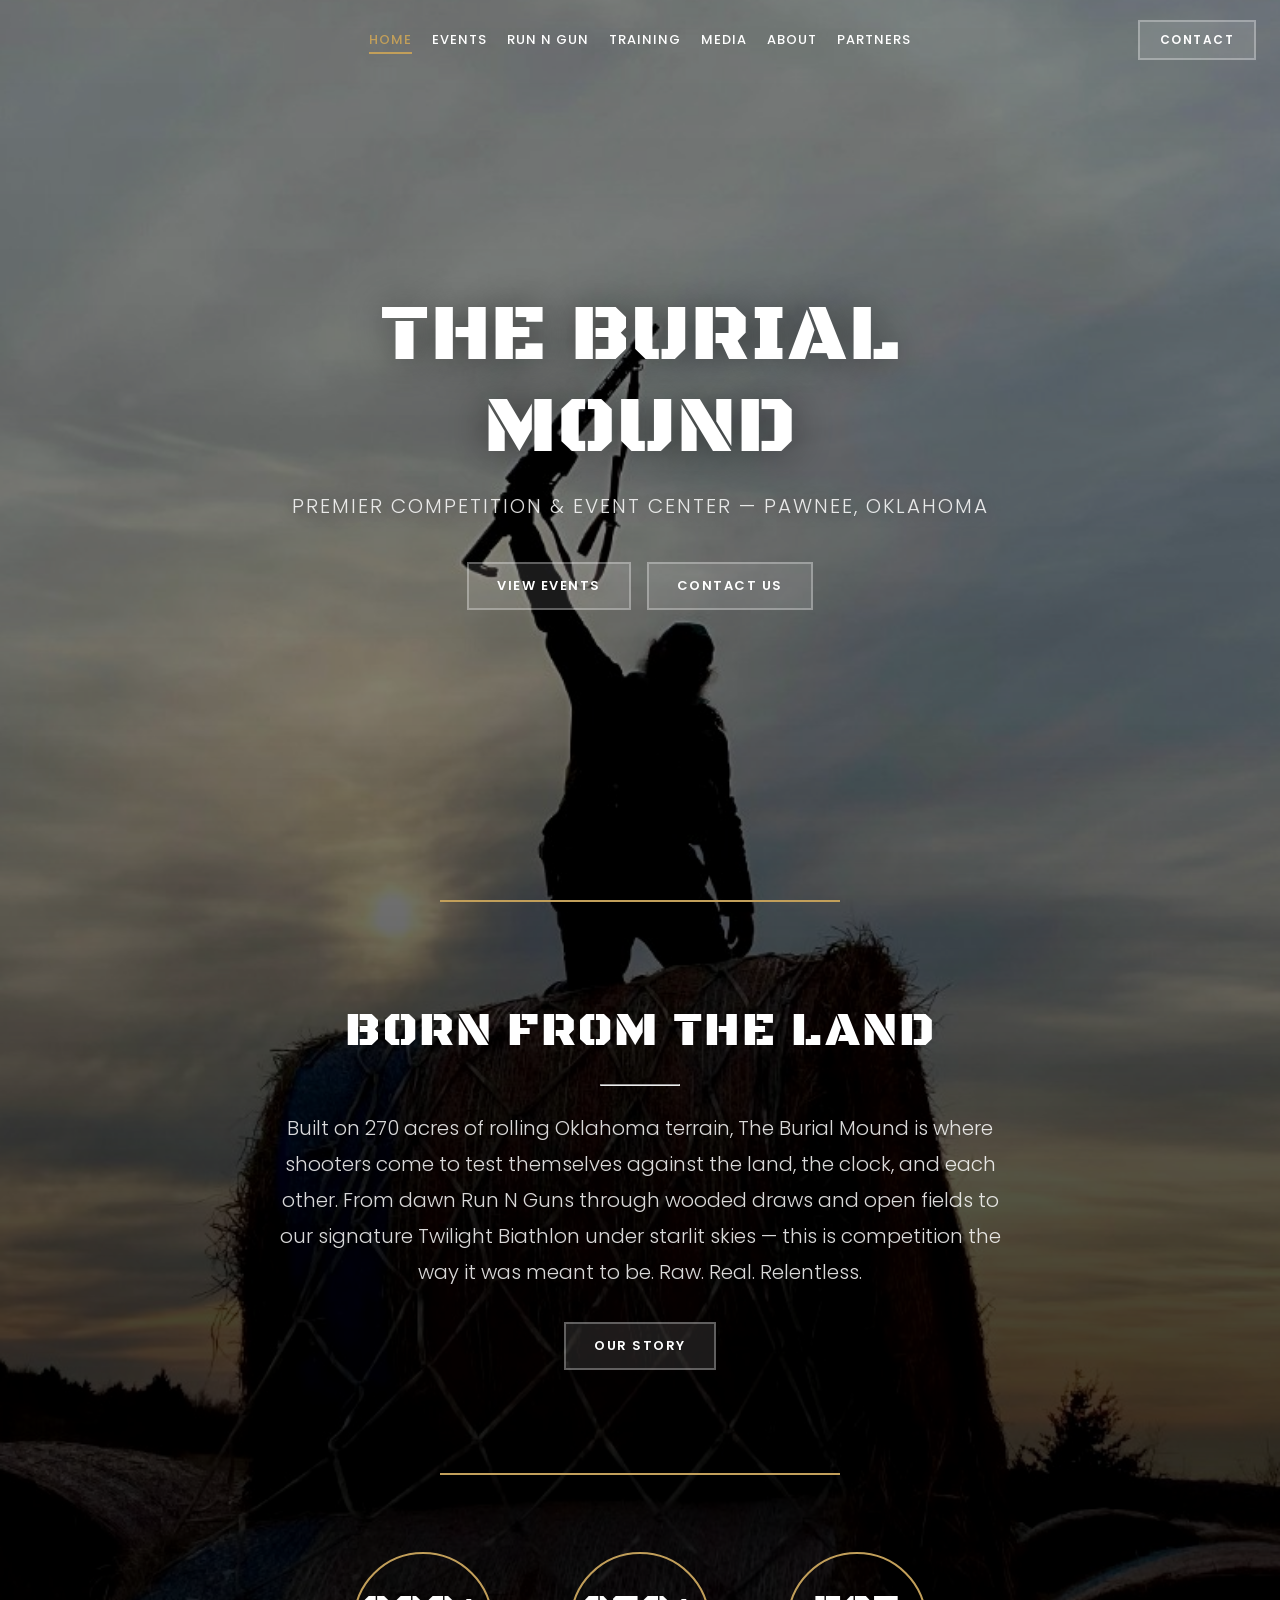
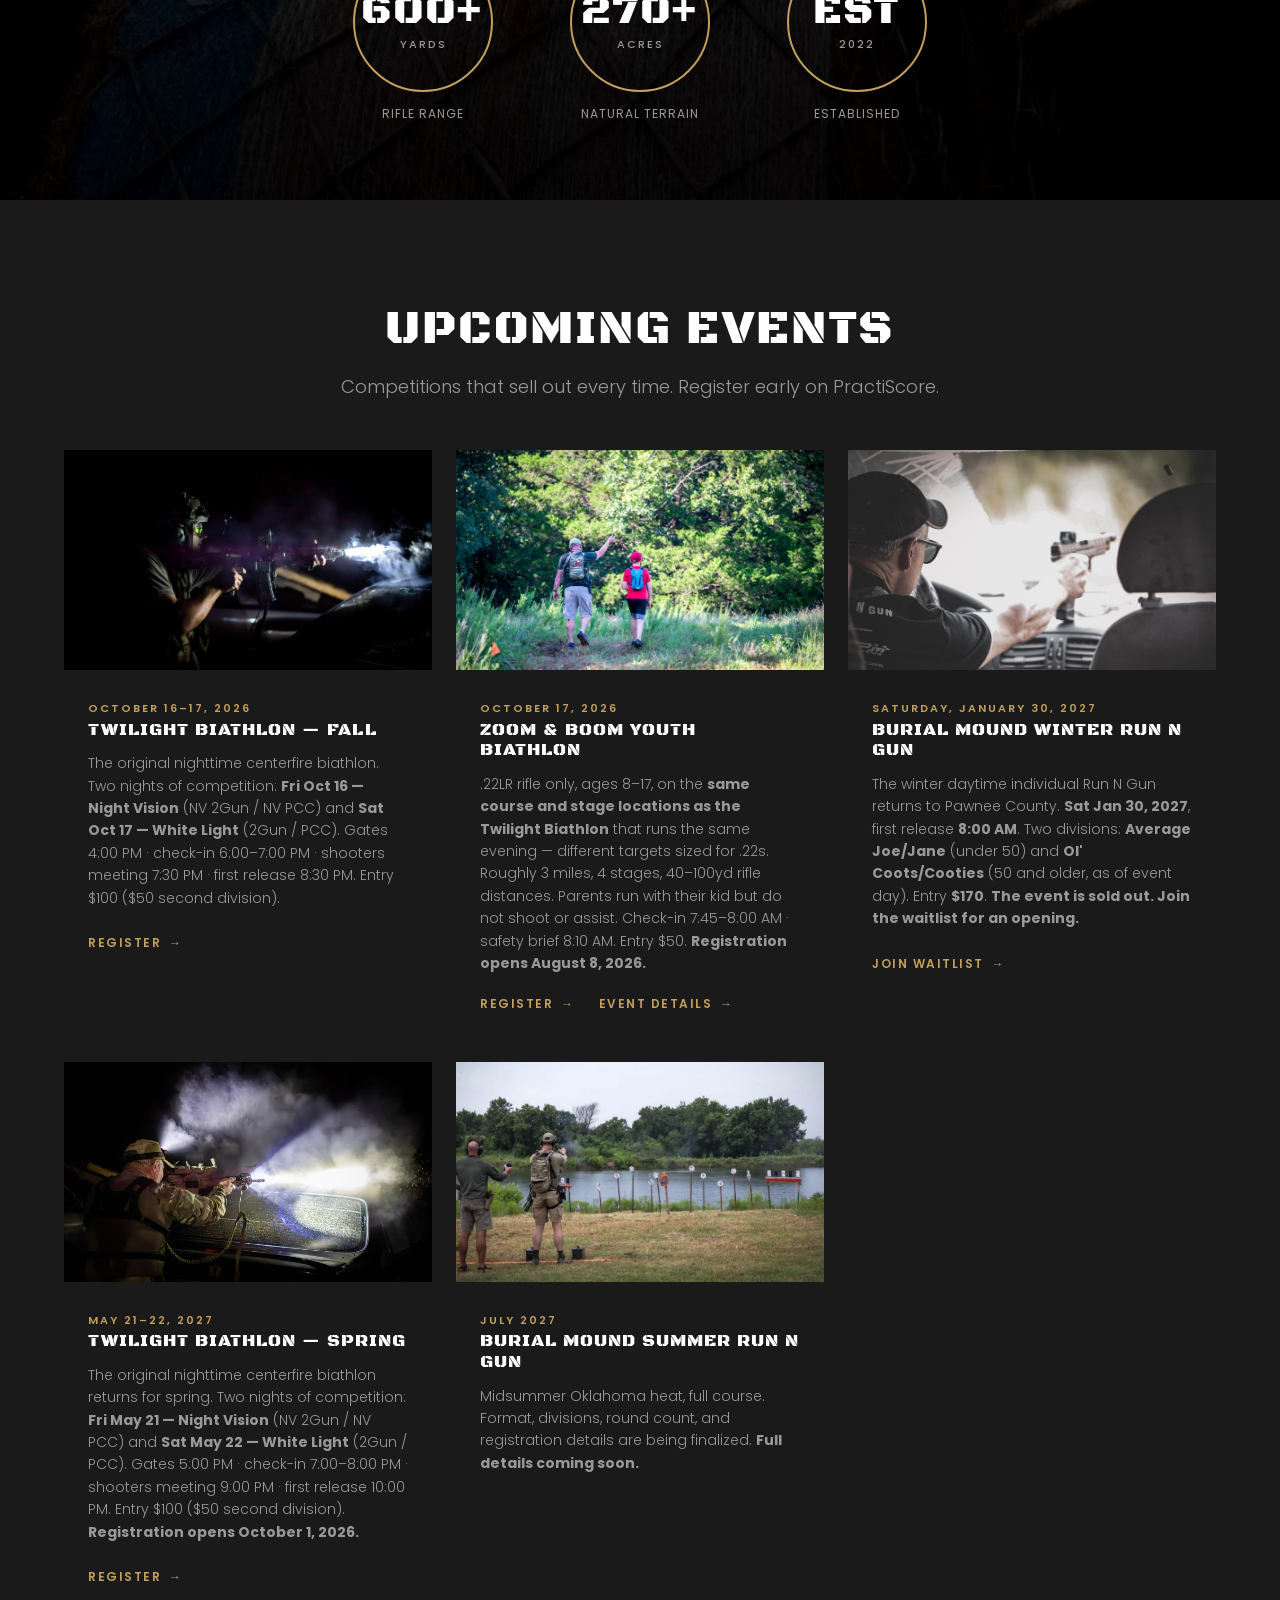
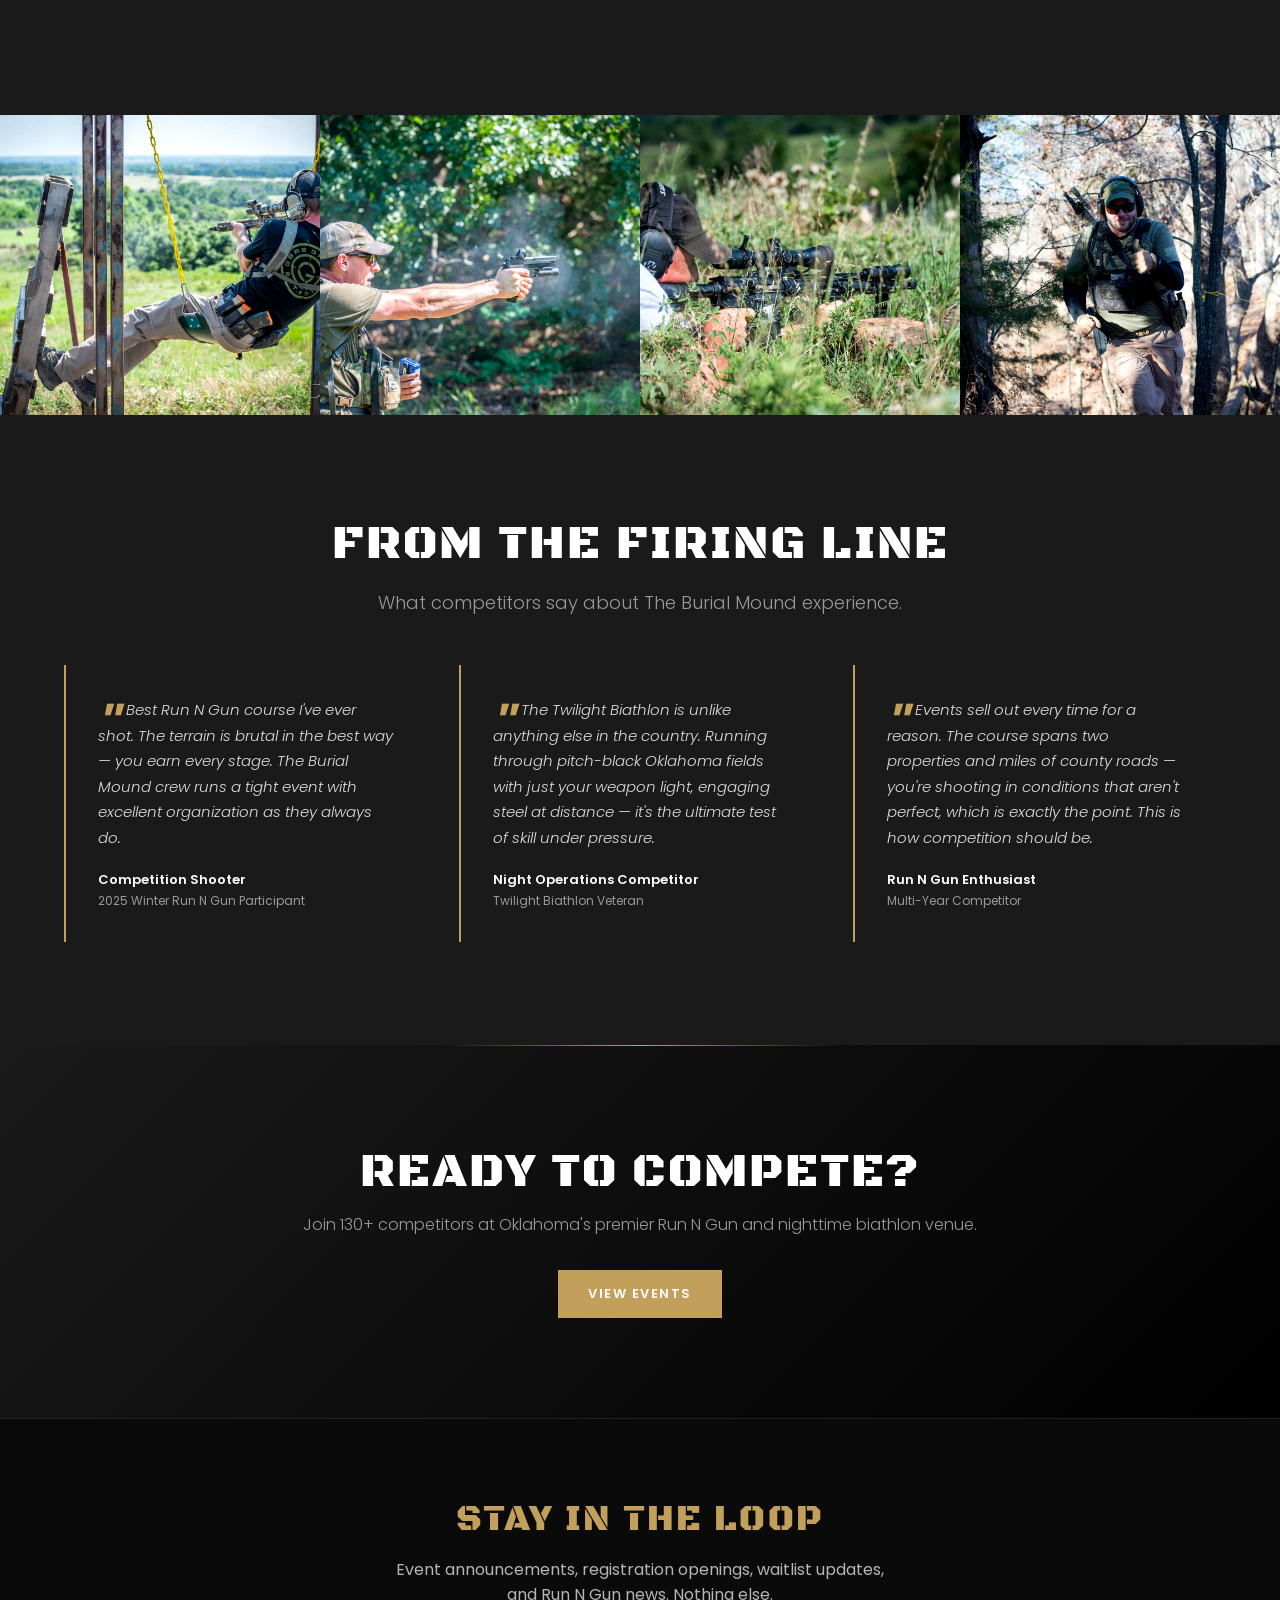
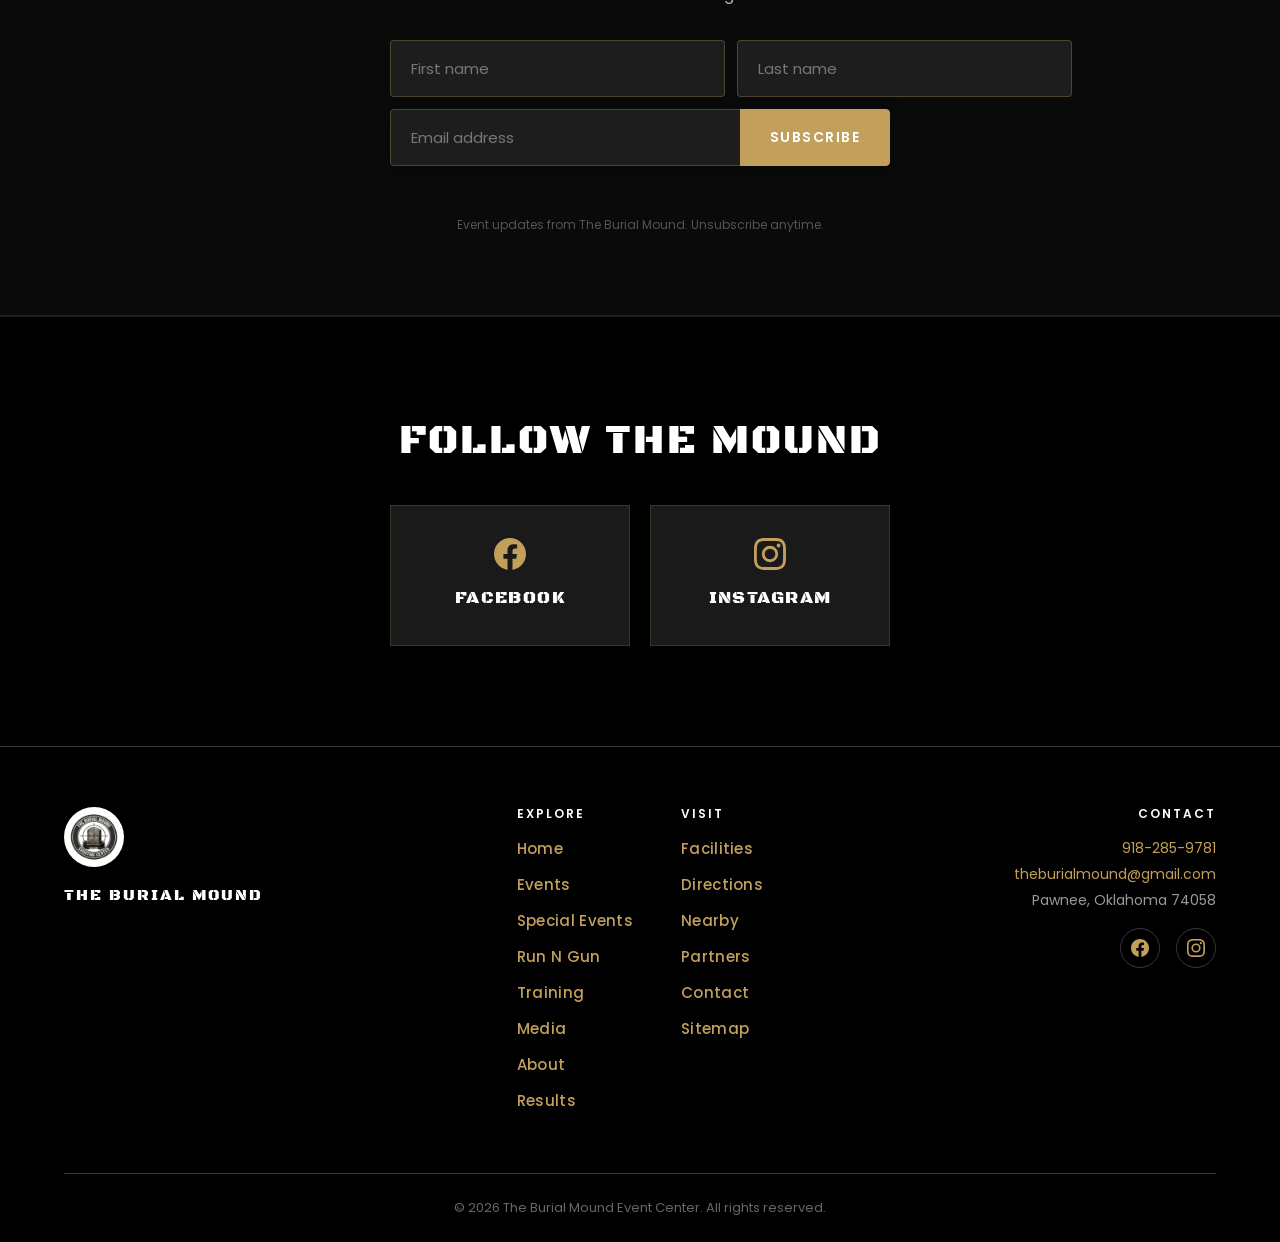
<file: index.html>
<!DOCTYPE html>
<html lang="en">
<head>
  <meta charset="UTF-8">
  <meta name="viewport" content="width=device-width, initial-scale=1.0">
  <title>The Burial Mound Event Center — Premier Competition &amp; Event Center</title>
  <meta name="description" content="The Burial Mound Event Center, Pawnee, Oklahoma. 270+ acres of competition terrain for Run N Gun events, the Twilight Biathlon, and tactical training.">
  <meta property="og:title" content="The Burial Mound Event Center">
  <meta property="og:description" content="Premier Competition & Event Center — Pawnee, Oklahoma. 270+ acres of world-class competition terrain.">
  <meta property="og:image" content="https://theburialmound.com/images/hero-sunset.jpg">
  <meta property="og:url" content="https://theburialmound.com/">
  <meta property="og:type" content="website">
  <meta property="og:site_name" content="The Burial Mound Event Center">
  <meta name="twitter:card" content="summary_large_image">
  <meta name="twitter:title" content="The Burial Mound Event Center">
  <meta name="twitter:description" content="Premier Competition & Event Center — Pawnee, Oklahoma. 270+ acres of world-class competition terrain.">
  <meta name="twitter:image" content="https://theburialmound.com/images/hero-sunset.jpg">
  <link rel="canonical" href="https://theburialmound.com/">
  <link rel="preload" as="image" href="images/hero-sunset.jpg" fetchpriority="high">
  <link rel="stylesheet" href="style.css">
  <script type="application/ld+json">
{
  "@context": "https://schema.org",
  "@type": "SportsActivityLocation",
  "name": "The Burial Mound Event Center",
  "description": "270+ acre competition and event facility in Pawnee, Oklahoma, hosting Run N Gun competitions, the Twilight Biathlon, and tactical training.",
  "url": "https://theburialmound.com/",
  "logo": "https://theburialmound.com/images/logo.jpg",
  "image": "https://theburialmound.com/images/hero-sunset.jpg",
  "telephone": "+1-918-285-9781",
  "email": "theburialmound@gmail.com",
  "address": {
    "@type": "PostalAddress",
    "streetAddress": "42251 South 34500 Road",
    "addressLocality": "Pawnee",
    "addressRegion": "OK",
    "postalCode": "74058",
    "addressCountry": "US"
  },
  "geo": {
    "@type": "GeoCoordinates",
    "latitude": 36.40236,
    "longitude": -96.854434
  },
  "sameAs": [
    "https://www.facebook.com/theburialmound/",
    "https://www.instagram.com/theburialmound2022/"
  ]
}
  </script>
</head>
<body>

  <!-- ============================================================
       NAVIGATION
       ============================================================ -->
  <nav class="nav" role="navigation" aria-label="Main navigation">
    <div class="nav__inner">
      <div class="nav__links">
        <a href="index.html" class="active">Home</a>
        <a href="events.html">Events</a>
        <a href="rng.html">Run N Gun</a>
        <a href="training.html">Training</a>
        <a href="media.html">Media</a>
        <a href="about.html">About</a>
        <a href="partners.html">Partners</a>
      </div>

      <div class="nav__ctas">
        <a href="contact.html" class="btn-ghost btn-ghost--sm">Contact</a>
      </div>

      <button class="nav__hamburger" aria-label="Toggle menu" aria-expanded="false">
        <span></span>
        <span></span>
        <span></span>
      </button>
    </div>

    <!-- Mobile Menu -->
    <div class="nav__mobile-menu">
      <a href="index.html" class="active">Home</a>
      <a href="events.html">Events</a>
      <a href="rng.html">Run N Gun</a>
      <a href="training.html">Training</a>
      <a href="media.html">Media</a>
      <a href="about.html">About</a>
      <a href="partners.html">Partners</a>
      <a href="contact.html" class="btn-ghost">Contact</a>
    </div>
  </nav>

  <!-- ============================================================
       HERO MEGA-SECTION (image spans hero + stats + about)
       ============================================================ -->
  <div class="hero-mega">
    <div class="hero-mega__bg" style="background-image: url('images/hero-sunset.jpg');"></div>
    <div class="hero-mega__overlay"></div>

    <!-- Hero Content -->
    <header class="hero hero--transparent">
      <div class="hero__content">
        <h1 class="hero__title">THE BURIAL MOUND</h1>
        <p class="hero__subtitle">Premier Competition &amp; Event Center — Pawnee, Oklahoma</p>
        <div class="hero__ctas">
          <a href="events.html" class="btn-ghost">View Events</a>
          <a href="contact.html" class="btn-ghost">Contact Us</a>
        </div>
      </div>
    </header>

    <hr class="divider divider--light">

    <!-- About Preview -->
    <section class="section about-preview about-preview--transparent">
      <div class="container container--narrow">
        <h2 class="section-title reveal">BORN FROM THE LAND</h2>
        <hr class="divider--sm reveal">
        <p class="about-preview__text reveal">
          Built on 270 acres of rolling Oklahoma terrain, The Burial Mound is where shooters come to test themselves against the land, the clock, and each other. From dawn Run N Guns through wooded draws and open fields to our signature Twilight Biathlon under starlit skies — this is competition the way it was meant to be. Raw. Real. Relentless.
        </p>
        <a href="about.html" class="btn-ghost reveal">Our Story</a>
      </div>
    </section>

    <hr class="divider divider--light">

    <!-- Stats Row -->
    <section class="stats-row stats-row--transparent" aria-label="Key statistics">
      <div class="stat reveal">
        <div class="stat__circle">
          <span class="stat__number">600+</span>
          <span class="stat__label">Yards</span>
        </div>
        <p class="stat__desc">Rifle Range</p>
      </div>
      <div class="stat reveal reveal--delay-1">
        <div class="stat__circle">
          <span class="stat__number">270+</span>
          <span class="stat__label">Acres</span>
        </div>
        <p class="stat__desc">Natural Terrain</p>
      </div>
      <div class="stat reveal reveal--delay-2">
        <div class="stat__circle">
          <span class="stat__number">EST</span>
          <span class="stat__label">2022</span>
        </div>
        <p class="stat__desc">Established</p>
      </div>
    </section>
  </div>

  <!-- ============================================================
       UPCOMING EVENTS
       ============================================================ -->
  <section class="section" style="background: var(--gray-100);">
    <div class="container">
      <h2 class="section-title reveal">UPCOMING EVENTS</h2>
      <p class="section-subtitle reveal">Competitions that sell out every time. Register early on PractiScore.</p>

      <div class="cards-grid">

        <!-- Event: Twilight Biathlon Fall (night photo) -->
        <div class="card reveal">
          <img src="images/twilight-biathlon.jpg" alt="Night vision competitor at the Twilight Biathlon" class="card__image" loading="lazy" width="1618" height="1080">
          <div class="card__body">
            <span class="card__tag">October 16–17, 2026</span>
            <h3 class="card__title">Twilight Biathlon — Fall</h3>
            <p class="card__text">The original nighttime centerfire biathlon. Two nights of competition: <strong>Fri Oct 16 — Night Vision</strong> (NV 2Gun / NV PCC) and <strong>Sat Oct 17 — White Light</strong> (2Gun / PCC). Gates 4:00 PM · check-in 6:00–7:00 PM · shooters meeting 7:30 PM · first release 8:30 PM. Entry $100 ($50 second division).</p>
            <a href="https://twilightbiathlon.com/register/" class="card__link" target="_blank" rel="noopener noreferrer">Register</a>
          </div>
        </div>

        <!-- Event: Zoom & Boom Youth Biathlon 2026 -->
        <div class="card reveal reveal--delay-1">
          <img src="images/family-group.jpg" alt="Young shooter and adult run buddy at The Burial Mound" class="card__image" loading="lazy" width="1640" height="1080">
          <div class="card__body">
            <span class="card__tag">October 17, 2026</span>
            <h3 class="card__title">Zoom &amp; Boom Youth Biathlon</h3>
            <p class="card__text">.22LR rifle only, ages 8&ndash;17, on the <strong>same course and stage locations as the Twilight Biathlon</strong> that runs the same evening &mdash; different targets sized for .22s. Roughly 3 miles, 4 stages, 40&ndash;100yd rifle distances. Parents run with their kid but do not shoot or assist. Check-in 7:45&ndash;8:00 AM &middot; safety brief 8:10 AM. Entry $50. <strong>Registration opens August 8, 2026.</strong></p>
            <div class="card__links" style="display: flex; flex-wrap: wrap; gap: 10px 24px;">
              <a href="https://practiscore.com/kids-22-rng/register" class="card__link" target="_blank" rel="noopener noreferrer">Register</a>
              <a href="special-events.html#zoom-and-boom" class="card__link">Event Details</a>
            </div>
          </div>
        </div>

        <!-- Event: Burial Mound Winter Run N Gun 2027 — sold out; waitlist open -->
        <div class="card reveal reveal--delay-2">
          <img src="images/winter-vehicle-stage.jpg" alt="Competitor engaging targets with a pistol through a vehicle windshield on a Run N Gun stage at The Burial Mound" class="card__image" loading="lazy" width="1725" height="1080">
          <div class="card__body">
            <span class="card__tag">Saturday, January 30, 2027</span>
            <h3 class="card__title">Burial Mound Winter Run N Gun</h3>
            <p class="card__text">The winter daytime individual Run N Gun returns to Pawnee County. <strong>Sat Jan 30, 2027</strong>, first release <strong>8:00 AM</strong>. Two divisions: <strong>Average Joe/Jane</strong> (under 50) and <strong>Ol' Coots/Cooties</strong> (50 and older, as of event day). Entry <strong>$170</strong>. <strong>The event is sold out. Join the waitlist for an opening.</strong></p>
            <a href="https://forms.cloud.microsoft/Pages/ResponsePage.aspx?id=DQSIkWdsW0yxEjajBLZtrQAAAAAAAAAAAAO__Yhy_BFUQkQwTDhXOURaVVE0UzNRWVlNUEE2TzlaMy4u" class="card__link" target="_blank" rel="noopener noreferrer">Join Waitlist</a>
          </div>
        </div>

        <!-- Event: Twilight Biathlon Spring 2027 (night photo) -->
        <div class="card reveal">
          <img src="images/twilight-spring.jpg" alt="White-light shooter engaging targets across a vehicle hood during the Twilight Biathlon night stage" class="card__image" loading="lazy" width="1362" height="911">
          <div class="card__body">
            <span class="card__tag">May 21–22, 2027</span>
            <h3 class="card__title">Twilight Biathlon — Spring</h3>
            <p class="card__text">The original nighttime centerfire biathlon returns for spring. Two nights of competition: <strong>Fri May 21 — Night Vision</strong> (NV 2Gun / NV PCC) and <strong>Sat May 22 — White Light</strong> (2Gun / PCC). Gates 5:00 PM · check-in 7:00–8:00 PM · shooters meeting 9:00 PM · first release 10:00 PM. Entry $100 ($50 second division). <strong>Registration opens October 1, 2026.</strong></p>
            <a href="https://twilightbiathlon.com/register/" class="card__link" target="_blank" rel="noopener noreferrer">Register</a>
          </div>
        </div>

        <!-- Event: Burial Mound Summer Run N Gun 2027 — details pending -->
        <div class="card reveal reveal--delay-1">
          <img src="images/summer-steel-pond.jpg" alt="Competitor engaging a steel plate rack across the pond on a summer Run N Gun stage at The Burial Mound" class="card__image" loading="lazy" width="1903" height="1080">
          <div class="card__body">
            <span class="card__tag">July 2027</span>
            <h3 class="card__title">Burial Mound Summer Run N Gun</h3>
            <p class="card__text">Midsummer Oklahoma heat, full course. Format, divisions, round count, and registration details are being finalized. <strong>Full details coming soon.</strong></p>
          </div>
        </div>

      </div>
    </div>
  </section>

  <!-- ============================================================
       GALLERY STRIP
       ============================================================ -->
  <section class="gallery-strip" aria-label="Photo gallery">
    <div class="gallery-strip__item">
      <img src="images/swing-obstacle.jpg" alt="Competitor on swing obstacle" class="gallery-strip__img" loading="lazy" width="1618" height="1080">
    </div>
    <div class="gallery-strip__item">
      <img src="images/pistol-woods.jpg" alt="Pistol shooting in woods" class="gallery-strip__img" loading="lazy" width="1618" height="1080">
    </div>
    <div class="gallery-strip__item">
      <img src="images/rifle-grass.jpg" alt="Rifle shooting in grass" class="gallery-strip__img" loading="lazy" width="1618" height="1080">
    </div>
    <div class="gallery-strip__item">
      <img src="images/woods-course.jpg" alt="Woods course section" class="gallery-strip__img" loading="lazy" width="1490" height="1080">
    </div>
  </section>

  <!-- ============================================================
       TESTIMONIALS
       ============================================================ -->
  <section class="section testimonials">
    <div class="container">
      <h2 class="section-title reveal">FROM THE FIRING LINE</h2>
      <p class="section-subtitle reveal">What competitors say about The Burial Mound experience.</p>

      <div class="testimonials-grid">
        <div class="testimonial reveal">
          <p class="testimonial__quote">Best Run N Gun course I've ever shot. The terrain is brutal in the best way — you earn every stage. The Burial Mound crew runs a tight event with excellent organization as they always do.</p>
          <p class="testimonial__author">Competition Shooter</p>
          <p class="testimonial__detail">2025 Winter Run N Gun Participant</p>
        </div>
        <div class="testimonial reveal reveal--delay-1">
          <p class="testimonial__quote">The Twilight Biathlon is unlike anything else in the country. Running through pitch-black Oklahoma fields with just your weapon light, engaging steel at distance — it's the ultimate test of skill under pressure.</p>
          <p class="testimonial__author">Night Operations Competitor</p>
          <p class="testimonial__detail">Twilight Biathlon Veteran</p>
        </div>
        <div class="testimonial reveal reveal--delay-2">
          <p class="testimonial__quote">Events sell out every time for a reason. The course spans two properties and miles of county roads — you're shooting in conditions that aren't perfect, which is exactly the point. This is how competition should be.</p>
          <p class="testimonial__author">Run N Gun Enthusiast</p>
          <p class="testimonial__detail">Multi-Year Competitor</p>
        </div>
      </div>
    </div>
  </section>

  <!-- ============================================================
       CTA BANNER
       ============================================================ -->
  <section class="cta-banner">
    <div class="container">
      <h2 class="cta-banner__title reveal">READY TO COMPETE?</h2>
      <p class="cta-banner__text reveal">Join 130+ competitors at Oklahoma's premier Run N Gun and nighttime biathlon venue.</p>
      <a href="events.html" class="btn-gold reveal">View Events</a>
    </div>
  </section>

  <!-- ============================================================
       EMAIL SIGNUP
       ============================================================ -->
  <section class="email-signup">
    <div class="container">
      <h2 class="email-signup__title reveal">STAY IN THE LOOP</h2>
      <p class="email-signup__text reveal">Event announcements, registration openings, waitlist updates, and Run N Gun news. Nothing else.</p>
      <form id="bm-signup" class="email-signup__form reveal" method="POST" action="https://a13d6b24.sibforms.com/serve/[base64]" data-type="subscription" novalidate>
        <div class="email-signup__names">
          <input type="text" name="FIRSTNAME" placeholder="First name" class="email-signup__input" aria-label="First name" autocomplete="given-name" required>
          <input type="text" name="LASTNAME" placeholder="Last name" class="email-signup__input" aria-label="Last name" autocomplete="family-name" required>
        </div>
        <div class="email-signup__input-group">
          <input type="email" name="EMAIL" placeholder="Email address" class="email-signup__input" aria-label="Email address" autocomplete="email" required>
          <button type="submit" class="btn-gold email-signup__btn">SUBSCRIBE</button>
        </div>
        <input type="text" name="email_address_check" value="" class="email-signup__hp" tabindex="-1" autocomplete="off" aria-hidden="true">
        <input type="hidden" name="locale" value="en">
        <p class="email-signup__status" role="status" aria-live="polite"></p>
      </form>
      <p class="email-signup__disclaimer reveal">Event updates from The Burial Mound. Unsubscribe anytime.</p>
    </div>
  </section>

  <!-- ============================================================
       FOLLOW STRIP
       ============================================================ -->
  <section class="follow-strip">
    <div class="container">
      <h2 class="follow-strip__title reveal">FOLLOW THE MOUND</h2>
      <div class="follow-strip__tiles reveal">
        <a href="https://www.facebook.com/theburialmound/" class="follow-tile" target="_blank" rel="noopener noreferrer" aria-label="Follow on Facebook">
          <svg class="follow-tile__icon" viewBox="0 0 24 24" xmlns="http://www.w3.org/2000/svg" aria-hidden="true"><path d="M24 12.073c0-6.627-5.373-12-12-12s-12 5.373-12 12c0 5.99 4.388 10.954 10.125 11.854v-8.385H7.078v-3.47h3.047V9.43c0-3.007 1.792-4.669 4.533-4.669 1.312 0 2.686.235 2.686.235v2.953H15.83c-1.491 0-1.956.925-1.956 1.874v2.25h3.328l-.532 3.47h-2.796v8.385C19.612 23.027 24 18.062 24 12.073z"/></svg>
          <span class="follow-tile__platform">FACEBOOK</span>
        </a>
        <a href="https://www.instagram.com/theburialmound2022/" class="follow-tile" target="_blank" rel="noopener noreferrer" aria-label="Follow on Instagram">
          <svg class="follow-tile__icon" viewBox="0 0 24 24" xmlns="http://www.w3.org/2000/svg" aria-hidden="true"><path d="M12 2.163c3.204 0 3.584.012 4.85.07 3.252.148 4.771 1.691 4.919 4.919.058 1.265.069 1.645.069 4.849 0 3.205-.012 3.584-.069 4.849-.149 3.225-1.664 4.771-4.919 4.919-1.266.058-1.644.07-4.85.07-3.204 0-3.584-.012-4.849-.07-3.26-.149-4.771-1.699-4.919-4.92-.058-1.265-.07-1.644-.07-4.849 0-3.204.013-3.583.07-4.849.149-3.227 1.664-4.771 4.919-4.919 1.266-.057 1.645-.069 4.849-.069zM12 0C8.741 0 8.333.014 7.053.072 2.695.272.273 2.69.073 7.052.014 8.333 0 8.741 0 12c0 3.259.014 3.668.072 4.948.2 4.358 2.618 6.78 6.98 6.98C8.333 23.986 8.741 24 12 24c3.259 0 3.668-.014 4.948-.072 4.354-.2 6.782-2.618 6.979-6.98.059-1.28.073-1.689.073-4.948 0-3.259-.014-3.667-.072-4.947-.196-4.354-2.617-6.78-6.979-6.98C15.668.014 15.259 0 12 0zm0 5.838a6.162 6.162 0 100 12.324 6.162 6.162 0 000-12.324zM12 16a4 4 0 110-8 4 4 0 010 8zm6.406-11.845a1.44 1.44 0 100 2.881 1.44 1.44 0 000-2.881z"/></svg>
          <span class="follow-tile__platform">INSTAGRAM</span>
        </a>
      </div>
    </div>
  </section>

  <!-- ============================================================
       FOOTER
       ============================================================ -->
  <footer class="footer" role="contentinfo">
    <div class="container">
      <div class="footer__grid">

        <!-- Brand -->
        <div class="footer__brand">
          <div class="footer__logo-circle">
            <img src="images/logo.jpg" alt="The Burial Mound logo" width="52" height="52">
          </div>
          <span class="footer__brand-name">The Burial Mound</span>
        </div>

        <!-- Nav -->
        <div class="footer__nav">
          <div class="footer__nav-column">
            <h3>Explore</h3>
            <a href="index.html">Home</a>
            <a href="events.html">Events</a>
            <a href="special-events.html">Special Events</a>
            <a href="rng.html">Run N Gun</a>
            <a href="training.html">Training</a>
            <a href="media.html">Media</a>
            <a href="about.html">About</a>
            <a href="rng.html#results">Results</a>
          </div>
          <div class="footer__nav-column">
            <h3>Visit</h3>
            <a href="facilities.html">Facilities</a>
            <a href="directions.html">Directions</a>
            <a href="nearby.html">Nearby</a>
            <a href="partners.html">Partners</a>
            <a href="contact.html">Contact</a>
            <a href="sitemap.html">Sitemap</a>
          </div>
        </div>

        <!-- Contact -->
        <div class="footer__contact">
          <h3>Contact</h3>
          <p><a href="tel:9182859781">918-285-9781</a></p>
          <p><a href="mailto:theburialmound@gmail.com">theburialmound@gmail.com</a></p>
          <p>Pawnee, Oklahoma 74058</p>

          <div class="footer__socials">
            <!-- Facebook -->
            <a href="https://www.facebook.com/theburialmound/" class="footer__social-icon" target="_blank" rel="noopener noreferrer" aria-label="Facebook">
              <svg viewBox="0 0 24 24" xmlns="http://www.w3.org/2000/svg"><path d="M24 12.073c0-6.627-5.373-12-12-12s-12 5.373-12 12c0 5.99 4.388 10.954 10.125 11.854v-8.385H7.078v-3.47h3.047V9.43c0-3.007 1.792-4.669 4.533-4.669 1.312 0 2.686.235 2.686.235v2.953H15.83c-1.491 0-1.956.925-1.956 1.874v2.25h3.328l-.532 3.47h-2.796v8.385C19.612 23.027 24 18.062 24 12.073z"/></svg>
            </a>
            <!-- Instagram -->
            <a href="https://www.instagram.com/theburialmound2022/" class="footer__social-icon" target="_blank" rel="noopener noreferrer" aria-label="Instagram">
              <svg viewBox="0 0 24 24" xmlns="http://www.w3.org/2000/svg"><path d="M12 2.163c3.204 0 3.584.012 4.85.07 3.252.148 4.771 1.691 4.919 4.919.058 1.265.069 1.645.069 4.849 0 3.205-.012 3.584-.069 4.849-.149 3.225-1.664 4.771-4.919 4.919-1.266.058-1.644.07-4.85.07-3.204 0-3.584-.012-4.849-.07-3.26-.149-4.771-1.699-4.919-4.92-.058-1.265-.07-1.644-.07-4.849 0-3.204.013-3.583.07-4.849.149-3.227 1.664-4.771 4.919-4.919 1.266-.057 1.645-.069 4.849-.069zM12 0C8.741 0 8.333.014 7.053.072 2.695.272.273 2.69.073 7.052.014 8.333 0 8.741 0 12c0 3.259.014 3.668.072 4.948.2 4.358 2.618 6.78 6.98 6.98C8.333 23.986 8.741 24 12 24c3.259 0 3.668-.014 4.948-.072 4.354-.2 6.782-2.618 6.979-6.98.059-1.28.073-1.689.073-4.948 0-3.259-.014-3.667-.072-4.947-.196-4.354-2.617-6.78-6.979-6.98C15.668.014 15.259 0 12 0zm0 5.838a6.162 6.162 0 100 12.324 6.162 6.162 0 000-12.324zM12 16a4 4 0 110-8 4 4 0 010 8zm6.406-11.845a1.44 1.44 0 100 2.881 1.44 1.44 0 000-2.881z"/></svg>
            </a>
            <!-- YouTube -->
          </div>
        </div>

      </div>

      <div class="footer__bottom">
        <p class="footer__copyright">&copy; 2026 The Burial Mound Event Center. All rights reserved.</p>
      </div>
    </div>
  </footer>

  <script src="main.js"></script>
</body>
</html>
</file>
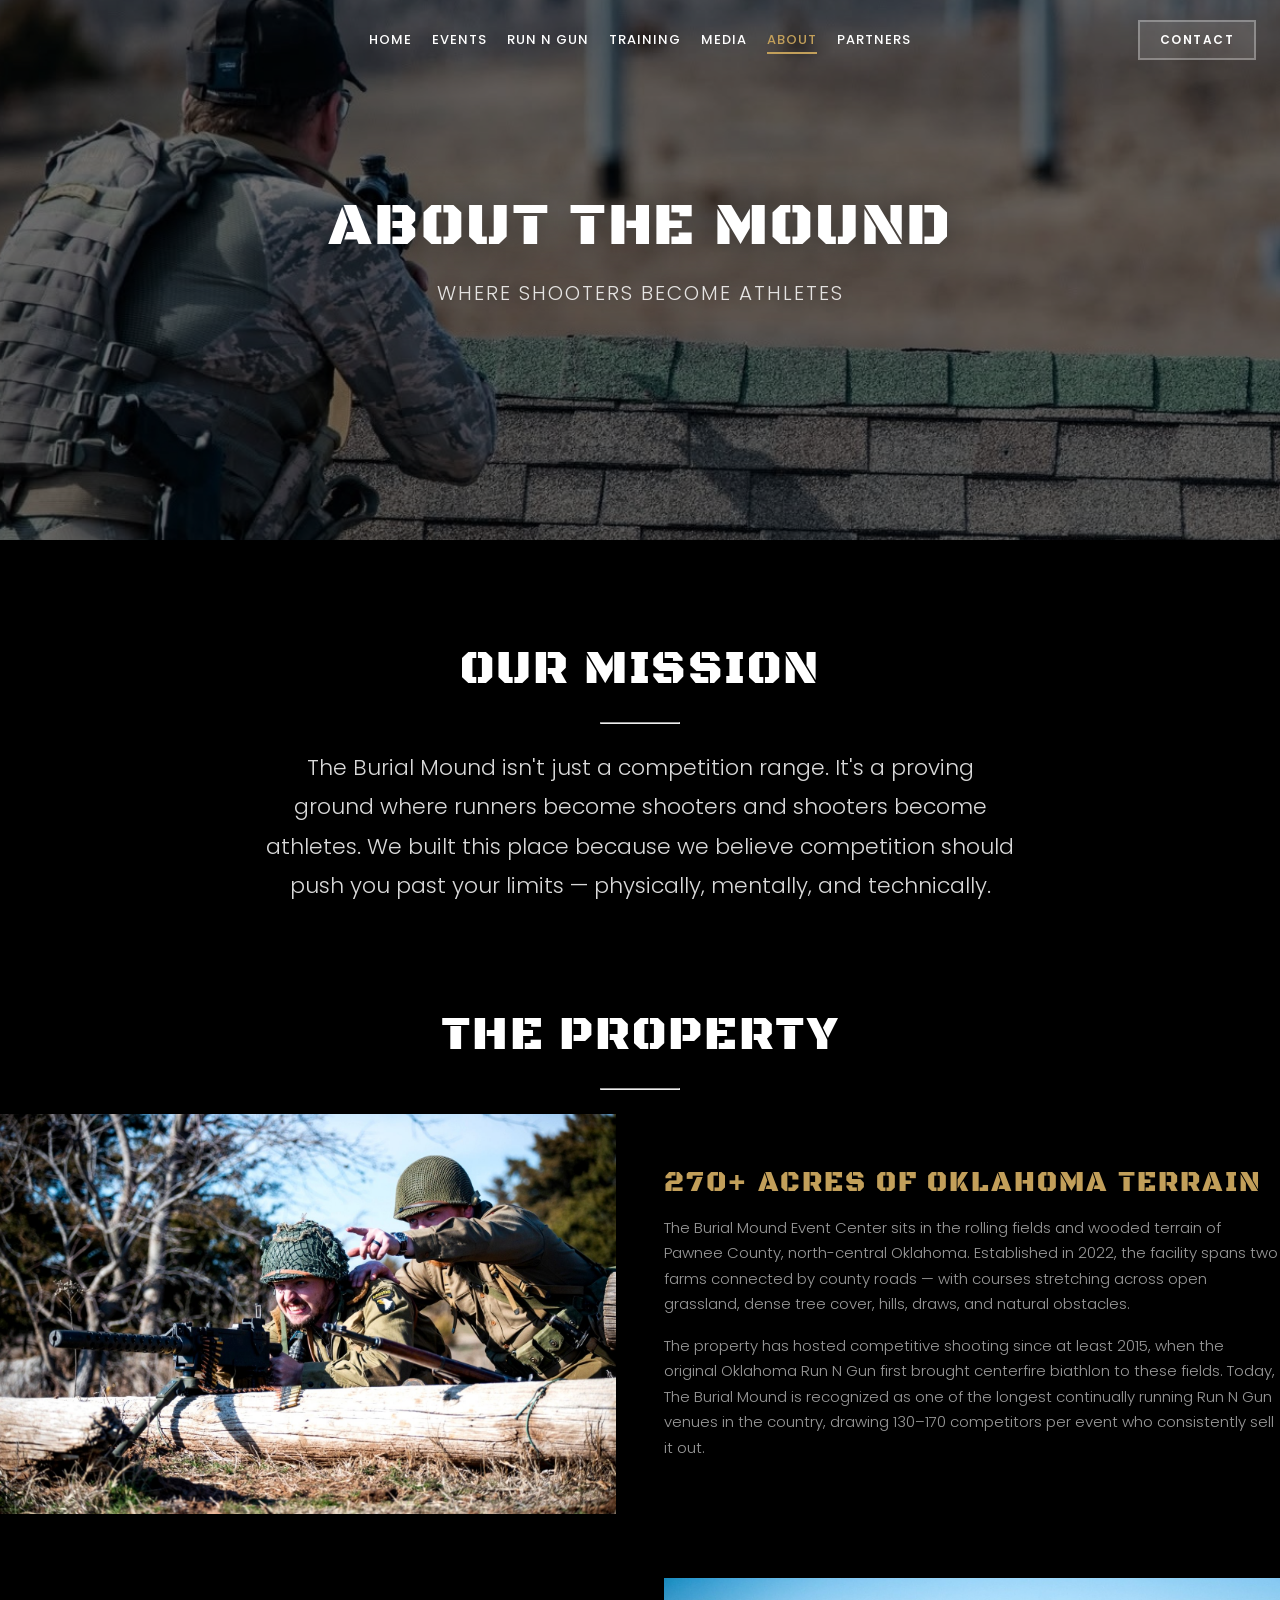
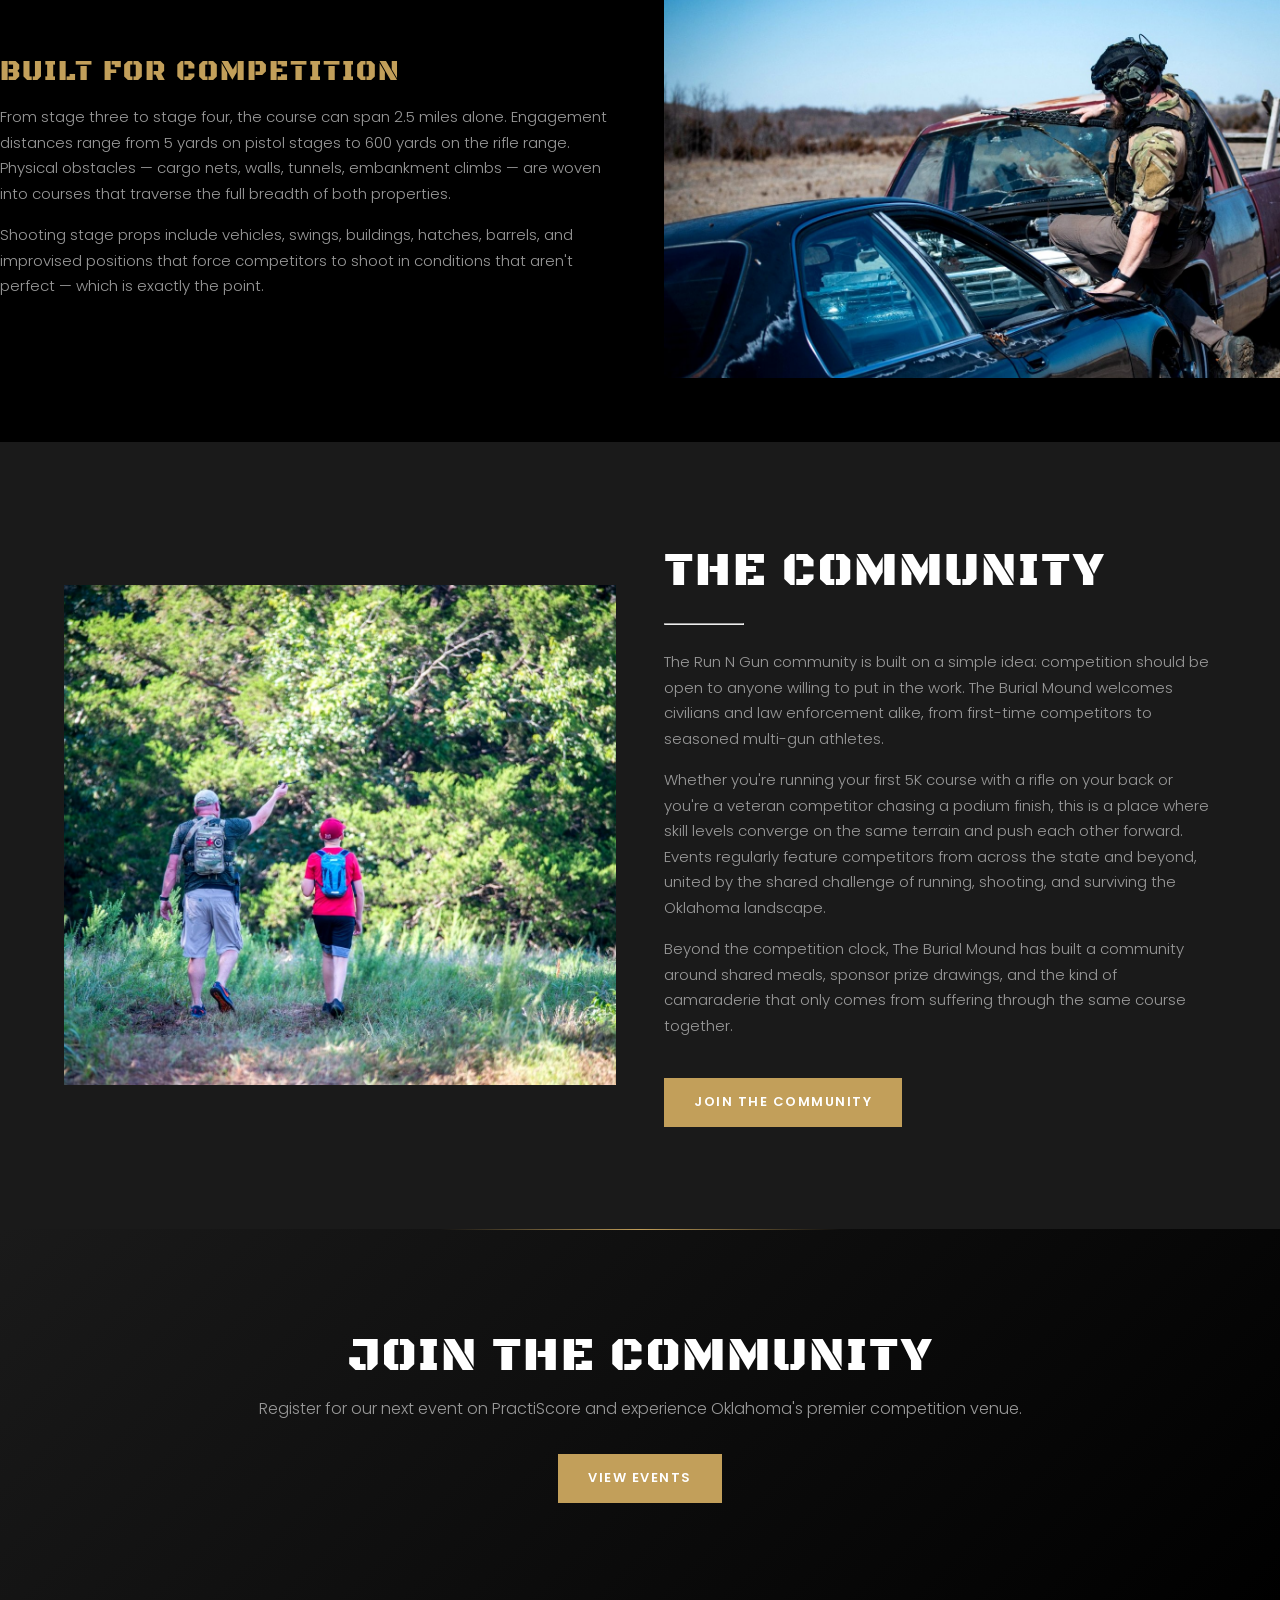
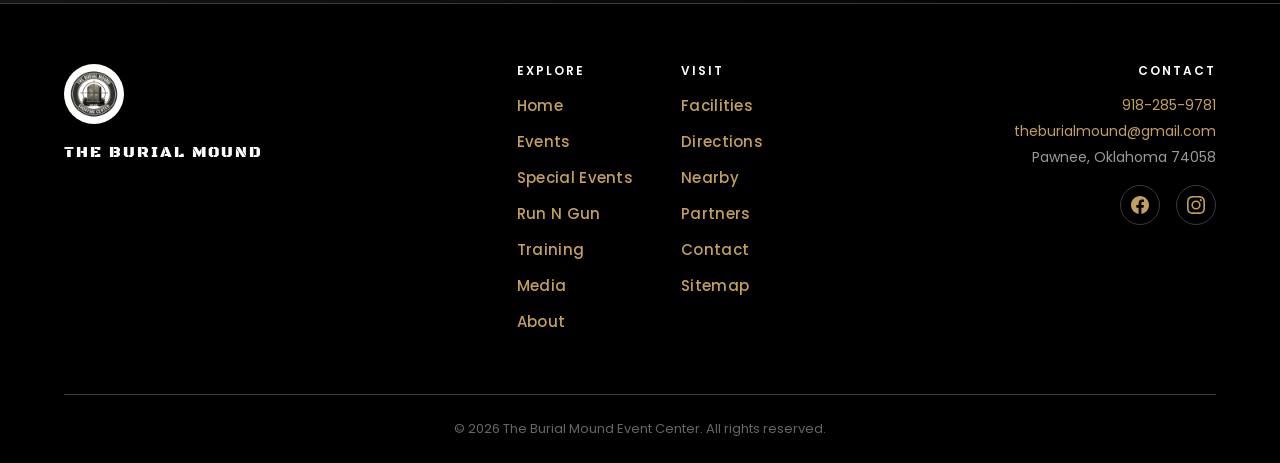
<file: about.html>
<!DOCTYPE html>
<html lang="en">
<head>
  <meta charset="UTF-8">
  <meta name="viewport" content="width=device-width, initial-scale=1.0">
  <title>About — The Burial Mound Event Center</title>
  <meta name="description" content="Learn about The Burial Mound Event Center in Pawnee, Oklahoma. 270+ acres of competition terrain, established 2022. Oklahoma's premier outdoor event venue.">
  <meta property="og:title" content="About The Burial Mound Event Center">
  <meta property="og:description" content="The proving ground where runners become shooters and shooters become athletes. 270+ acres in Pawnee, Oklahoma.">
  <meta property="og:image" content="https://theburialmound.com/images/bm-rng-20.jpg">
  <meta property="og:url" content="https://theburialmound.com/about">
  <meta property="og:type" content="website">
  <meta property="og:site_name" content="The Burial Mound Event Center">
  <meta name="twitter:card" content="summary_large_image">
  <meta name="twitter:title" content="About The Burial Mound Event Center">
  <meta name="twitter:description" content="The proving ground where runners become shooters and shooters become athletes. 270+ acres in Pawnee, Oklahoma.">
  <meta name="twitter:image" content="https://theburialmound.com/images/bm-rng-20.jpg">
  <link rel="canonical" href="https://theburialmound.com/about.html">
  <link rel="preload" as="image" href="images/bm-rng-20.jpg" fetchpriority="high">
  <link rel="stylesheet" href="style.css">
</head>
<body>

  <!-- ============================================================
       NAVIGATION
       ============================================================ -->
  <nav class="nav" role="navigation" aria-label="Main navigation">
    <div class="nav__inner">
      <div class="nav__links">
        <a href="index.html">Home</a>
        <a href="events.html">Events</a>
        <a href="rng.html">Run N Gun</a>
        <a href="training.html">Training</a>
        <a href="media.html">Media</a>
        <a href="about.html" class="active">About</a>
        <a href="partners.html">Partners</a>
      </div>

      <div class="nav__ctas">
        <a href="contact.html" class="btn-ghost btn-ghost--sm">Contact</a>
      </div>

      <button class="nav__hamburger" aria-label="Toggle menu" aria-expanded="false">
        <span></span>
        <span></span>
        <span></span>
      </button>
    </div>

    <!-- Mobile Menu -->
    <div class="nav__mobile-menu">
      <a href="index.html">Home</a>
      <a href="events.html">Events</a>
      <a href="rng.html">Run N Gun</a>
      <a href="training.html">Training</a>
      <a href="media.html">Media</a>
      <a href="about.html" class="active">About</a>
      <a href="partners.html">Partners</a>
      <a href="contact.html" class="btn-ghost">Contact</a>
    </div>
  </nav>

  <!-- ============================================================
       HERO
       ============================================================ -->
  <header class="hero hero--sub">
    <div class="hero__bg hero__bg--about" style="background-image: url('images/bm-rng-20.jpg');"></div>
    <div class="hero__content">
      <h1 class="hero__title">ABOUT THE MOUND</h1>
      <p class="hero__subtitle">Where Shooters Become Athletes</p>
    </div>
  </header>

  <!-- ============================================================
       MISSION STATEMENT
       ============================================================ -->
  <section class="section">
    <div class="container container--narrow">
      <h2 class="section-title reveal">OUR MISSION</h2>
      <hr class="divider--sm reveal">
      <p class="about-mission__text reveal">
        The Burial Mound isn't just a competition range. It's a proving ground where runners become shooters and shooters become athletes. We built this place because we believe competition should push you past your limits — physically, mentally, and technically.
      </p>
    </div>
  </section>

      <h2 class="section-title reveal">THE PROPERTY</h2>
      <hr class="divider--sm reveal">

      <div class="about-property">
        <div class="about-property__image reveal">
          <img src="images/vintage-gun.jpg" alt="Vintage machine gun at The Burial Mound" loading="lazy" width="1618" height="1080">
        </div>
        <div class="about-property__content reveal reveal--delay-1">
          <h3>270+ ACRES OF OKLAHOMA TERRAIN</h3>
          <p>The Burial Mound Event Center sits in the rolling fields and wooded terrain of Pawnee County, north-central Oklahoma. Established in 2022, the facility spans two farms connected by county roads — with courses stretching across open grassland, dense tree cover, hills, draws, and natural obstacles.</p>
          <p>The property has hosted competitive shooting since at least 2015, when the original Oklahoma Run N Gun first brought centerfire biathlon to these fields. Today, The Burial Mound is recognized as one of the longest continually running Run N Gun venues in the country, drawing 130–170 competitors per event who consistently sell it out.</p>
        </div>
      </div>

      <div class="about-property about-property--reverse">
        <div class="about-property__image reveal">
          <img src="images/hood-shooter.jpg" alt="Competitor shooting from a vehicle hood at The Burial Mound" loading="lazy" width="1618" height="1080">
        </div>
        <div class="about-property__content reveal reveal--delay-1">
          <h3>BUILT FOR COMPETITION</h3>
          <p>From stage three to stage four, the course can span 2.5 miles alone. Engagement distances range from 5 yards on pistol stages to 600 yards on the rifle range. Physical obstacles — cargo nets, walls, tunnels, embankment climbs — are woven into courses that traverse the full breadth of both properties.</p>
          <p>Shooting stage props include vehicles, swings, buildings, hatches, barrels, and improvised positions that force competitors to shoot in conditions that aren't perfect — which is exactly the point.</p>
        </div>
      </div>
    </div>
  </section>

  <!-- ============================================================
       COMMUNITY
       ============================================================ -->
  <section class="section" style="background: var(--gray-100);">
    <div class="container">
      <div class="about-community">
        <div class="about-community__image reveal">
          <img src="images/family-group.jpg" alt="The Burial Mound community — competitors and families" loading="lazy" width="1640" height="1080">
        </div>
        <div class="about-community__content reveal reveal--delay-1">
          <h2 class="section-title" style="text-align: left;">THE COMMUNITY</h2>
          <hr class="divider--sm" style="margin-left: 0;">
          <p>The Run N Gun community is built on a simple idea: competition should be open to anyone willing to put in the work. The Burial Mound welcomes civilians and law enforcement alike, from first-time competitors to seasoned multi-gun athletes.</p>
          <p>Whether you're running your first 5K course with a rifle on your back or you're a veteran competitor chasing a podium finish, this is a place where skill levels converge on the same terrain and push each other forward. Events regularly feature competitors from across the state and beyond, united by the shared challenge of running, shooting, and surviving the Oklahoma landscape.</p>
          <p>Beyond the competition clock, The Burial Mound has built a community around shared meals, sponsor prize drawings, and the kind of camaraderie that only comes from suffering through the same course together.</p>
          <a href="events.html" class="btn-gold" style="margin-top: 24px;">Join the Community</a>
        </div>
      </div>
    </div>
  </section>

  <!-- ============================================================
       CTA BANNER
       ============================================================ -->
  <section class="cta-banner">
    <div class="container">
      <h2 class="cta-banner__title reveal">JOIN THE COMMUNITY</h2>
      <p class="cta-banner__text reveal">Register for our next event on PractiScore and experience Oklahoma's premier competition venue.</p>
      <a href="events.html" class="btn-gold reveal">View Events</a>
    </div>
  </section>

  <!-- ============================================================
       FOOTER
       ============================================================ -->
  <footer class="footer" role="contentinfo">
    <div class="container">
      <div class="footer__grid">

        <!-- Brand -->
        <div class="footer__brand">
          <div class="footer__logo-circle">
            <img src="images/logo.jpg" alt="The Burial Mound logo" width="52" height="52">
          </div>
          <span class="footer__brand-name">The Burial Mound</span>
        </div>

        <!-- Nav -->
        <div class="footer__nav">
          <div class="footer__nav-column">
            <h3>Explore</h3>
            <a href="index.html">Home</a>
            <a href="events.html">Events</a>
            <a href="special-events.html">Special Events</a>
            <a href="rng.html">Run N Gun</a>
            <a href="training.html">Training</a>
            <a href="media.html">Media</a>
            <a href="about.html" class="active">About</a>
          </div>
          <div class="footer__nav-column">
            <h3>Visit</h3>
            <a href="facilities.html">Facilities</a>
            <a href="directions.html">Directions</a>
            <a href="nearby.html">Nearby</a>
            <a href="partners.html">Partners</a>
            <a href="contact.html">Contact</a>
            <a href="sitemap.html">Sitemap</a>
          </div>
        </div>

        <!-- Contact -->
        <div class="footer__contact">
          <h3>Contact</h3>
          <p><a href="tel:9182859781">918-285-9781</a></p>
          <p><a href="mailto:theburialmound@gmail.com">theburialmound@gmail.com</a></p>
          <p>Pawnee, Oklahoma 74058</p>

          <div class="footer__socials">
            <!-- Facebook -->
            <a href="https://www.facebook.com/theburialmound/" class="footer__social-icon" target="_blank" rel="noopener noreferrer" aria-label="Facebook">
              <svg viewBox="0 0 24 24" xmlns="http://www.w3.org/2000/svg"><path d="M24 12.073c0-6.627-5.373-12-12-12s-12 5.373-12 12c0 5.99 4.388 10.954 10.125 11.854v-8.385H7.078v-3.47h3.047V9.43c0-3.007 1.792-4.669 4.533-4.669 1.312 0 2.686.235 2.686.235v2.953H15.83c-1.491 0-1.956.925-1.956 1.874v2.25h3.328l-.532 3.47h-2.796v8.385C19.612 23.027 24 18.062 24 12.073z"/></svg>
            </a>
            <!-- Instagram -->
            <a href="https://www.instagram.com/theburialmound2022/" class="footer__social-icon" target="_blank" rel="noopener noreferrer" aria-label="Instagram">
              <svg viewBox="0 0 24 24" xmlns="http://www.w3.org/2000/svg"><path d="M12 2.163c3.204 0 3.584.012 4.85.07 3.252.148 4.771 1.691 4.919 4.919.058 1.265.069 1.645.069 4.849 0 3.205-.012 3.584-.069 4.849-.149 3.225-1.664 4.771-4.919 4.919-1.266.058-1.644.07-4.85.07-3.204 0-3.584-.012-4.849-.07-3.26-.149-4.771-1.699-4.919-4.92-.058-1.265-.07-1.644-.07-4.849 0-3.204.013-3.583.07-4.849.149-3.227 1.664-4.771 4.919-4.919 1.266-.057 1.645-.069 4.849-.069zM12 0C8.741 0 8.333.014 7.053.072 2.695.272.273 2.69.073 7.052.014 8.333 0 8.741 0 12c0 3.259.014 3.668.072 4.948.2 4.358 2.618 6.78 6.98 6.98C8.333 23.986 8.741 24 12 24c3.259 0 3.668-.014 4.948-.072 4.354-.2 6.782-2.618 6.979-6.98.059-1.28.073-1.689.073-4.948 0-3.259-.014-3.667-.072-4.947-.196-4.354-2.617-6.78-6.979-6.98C15.668.014 15.259 0 12 0zm0 5.838a6.162 6.162 0 100 12.324 6.162 6.162 0 000-12.324zM12 16a4 4 0 110-8 4 4 0 010 8zm6.406-11.845a1.44 1.44 0 100 2.881 1.44 1.44 0 000-2.881z"/></svg>
            </a>
            <!-- YouTube -->
          </div>
        </div>

      </div>

      <div class="footer__bottom">
        <p class="footer__copyright">&copy; 2026 The Burial Mound Event Center. All rights reserved.</p>
      </div>
    </div>
  </footer>

  <script src="main.js"></script>
</body>
</html>
</file>
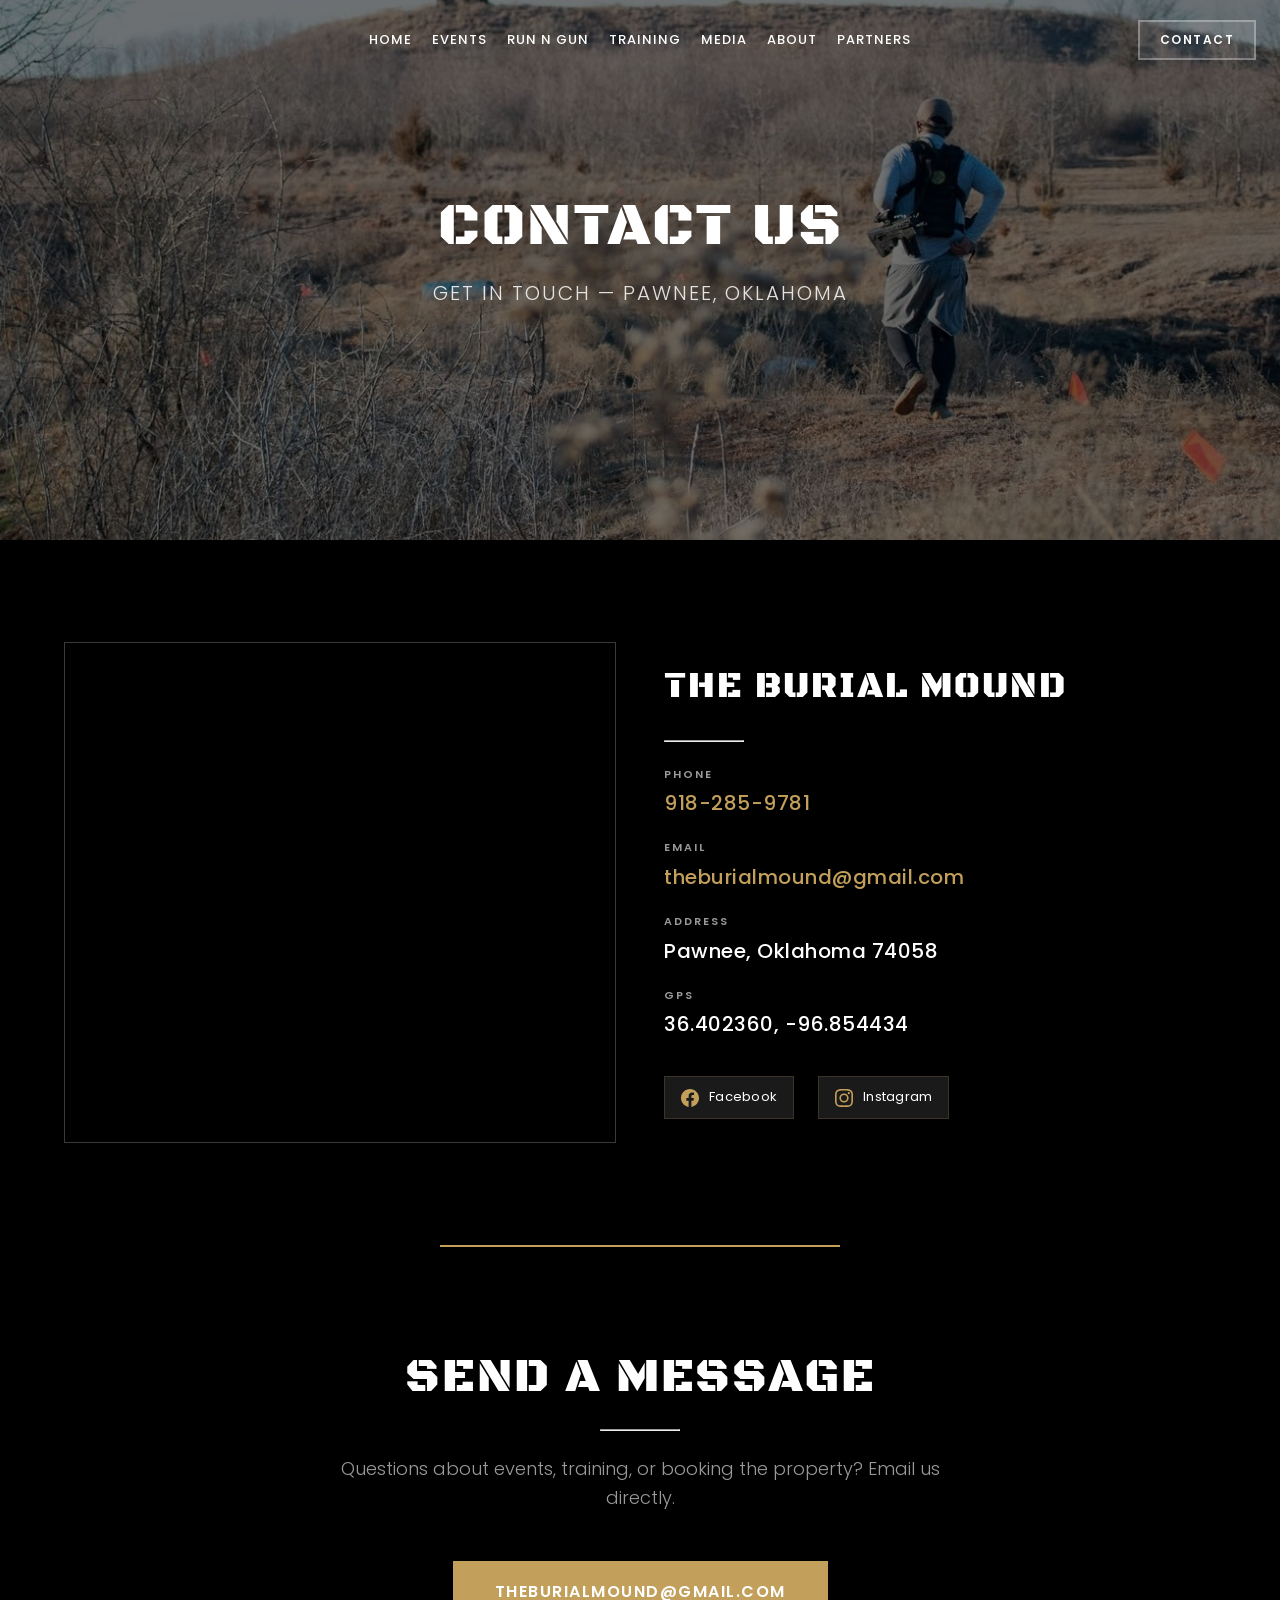
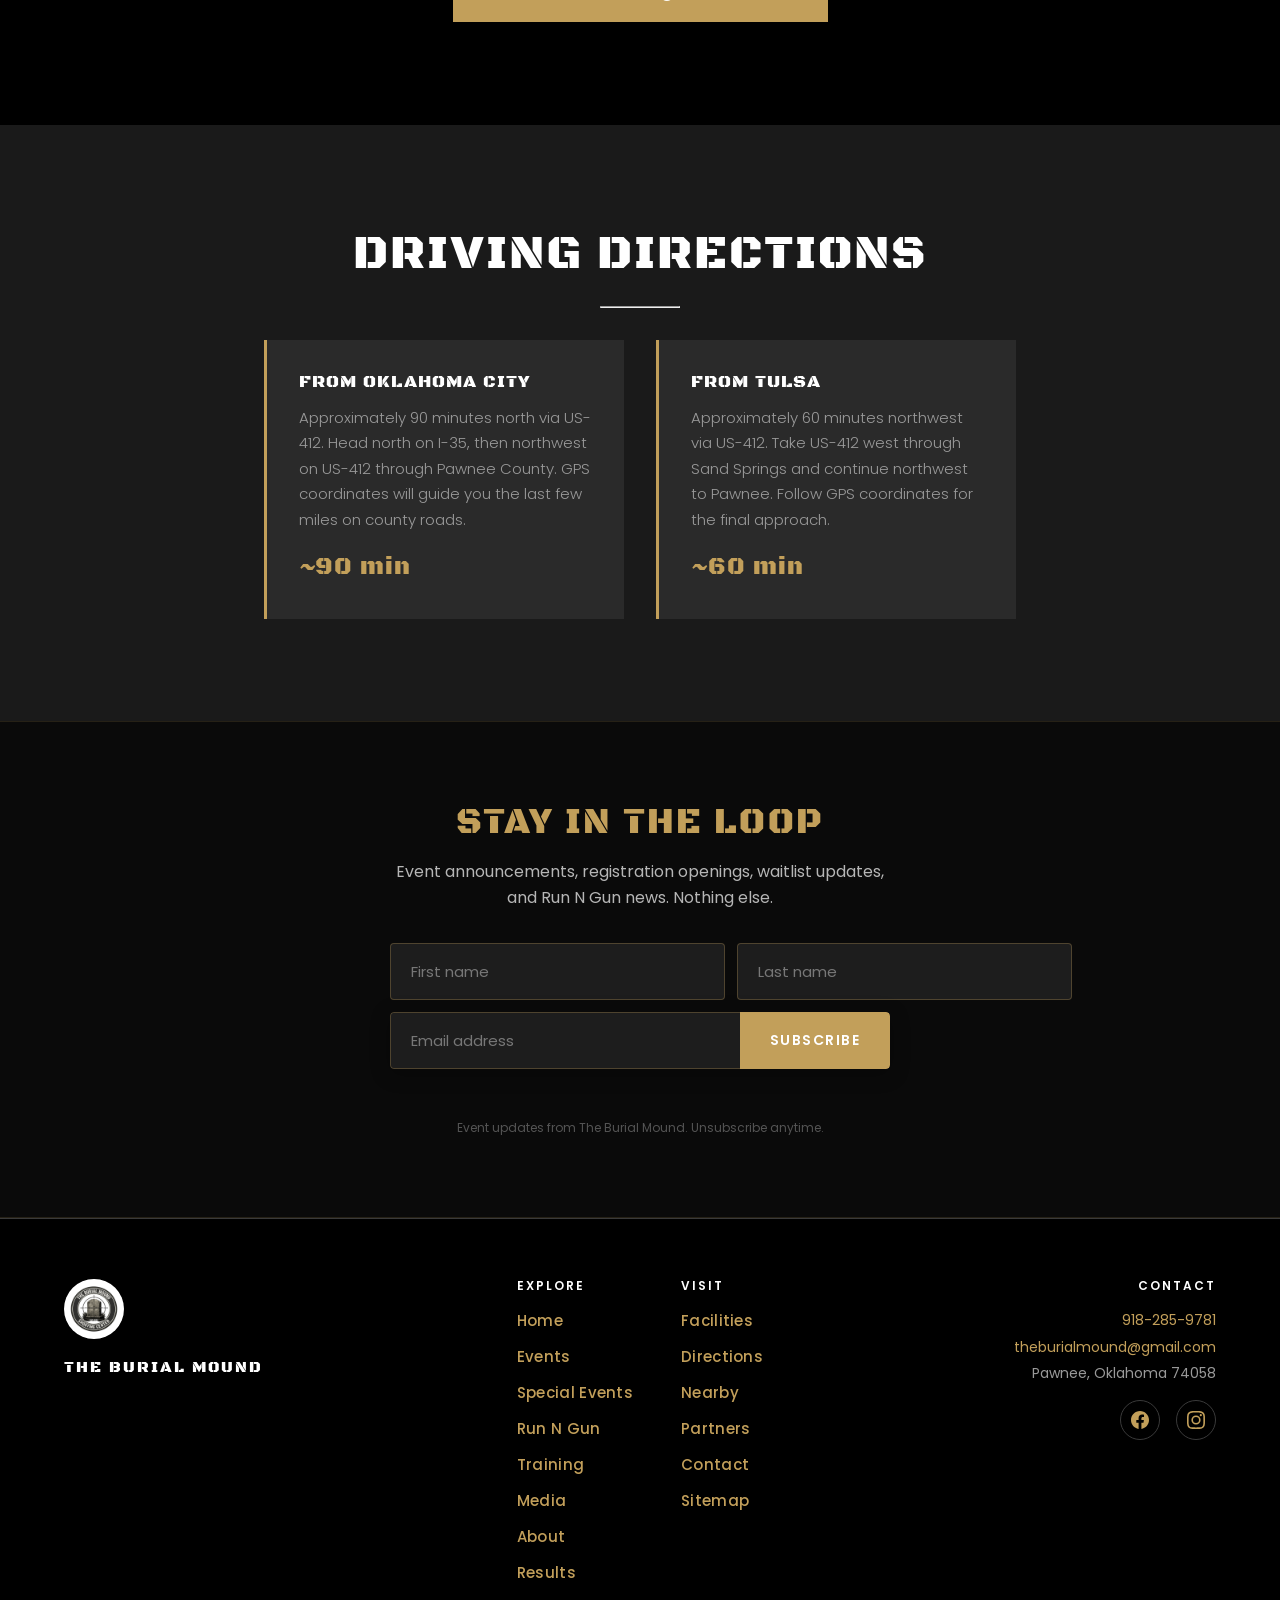
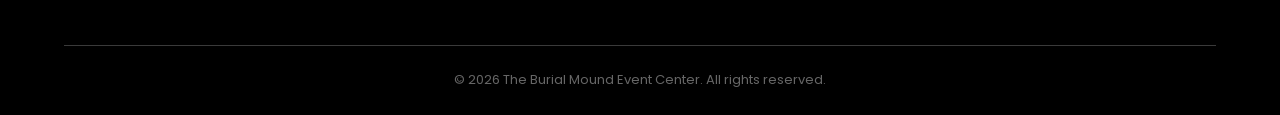
<file: contact.html>
<!DOCTYPE html>
<html lang="en">
<head>
  <meta charset="UTF-8">
  <meta name="viewport" content="width=device-width, initial-scale=1.0">
  <title>Contact Us — The Burial Mound Event Center</title>
  <meta name="description" content="Contact The Burial Mound Event Center in Pawnee, Oklahoma. Phone: 918-285-9781. Driving directions from OKC and Tulsa.">
  <meta property="og:title" content="Contact Us — The Burial Mound">
  <meta property="og:description" content="Get in touch with The Burial Mound Event Center. Pawnee, Oklahoma. 918-285-9781.">
  <meta property="og:image" content="https://theburialmound.com/images/bm-rng-52.jpg">
  <meta property="og:url" content="https://theburialmound.com/contact">
  <meta property="og:type" content="website">
  <meta property="og:site_name" content="The Burial Mound Event Center">
  <meta name="twitter:card" content="summary_large_image">
  <meta name="twitter:title" content="Contact Us — The Burial Mound">
  <meta name="twitter:description" content="Get in touch with The Burial Mound Event Center. Pawnee, Oklahoma. 918-285-9781.">
  <meta name="twitter:image" content="https://theburialmound.com/images/bm-rng-52.jpg">
  <link rel="canonical" href="https://theburialmound.com/contact.html">
  <link rel="preload" as="image" href="images/bm-rng-52.jpg" fetchpriority="high">
  <link rel="stylesheet" href="style.css">
  <script type="application/ld+json">
{
  "@context": "https://schema.org",
  "@type": "SportsActivityLocation",
  "name": "The Burial Mound Event Center",
  "description": "270+ acre competition and event facility in Pawnee, Oklahoma, hosting Run N Gun competitions, the Twilight Biathlon, and tactical training.",
  "url": "https://theburialmound.com/",
  "logo": "https://theburialmound.com/images/logo.jpg",
  "image": "https://theburialmound.com/images/hero-sunset.jpg",
  "telephone": "+1-918-285-9781",
  "email": "theburialmound@gmail.com",
  "address": {
    "@type": "PostalAddress",
    "streetAddress": "42251 South 34500 Road",
    "addressLocality": "Pawnee",
    "addressRegion": "OK",
    "postalCode": "74058",
    "addressCountry": "US"
  },
  "geo": {
    "@type": "GeoCoordinates",
    "latitude": 36.40236,
    "longitude": -96.854434
  },
  "sameAs": [
    "https://www.facebook.com/theburialmound/",
    "https://www.instagram.com/theburialmound2022/"
  ]
}
  </script>
</head>
<body>

  <!-- ============================================================
       NAVIGATION
       ============================================================ -->
  <nav class="nav" role="navigation" aria-label="Main navigation">
    <div class="nav__inner">
      <div class="nav__links">
        <a href="index.html">Home</a>
        <a href="events.html">Events</a>
        <a href="rng.html">Run N Gun</a>
        <a href="training.html">Training</a>
        <a href="media.html">Media</a>
        <a href="about.html">About</a>
        <a href="partners.html">Partners</a>
      </div>

      <div class="nav__ctas">
        <a href="contact.html" class="btn-ghost btn-ghost--sm">Contact</a>
      </div>

      <button class="nav__hamburger" aria-label="Toggle menu" aria-expanded="false">
        <span></span>
        <span></span>
        <span></span>
      </button>
    </div>

    <!-- Mobile Menu -->
    <div class="nav__mobile-menu">
      <a href="index.html">Home</a>
      <a href="events.html">Events</a>
      <a href="rng.html">Run N Gun</a>
      <a href="training.html">Training</a>
      <a href="media.html">Media</a>
      <a href="about.html">About</a>
      <a href="partners.html">Partners</a>
      <a href="contact.html" class="btn-ghost">Contact</a>
    </div>
  </nav>

  <!-- ============================================================
       HERO
       ============================================================ -->
  <header class="hero hero--sub">
    <div class="hero__bg hero__bg--contact" style="background-image: url('images/bm-rng-52.jpg');"></div>
    <div class="hero__content">
      <h1 class="hero__title">CONTACT US</h1>
      <p class="hero__subtitle">Get in Touch — Pawnee, Oklahoma</p>
    </div>
  </header>

  <!-- ============================================================
       MAP + CONTACT INFO (two-column)
       ============================================================ -->
  <section class="section">
    <div class="container">
      <div class="contact-split reveal">
        <!-- Left: Map -->
        <div class="contact-split__map">
          <iframe
            src="https://www.google.com/maps/embed?pb=!1m17!1m12!1m3!1d3200!2d-96.854434!3d36.402360!2m3!1f0!2f0!3f0!3m2!1i1024!2i768!4f13.1!3m2!1m1!2zMzbCsDI0JzA4LjUiTiA5NsKwNTEnMTUuOSJX!5e0!3m2!1sen!2sus!4v1700000000000!5m2!1sen!2sus"
            width="100%"
            height="100%"
            style="border:0; min-height: 400px;"
            allowfullscreen=""
            loading="lazy"
            referrerpolicy="no-referrer-when-downgrade"
            title="The Burial Mound Event Center location">
          </iframe>
        </div>

        <!-- Right: Contact Info -->
        <div class="contact-split__info">
          <h2 class="contact-split__heading">THE BURIAL MOUND</h2>
          <hr class="divider--sm" style="margin-left: 0;">

          <div class="contact-detail">
            <span class="contact-detail__label">Phone</span>
            <a href="tel:9182859781" class="contact-detail__value">918-285-9781</a>
          </div>
          <div class="contact-detail">
            <span class="contact-detail__label">Email</span>
            <a href="mailto:theburialmound@gmail.com" class="contact-detail__value">theburialmound@gmail.com</a>
          </div>
          <div class="contact-detail">
            <span class="contact-detail__label">Address</span>
            <span class="contact-detail__value">Pawnee, Oklahoma 74058</span>
          </div>
          <div class="contact-detail">
            <span class="contact-detail__label">GPS</span>
            <span class="contact-detail__value">36.402360, -96.854434</span>
          </div>

          <div class="contact-socials">
            <a href="https://www.facebook.com/theburialmound/" class="contact-social-tile" target="_blank" rel="noopener noreferrer" aria-label="Follow on Facebook">
              <svg viewBox="0 0 24 24" xmlns="http://www.w3.org/2000/svg" aria-hidden="true"><path d="M24 12.073c0-6.627-5.373-12-12-12s-12 5.373-12 12c0 5.99 4.388 10.954 10.125 11.854v-8.385H7.078v-3.47h3.047V9.43c0-3.007 1.792-4.669 4.533-4.669 1.312 0 2.686.235 2.686.235v2.953H15.83c-1.491 0-1.956.925-1.956 1.874v2.25h3.328l-.532 3.47h-2.796v8.385C19.612 23.027 24 18.062 24 12.073z"/></svg>
              <span class="contact-social-tile__label">Facebook</span>
            </a>
            <a href="https://www.instagram.com/theburialmound2022/" class="contact-social-tile" target="_blank" rel="noopener noreferrer" aria-label="Follow on Instagram">
              <svg viewBox="0 0 24 24" xmlns="http://www.w3.org/2000/svg" aria-hidden="true"><path d="M12 2.163c3.204 0 3.584.012 4.85.07 3.252.148 4.771 1.691 4.919 4.919.058 1.265.069 1.645.069 4.849 0 3.205-.012 3.584-.069 4.849-.149 3.225-1.664 4.771-4.919 4.919-1.266.058-1.644.07-4.85.07-3.204 0-3.584-.012-4.849-.07-3.26-.149-4.771-1.699-4.919-4.92-.058-1.265-.07-1.644-.07-4.849 0-3.204.013-3.583.07-4.849.149-3.227 1.664-4.771 4.919-4.919 1.266-.057 1.645-.069 4.849-.069zM12 0C8.741 0 8.333.014 7.053.072 2.695.272.273 2.69.073 7.052.014 8.333 0 8.741 0 12c0 3.259.014 3.668.072 4.948.2 4.358 2.618 6.78 6.98 6.98C8.333 23.986 8.741 24 12 24c3.259 0 3.668-.014 4.948-.072 4.354-.2 6.782-2.618 6.979-6.98.059-1.28.073-1.689.073-4.948 0-3.259-.014-3.667-.072-4.947-.196-4.354-2.617-6.78-6.979-6.98C15.668.014 15.259 0 12 0zm0 5.838a6.162 6.162 0 100 12.324 6.162 6.162 0 000-12.324zM12 16a4 4 0 110-8 4 4 0 010 8zm6.406-11.845a1.44 1.44 0 100 2.881 1.44 1.44 0 000-2.881z"/></svg>
              <span class="contact-social-tile__label">Instagram</span>
            </a>
          </div>
        </div>
      </div>
    </div>
  </section>

  <hr class="divider">

  <!-- ============================================================
       CONTACT FORM
       ============================================================ -->
  <section class="section">
    <div class="container container--narrow">
      <h2 class="section-title reveal">SEND A MESSAGE</h2>
      <hr class="divider--sm reveal">
      <p class="section-subtitle reveal">Questions about events, training, or booking the property? Email us directly.</p>
      <div class="reveal" style="text-align:center; margin-top:32px;">
        <a href="mailto:theburialmound@gmail.com" class="btn-gold" style="font-size:16px; padding:16px 40px;">theburialmound@gmail.com</a>
      </div>
    </div>
  </section>

  <!-- ============================================================
       DRIVING DIRECTIONS
       ============================================================ -->
  <section class="section" style="background: var(--gray-100);">
    <div class="container container--narrow">
      <h2 class="section-title reveal">DRIVING DIRECTIONS</h2>
      <hr class="divider--sm reveal">

      <div class="directions-grid">
        <div class="direction-card reveal">
          <h3 class="direction-card__title">From Oklahoma City</h3>
          <p class="direction-card__text">Approximately 90 minutes north via US-412. Head north on I-35, then northwest on US-412 through Pawnee County. GPS coordinates will guide you the last few miles on county roads.</p>
          <span class="direction-card__time">~90 min</span>
        </div>
        <div class="direction-card reveal reveal--delay-1">
          <h3 class="direction-card__title">From Tulsa</h3>
          <p class="direction-card__text">Approximately 60 minutes northwest via US-412. Take US-412 west through Sand Springs and continue northwest to Pawnee. Follow GPS coordinates for the final approach.</p>
          <span class="direction-card__time">~60 min</span>
        </div>
      </div>
    </div>
  </section>

  <!-- ============================================================
       EMAIL SIGNUP
       ============================================================ -->
  <section class="email-signup">
    <div class="container">
      <h2 class="email-signup__title reveal">STAY IN THE LOOP</h2>
      <p class="email-signup__text reveal">Event announcements, registration openings, waitlist updates, and Run N Gun news. Nothing else.</p>
      <form id="bm-signup" class="email-signup__form reveal" method="POST" action="https://a13d6b24.sibforms.com/serve/[base64]" data-type="subscription" novalidate>
        <div class="email-signup__names">
          <input type="text" name="FIRSTNAME" placeholder="First name" class="email-signup__input" aria-label="First name" autocomplete="given-name" required>
          <input type="text" name="LASTNAME" placeholder="Last name" class="email-signup__input" aria-label="Last name" autocomplete="family-name" required>
        </div>
        <div class="email-signup__input-group">
          <input type="email" name="EMAIL" placeholder="Email address" class="email-signup__input" aria-label="Email address" autocomplete="email" required>
          <button type="submit" class="btn-gold email-signup__btn">SUBSCRIBE</button>
        </div>
        <input type="text" name="email_address_check" value="" class="email-signup__hp" tabindex="-1" autocomplete="off" aria-hidden="true">
        <input type="hidden" name="locale" value="en">
        <p class="email-signup__status" role="status" aria-live="polite"></p>
      </form>
      <p class="email-signup__disclaimer reveal">Event updates from The Burial Mound. Unsubscribe anytime.</p>
    </div>
  </section>

  <!-- ============================================================
       FOOTER
       ============================================================ -->
  <footer class="footer" role="contentinfo">
    <div class="container">
      <div class="footer__grid">

        <!-- Brand -->
        <div class="footer__brand">
          <div class="footer__logo-circle">
            <img src="images/logo.jpg" alt="The Burial Mound logo" width="52" height="52">
          </div>
          <span class="footer__brand-name">The Burial Mound</span>
        </div>

        <!-- Nav -->
        <div class="footer__nav">
          <div class="footer__nav-column">
            <h3>Explore</h3>
            <a href="index.html">Home</a>
            <a href="events.html">Events</a>
            <a href="special-events.html">Special Events</a>
            <a href="rng.html">Run N Gun</a>
            <a href="training.html">Training</a>
            <a href="media.html">Media</a>
            <a href="about.html">About</a>
            <a href="rng.html#results">Results</a>
          </div>
          <div class="footer__nav-column">
            <h3>Visit</h3>
            <a href="facilities.html">Facilities</a>
            <a href="directions.html">Directions</a>
            <a href="nearby.html">Nearby</a>
            <a href="partners.html">Partners</a>
            <a href="contact.html">Contact</a>
            <a href="sitemap.html">Sitemap</a>
          </div>
        </div>

        <!-- Contact -->
        <div class="footer__contact">
          <h3>Contact</h3>
          <p><a href="tel:9182859781">918-285-9781</a></p>
          <p><a href="mailto:theburialmound@gmail.com">theburialmound@gmail.com</a></p>
          <p>Pawnee, Oklahoma 74058</p>

          <div class="footer__socials">
            <a href="https://www.facebook.com/theburialmound/" class="footer__social-icon" target="_blank" rel="noopener noreferrer" aria-label="Facebook">
              <svg viewBox="0 0 24 24" xmlns="http://www.w3.org/2000/svg"><path d="M24 12.073c0-6.627-5.373-12-12-12s-12 5.373-12 12c0 5.99 4.388 10.954 10.125 11.854v-8.385H7.078v-3.47h3.047V9.43c0-3.007 1.792-4.669 4.533-4.669 1.312 0 2.686.235 2.686.235v2.953H15.83c-1.491 0-1.956.925-1.956 1.874v2.25h3.328l-.532 3.47h-2.796v8.385C19.612 23.027 24 18.062 24 12.073z"/></svg>
            </a>
            <a href="https://www.instagram.com/theburialmound2022/" class="footer__social-icon" target="_blank" rel="noopener noreferrer" aria-label="Instagram">
              <svg viewBox="0 0 24 24" xmlns="http://www.w3.org/2000/svg"><path d="M12 2.163c3.204 0 3.584.012 4.85.07 3.252.148 4.771 1.691 4.919 4.919.058 1.265.069 1.645.069 4.849 0 3.205-.012 3.584-.069 4.849-.149 3.225-1.664 4.771-4.919 4.919-1.266.058-1.644.07-4.85.07-3.204 0-3.584-.012-4.849-.07-3.26-.149-4.771-1.699-4.919-4.92-.058-1.265-.07-1.644-.07-4.849 0-3.204.013-3.583.07-4.849.149-3.227 1.664-4.771 4.919-4.919 1.266-.057 1.645-.069 4.849-.069zM12 0C8.741 0 8.333.014 7.053.072 2.695.272.273 2.69.073 7.052.014 8.333 0 8.741 0 12c0 3.259.014 3.668.072 4.948.2 4.358 2.618 6.78 6.98 6.98C8.333 23.986 8.741 24 12 24c3.259 0 3.668-.014 4.948-.072 4.354-.2 6.782-2.618 6.979-6.98.059-1.28.073-1.689.073-4.948 0-3.259-.014-3.667-.072-4.947-.196-4.354-2.617-6.78-6.979-6.98C15.668.014 15.259 0 12 0zm0 5.838a6.162 6.162 0 100 12.324 6.162 6.162 0 000-12.324zM12 16a4 4 0 110-8 4 4 0 010 8zm6.406-11.845a1.44 1.44 0 100 2.881 1.44 1.44 0 000-2.881z"/></svg>
            </a>
          </div>
        </div>

      </div>

      <div class="footer__bottom">
        <p class="footer__copyright">&copy; 2026 The Burial Mound Event Center. All rights reserved.</p>
      </div>
    </div>
  </footer>

  <script src="main.js"></script>
</body>
</html>
</file>
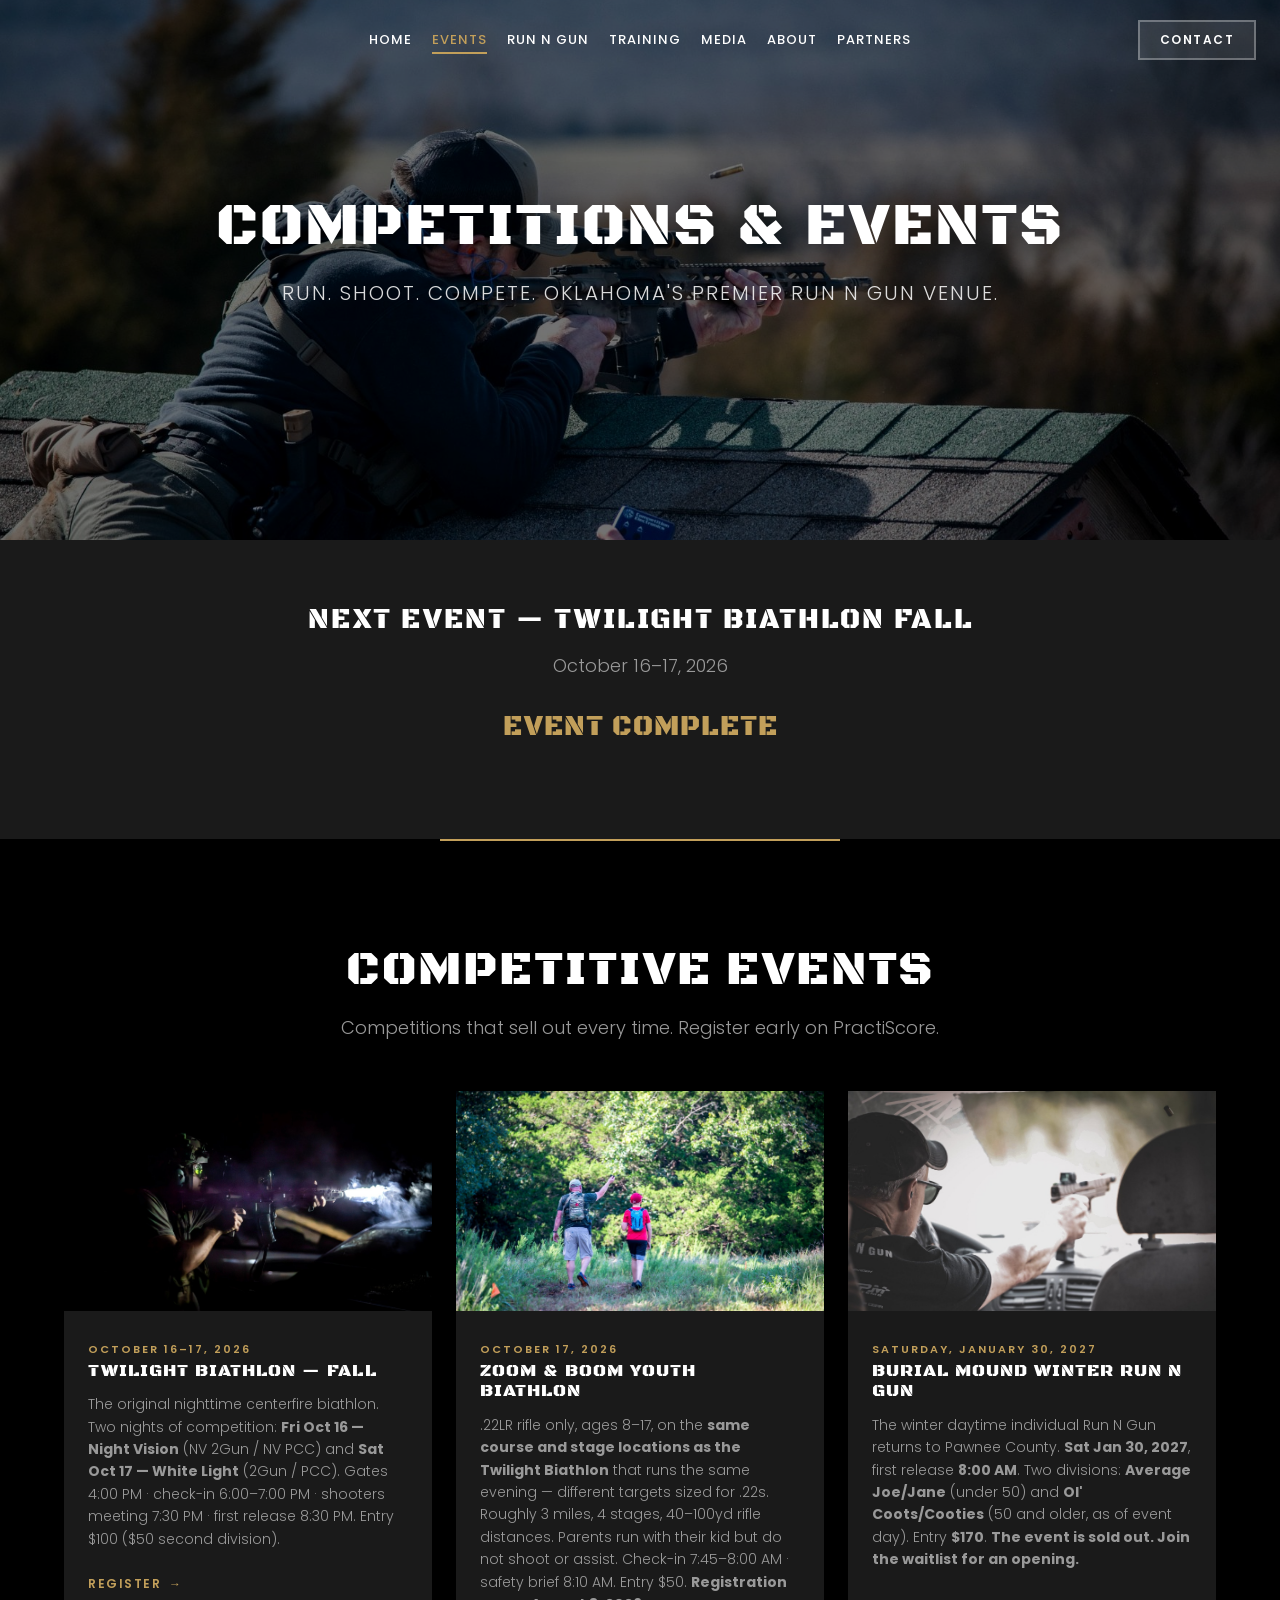
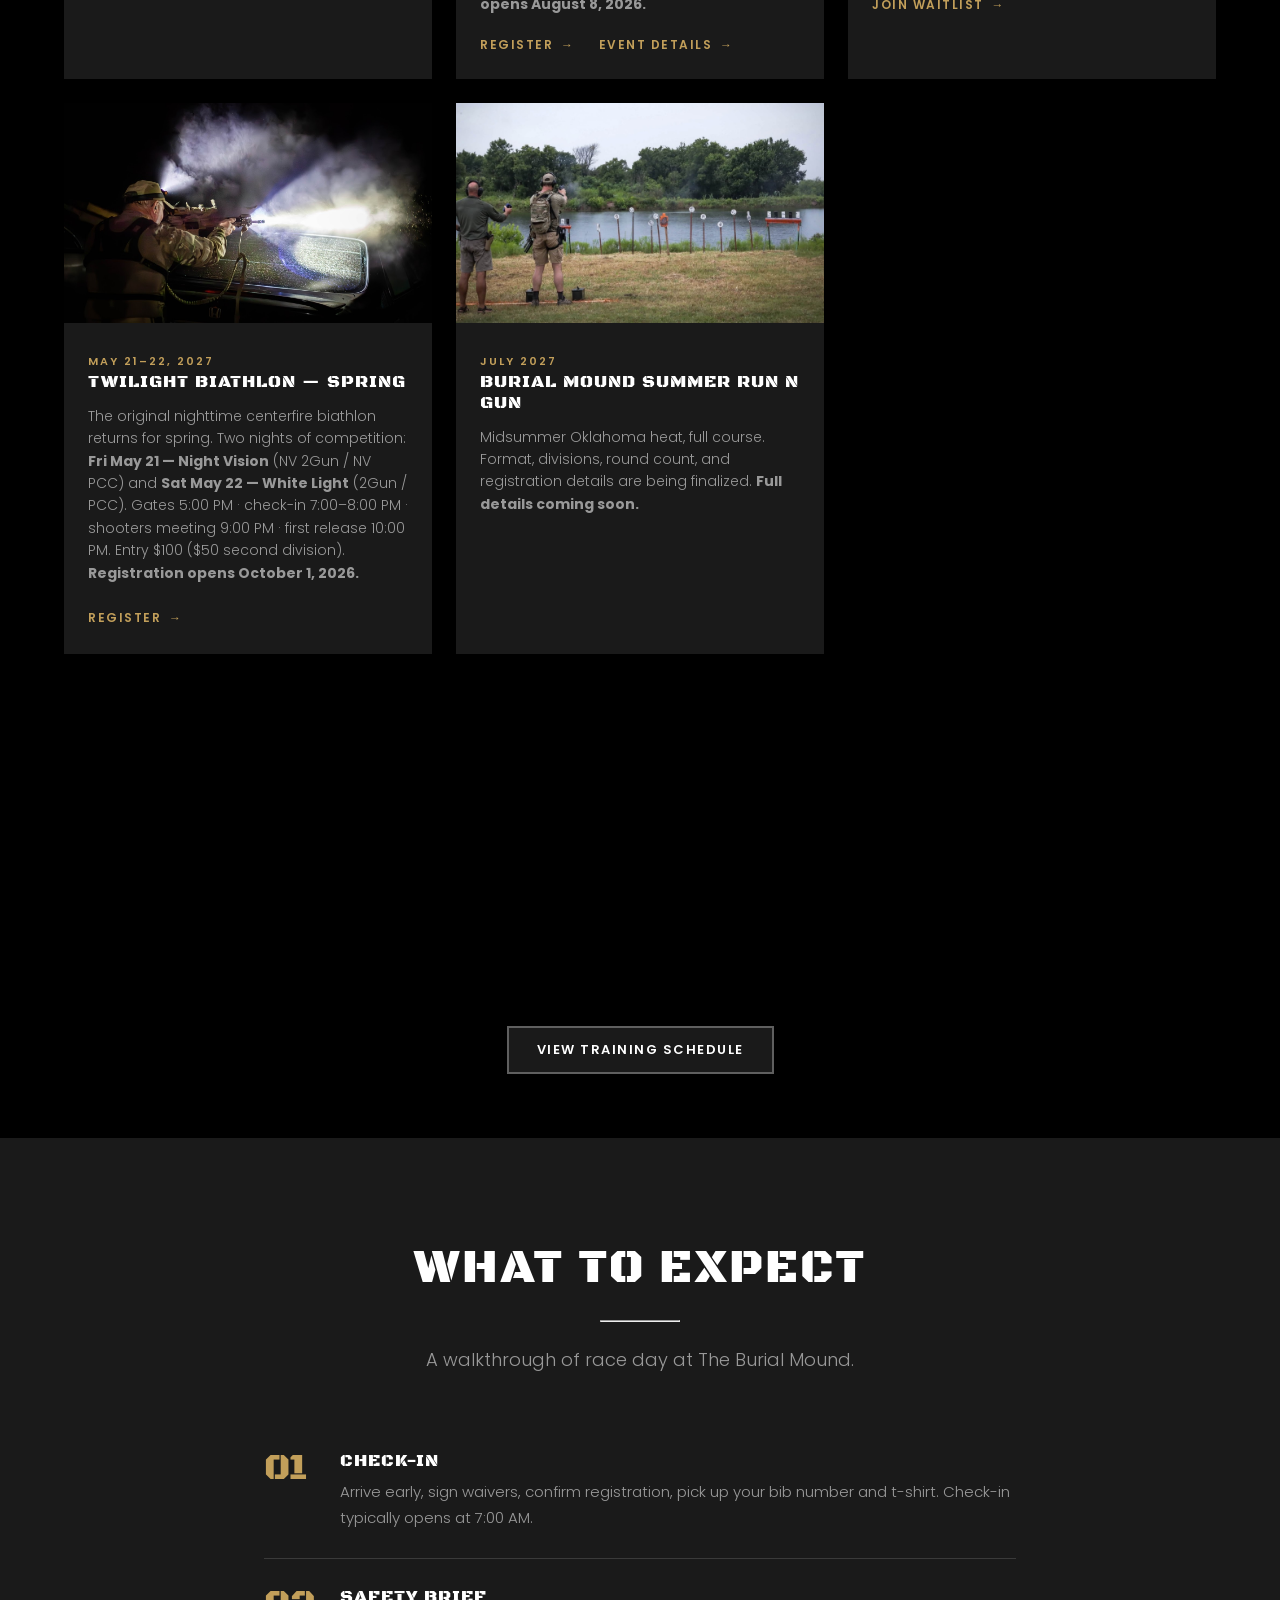
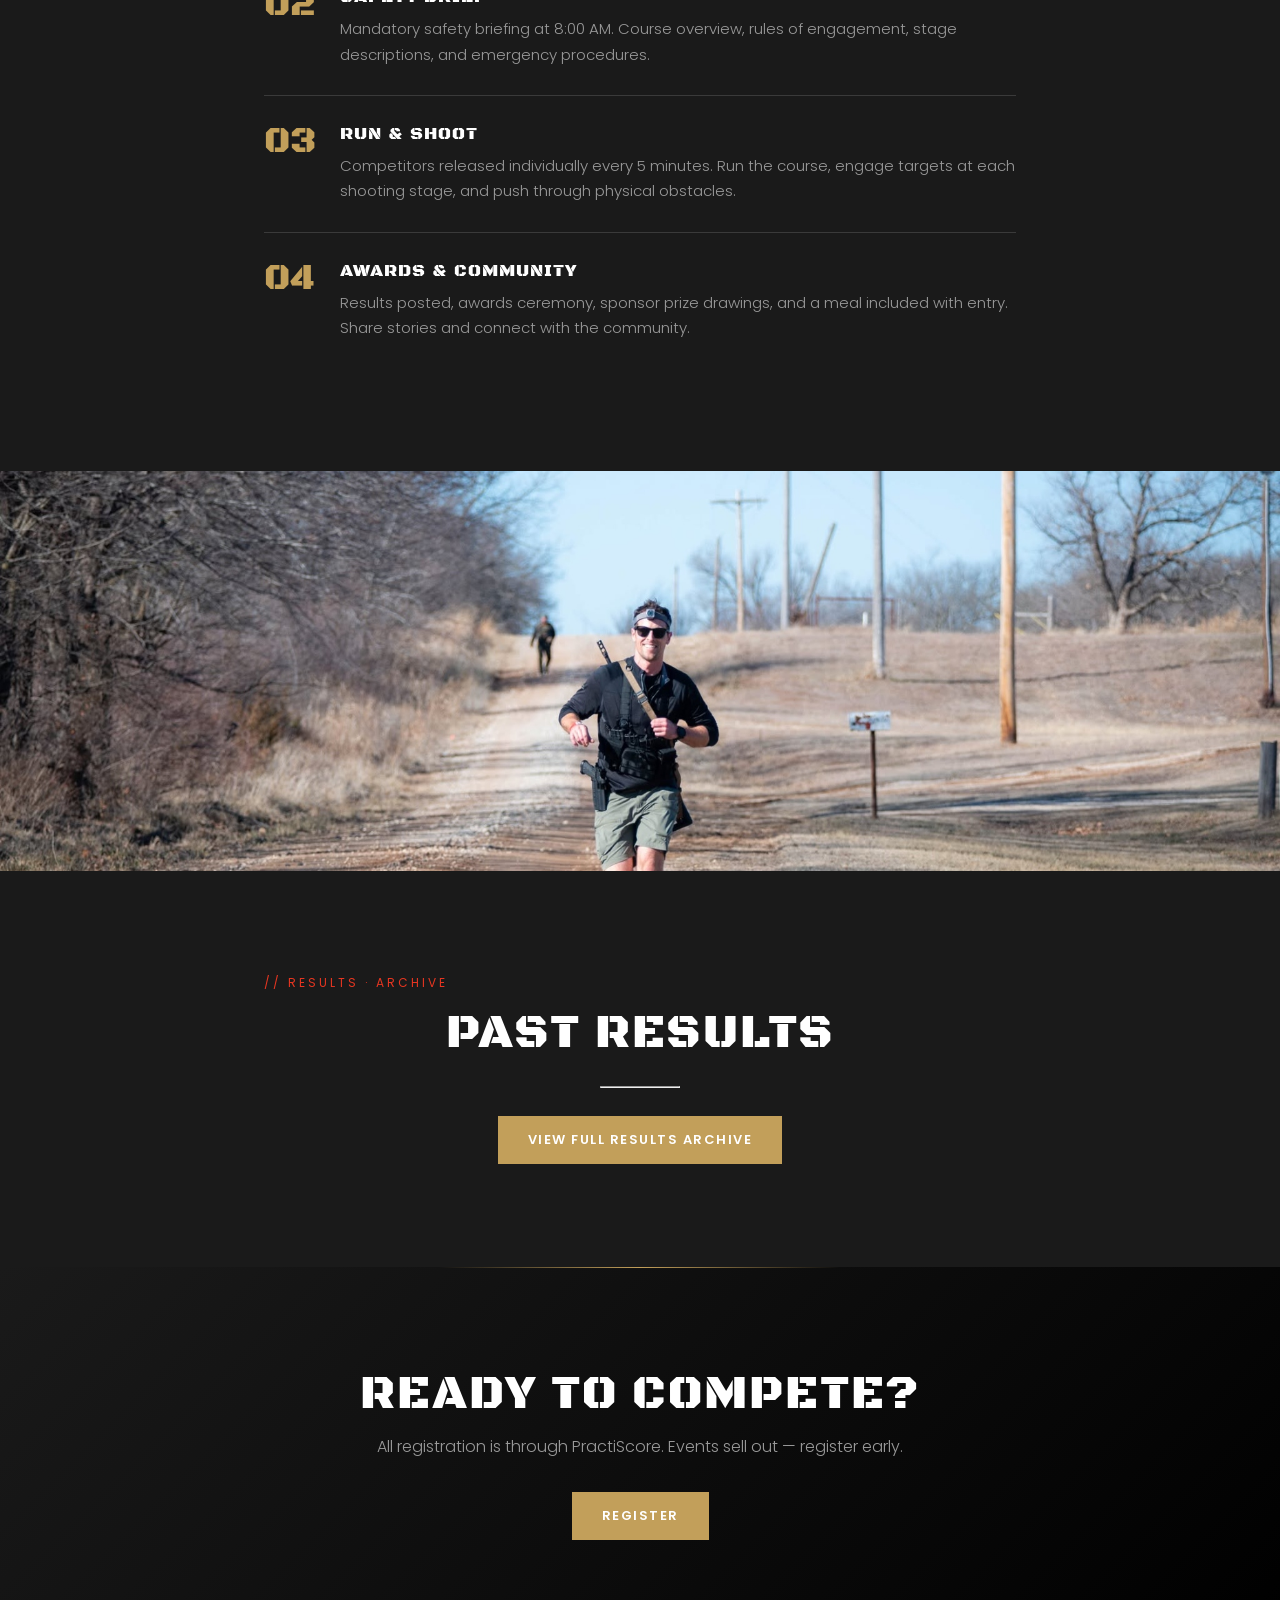
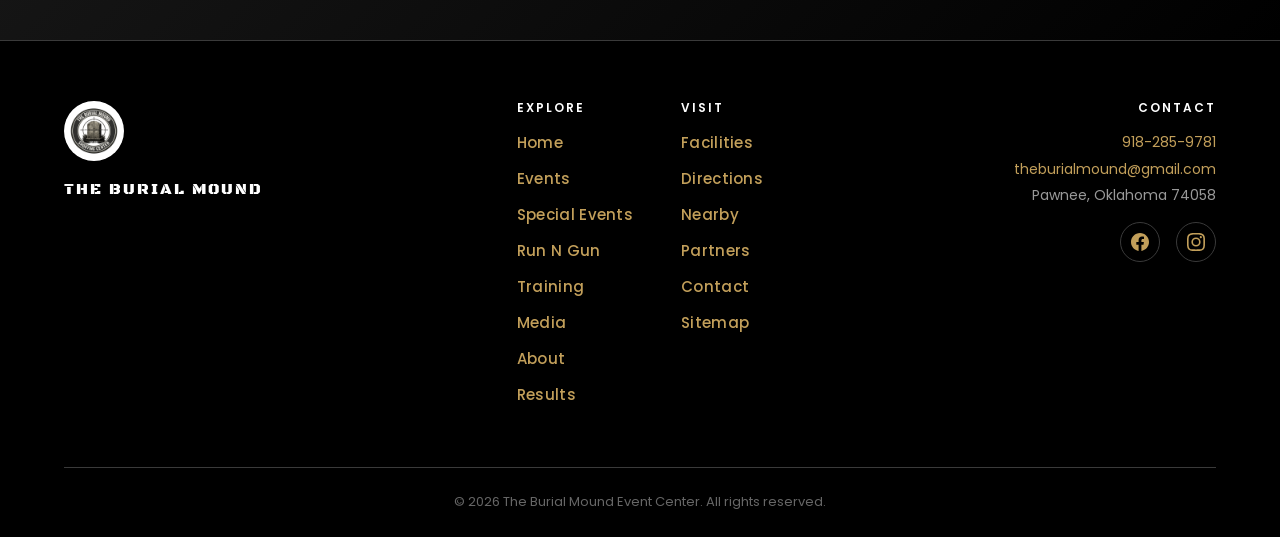
<file: events.html>
<!DOCTYPE html>
<html lang="en">
<head>
  <meta charset="UTF-8">
  <meta name="viewport" content="width=device-width, initial-scale=1.0">
  <title>Competitions &amp; Events — The Burial Mound Event Center</title>
  <meta name="description" content="Run N Gun competitions, nighttime biathlons, and corporate events at The Burial Mound Event Center in Pawnee, Oklahoma. Register on PractiScore.">
  <meta property="og:title" content="Competitions & Events — The Burial Mound">
  <meta property="og:description" content="5K-10K Run N Gun competitions, Twilight Biathlon, and corporate events on 270+ acres of Oklahoma terrain.">
  <meta property="og:image" content="https://theburialmound.com/images/action-rooftop.jpg">
  <meta property="og:url" content="https://theburialmound.com/events">
  <meta property="og:type" content="website">
  <meta property="og:site_name" content="The Burial Mound Event Center">
  <meta name="twitter:card" content="summary_large_image">
  <meta name="twitter:title" content="Competitions & Events — The Burial Mound">
  <meta name="twitter:description" content="5K-10K Run N Gun competitions, Twilight Biathlon, and corporate events on 270+ acres of Oklahoma terrain.">
  <meta name="twitter:image" content="https://theburialmound.com/images/action-rooftop.jpg">
  <link rel="canonical" href="https://theburialmound.com/events.html">
  <link rel="preload" as="image" href="images/action-rooftop.jpg" fetchpriority="high">
  <link rel="stylesheet" href="style.css">
  <script type="application/ld+json">
{
  "@context": "https://schema.org",
  "@type": "Event",
  "name": "Twilight Biathlon — Fall",
  "startDate": "2026-10-16",
  "endDate": "2026-10-17",
  "eventAttendanceMode": "https://schema.org/OfflineEventAttendanceMode",
  "eventStatus": "https://schema.org/EventScheduled",
  "location": {
    "@type": "Place",
    "name": "The Burial Mound Event Center",
    "address": {
      "@type": "PostalAddress",
      "streetAddress": "42251 South 34500 Road",
      "addressLocality": "Pawnee",
      "addressRegion": "OK",
      "postalCode": "74058",
      "addressCountry": "US"
    }
  },
  "organizer": {
    "@type": "Organization",
    "name": "The Burial Mound Event Center",
    "url": "https://theburialmound.com/"
  },
  "description": "Nighttime centerfire biathlon. Night Vision division Friday, White-Light division Saturday. Registration at twilightbiathlon.com.",
  "image": [
    "https://theburialmound.com/images/twilight-biathlon.jpg"
  ],
  "offers": {
    "@type": "Offer",
    "url": "https://twilightbiathlon.com/register/",
    "availability": "https://schema.org/InStock",
    "category": "Registration"
  }
}
  </script>
  <script type="application/ld+json">
{
  "@context": "https://schema.org",
  "@type": "Event",
  "name": "Burial Mound Winter Run N Gun 2027",
  "startDate": "2027-01-30T08:00:00-06:00",
  "endDate": "2027-01-30T17:00:00-06:00",
  "eventAttendanceMode": "https://schema.org/OfflineEventAttendanceMode",
  "eventStatus": "https://schema.org/EventScheduled",
  "location": {
    "@type": "Place",
    "name": "The Burial Mound Event Center",
    "address": {
      "@type": "PostalAddress",
      "streetAddress": "42251 South 34500 Road",
      "addressLocality": "Pawnee",
      "addressRegion": "OK",
      "postalCode": "74058",
      "addressCountry": "US"
    }
  },
  "organizer": {
    "@type": "Organization",
    "name": "The Burial Mound Event Center",
    "url": "https://theburialmound.com/"
  },
  "description": "Individual daytime Run N Gun competition. Two divisions: Average Joe/Jane (under 50) and Ol' Coots/Cooties (50 and older). First release 8:00 AM. The event is sold out; a waitlist is available.",
  "image": [
    "https://theburialmound.com/images/winter-vehicle-stage.jpg"
  ],
  "offers": {
    "@type": "Offer",
    "url": "https://forms.cloud.microsoft/Pages/ResponsePage.aspx?id=DQSIkWdsW0yxEjajBLZtrQAAAAAAAAAAAAO__Yhy_BFUQkQwTDhXOURaVVE0UzNRWVlNUEE2TzlaMy4u",
    "price": "170.00",
    "priceCurrency": "USD",
    "availability": "https://schema.org/SoldOut",
    "validFrom": "2026-09-15T19:00:00-06:00",
    "category": "Waitlist"
  }
}
  </script>
</head>
<body>

  <!-- ============================================================
       NAVIGATION
       ============================================================ -->
  <nav class="nav" role="navigation" aria-label="Main navigation">
    <div class="nav__inner">
      <div class="nav__links">
        <a href="index.html">Home</a>
        <a href="events.html" class="active">Events</a>
        <a href="rng.html">Run N Gun</a>
        <a href="training.html">Training</a>
        <a href="media.html">Media</a>
        <a href="about.html">About</a>
        <a href="partners.html">Partners</a>
      </div>

      <div class="nav__ctas">
        <a href="contact.html" class="btn-ghost btn-ghost--sm">Contact</a>
      </div>

      <button class="nav__hamburger" aria-label="Toggle menu" aria-expanded="false">
        <span></span>
        <span></span>
        <span></span>
      </button>
    </div>

    <!-- Mobile Menu -->
    <div class="nav__mobile-menu">
      <a href="index.html">Home</a>
      <a href="events.html" class="active">Events</a>
      <a href="rng.html">Run N Gun</a>
      <a href="training.html">Training</a>
      <a href="media.html">Media</a>
      <a href="about.html">About</a>
      <a href="partners.html">Partners</a>
      <a href="contact.html" class="btn-ghost">Contact</a>
    </div>
  </nav>

  <!-- ============================================================
       HERO
       ============================================================ -->
  <header class="hero hero--sub">
    <div class="hero__bg hero__bg--events" style="background-image: url('images/action-rooftop.jpg');"></div>
    <div class="hero__content">
      <h1 class="hero__title">COMPETITIONS &amp; EVENTS</h1>
      <p class="hero__subtitle">Run. Shoot. Compete. Oklahoma's Premier Run N Gun Venue.</p>
    </div>
  </header>

  <!-- ============================================================
       COUNTDOWN
       ============================================================ -->
  <section class="section--sm" style="background: var(--gray-100);">
    <div class="container text-center">
      <h2 class="section-title reveal" style="font-size: clamp(18px, 3vw, 28px);">NEXT EVENT — TWILIGHT BIATHLON FALL</h2>
      <p class="section-subtitle reveal" style="margin-bottom: 24px;">October 16–17, 2026</p>
      <div class="countdown reveal">
        <div class="countdown__unit">
          <span class="countdown__number">00</span>
          <div class="countdown__label">Days</div>
        </div>
        <div class="countdown__unit">
          <span class="countdown__number">00</span>
          <div class="countdown__label">Hours</div>
        </div>
        <div class="countdown__unit">
          <span class="countdown__number">00</span>
          <div class="countdown__label">Minutes</div>
        </div>
        <div class="countdown__unit">
          <span class="countdown__number">00</span>
          <div class="countdown__label">Seconds</div>
        </div>
      </div>
    </div>
  </section>

  <hr class="divider">

  <!-- ============================================================
       EVENT CARDS
       ============================================================ -->
  <section class="section" id="events">
    <div class="container">
      <h2 class="section-title reveal">COMPETITIVE EVENTS</h2>
      <p class="section-subtitle reveal">Competitions that sell out every time. Register early on PractiScore.</p>

      <div class="cards-grid">

        <!-- Event: Twilight Biathlon Fall (night photo) -->
        <div class="card reveal">
          <img src="images/twilight-biathlon.jpg" alt="Night vision competitor at the Twilight Biathlon" class="card__image" loading="lazy" width="1618" height="1080">
          <div class="card__body">
            <span class="card__tag">October 16–17, 2026</span>
            <h3 class="card__title">Twilight Biathlon — Fall</h3>
            <p class="card__text">The original nighttime centerfire biathlon. Two nights of competition: <strong>Fri Oct 16 — Night Vision</strong> (NV 2Gun / NV PCC) and <strong>Sat Oct 17 — White Light</strong> (2Gun / PCC). Gates 4:00 PM · check-in 6:00–7:00 PM · shooters meeting 7:30 PM · first release 8:30 PM. Entry $100 ($50 second division).</p>
            <a href="https://twilightbiathlon.com/register/" class="card__link" target="_blank" rel="noopener noreferrer">Register</a>
          </div>
        </div>

        <!-- Event: Zoom & Boom Youth Biathlon 2026 -->
        <div class="card reveal reveal--delay-1">
          <img src="images/family-group.jpg" alt="Young shooter and adult run buddy at The Burial Mound" class="card__image" loading="lazy" width="1640" height="1080">
          <div class="card__body">
            <span class="card__tag">October 17, 2026</span>
            <h3 class="card__title">Zoom &amp; Boom Youth Biathlon</h3>
            <p class="card__text">.22LR rifle only, ages 8&ndash;17, on the <strong>same course and stage locations as the Twilight Biathlon</strong> that runs the same evening &mdash; different targets sized for .22s. Roughly 3 miles, 4 stages, 40&ndash;100yd rifle distances. Parents run with their kid but do not shoot or assist. Check-in 7:45&ndash;8:00 AM &middot; safety brief 8:10 AM. Entry $50. <strong>Registration opens August 8, 2026.</strong></p>
            <div class="card__links" style="display: flex; flex-wrap: wrap; gap: 10px 24px;">
              <a href="https://practiscore.com/kids-22-rng/register" class="card__link" target="_blank" rel="noopener noreferrer">Register</a>
              <a href="special-events.html#zoom-and-boom" class="card__link">Event Details</a>
            </div>
          </div>
        </div>

        <!-- Event: Burial Mound Winter Run N Gun 2027 — sold out; waitlist open -->
        <div class="card reveal reveal--delay-2">
          <img src="images/winter-vehicle-stage.jpg" alt="Competitor engaging targets with a pistol through a vehicle windshield on a Run N Gun stage at The Burial Mound" class="card__image" loading="lazy" width="1725" height="1080">
          <div class="card__body">
            <span class="card__tag">Saturday, January 30, 2027</span>
            <h3 class="card__title">Burial Mound Winter Run N Gun</h3>
            <p class="card__text">The winter daytime individual Run N Gun returns to Pawnee County. <strong>Sat Jan 30, 2027</strong>, first release <strong>8:00 AM</strong>. Two divisions: <strong>Average Joe/Jane</strong> (under 50) and <strong>Ol' Coots/Cooties</strong> (50 and older, as of event day). Entry <strong>$170</strong>. <strong>The event is sold out. Join the waitlist for an opening.</strong></p>
            <a href="https://forms.cloud.microsoft/Pages/ResponsePage.aspx?id=DQSIkWdsW0yxEjajBLZtrQAAAAAAAAAAAAO__Yhy_BFUQkQwTDhXOURaVVE0UzNRWVlNUEE2TzlaMy4u" class="card__link" target="_blank" rel="noopener noreferrer">Join Waitlist</a>
          </div>
        </div>

        <!-- Event: Twilight Biathlon Spring 2027 (night photo) -->
        <div class="card reveal">
          <img src="images/twilight-spring.jpg" alt="White-light shooter engaging targets across a vehicle hood during the Twilight Biathlon night stage" class="card__image" loading="lazy" width="1362" height="911">
          <div class="card__body">
            <span class="card__tag">May 21–22, 2027</span>
            <h3 class="card__title">Twilight Biathlon — Spring</h3>
            <p class="card__text">The original nighttime centerfire biathlon returns for spring. Two nights of competition: <strong>Fri May 21 — Night Vision</strong> (NV 2Gun / NV PCC) and <strong>Sat May 22 — White Light</strong> (2Gun / PCC). Gates 5:00 PM · check-in 7:00–8:00 PM · shooters meeting 9:00 PM · first release 10:00 PM. Entry $100 ($50 second division). <strong>Registration opens October 1, 2026.</strong></p>
            <a href="https://twilightbiathlon.com/register/" class="card__link" target="_blank" rel="noopener noreferrer">Register</a>
          </div>
        </div>

        <!-- Event: Burial Mound Summer Run N Gun 2027 — details pending -->
        <div class="card reveal reveal--delay-1">
          <img src="images/summer-steel-pond.jpg" alt="Competitor engaging a steel plate rack across the pond on a summer Run N Gun stage at The Burial Mound" class="card__image" loading="lazy" width="1903" height="1080">
          <div class="card__body">
            <span class="card__tag">July 2027</span>
            <h3 class="card__title">Burial Mound Summer Run N Gun</h3>
            <p class="card__text">Midsummer Oklahoma heat, full course. Format, divisions, round count, and registration details are being finalized. <strong>Full details coming soon.</strong></p>
          </div>
        </div>

      </div>
    </div>
  </section>

  <!-- ============================================================
       TRAINING EVENTS
       ============================================================ -->
  <section class="section--sm" id="training-events" aria-labelledby="training-events-title">
    <div class="container" style="text-align: center;">
      <h2 class="section-title reveal" id="training-events-title">TRAINING EVENTS</h2>
      <p class="section-subtitle reveal">Courses in CQB, patrol rifle, handgun, low light, and vehicle counter ambush. Full schedule, course details, and registration contacts are on the Training page.</p>
      <div class="reveal" style="margin-top: 24px;"><a href="training.html#schedule" class="btn-ghost">View Training Schedule</a></div>
    </div>
  </section>

  <!-- ============================================================
       WHAT TO EXPECT
       ============================================================ -->
  <section class="section" style="background: var(--gray-100);">
    <div class="container container--narrow">
      <h2 class="section-title reveal">WHAT TO EXPECT</h2>
      <hr class="divider--sm reveal">
      <p class="section-subtitle reveal">A walkthrough of race day at The Burial Mound.</p>

      <div class="expect-timeline">
        <div class="expect-step reveal">
          <span class="expect-step__number">01</span>
          <div class="expect-step__content">
            <h3 class="expect-step__title">Check-In</h3>
            <p class="expect-step__text">Arrive early, sign waivers, confirm registration, pick up your bib number and t-shirt. Check-in typically opens at 7:00 AM.</p>
          </div>
        </div>
        <div class="expect-step reveal reveal--delay-1">
          <span class="expect-step__number">02</span>
          <div class="expect-step__content">
            <h3 class="expect-step__title">Safety Brief</h3>
            <p class="expect-step__text">Mandatory safety briefing at 8:00 AM. Course overview, rules of engagement, stage descriptions, and emergency procedures.</p>
          </div>
        </div>
        <div class="expect-step reveal reveal--delay-2">
          <span class="expect-step__number">03</span>
          <div class="expect-step__content">
            <h3 class="expect-step__title">Run &amp; Shoot</h3>
            <p class="expect-step__text">Competitors released individually every 5 minutes. Run the course, engage targets at each shooting stage, and push through physical obstacles.</p>
          </div>
        </div>
        <div class="expect-step reveal reveal--delay-3">
          <span class="expect-step__number">04</span>
          <div class="expect-step__content">
            <h3 class="expect-step__title">Awards &amp; Community</h3>
            <p class="expect-step__text">Results posted, awards ceremony, sponsor prize drawings, and a meal included with entry. Share stories and connect with the community.</p>
          </div>
        </div>
      </div>
    </div>
  </section>

  <!-- ============================================================
       AWARDS PHOTO
       ============================================================ -->
  <section class="photo-break">
    <img src="images/bm-rng-38.jpg" alt="Competitor running a Run N Gun stage at The Burial Mound" loading="lazy" width="1860" height="1080">
  </section>

  <!-- ============================================================
       RESULTS ARCHIVE
       ============================================================ -->
  <section class="section results-section" id="results" style="background: var(--gray-100);">
    <div class="container container--narrow">
      <p class="results-eyebrow reveal">// Results &middot; archive</p>
      <h2 class="section-title reveal">PAST RESULTS</h2>
      <hr class="divider--sm reveal">

      <div class="results-cta reveal">
        <a href="rng.html#results" class="btn-gold">View Full Results Archive</a>
      </div>
    </div>
  </section>

  <!-- ============================================================
       CTA BANNER
       ============================================================ -->
  <section class="cta-banner">
    <div class="container">
      <h2 class="cta-banner__title reveal">READY TO COMPETE?</h2>
      <p class="cta-banner__text reveal">All registration is through PractiScore. Events sell out — register early.</p>
      <a href="events.html#events" class="btn-gold reveal">Register</a>
    </div>
  </section>

  <!-- ============================================================
       FOOTER
       ============================================================ -->
  <footer class="footer" role="contentinfo">
    <div class="container">
      <div class="footer__grid">

        <!-- Brand -->
        <div class="footer__brand">
          <div class="footer__logo-circle">
            <img src="images/logo.jpg" alt="The Burial Mound logo" width="52" height="52">
          </div>
          <span class="footer__brand-name">The Burial Mound</span>
        </div>

        <!-- Nav -->
        <div class="footer__nav">
          <div class="footer__nav-column">
            <h3>Explore</h3>
            <a href="index.html">Home</a>
            <a href="events.html">Events</a>
            <a href="special-events.html">Special Events</a>
            <a href="rng.html">Run N Gun</a>
            <a href="training.html">Training</a>
            <a href="media.html">Media</a>
            <a href="about.html">About</a>
            <a href="rng.html#results">Results</a>
          </div>
          <div class="footer__nav-column">
            <h3>Visit</h3>
            <a href="facilities.html">Facilities</a>
            <a href="directions.html">Directions</a>
            <a href="nearby.html">Nearby</a>
            <a href="partners.html">Partners</a>
            <a href="contact.html">Contact</a>
            <a href="sitemap.html">Sitemap</a>
          </div>
        </div>

        <!-- Contact -->
        <div class="footer__contact">
          <h3>Contact</h3>
          <p><a href="tel:9182859781">918-285-9781</a></p>
          <p><a href="mailto:theburialmound@gmail.com">theburialmound@gmail.com</a></p>
          <p>Pawnee, Oklahoma 74058</p>

          <div class="footer__socials">
            <!-- Facebook -->
            <a href="https://www.facebook.com/theburialmound/" class="footer__social-icon" target="_blank" rel="noopener noreferrer" aria-label="Facebook">
              <svg viewBox="0 0 24 24" xmlns="http://www.w3.org/2000/svg"><path d="M24 12.073c0-6.627-5.373-12-12-12s-12 5.373-12 12c0 5.99 4.388 10.954 10.125 11.854v-8.385H7.078v-3.47h3.047V9.43c0-3.007 1.792-4.669 4.533-4.669 1.312 0 2.686.235 2.686.235v2.953H15.83c-1.491 0-1.956.925-1.956 1.874v2.25h3.328l-.532 3.47h-2.796v8.385C19.612 23.027 24 18.062 24 12.073z"/></svg>
            </a>
            <!-- Instagram -->
            <a href="https://www.instagram.com/theburialmound2022/" class="footer__social-icon" target="_blank" rel="noopener noreferrer" aria-label="Instagram">
              <svg viewBox="0 0 24 24" xmlns="http://www.w3.org/2000/svg"><path d="M12 2.163c3.204 0 3.584.012 4.85.07 3.252.148 4.771 1.691 4.919 4.919.058 1.265.069 1.645.069 4.849 0 3.205-.012 3.584-.069 4.849-.149 3.225-1.664 4.771-4.919 4.919-1.266.058-1.644.07-4.85.07-3.204 0-3.584-.012-4.849-.07-3.26-.149-4.771-1.699-4.919-4.92-.058-1.265-.07-1.644-.07-4.849 0-3.204.013-3.583.07-4.849.149-3.227 1.664-4.771 4.919-4.919 1.266-.057 1.645-.069 4.849-.069zM12 0C8.741 0 8.333.014 7.053.072 2.695.272.273 2.69.073 7.052.014 8.333 0 8.741 0 12c0 3.259.014 3.668.072 4.948.2 4.358 2.618 6.78 6.98 6.98C8.333 23.986 8.741 24 12 24c3.259 0 3.668-.014 4.948-.072 4.354-.2 6.782-2.618 6.979-6.98.059-1.28.073-1.689.073-4.948 0-3.259-.014-3.667-.072-4.947-.196-4.354-2.617-6.78-6.979-6.98C15.668.014 15.259 0 12 0zm0 5.838a6.162 6.162 0 100 12.324 6.162 6.162 0 000-12.324zM12 16a4 4 0 110-8 4 4 0 010 8zm6.406-11.845a1.44 1.44 0 100 2.881 1.44 1.44 0 000-2.881z"/></svg>
            </a>
            <!-- YouTube -->
          </div>
        </div>

      </div>

      <div class="footer__bottom">
        <p class="footer__copyright">&copy; 2026 The Burial Mound Event Center. All rights reserved.</p>
      </div>
    </div>
  </footer>

  <script src="main.js"></script>
</body>
</html>
</file>
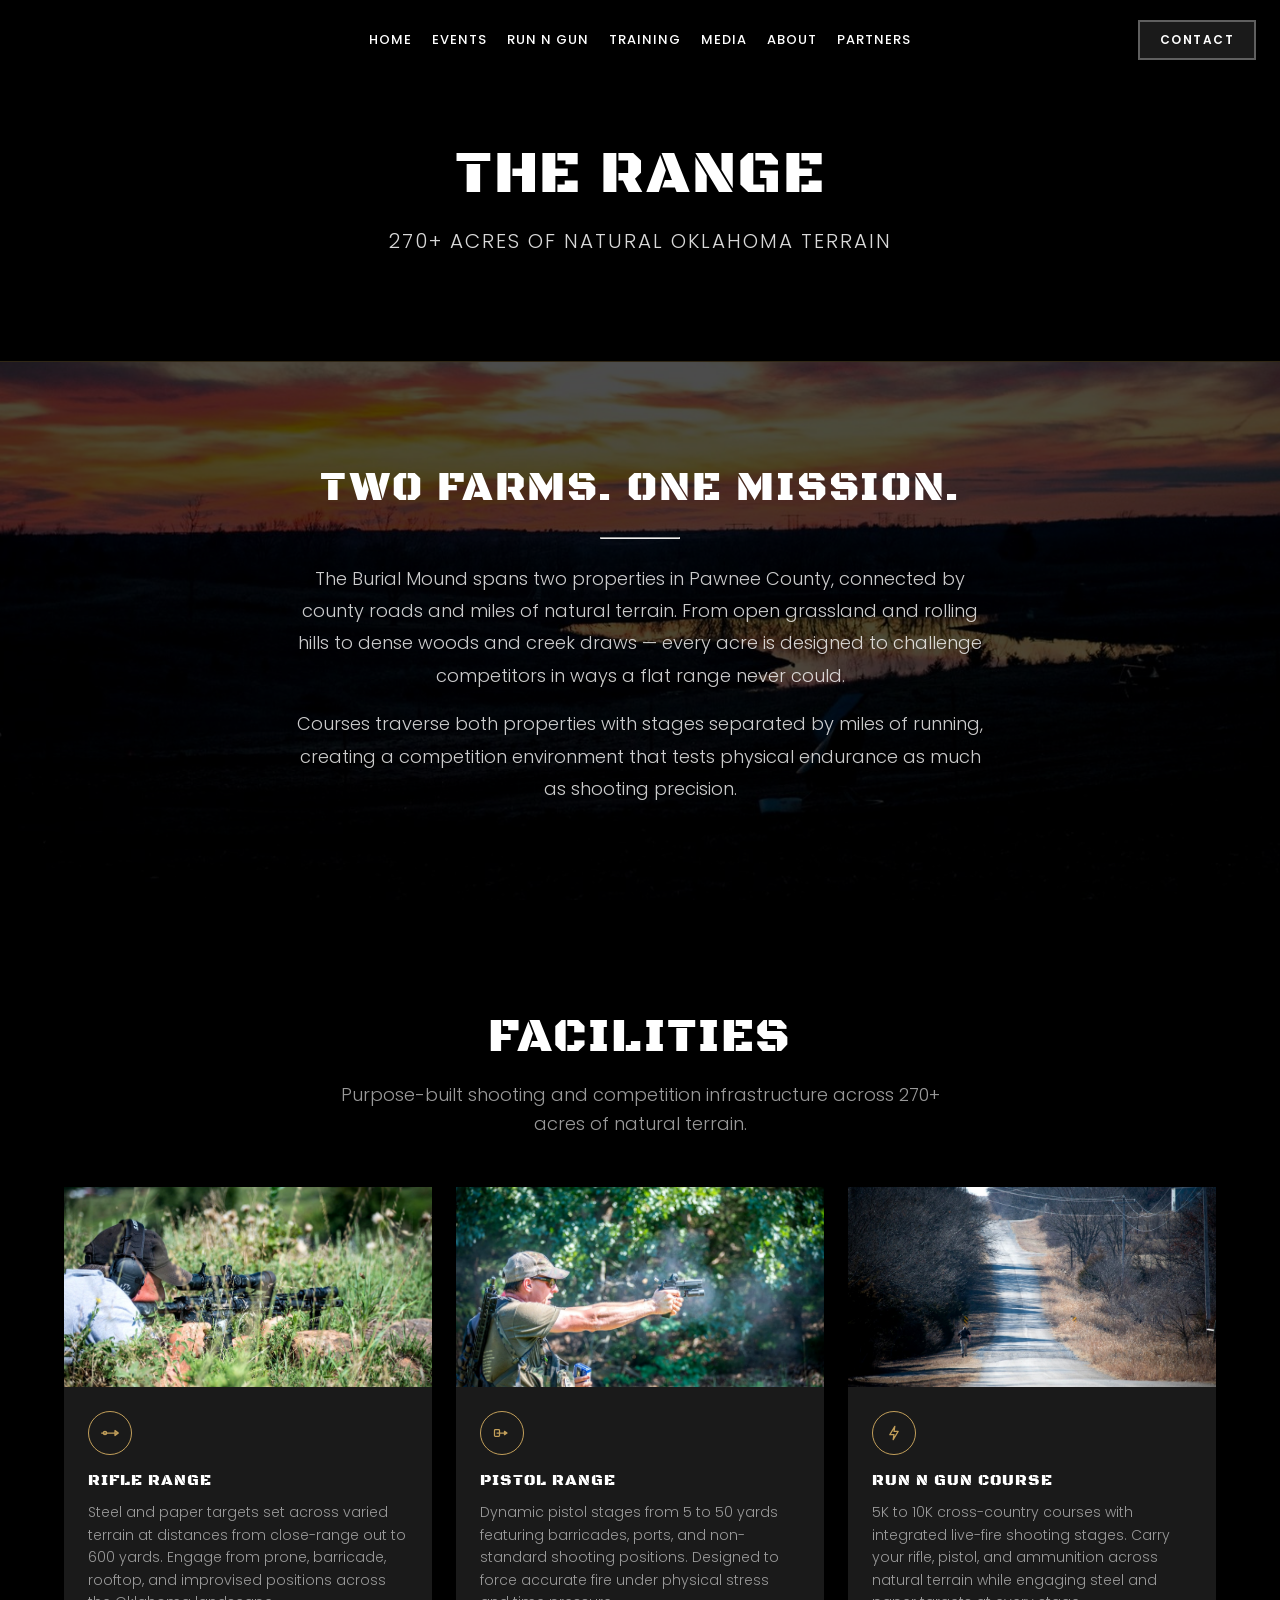
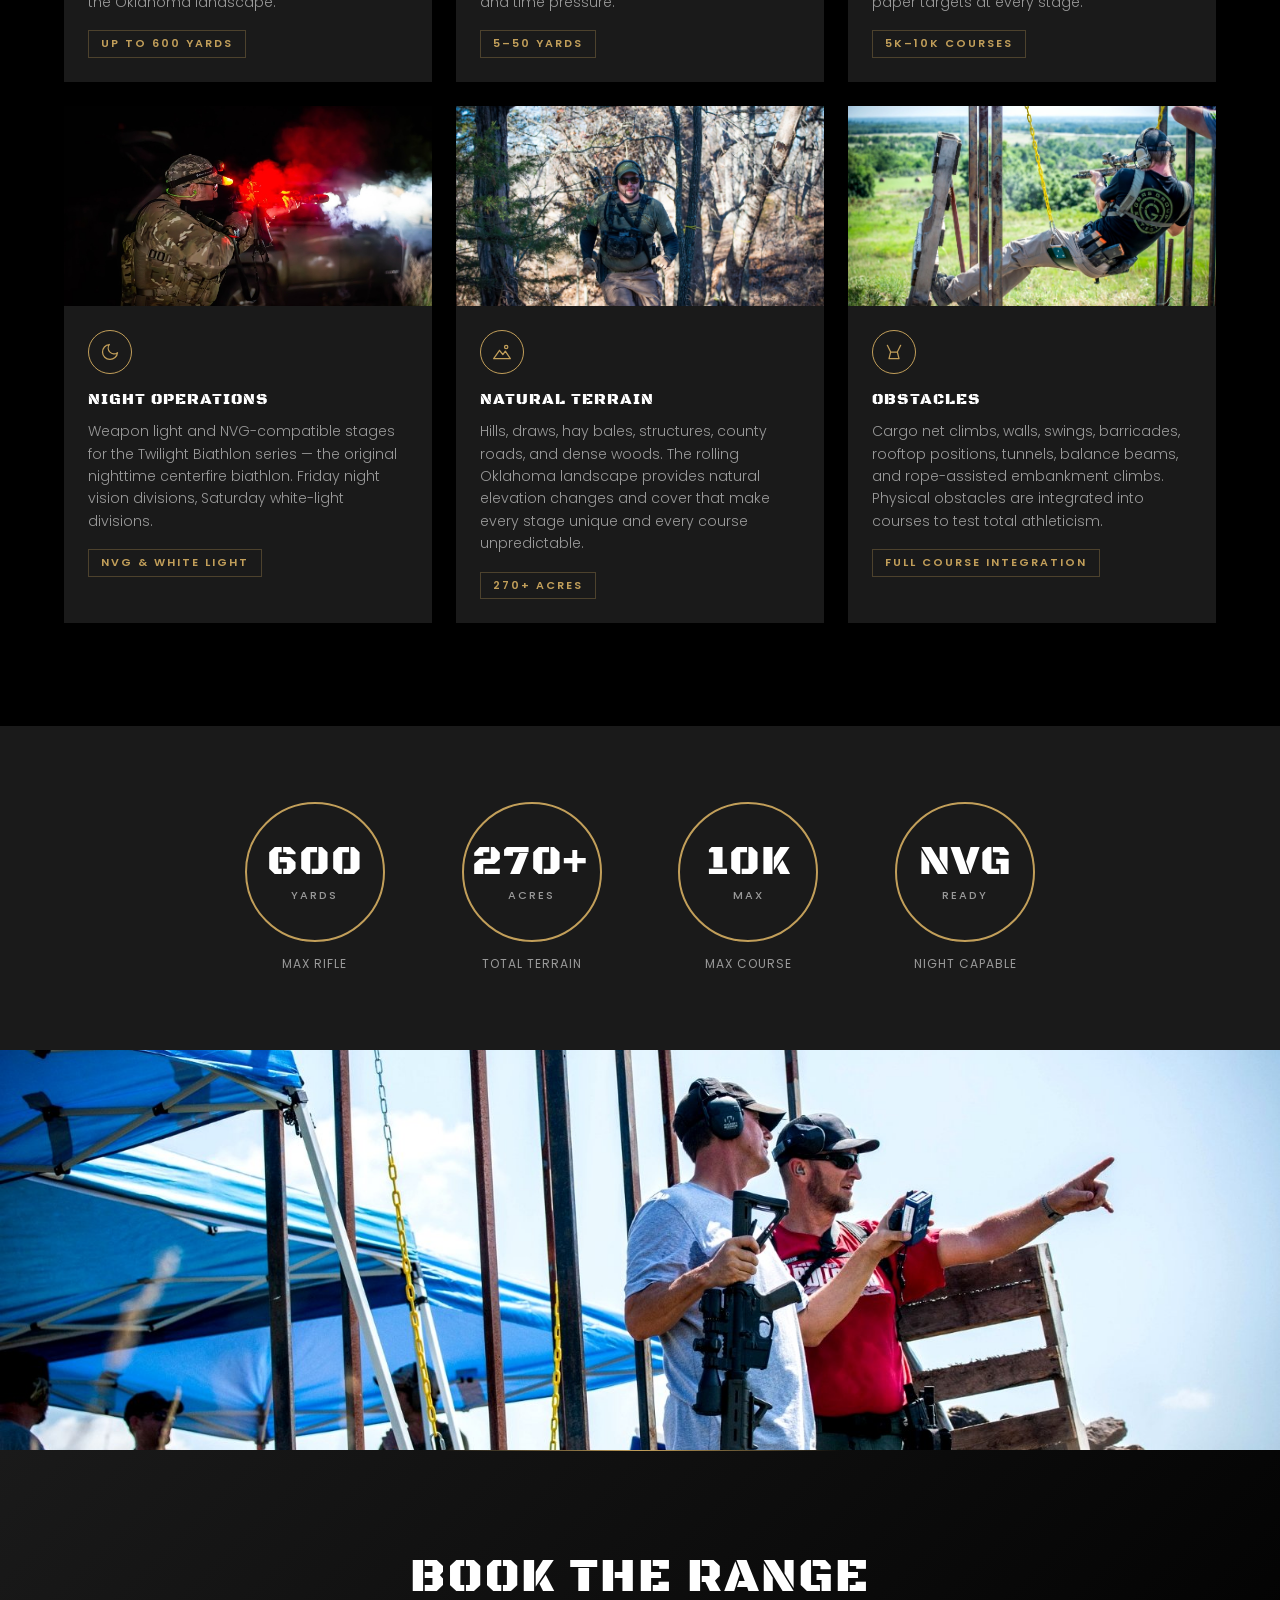
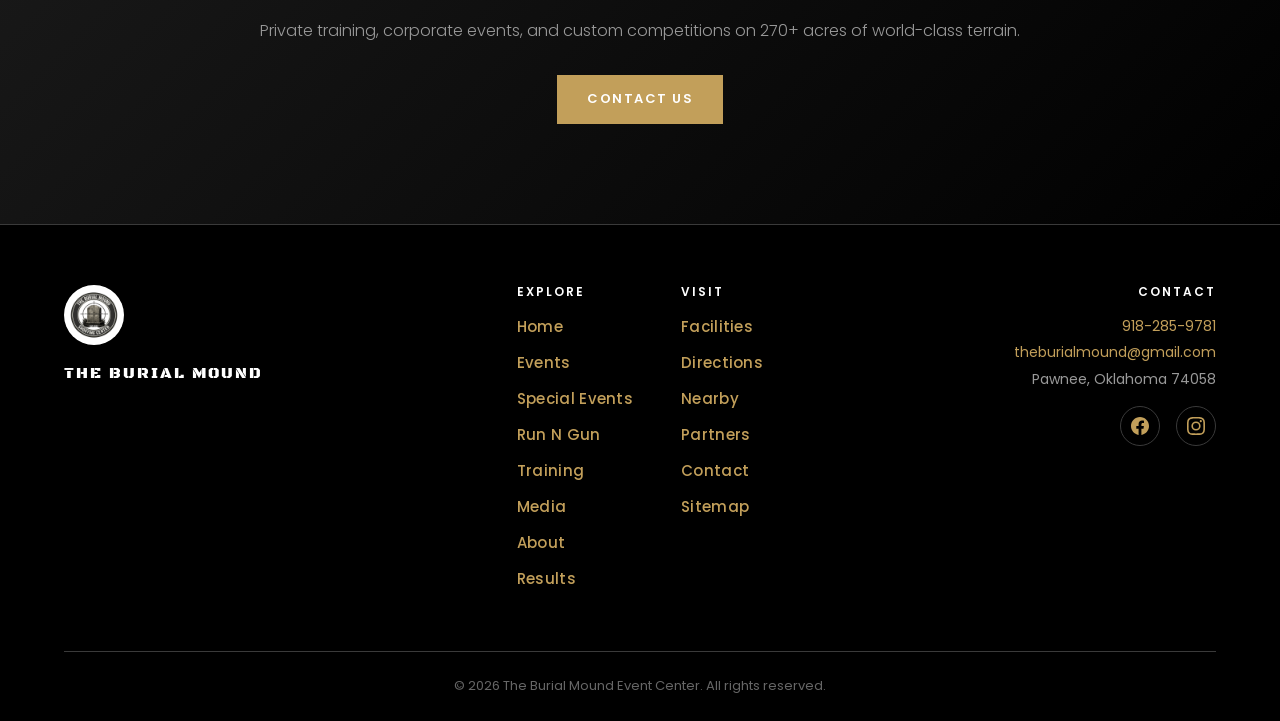
<file: facilities.html>
<!DOCTYPE html>
<html lang="en">
<head>
  <meta charset="UTF-8">
  <meta name="viewport" content="width=device-width, initial-scale=1.0">
  <title>Facilities — The Burial Mound Event Center</title>
  <meta name="description" content="Explore The Burial Mound's facilities: 600-yard precision range, multi-distance range, Run N Gun courses, night operations, and 270+ acres of natural Oklahoma terrain in Pawnee County.">
  <meta property="og:title" content="The Range — Burial Mound Event Center">
  <meta property="og:description" content="270+ acres of natural Oklahoma terrain. Precision range to 600 yards, Run N Gun courses up to 10K, night operations, and more.">
  <meta property="og:image" content="https://theburialmound.com/images/property-aerial.jpg">
  <meta property="og:url" content="https://theburialmound.com/facilities">
  <meta property="og:type" content="website">
  <meta property="og:site_name" content="The Burial Mound Event Center">
  <meta name="twitter:card" content="summary_large_image">
  <meta name="twitter:title" content="The Range — Burial Mound Event Center">
  <meta name="twitter:description" content="270+ acres of natural Oklahoma terrain. Precision range to 600 yards, Run N Gun courses up to 10K, night operations, and more.">
  <meta name="twitter:image" content="https://theburialmound.com/images/property-aerial.jpg">
  <link rel="canonical" href="https://theburialmound.com/facilities.html">
  <link rel="stylesheet" href="style.css">
</head>
<body>

  <!-- ============================================================
       NAVIGATION
       ============================================================ -->
  <nav class="nav" role="navigation" aria-label="Main navigation">
    <div class="nav__inner">
      <div class="nav__links">
        <a href="index.html">Home</a>
        <a href="events.html">Events</a>
        <a href="rng.html">Run N Gun</a>
        <a href="training.html">Training</a>
        <a href="media.html">Media</a>
        <a href="about.html">About</a>
        <a href="partners.html">Partners</a>
      </div>

      <div class="nav__ctas">
        <a href="contact.html" class="btn-ghost btn-ghost--sm">Contact</a>
      </div>

      <button class="nav__hamburger" aria-label="Toggle menu" aria-expanded="false">
        <span></span>
        <span></span>
        <span></span>
      </button>
    </div>

    <!-- Mobile Menu -->
    <div class="nav__mobile-menu">
      <a href="index.html">Home</a>
      <a href="events.html">Events</a>
      <a href="rng.html">Run N Gun</a>
      <a href="training.html">Training</a>
      <a href="media.html">Media</a>
      <a href="about.html">About</a>
      <a href="partners.html">Partners</a>
      <a href="contact.html" class="btn-ghost">Contact</a>
    </div>
  </nav>

  <!-- ============================================================
       HERO
       ============================================================ -->
  <header class="hero hero--sub hero--noimage">
    <div class="hero__content">
      <h1 class="hero__title">THE RANGE</h1>
      <p class="hero__subtitle">270+ Acres of Natural Oklahoma Terrain</p>
    </div>
  </header>

  <!-- ============================================================
       PROPERTY OVERVIEW
       ============================================================ -->
  <section class="property-overview">
    <div class="property-overview__bg" style="background-image: url('images/property-aerial.jpg');"></div>
    <div class="property-overview__content">
      <div class="container container--narrow">
        <h2 class="property-overview__title reveal">TWO FARMS. ONE MISSION.</h2>
        <hr class="divider--sm reveal">
        <p class="property-overview__text reveal">
          The Burial Mound spans two properties in Pawnee County, connected by county roads and miles of natural terrain. From open grassland and rolling hills to dense woods and creek draws — every acre is designed to challenge competitors in ways a flat range never could.
        </p>
        <p class="property-overview__text reveal reveal--delay-1">
          Courses traverse both properties with stages separated by miles of running, creating a competition environment that tests physical endurance as much as shooting precision.
        </p>
      </div>
    </div>
  </section>

  <!-- ============================================================
       FACILITY CARDS
       ============================================================ -->
  <section class="section">
    <div class="container">
      <h2 class="section-title reveal">FACILITIES</h2>
      <p class="section-subtitle reveal">Purpose-built shooting and competition infrastructure across 270+ acres of natural terrain.</p>

      <div class="facility-grid">

        <!-- Rifle Range -->
        <div class="facility-card reveal">
          <div class="facility-card__image">
            <img src="images/rifle-grass.jpg" alt="Rifle shooting in grass at The Burial Mound" loading="lazy" width="1618" height="1080">
          </div>
          <div class="facility-card__body">
            <div class="facility-card__icon">
              <svg viewBox="0 0 24 24" fill="none" xmlns="http://www.w3.org/2000/svg">
                <path d="M2 12h20M22 12l-4-3v6l4-3z" stroke="currentColor" stroke-width="1.5" stroke-linecap="round" stroke-linejoin="round"/>
                <circle cx="6" cy="12" r="2" stroke="currentColor" stroke-width="1.5"/>
              </svg>
            </div>
            <h3 class="facility-card__title">Rifle Range</h3>
            <p class="facility-card__text">Steel and paper targets set across varied terrain at distances from close-range out to 600 yards. Engage from prone, barricade, rooftop, and improvised positions across the Oklahoma landscape.</p>
            <span class="facility-card__stat">Up to 600 yards</span>
          </div>
        </div>

        <!-- Pistol Range -->
        <div class="facility-card reveal reveal--delay-1">
          <div class="facility-card__image">
            <img src="images/pistol-woods.jpg" alt="Pistol shooting in wooded terrain" loading="lazy" width="1618" height="1080">
          </div>
          <div class="facility-card__body">
            <div class="facility-card__icon">
              <svg viewBox="0 0 24 24" fill="none" xmlns="http://www.w3.org/2000/svg">
                <path d="M6 12h12M18 12l-3-2v4l3-2z" stroke="currentColor" stroke-width="1.5" stroke-linecap="round" stroke-linejoin="round"/>
                <rect x="3" y="8" width="6" height="8" rx="1" stroke="currentColor" stroke-width="1.5"/>
              </svg>
            </div>
            <h3 class="facility-card__title">Pistol Range</h3>
            <p class="facility-card__text">Dynamic pistol stages from 5 to 50 yards featuring barricades, ports, and non-standard shooting positions. Designed to force accurate fire under physical stress and time pressure.</p>
            <span class="facility-card__stat">5–50 yards</span>
          </div>
        </div>

        <!-- Run N Gun Course -->
        <div class="facility-card reveal reveal--delay-2">
          <div class="facility-card__image">
            <img src="images/road-course.jpg" alt="Run N Gun course through Oklahoma terrain" loading="lazy" width="1920" height="1043">
          </div>
          <div class="facility-card__body">
            <div class="facility-card__icon">
              <svg viewBox="0 0 24 24" fill="none" xmlns="http://www.w3.org/2000/svg">
                <path d="M13 4l-1 6h5l-6 10 1-6H7l6-10z" stroke="currentColor" stroke-width="1.5" stroke-linecap="round" stroke-linejoin="round"/>
              </svg>
            </div>
            <h3 class="facility-card__title">Run N Gun Course</h3>
            <p class="facility-card__text">5K to 10K cross-country courses with integrated live-fire shooting stages. Carry your rifle, pistol, and ammunition across natural terrain while engaging steel and paper targets at every stage.</p>
            <span class="facility-card__stat">5K–10K courses</span>
          </div>
        </div>

        <!-- Night Operations -->
        <div class="facility-card reveal">
          <div class="facility-card__image">
            <img src="images/tw-rng-1.jpg" alt="Night operations — competitor firing under low light at The Burial Mound" loading="lazy" width="1365" height="911">
          </div>
          <div class="facility-card__body">
            <div class="facility-card__icon">
              <svg viewBox="0 0 24 24" fill="none" xmlns="http://www.w3.org/2000/svg">
                <path d="M21 12.79A9 9 0 1111.21 3a7 7 0 009.79 9.79z" stroke="currentColor" stroke-width="1.5" stroke-linecap="round" stroke-linejoin="round"/>
              </svg>
            </div>
            <h3 class="facility-card__title">Night Operations</h3>
            <p class="facility-card__text">Weapon light and NVG-compatible stages for the Twilight Biathlon series — the original nighttime centerfire biathlon. Friday night vision divisions, Saturday white-light divisions.</p>
            <span class="facility-card__stat">NVG &amp; White Light</span>
          </div>
        </div>

        <!-- Natural Terrain -->
        <div class="facility-card reveal reveal--delay-1">
          <div class="facility-card__image">
            <img src="images/bm-rng-15.jpg" alt="Competitor running through wooded natural terrain at The Burial Mound" loading="lazy" width="1618" height="1080">
          </div>
          <div class="facility-card__body">
            <div class="facility-card__icon">
              <svg viewBox="0 0 24 24" fill="none" xmlns="http://www.w3.org/2000/svg">
                <path d="M2 20l7-10 4 5 3-4 6 9H2z" stroke="currentColor" stroke-width="1.5" stroke-linecap="round" stroke-linejoin="round"/>
                <circle cx="17" cy="6" r="2" stroke="currentColor" stroke-width="1.5"/>
              </svg>
            </div>
            <h3 class="facility-card__title">Natural Terrain</h3>
            <p class="facility-card__text">Hills, draws, hay bales, structures, county roads, and dense woods. The rolling Oklahoma landscape provides natural elevation changes and cover that make every stage unique and every course unpredictable.</p>
            <span class="facility-card__stat">270+ acres</span>
          </div>
        </div>

        <!-- Obstacles -->
        <div class="facility-card reveal reveal--delay-2">
          <div class="facility-card__image">
            <img src="images/swing-obstacle.jpg" alt="Swing obstacle at The Burial Mound" loading="lazy" width="1618" height="1080">
          </div>
          <div class="facility-card__body">
            <div class="facility-card__icon">
              <svg viewBox="0 0 24 24" fill="none" xmlns="http://www.w3.org/2000/svg">
                <path d="M4 4l4 8M20 4l-4 8M8 12h8M6 20h12M8 12l-2 8M16 12l2 8" stroke="currentColor" stroke-width="1.5" stroke-linecap="round" stroke-linejoin="round"/>
              </svg>
            </div>
            <h3 class="facility-card__title">Obstacles</h3>
            <p class="facility-card__text">Cargo net climbs, walls, swings, barricades, rooftop positions, tunnels, balance beams, and rope-assisted embankment climbs. Physical obstacles are integrated into courses to test total athleticism.</p>
            <span class="facility-card__stat">Full Course Integration</span>
          </div>
        </div>

      </div>
    </div>
  </section>

  <!-- ============================================================
       STATS ROW
       ============================================================ -->
  <section class="stats-row" aria-label="Range statistics" style="background: var(--gray-100);">
    <div class="stat reveal">
      <div class="stat__circle">
        <span class="stat__number">600</span>
        <span class="stat__label">Yards</span>
      </div>
      <p class="stat__desc">Max Rifle</p>
    </div>
    <div class="stat reveal reveal--delay-1">
      <div class="stat__circle">
        <span class="stat__number">270+</span>
        <span class="stat__label">Acres</span>
      </div>
      <p class="stat__desc">Total Terrain</p>
    </div>
    <div class="stat reveal reveal--delay-2">
      <div class="stat__circle">
        <span class="stat__number">10K</span>
        <span class="stat__label">Max</span>
      </div>
      <p class="stat__desc">Max Course</p>
    </div>
    <div class="stat reveal reveal--delay-3">
      <div class="stat__circle">
        <span class="stat__number">NVG</span>
        <span class="stat__label">Ready</span>
      </div>
      <p class="stat__desc">Night Capable</p>
    </div>
  </section>

  <!-- ============================================================
       PHOTO BREAK
       ============================================================ -->
  <section class="photo-break">
    <img src="images/landscape-vista.jpg" alt="Oklahoma landscape vista at The Burial Mound" loading="lazy" width="1618" height="1080">
  </section>

  <!-- ============================================================
       CTA BANNER
       ============================================================ -->
  <section class="cta-banner">
    <div class="container">
      <h2 class="cta-banner__title reveal">BOOK THE RANGE</h2>
      <p class="cta-banner__text reveal">Private training, corporate events, and custom competitions on 270+ acres of world-class terrain.</p>
      <a href="contact.html" class="btn-gold reveal">Contact Us</a>
    </div>
  </section>

  <!-- ============================================================
       FOOTER
       ============================================================ -->
  <footer class="footer" role="contentinfo">
    <div class="container">
      <div class="footer__grid">

        <!-- Brand -->
        <div class="footer__brand">
          <div class="footer__logo-circle">
            <img src="images/logo.jpg" alt="The Burial Mound logo" width="52" height="52">
          </div>
          <span class="footer__brand-name">The Burial Mound</span>
        </div>

        <!-- Nav -->
        <div class="footer__nav">
          <div class="footer__nav-column">
            <h3>Explore</h3>
            <a href="index.html">Home</a>
            <a href="events.html">Events</a>
            <a href="special-events.html">Special Events</a>
            <a href="rng.html">Run N Gun</a>
            <a href="training.html">Training</a>
            <a href="media.html">Media</a>
            <a href="about.html">About</a>
            <a href="rng.html#results">Results</a>
          </div>
          <div class="footer__nav-column">
            <h3>Visit</h3>
            <a href="facilities.html">Facilities</a>
            <a href="directions.html">Directions</a>
            <a href="nearby.html">Nearby</a>
            <a href="partners.html">Partners</a>
            <a href="contact.html">Contact</a>
            <a href="sitemap.html">Sitemap</a>
          </div>
        </div>

        <!-- Contact -->
        <div class="footer__contact">
          <h3>Contact</h3>
          <p><a href="tel:9182859781">918-285-9781</a></p>
          <p><a href="mailto:theburialmound@gmail.com">theburialmound@gmail.com</a></p>
          <p>Pawnee, Oklahoma 74058</p>

          <div class="footer__socials">
            <!-- Facebook -->
            <a href="https://www.facebook.com/theburialmound/" class="footer__social-icon" target="_blank" rel="noopener noreferrer" aria-label="Facebook">
              <svg viewBox="0 0 24 24" xmlns="http://www.w3.org/2000/svg"><path d="M24 12.073c0-6.627-5.373-12-12-12s-12 5.373-12 12c0 5.99 4.388 10.954 10.125 11.854v-8.385H7.078v-3.47h3.047V9.43c0-3.007 1.792-4.669 4.533-4.669 1.312 0 2.686.235 2.686.235v2.953H15.83c-1.491 0-1.956.925-1.956 1.874v2.25h3.328l-.532 3.47h-2.796v8.385C19.612 23.027 24 18.062 24 12.073z"/></svg>
            </a>
            <!-- Instagram -->
            <a href="https://www.instagram.com/theburialmound2022/" class="footer__social-icon" target="_blank" rel="noopener noreferrer" aria-label="Instagram">
              <svg viewBox="0 0 24 24" xmlns="http://www.w3.org/2000/svg"><path d="M12 2.163c3.204 0 3.584.012 4.85.07 3.252.148 4.771 1.691 4.919 4.919.058 1.265.069 1.645.069 4.849 0 3.205-.012 3.584-.069 4.849-.149 3.225-1.664 4.771-4.919 4.919-1.266.058-1.644.07-4.85.07-3.204 0-3.584-.012-4.849-.07-3.26-.149-4.771-1.699-4.919-4.92-.058-1.265-.07-1.644-.07-4.849 0-3.204.013-3.583.07-4.849.149-3.227 1.664-4.771 4.919-4.919 1.266-.057 1.645-.069 4.849-.069zM12 0C8.741 0 8.333.014 7.053.072 2.695.272.273 2.69.073 7.052.014 8.333 0 8.741 0 12c0 3.259.014 3.668.072 4.948.2 4.358 2.618 6.78 6.98 6.98C8.333 23.986 8.741 24 12 24c3.259 0 3.668-.014 4.948-.072 4.354-.2 6.782-2.618 6.979-6.98.059-1.28.073-1.689.073-4.948 0-3.259-.014-3.667-.072-4.947-.196-4.354-2.617-6.78-6.979-6.98C15.668.014 15.259 0 12 0zm0 5.838a6.162 6.162 0 100 12.324 6.162 6.162 0 000-12.324zM12 16a4 4 0 110-8 4 4 0 010 8zm6.406-11.845a1.44 1.44 0 100 2.881 1.44 1.44 0 000-2.881z"/></svg>
            </a>
            <!-- YouTube -->
          </div>
        </div>

      </div>

      <div class="footer__bottom">
        <p class="footer__copyright">&copy; 2026 The Burial Mound Event Center. All rights reserved.</p>
      </div>
    </div>
  </footer>

  <script src="main.js"></script>
</body>
</html>
</file>
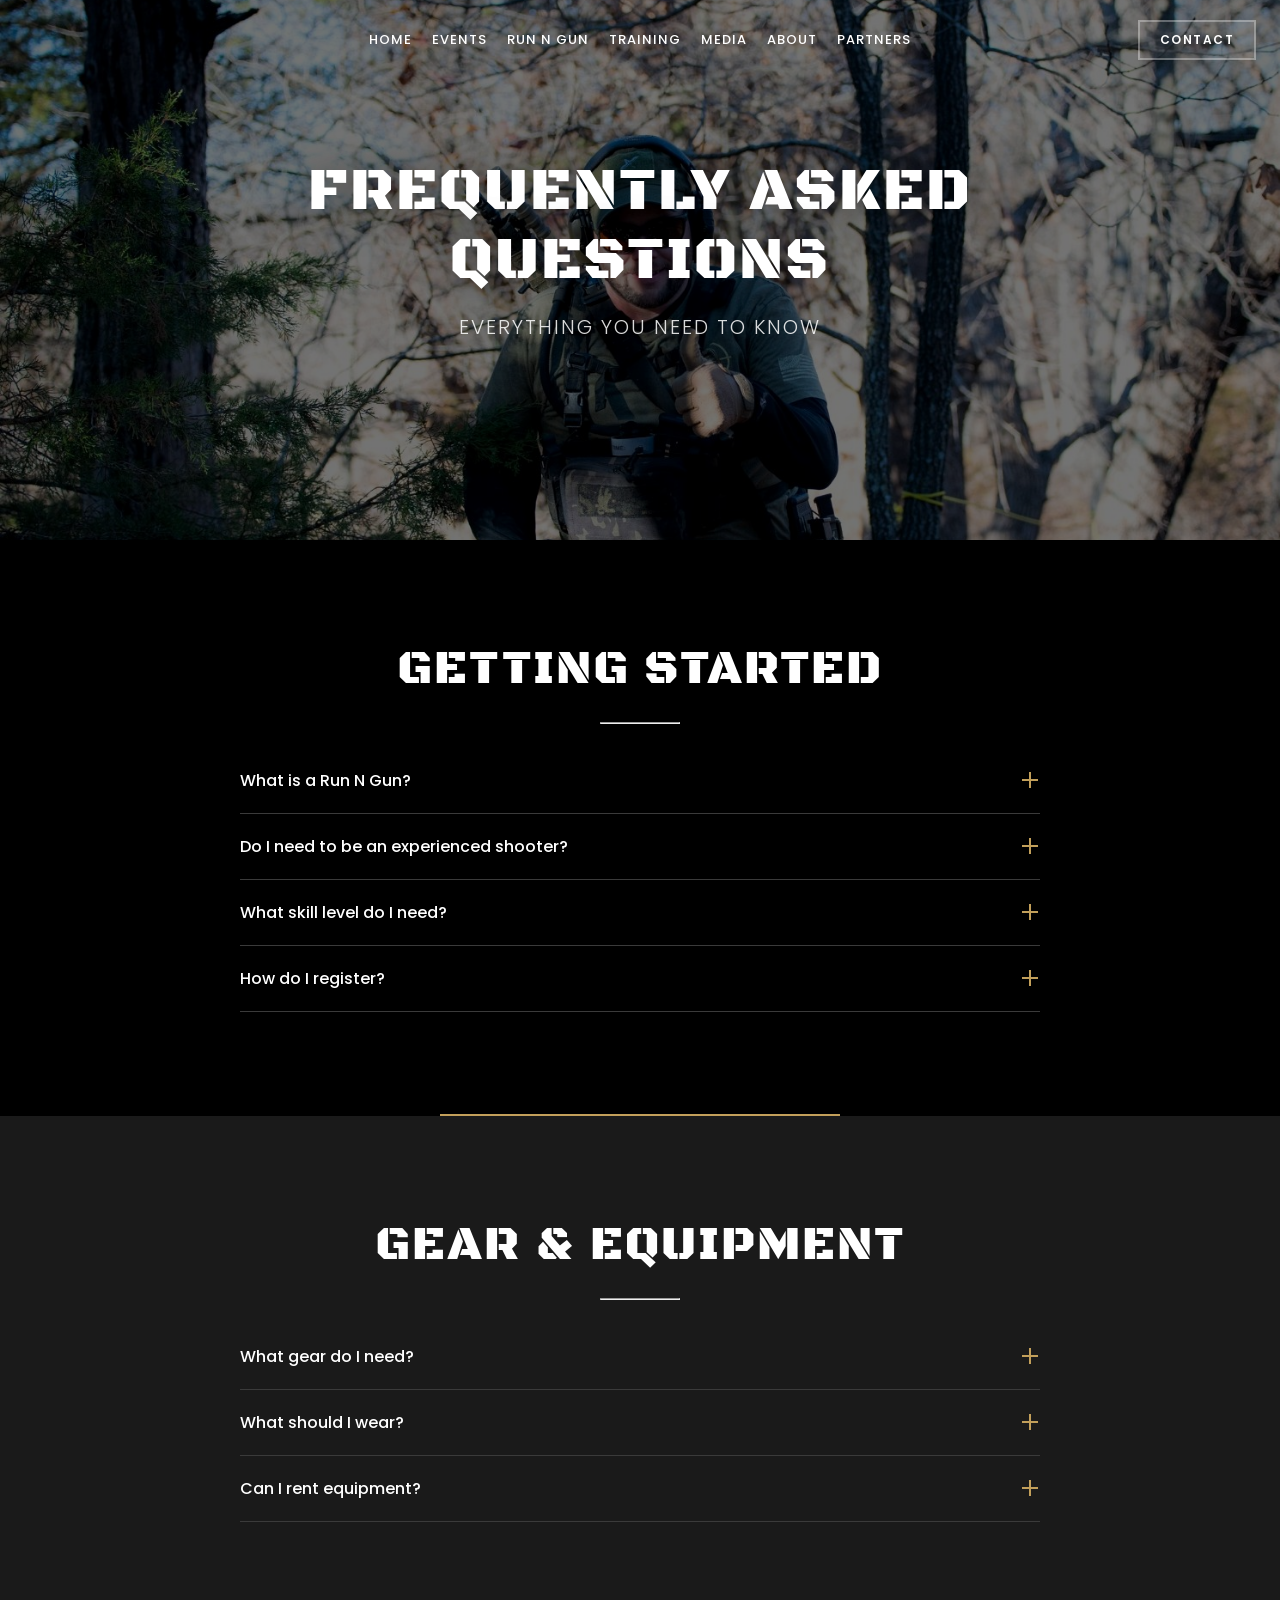
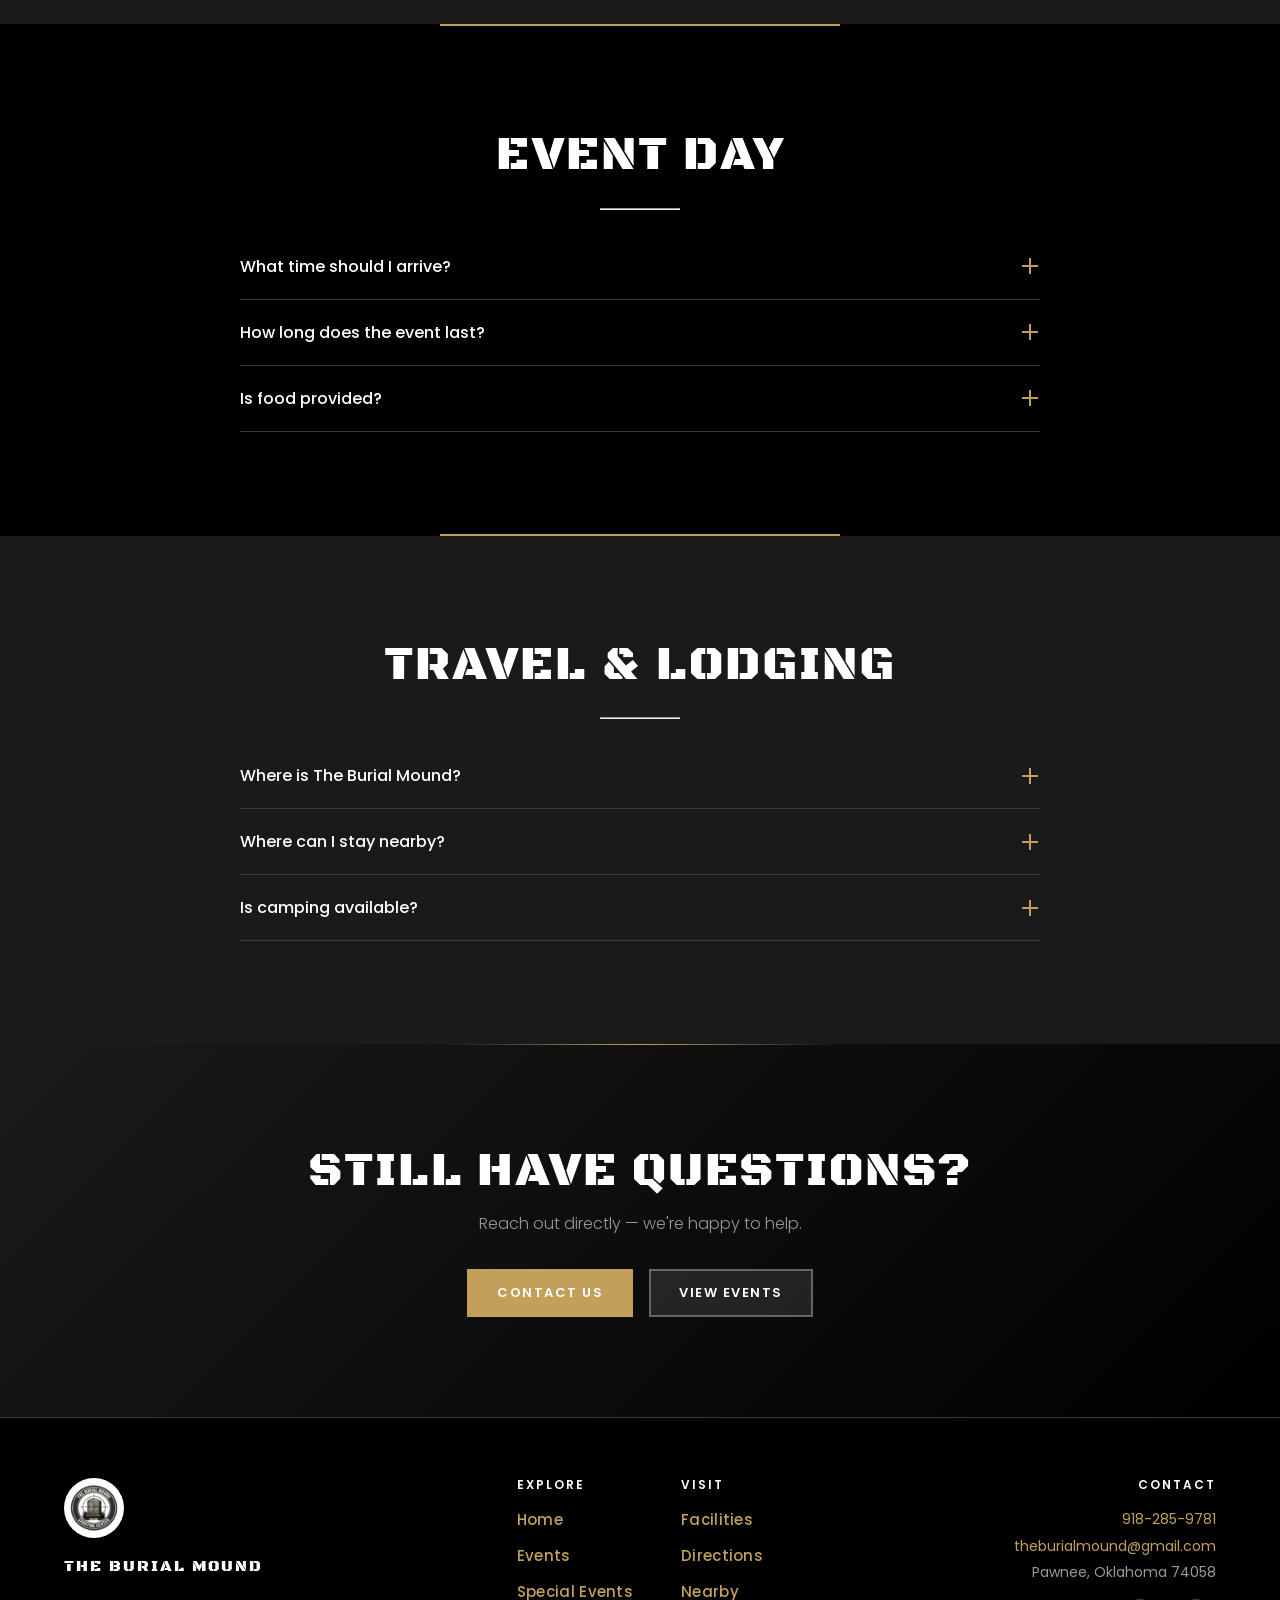
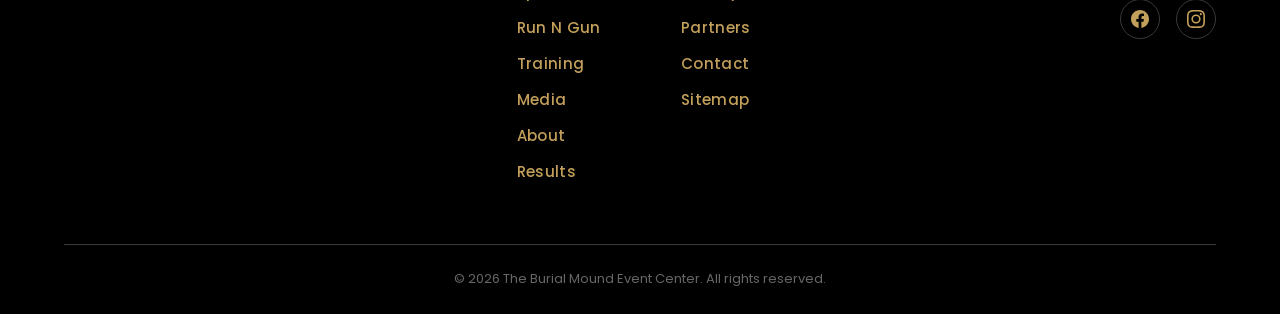
<file: faq.html>
<!DOCTYPE html>
<html lang="en">
<head>
  <meta charset="UTF-8">
  <meta name="viewport" content="width=device-width, initial-scale=1.0">
  <title>FAQ — The Burial Mound Event Center</title>
  <meta name="description" content="Frequently asked questions about Run N Gun competitions, gear requirements, event day logistics, and travel to The Burial Mound Event Center in Pawnee, Oklahoma.">
  <meta property="og:title" content="FAQ — The Burial Mound">
  <meta property="og:description" content="Everything you need to know about competing at The Burial Mound. Gear, registration, event day, and travel.">
  <meta property="og:image" content="https://theburialmound.com/images/woods-course.jpg">
  <meta property="og:url" content="https://theburialmound.com/faq">
  <meta property="og:type" content="website">
  <meta property="og:site_name" content="The Burial Mound Event Center">
  <meta name="twitter:card" content="summary_large_image">
  <meta name="twitter:title" content="FAQ — The Burial Mound">
  <meta name="twitter:description" content="Everything you need to know about competing at The Burial Mound. Gear, registration, event day, and travel.">
  <meta name="twitter:image" content="https://theburialmound.com/images/woods-course.jpg">
  <link rel="canonical" href="https://theburialmound.com/faq.html">
  <link rel="preload" as="image" href="images/woods-course.jpg" fetchpriority="high">
  <link rel="stylesheet" href="style.css">
  <script type="application/ld+json">
{
  "@context": "https://schema.org",
  "@type": "FAQPage",
  "mainEntity": [
    {
      "@type": "Question",
      "name": "What is a Run N Gun?",
      "acceptedAnswer": {
        "@type": "Answer",
        "text": "A Run N Gun is a timed event combining distance running (5K–10K) with precision shooting stages. Competitors carry all their own gear — rifle, pistol, magazines, and ammunition — and run a cross-country course, stopping at designated shooting stages along the way. Your final score combines running time with shooting stage performance. Think of it as a modern-day biathlon on rugged natural terrain."
      }
    },
    {
      "@type": "Question",
      "name": "Do I need to be an experienced shooter?",
      "acceptedAnswer": {
        "@type": "Answer",
        "text": "No. Competitors range from beginners to experts. Many first-time competitors are recreational shooters who want to challenge themselves in a new format. Safety is the top priority — if you can safely handle a rifle and pistol, you can compete. Range officers are present at every stage to assist. The community is welcoming and supportive of new participants."
      }
    },
    {
      "@type": "Question",
      "name": "What skill level do I need?",
      "acceptedAnswer": {
        "@type": "Answer",
        "text": "If you can safely handle a rifle and pistol, you're ready. You don't need to be a competitive marksman or a marathon runner. Most competitors are everyday shooters who enjoy testing themselves outdoors. Short course options are available at many events for those who prefer a less demanding run distance."
      }
    },
    {
      "@type": "Question",
      "name": "How do I register?",
      "acceptedAnswer": {
        "@type": "Answer",
        "text": "All registration is through PractiScore . Search for \"Burial Mound\" or \"The Burial Mound Event Center\" to find upcoming events. Events sell out consistently, so register early when registration opens. Follow our Facebook page for registration announcements."
      }
    },
    {
      "@type": "Question",
      "name": "What gear do I need?",
      "acceptedAnswer": {
        "@type": "Answer",
        "text": "Minimum gear requirements: centerfire rifle, centerfire pistol, loaded magazines, ammunition (plan for 2x the minimum round count listed for the event), eye protection, ear protection, and water. A sling for your rifle is highly recommended. Most competitors also carry a hydration pack or water bottles and a cell phone for emergency communication."
      }
    },
    {
      "@type": "Question",
      "name": "What should I wear?",
      "acceptedAnswer": {
        "@type": "Answer",
        "text": "Running shoes or trail runners are essential — you'll be covering miles on uneven terrain including fields, hills, woods, and county roads. Wear athletic clothing appropriate for the weather. A plate carrier or chest rig is optional but common for carrying magazines and gear during the run. Dress in layers for winter events. Check the weather forecast for Pawnee, Oklahoma before heading out."
      }
    },
    {
      "@type": "Question",
      "name": "Can I rent equipment?",
      "acceptedAnswer": {
        "@type": "Answer",
        "text": "Contact us in advance to discuss options. While we don't maintain a standard rental fleet, we may be able to help connect you with resources or make arrangements depending on what you need. Reach out at theburialmound@gmail.com or call 918-285-9781 ."
      }
    },
    {
      "@type": "Question",
      "name": "What time should I arrive?",
      "acceptedAnswer": {
        "@type": "Answer",
        "text": "Check-in typically opens at 7:00 AM. Plan to arrive early to sign waivers, confirm your registration, and pick up your bib and t-shirt. The mandatory safety briefing begins at 8:00 AM — attendance is required before you can run the course. Give yourself extra time if it's your first event."
      }
    },
    {
      "@type": "Question",
      "name": "How long does the event last?",
      "acceptedAnswer": {
        "@type": "Answer",
        "text": "Plan for a full day. Most events run from 8:00 AM to 3:00 PM, though your individual time on course depends on your pace and course length. After all competitors finish, there's an awards ceremony and sponsor prize drawings. The Twilight Biathlon (night events) has a different schedule — typically Friday and Saturday evenings with competitor releases starting at dusk."
      }
    },
    {
      "@type": "Question",
      "name": "Is food provided?",
      "acceptedAnswer": {
        "@type": "Answer",
        "text": "The $45 entry fee for the Winter Run N Gun includes a meal. Past events have featured on-site BBQ from S&M Smoken BBQ. Major events with higher entry fees ($145) also include a meal and t-shirt. Bring your own water and snacks for the course — staying hydrated is critical, especially during summer events."
      }
    },
    {
      "@type": "Question",
      "name": "Where is The Burial Mound?",
      "acceptedAnswer": {
        "@type": "Answer",
        "text": "42251 South 34500 Road, Pawnee, Oklahoma 74058. GPS coordinates: 36.402360, -96.854434. The facility is in rural Pawnee County, approximately 90 minutes north of Oklahoma City and 60 minutes northwest of Tulsa. Use GPS for the last stretch — you'll be on county roads."
      }
    },
    {
      "@type": "Question",
      "name": "Where can I stay nearby?",
      "acceptedAnswer": {
        "@type": "Answer",
        "text": "Hotels are available in Stillwater (approximately 30 minutes south) and Ponca City (approximately 30 minutes north). Stillwater, home of Oklahoma State University, offers the widest selection of hotels and restaurants. Book early during event weekends — competitors from across the region often fill up nearby accommodations."
      }
    },
    {
      "@type": "Question",
      "name": "Is camping available?",
      "acceptedAnswer": {
        "@type": "Answer",
        "text": "Contact us about camping options on the property. The 270+ acre facility may have space available depending on the event. Reach out at theburialmound@gmail.com or call 918-285-9781 to discuss arrangements well before your event date."
      }
    }
  ]
}
  </script>
</head>
<body>

  <!-- ============================================================
       NAVIGATION
       ============================================================ -->
  <nav class="nav" role="navigation" aria-label="Main navigation">
    <div class="nav__inner">
      <div class="nav__links">
        <a href="index.html">Home</a>
        <a href="events.html">Events</a>
        <a href="rng.html">Run N Gun</a>
        <a href="training.html">Training</a>
        <a href="media.html">Media</a>
        <a href="about.html">About</a>
        <a href="partners.html">Partners</a>
      </div>

      <div class="nav__ctas">
        <a href="contact.html" class="btn-ghost btn-ghost--sm">Contact</a>
      </div>

      <button class="nav__hamburger" aria-label="Toggle menu" aria-expanded="false">
        <span></span>
        <span></span>
        <span></span>
      </button>
    </div>

    <!-- Mobile Menu -->
    <div class="nav__mobile-menu">
      <a href="index.html">Home</a>
      <a href="events.html">Events</a>
      <a href="rng.html">Run N Gun</a>
      <a href="training.html">Training</a>
      <a href="media.html">Media</a>
      <a href="about.html">About</a>
      <a href="partners.html">Partners</a>
      <a href="contact.html" class="btn-ghost">Contact</a>
    </div>
  </nav>

  <!-- ============================================================
       HERO
       ============================================================ -->
  <header class="hero hero--sub">
    <div class="hero__bg hero__bg--faq" style="background-image: url('images/woods-course.jpg');"></div>
    <div class="hero__content">
      <h1 class="hero__title">FREQUENTLY ASKED QUESTIONS</h1>
      <p class="hero__subtitle">Everything You Need to Know</p>
    </div>
  </header>

  <!-- ============================================================
       FAQ — GETTING STARTED
       ============================================================ -->
  <section class="section">
    <div class="container">
      <h2 class="section-title reveal">GETTING STARTED</h2>
      <hr class="divider--sm reveal">

      <div class="accordion reveal">
        <div class="accordion__item">
          <button class="accordion__trigger" aria-expanded="false">
            <span class="accordion__trigger-text">What is a Run N Gun?</span>
            <span class="accordion__trigger-icon"></span>
          </button>
          <div class="accordion__content">
            <div class="accordion__content-inner">
              A Run N Gun is a timed event combining distance running (5K–10K) with precision shooting stages. Competitors carry all their own gear — rifle, pistol, magazines, and ammunition — and run a cross-country course, stopping at designated shooting stages along the way. Your final score combines running time with shooting stage performance. Think of it as a modern-day biathlon on rugged natural terrain.
            </div>
          </div>
        </div>

        <div class="accordion__item">
          <button class="accordion__trigger" aria-expanded="false">
            <span class="accordion__trigger-text">Do I need to be an experienced shooter?</span>
            <span class="accordion__trigger-icon"></span>
          </button>
          <div class="accordion__content">
            <div class="accordion__content-inner">
              No. Competitors range from beginners to experts. Many first-time competitors are recreational shooters who want to challenge themselves in a new format. Safety is the top priority — if you can safely handle a rifle and pistol, you can compete. Range officers are present at every stage to assist. The community is welcoming and supportive of new participants.
            </div>
          </div>
        </div>

        <div class="accordion__item">
          <button class="accordion__trigger" aria-expanded="false">
            <span class="accordion__trigger-text">What skill level do I need?</span>
            <span class="accordion__trigger-icon"></span>
          </button>
          <div class="accordion__content">
            <div class="accordion__content-inner">
              If you can safely handle a rifle and pistol, you're ready. You don't need to be a competitive marksman or a marathon runner. Most competitors are everyday shooters who enjoy testing themselves outdoors. Short course options are available at many events for those who prefer a less demanding run distance.
            </div>
          </div>
        </div>

        <div class="accordion__item">
          <button class="accordion__trigger" aria-expanded="false">
            <span class="accordion__trigger-text">How do I register?</span>
            <span class="accordion__trigger-icon"></span>
          </button>
          <div class="accordion__content">
            <div class="accordion__content-inner">
              All registration is through <a href="https://practiscore.com/clubs/the_burial_mound_shooting_center" target="_blank" rel="noopener">PractiScore</a>. Search for "Burial Mound" or "The Burial Mound Event Center" to find upcoming events. Events sell out consistently, so register early when registration opens. Follow our <a href="https://www.facebook.com/theburialmound/" target="_blank" rel="noopener">Facebook page</a> for registration announcements.
            </div>
          </div>
        </div>
      </div>
    </div>
  </section>

  <hr class="divider">

  <!-- ============================================================
       FAQ — GEAR & EQUIPMENT
       ============================================================ -->
  <section class="section" style="background: var(--gray-100);">
    <div class="container">
      <h2 class="section-title reveal">GEAR &amp; EQUIPMENT</h2>
      <hr class="divider--sm reveal">

      <div class="accordion reveal">
        <div class="accordion__item">
          <button class="accordion__trigger" aria-expanded="false">
            <span class="accordion__trigger-text">What gear do I need?</span>
            <span class="accordion__trigger-icon"></span>
          </button>
          <div class="accordion__content">
            <div class="accordion__content-inner">
              Minimum gear requirements: centerfire rifle, centerfire pistol, loaded magazines, ammunition (plan for 2x the minimum round count listed for the event), eye protection, ear protection, and water. A sling for your rifle is highly recommended. Most competitors also carry a hydration pack or water bottles and a cell phone for emergency communication.
            </div>
          </div>
        </div>

        <div class="accordion__item">
          <button class="accordion__trigger" aria-expanded="false">
            <span class="accordion__trigger-text">What should I wear?</span>
            <span class="accordion__trigger-icon"></span>
          </button>
          <div class="accordion__content">
            <div class="accordion__content-inner">
              Running shoes or trail runners are essential — you'll be covering miles on uneven terrain including fields, hills, woods, and county roads. Wear athletic clothing appropriate for the weather. A plate carrier or chest rig is optional but common for carrying magazines and gear during the run. Dress in layers for winter events. Check the weather forecast for Pawnee, Oklahoma before heading out.
            </div>
          </div>
        </div>

        <div class="accordion__item">
          <button class="accordion__trigger" aria-expanded="false">
            <span class="accordion__trigger-text">Can I rent equipment?</span>
            <span class="accordion__trigger-icon"></span>
          </button>
          <div class="accordion__content">
            <div class="accordion__content-inner">
              Contact us in advance to discuss options. While we don't maintain a standard rental fleet, we may be able to help connect you with resources or make arrangements depending on what you need. Reach out at <a href="mailto:theburialmound@gmail.com">theburialmound@gmail.com</a> or call <a href="tel:9182859781">918-285-9781</a>.
            </div>
          </div>
        </div>
      </div>
    </div>
  </section>

  <hr class="divider">

  <!-- ============================================================
       FAQ — EVENT DAY
       ============================================================ -->
  <section class="section">
    <div class="container">
      <h2 class="section-title reveal">EVENT DAY</h2>
      <hr class="divider--sm reveal">

      <div class="accordion reveal">
        <div class="accordion__item">
          <button class="accordion__trigger" aria-expanded="false">
            <span class="accordion__trigger-text">What time should I arrive?</span>
            <span class="accordion__trigger-icon"></span>
          </button>
          <div class="accordion__content">
            <div class="accordion__content-inner">
              Check-in typically opens at 7:00 AM. Plan to arrive early to sign waivers, confirm your registration, and pick up your bib and t-shirt. The mandatory safety briefing begins at 8:00 AM — attendance is required before you can run the course. Give yourself extra time if it's your first event.
            </div>
          </div>
        </div>

        <div class="accordion__item">
          <button class="accordion__trigger" aria-expanded="false">
            <span class="accordion__trigger-text">How long does the event last?</span>
            <span class="accordion__trigger-icon"></span>
          </button>
          <div class="accordion__content">
            <div class="accordion__content-inner">
              Plan for a full day. Most events run from 8:00 AM to 3:00 PM, though your individual time on course depends on your pace and course length. After all competitors finish, there's an awards ceremony and sponsor prize drawings. The Twilight Biathlon (night events) has a different schedule — typically Friday and Saturday evenings with competitor releases starting at dusk.
            </div>
          </div>
        </div>

        <div class="accordion__item">
          <button class="accordion__trigger" aria-expanded="false">
            <span class="accordion__trigger-text">Is food provided?</span>
            <span class="accordion__trigger-icon"></span>
          </button>
          <div class="accordion__content">
            <div class="accordion__content-inner">
              The $45 entry fee for the Winter Run N Gun includes a meal. Past events have featured on-site BBQ from S&M Smoken BBQ. Major events with higher entry fees ($145) also include a meal and t-shirt. Bring your own water and snacks for the course — staying hydrated is critical, especially during summer events.
            </div>
          </div>
        </div>
      </div>
    </div>
  </section>

  <hr class="divider">

  <!-- ============================================================
       FAQ — TRAVEL & LODGING
       ============================================================ -->
  <section class="section" style="background: var(--gray-100);">
    <div class="container">
      <h2 class="section-title reveal">TRAVEL &amp; LODGING</h2>
      <hr class="divider--sm reveal">

      <div class="accordion reveal">
        <div class="accordion__item">
          <button class="accordion__trigger" aria-expanded="false">
            <span class="accordion__trigger-text">Where is The Burial Mound?</span>
            <span class="accordion__trigger-icon"></span>
          </button>
          <div class="accordion__content">
            <div class="accordion__content-inner">
              42251 South 34500 Road, Pawnee, Oklahoma 74058. GPS coordinates: 36.402360, -96.854434. The facility is in rural Pawnee County, approximately 90 minutes north of Oklahoma City and 60 minutes northwest of Tulsa. Use GPS for the last stretch — you'll be on county roads.
            </div>
          </div>
        </div>

        <div class="accordion__item">
          <button class="accordion__trigger" aria-expanded="false">
            <span class="accordion__trigger-text">Where can I stay nearby?</span>
            <span class="accordion__trigger-icon"></span>
          </button>
          <div class="accordion__content">
            <div class="accordion__content-inner">
              Hotels are available in Stillwater (approximately 30 minutes south) and Ponca City (approximately 30 minutes north). Stillwater, home of Oklahoma State University, offers the widest selection of hotels and restaurants. Book early during event weekends — competitors from across the region often fill up nearby accommodations.
            </div>
          </div>
        </div>

        <div class="accordion__item">
          <button class="accordion__trigger" aria-expanded="false">
            <span class="accordion__trigger-text">Is camping available?</span>
            <span class="accordion__trigger-icon"></span>
          </button>
          <div class="accordion__content">
            <div class="accordion__content-inner">
              Contact us about camping options on the property. The 270+ acre facility may have space available depending on the event. Reach out at <a href="mailto:theburialmound@gmail.com">theburialmound@gmail.com</a> or call <a href="tel:9182859781">918-285-9781</a> to discuss arrangements well before your event date.
            </div>
          </div>
        </div>
      </div>
    </div>
  </section>

  <!-- ============================================================
       CTA BANNER
       ============================================================ -->
  <section class="cta-banner">
    <div class="container">
      <h2 class="cta-banner__title reveal">STILL HAVE QUESTIONS?</h2>
      <p class="cta-banner__text reveal">Reach out directly — we're happy to help.</p>
      <div class="hero__ctas reveal">
        <a href="contact.html" class="btn-gold">Contact Us</a>
        <a href="events.html" class="btn-ghost">View Events</a>
      </div>
    </div>
  </section>

  <!-- ============================================================
       FOOTER
       ============================================================ -->
  <footer class="footer" role="contentinfo">
    <div class="container">
      <div class="footer__grid">

        <!-- Brand -->
        <div class="footer__brand">
          <div class="footer__logo-circle">
            <img src="images/logo.jpg" alt="The Burial Mound logo" width="52" height="52">
          </div>
          <span class="footer__brand-name">The Burial Mound</span>
        </div>

        <!-- Nav -->
        <div class="footer__nav">
          <div class="footer__nav-column">
            <h3>Explore</h3>
            <a href="index.html">Home</a>
            <a href="events.html">Events</a>
            <a href="special-events.html">Special Events</a>
            <a href="rng.html">Run N Gun</a>
            <a href="training.html">Training</a>
            <a href="media.html">Media</a>
            <a href="about.html">About</a>
            <a href="rng.html#results">Results</a>
          </div>
          <div class="footer__nav-column">
            <h3>Visit</h3>
            <a href="facilities.html">Facilities</a>
            <a href="directions.html">Directions</a>
            <a href="nearby.html">Nearby</a>
            <a href="partners.html">Partners</a>
            <a href="contact.html">Contact</a>
            <a href="sitemap.html">Sitemap</a>
          </div>
        </div>

        <!-- Contact -->
        <div class="footer__contact">
          <h3>Contact</h3>
          <p><a href="tel:9182859781">918-285-9781</a></p>
          <p><a href="mailto:theburialmound@gmail.com">theburialmound@gmail.com</a></p>
          <p>Pawnee, Oklahoma 74058</p>

          <div class="footer__socials">
            <a href="https://www.facebook.com/theburialmound/" class="footer__social-icon" target="_blank" rel="noopener noreferrer" aria-label="Facebook">
              <svg viewBox="0 0 24 24" xmlns="http://www.w3.org/2000/svg"><path d="M24 12.073c0-6.627-5.373-12-12-12s-12 5.373-12 12c0 5.99 4.388 10.954 10.125 11.854v-8.385H7.078v-3.47h3.047V9.43c0-3.007 1.792-4.669 4.533-4.669 1.312 0 2.686.235 2.686.235v2.953H15.83c-1.491 0-1.956.925-1.956 1.874v2.25h3.328l-.532 3.47h-2.796v8.385C19.612 23.027 24 18.062 24 12.073z"/></svg>
            </a>
            <a href="https://www.instagram.com/theburialmound2022/" class="footer__social-icon" target="_blank" rel="noopener noreferrer" aria-label="Instagram">
              <svg viewBox="0 0 24 24" xmlns="http://www.w3.org/2000/svg"><path d="M12 2.163c3.204 0 3.584.012 4.85.07 3.252.148 4.771 1.691 4.919 4.919.058 1.265.069 1.645.069 4.849 0 3.205-.012 3.584-.069 4.849-.149 3.225-1.664 4.771-4.919 4.919-1.266.058-1.644.07-4.85.07-3.204 0-3.584-.012-4.849-.07-3.26-.149-4.771-1.699-4.919-4.92-.058-1.265-.07-1.644-.07-4.849 0-3.204.013-3.583.07-4.849.149-3.227 1.664-4.771 4.919-4.919 1.266-.057 1.645-.069 4.849-.069zM12 0C8.741 0 8.333.014 7.053.072 2.695.272.273 2.69.073 7.052.014 8.333 0 8.741 0 12c0 3.259.014 3.668.072 4.948.2 4.358 2.618 6.78 6.98 6.98C8.333 23.986 8.741 24 12 24c3.259 0 3.668-.014 4.948-.072 4.354-.2 6.782-2.618 6.979-6.98.059-1.28.073-1.689.073-4.948 0-3.259-.014-3.667-.072-4.947-.196-4.354-2.617-6.78-6.979-6.98C15.668.014 15.259 0 12 0zm0 5.838a6.162 6.162 0 100 12.324 6.162 6.162 0 000-12.324zM12 16a4 4 0 110-8 4 4 0 010 8zm6.406-11.845a1.44 1.44 0 100 2.881 1.44 1.44 0 000-2.881z"/></svg>
            </a>
          </div>
        </div>

      </div>

      <div class="footer__bottom">
        <p class="footer__copyright">&copy; 2026 The Burial Mound Event Center. All rights reserved.</p>
      </div>
    </div>
  </footer>

  <script src="main.js"></script>
</body>
</html>
</file>
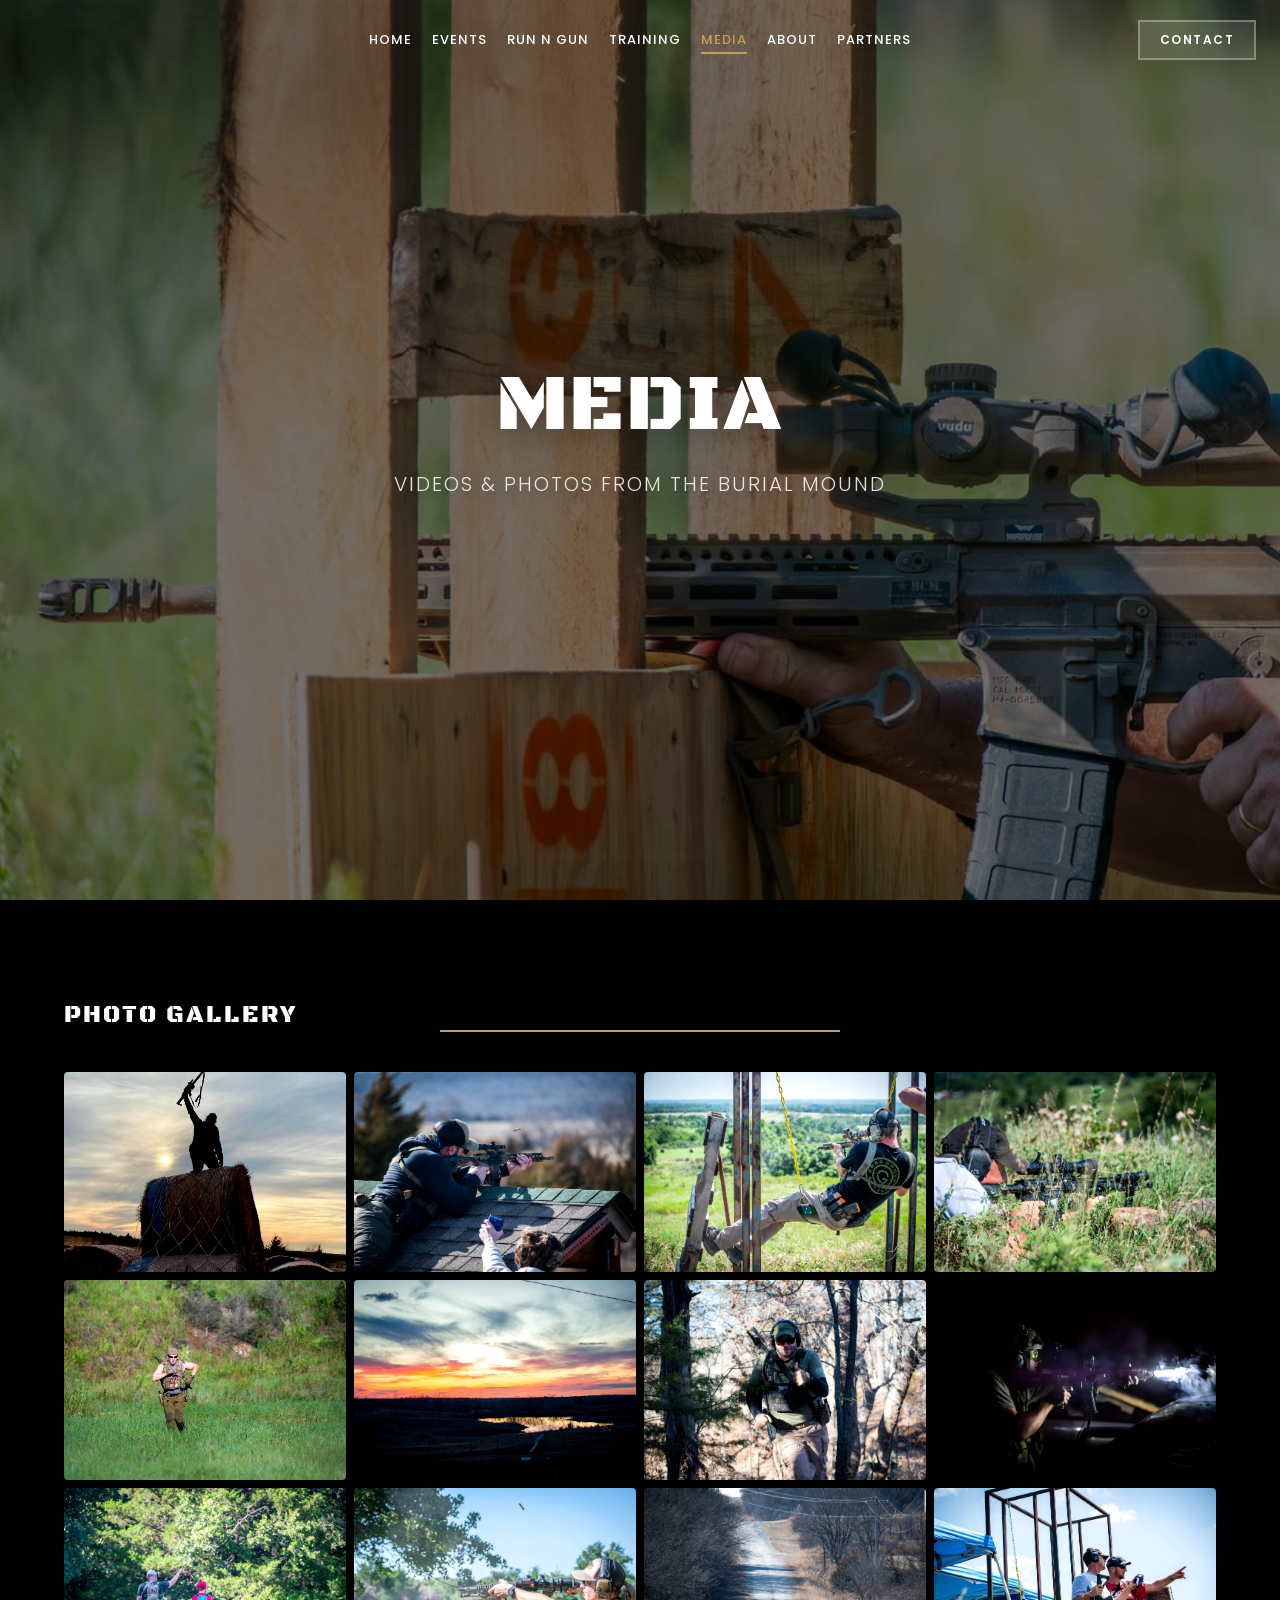
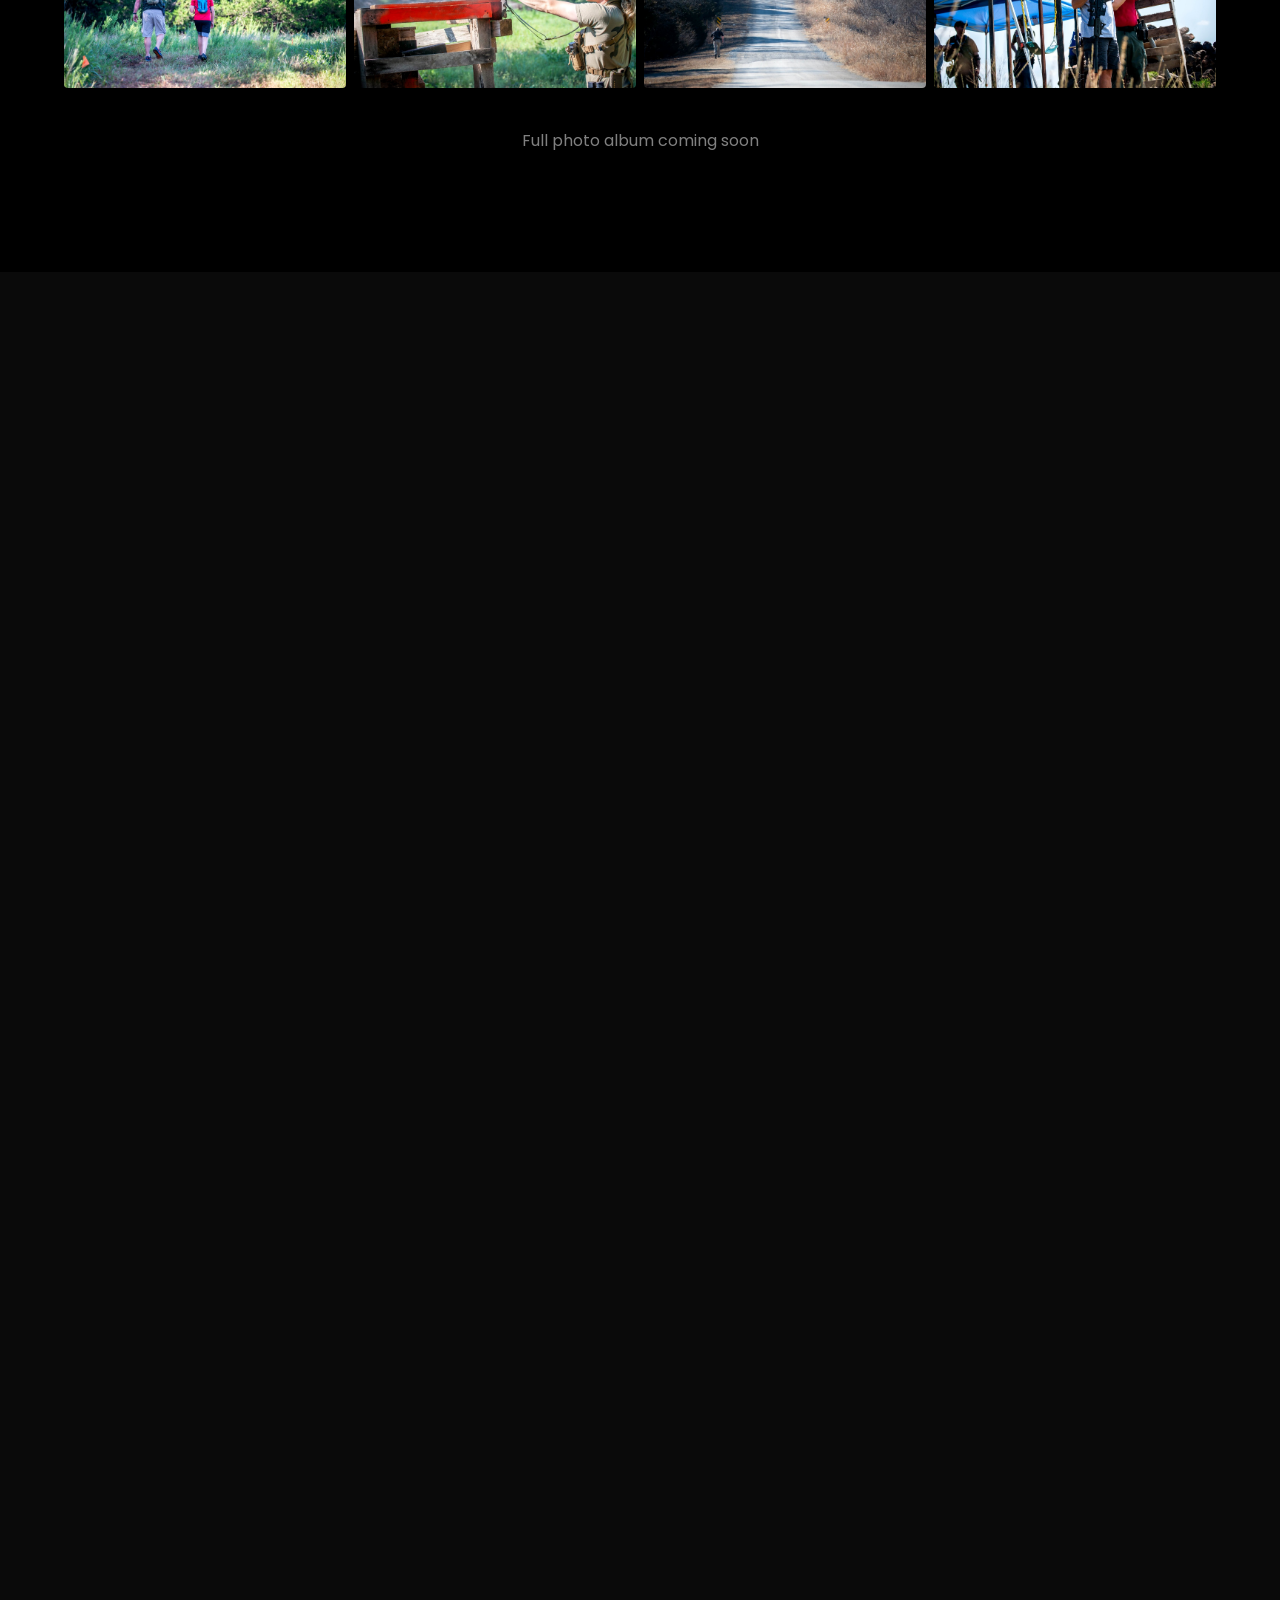
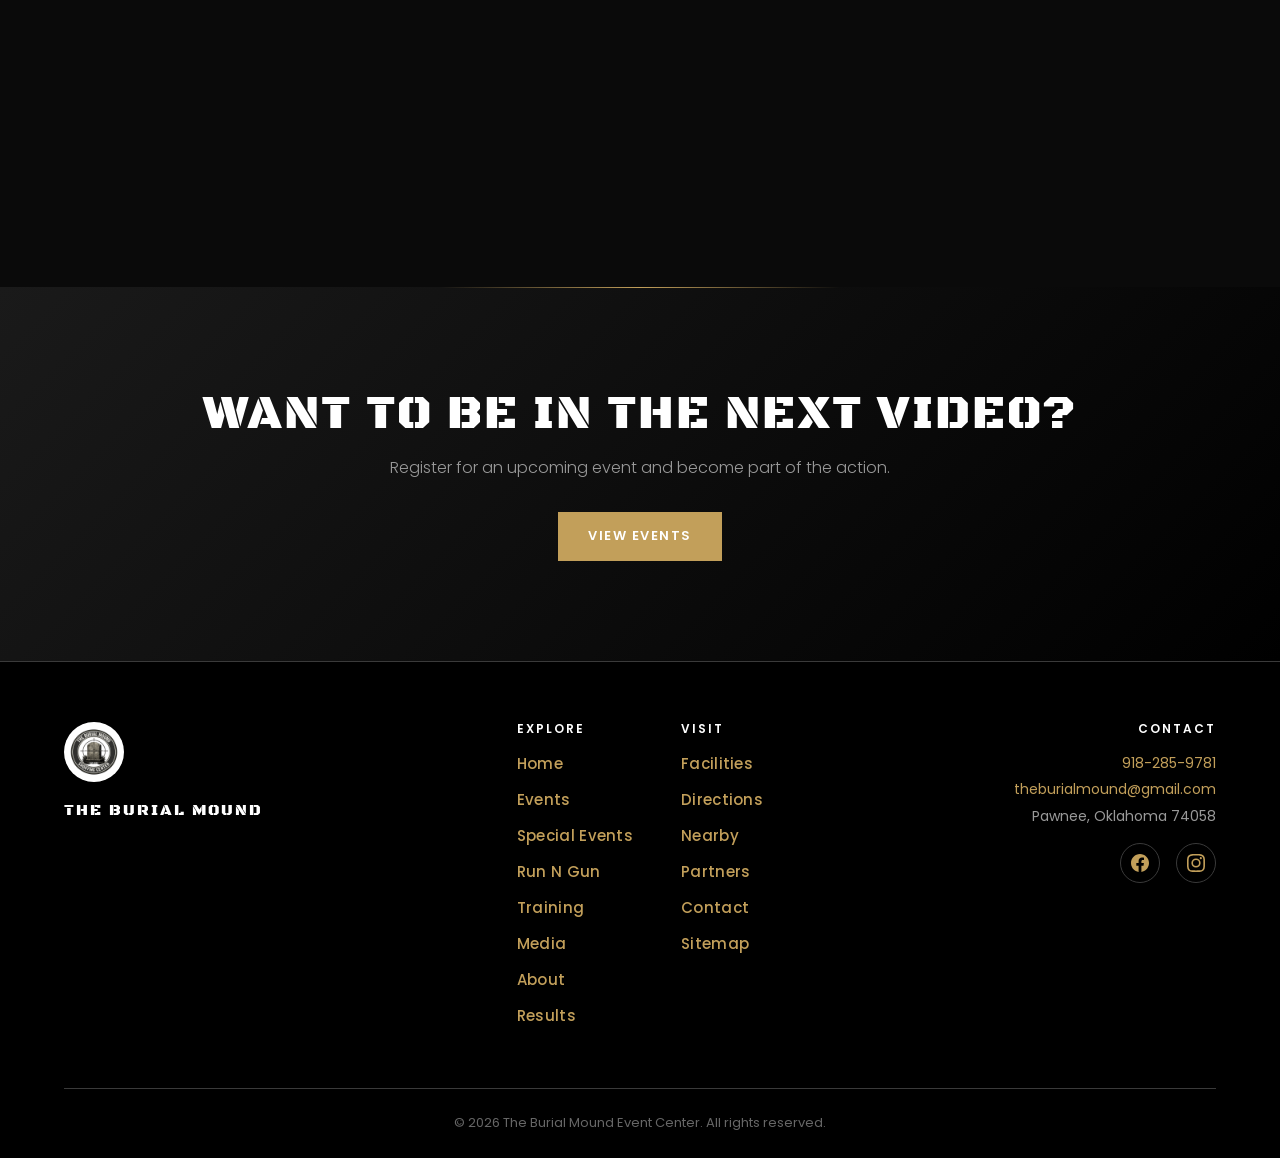
<file: media.html>
<!DOCTYPE html>
<html lang="en">
<head>
  <meta charset="UTF-8">
  <meta name="viewport" content="width=device-width, initial-scale=1.0">
  <title>Media — The Burial Mound Event Center</title>
  <meta name="description" content="Photos and videos from The Burial Mound Event Center in Pawnee, Oklahoma. Competition highlights, event recaps, and behind the scenes.">
  <meta property="og:title" content="Media — The Burial Mound Event Center">
  <meta property="og:description" content="Watch event highlights and browse photos from The Burial Mound.">
  <meta property="og:image" content="https://theburialmound.com/images/bm-rng-65.jpg">
  <meta property="og:url" content="https://theburialmound.com/media">
  <meta property="og:type" content="website">
  <meta property="og:site_name" content="The Burial Mound Event Center">
  <meta name="twitter:card" content="summary_large_image">
  <meta name="twitter:title" content="Media — The Burial Mound Event Center">
  <meta name="twitter:description" content="Watch event highlights and browse photos from The Burial Mound.">
  <meta name="twitter:image" content="https://theburialmound.com/images/bm-rng-65.jpg">
  <link rel="canonical" href="https://theburialmound.com/media.html">
  <link rel="preload" as="image" href="images/bm-rng-65.jpg" fetchpriority="high">
  <link rel="stylesheet" href="style.css">
</head>
<body>

  <nav class="nav" role="navigation" aria-label="Main navigation">
    <div class="nav__inner">
      <div class="nav__links">
        <a href="index.html">Home</a>
        <a href="events.html">Events</a>
        <a href="rng.html">Run N Gun</a>
        <a href="training.html">Training</a>
        <a href="media.html" class="active">Media</a>
        <a href="about.html">About</a>
        <a href="partners.html">Partners</a>
      </div>

      <div class="nav__ctas">
        <a href="contact.html" class="btn-ghost btn-ghost--sm">Contact</a>
      </div>

      <button class="nav__hamburger" aria-label="Toggle menu" aria-expanded="false">
        <span></span>
        <span></span>
        <span></span>
      </button>
    </div>

    <!-- Mobile Menu -->
    <div class="nav__mobile-menu">
      <a href="index.html">Home</a>
      <a href="events.html">Events</a>
      <a href="rng.html">Run N Gun</a>
      <a href="training.html">Training</a>
      <a href="media.html" class="active">Media</a>
      <a href="about.html">About</a>
      <a href="partners.html">Partners</a>
      <a href="contact.html" class="btn-ghost">Contact</a>
    </div>
  </nav>

  <!-- HERO -->
  <section class="hero">
    <div class="hero__bg hero__bg--media" style="background-image: url('images/bm-rng-65.jpg');"></div>
    <div class="hero__content">
      <h1 class="hero__title">MEDIA</h1>
      <p class="hero__subtitle">Videos & Photos from The Burial Mound</p>
    </div>
  </section>

  <!-- PHOTO GALLERY PLACEHOLDER -->
  <section class="section">
    <div class="container">
      <h2 class="section__heading reveal">PHOTO GALLERY</h2>
      <div class="divider reveal"></div>
      <div class="media-gallery reveal">
        <div class="media-gallery__grid">
          <img src="images/hero-sunset.jpg" alt="Sunset at The Burial Mound" loading="lazy" width="1080" height="1440">
          <img src="images/action-rooftop.jpg" alt="Competition action" loading="lazy" width="1760" height="1080">
          <img src="images/swing-obstacle.jpg" alt="Obstacle course" loading="lazy" width="1618" height="1080">
          <img src="images/rifle-grass.jpg" alt="Precision competition" loading="lazy" width="1618" height="1080">
          <img src="images/competitor-run.jpg" alt="Run N Gun competitor" loading="lazy" width="1080" height="1453">
          <img src="images/property-aerial.jpg" alt="Property overview" loading="lazy" width="1920" height="1018">
          <img src="images/woods-course.jpg" alt="Woods course" loading="lazy" width="1490" height="1080">
          <img src="images/twilight-biathlon.jpg" alt="Twilight Biathlon night operations" loading="lazy" width="1618" height="1080">
          <img src="images/family-group.jpg" alt="Community at The Burial Mound" loading="lazy" width="1640" height="1080">
          <img src="images/rifle-high.jpg" alt="Competition stage" loading="lazy" width="1634" height="1080">
          <img src="images/road-course.jpg" alt="Course terrain" loading="lazy" width="1920" height="1043">
          <img src="images/landscape-vista.jpg" alt="Oklahoma landscape" loading="lazy" width="1618" height="1080">
        </div>
        <div class="media-gallery__cta" style="text-align:center;margin-top:40px;">
          <p style="color:rgba(255,255,255,0.5);margin-bottom:16px;">Full photo album coming soon</p>
          <!-- Placeholder for Google Photos album embed -->
          <!-- <script src="https://cdn.jsdelivr.net/npm/publicalbum@latest/embed-ui.min.js" async></script>
          <div class="pa-gallery-player-widget" data-link="YOUR_GOOGLE_PHOTOS_ALBUM_LINK"></div> -->
        </div>
      </div>
    </div>
  </section>

  <!-- VIDEOS -->
  <section class="section" style="background:#0a0a0a;">
    <div class="container">
      <h2 class="section__heading reveal">VIDEOS</h2>
      <div class="divider reveal"></div>
      <div class="media-videos reveal">
        <div class="media-videos__grid">

          <div class="media-video">
            <iframe width="100%" height="100%" src="https://www.youtube.com/embed/-IllNR3CmlI?si=FGkE-8RqrnW2H8HU" title="YouTube video player" frameborder="0" allow="accelerometer; autoplay; clipboard-write; encrypted-media; gyroscope; picture-in-picture; web-share" referrerpolicy="strict-origin-when-cross-origin" allowfullscreen loading="lazy"></iframe>
          </div>

          <div class="media-video">
            <iframe width="100%" height="100%" src="https://www.youtube.com/embed/NFM2zrgLsTI?si=Hy76CFxCCHobgC_C" title="YouTube video player" frameborder="0" allow="accelerometer; autoplay; clipboard-write; encrypted-media; gyroscope; picture-in-picture; web-share" referrerpolicy="strict-origin-when-cross-origin" allowfullscreen loading="lazy"></iframe>
          </div>

          <div class="media-video">
            <iframe width="100%" height="100%" src="https://www.youtube.com/embed/8Z_8_Y6L904?si=vPbAn07XW4q1mnjN" title="YouTube video player" frameborder="0" allow="accelerometer; autoplay; clipboard-write; encrypted-media; gyroscope; picture-in-picture; web-share" referrerpolicy="strict-origin-when-cross-origin" allowfullscreen loading="lazy"></iframe>
          </div>

          <div class="media-video">
            <iframe width="100%" height="100%" src="https://www.youtube.com/embed/qIWcT6n-7Qs?si=f2Z2eERMQ9IIdXJd" title="YouTube video player" frameborder="0" allow="accelerometer; autoplay; clipboard-write; encrypted-media; gyroscope; picture-in-picture; web-share" referrerpolicy="strict-origin-when-cross-origin" allowfullscreen loading="lazy"></iframe>
          </div>

          <div class="media-video">
            <iframe width="100%" height="100%" src="https://www.youtube.com/embed/fqJgbZxq9mk?si=YCn9S2fBd3o7gyde" title="YouTube video player" frameborder="0" allow="accelerometer; autoplay; clipboard-write; encrypted-media; gyroscope; picture-in-picture; web-share" referrerpolicy="strict-origin-when-cross-origin" allowfullscreen loading="lazy"></iframe>
          </div>

          <div class="media-video">
            <iframe width="100%" height="100%" src="https://www.youtube.com/embed/kVMq3XhOfPg?si=Hby38Y1OW9fg6Bt2" title="YouTube video player" frameborder="0" allow="accelerometer; autoplay; clipboard-write; encrypted-media; gyroscope; picture-in-picture; web-share" referrerpolicy="strict-origin-when-cross-origin" allowfullscreen loading="lazy"></iframe>
          </div>

          <div class="media-video">
            <iframe width="100%" height="100%" src="https://www.youtube.com/embed/uWDhJAid9Qo" title="YouTube video player" frameborder="0" allow="accelerometer; autoplay; clipboard-write; encrypted-media; gyroscope; picture-in-picture; web-share" referrerpolicy="strict-origin-when-cross-origin" allowfullscreen loading="lazy"></iframe>
          </div>

        </div>
      </div>
    </div>
  </section>

  <!-- CTA -->
  <section class="cta-banner">
    <div class="container" style="text-align:center;">
      <h2 class="cta-banner__title reveal">WANT TO BE IN THE NEXT VIDEO?</h2>
      <p class="cta-banner__text reveal">Register for an upcoming event and become part of the action.</p>
      <a href="events.html" class="btn-gold reveal">View Events</a>
    </div>
  </section>

  <footer class="footer" role="contentinfo">
    <div class="container">
      <div class="footer__grid">
        <div class="footer__brand"><div class="footer__logo-circle"><img src="images/logo.jpg" alt="The Burial Mound logo" width="52" height="52"></div><span class="footer__brand-name">The Burial Mound</span></div>
        <div class="footer__nav">
          <div class="footer__nav-column">
            <h3>Explore</h3>
            <a href="index.html">Home</a>
            <a href="events.html">Events</a>
            <a href="special-events.html">Special Events</a>
            <a href="rng.html">Run N Gun</a>
            <a href="training.html">Training</a>
            <a href="media.html">Media</a>
            <a href="about.html">About</a>
            <a href="rng.html#results">Results</a>
          </div>
          <div class="footer__nav-column">
            <h3>Visit</h3>
            <a href="facilities.html">Facilities</a>
            <a href="directions.html">Directions</a>
            <a href="nearby.html">Nearby</a>
            <a href="partners.html">Partners</a>
            <a href="contact.html">Contact</a>
            <a href="sitemap.html">Sitemap</a>
          </div>
        </div>
        <div class="footer__contact"><h3>Contact</h3><p><a href="tel:9182859781">918-285-9781</a></p><p><a href="mailto:theburialmound@gmail.com">theburialmound@gmail.com</a></p><p>Pawnee, Oklahoma 74058</p>
          <div class="footer__socials">
            <a href="https://www.facebook.com/theburialmound/" class="footer__social-icon" target="_blank" rel="noopener noreferrer" aria-label="Facebook"><svg viewBox="0 0 24 24" xmlns="http://www.w3.org/2000/svg"><path d="M24 12.073c0-6.627-5.373-12-12-12s-12 5.373-12 12c0 5.99 4.388 10.954 10.125 11.854v-8.385H7.078v-3.47h3.047V9.43c0-3.007 1.792-4.669 4.533-4.669 1.312 0 2.686.235 2.686.235v2.953H15.83c-1.491 0-1.956.925-1.956 1.874v2.25h3.328l-.532 3.47h-2.796v8.385C19.612 23.027 24 18.062 24 12.073z"/></svg></a>
            <a href="https://www.instagram.com/theburialmound2022/" class="footer__social-icon" target="_blank" rel="noopener noreferrer" aria-label="Instagram"><svg viewBox="0 0 24 24" xmlns="http://www.w3.org/2000/svg"><path d="M12 2.163c3.204 0 3.584.012 4.85.07 3.252.148 4.771 1.691 4.919 4.919.058 1.265.069 1.645.069 4.849 0 3.205-.012 3.584-.069 4.849-.149 3.225-1.664 4.771-4.919 4.919-1.266.058-1.644.07-4.85.07-3.204 0-3.584-.012-4.849-.07-3.26-.149-4.771-1.699-4.919-4.92-.058-1.265-.07-1.644-.07-4.849 0-3.204.013-3.583.07-4.849.149-3.227 1.664-4.771 4.919-4.919 1.266-.057 1.645-.069 4.849-.069zM12 0C8.741 0 8.333.014 7.053.072 2.695.272.273 2.69.073 7.052.014 8.333 0 8.741 0 12c0 3.259.014 3.668.072 4.948.2 4.358 2.618 6.78 6.98 6.98C8.333 23.986 8.741 24 12 24c3.259 0 3.668-.014 4.948-.072 4.354-.2 6.782-2.618 6.979-6.98.059-1.28.073-1.689.073-4.948 0-3.259-.014-3.667-.072-4.947-.196-4.354-2.617-6.78-6.979-6.98C15.668.014 15.259 0 12 0zm0 5.838a6.162 6.162 0 100 12.324 6.162 6.162 0 000-12.324zM12 16a4 4 0 110-8 4 4 0 010 8zm6.406-11.845a1.44 1.44 0 100 2.881 1.44 1.44 0 000-2.881z"/></svg></a>
          </div>
        </div>
      </div>
      <div class="footer__bottom"><p class="footer__copyright">&copy; 2026 The Burial Mound Event Center. All rights reserved.</p></div>
    </div>
  </footer>
  <script src="main.js"></script>
</body>
</html>
</file>
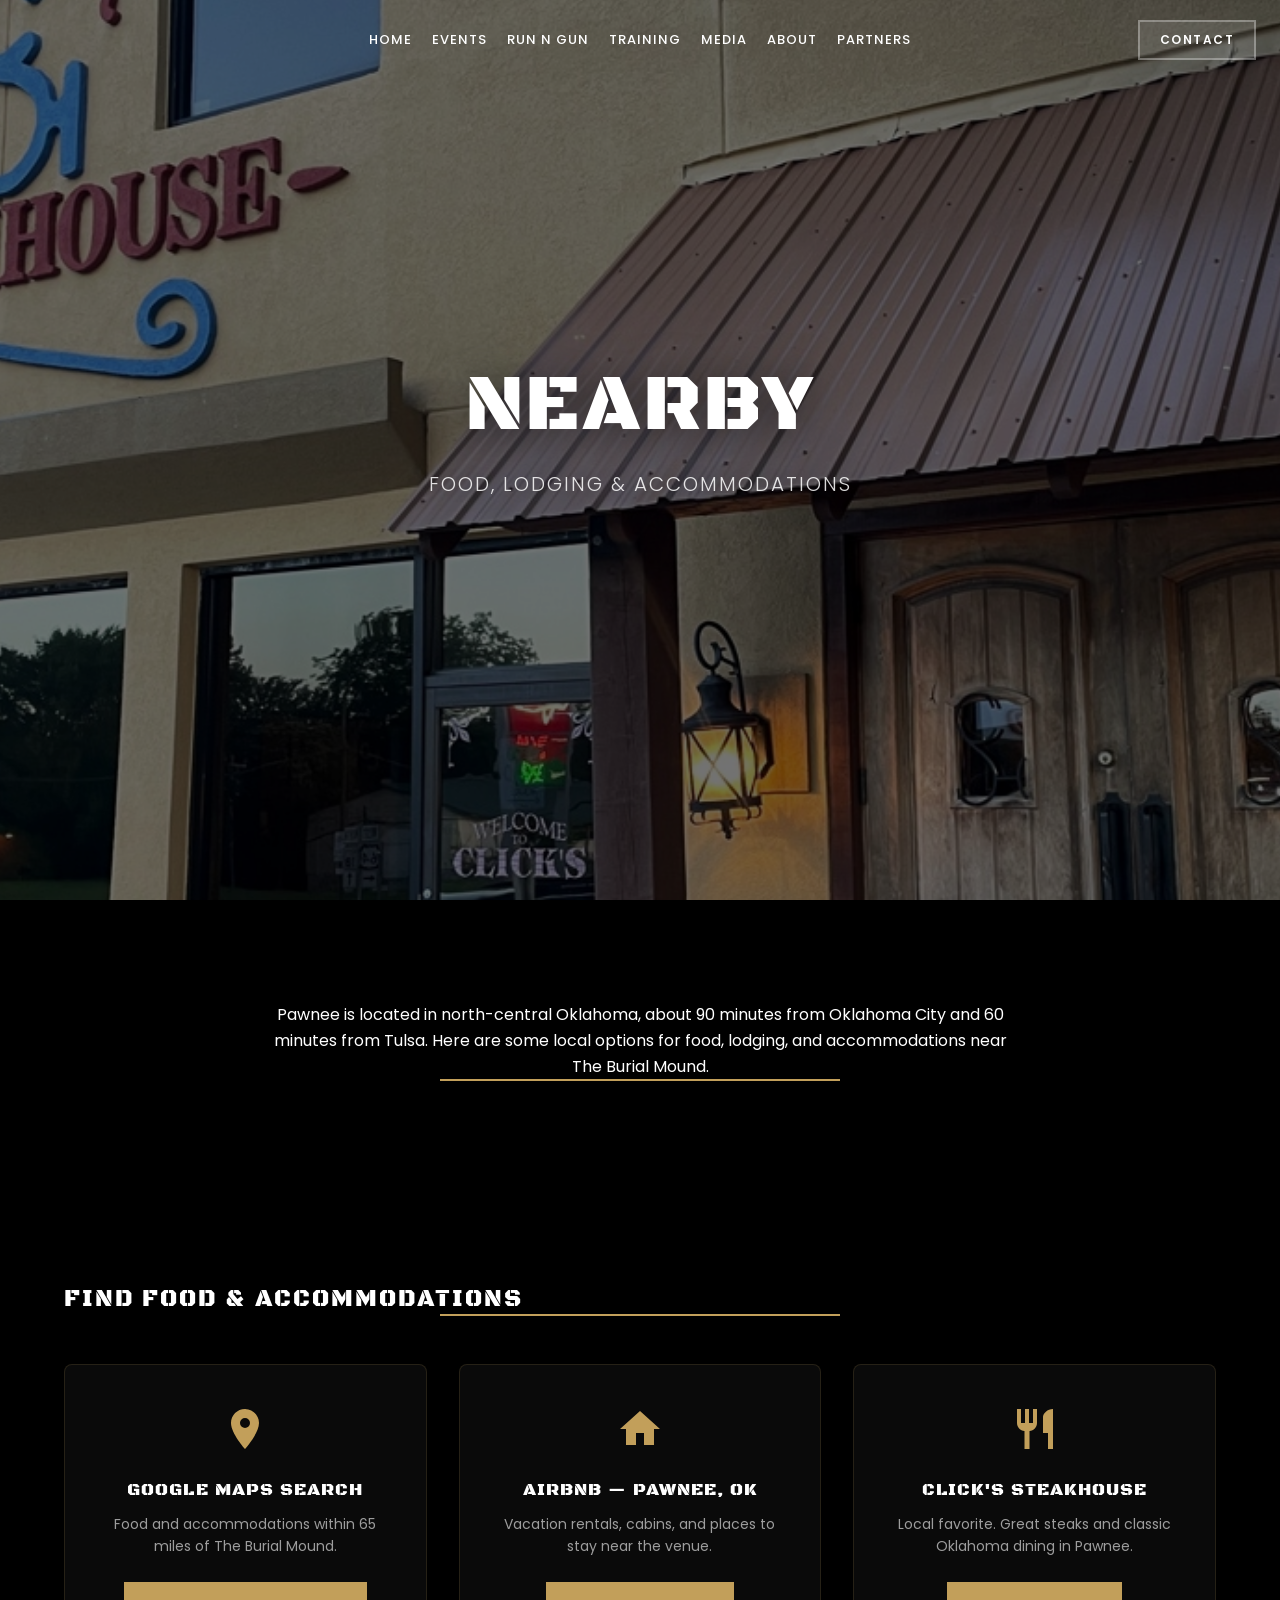
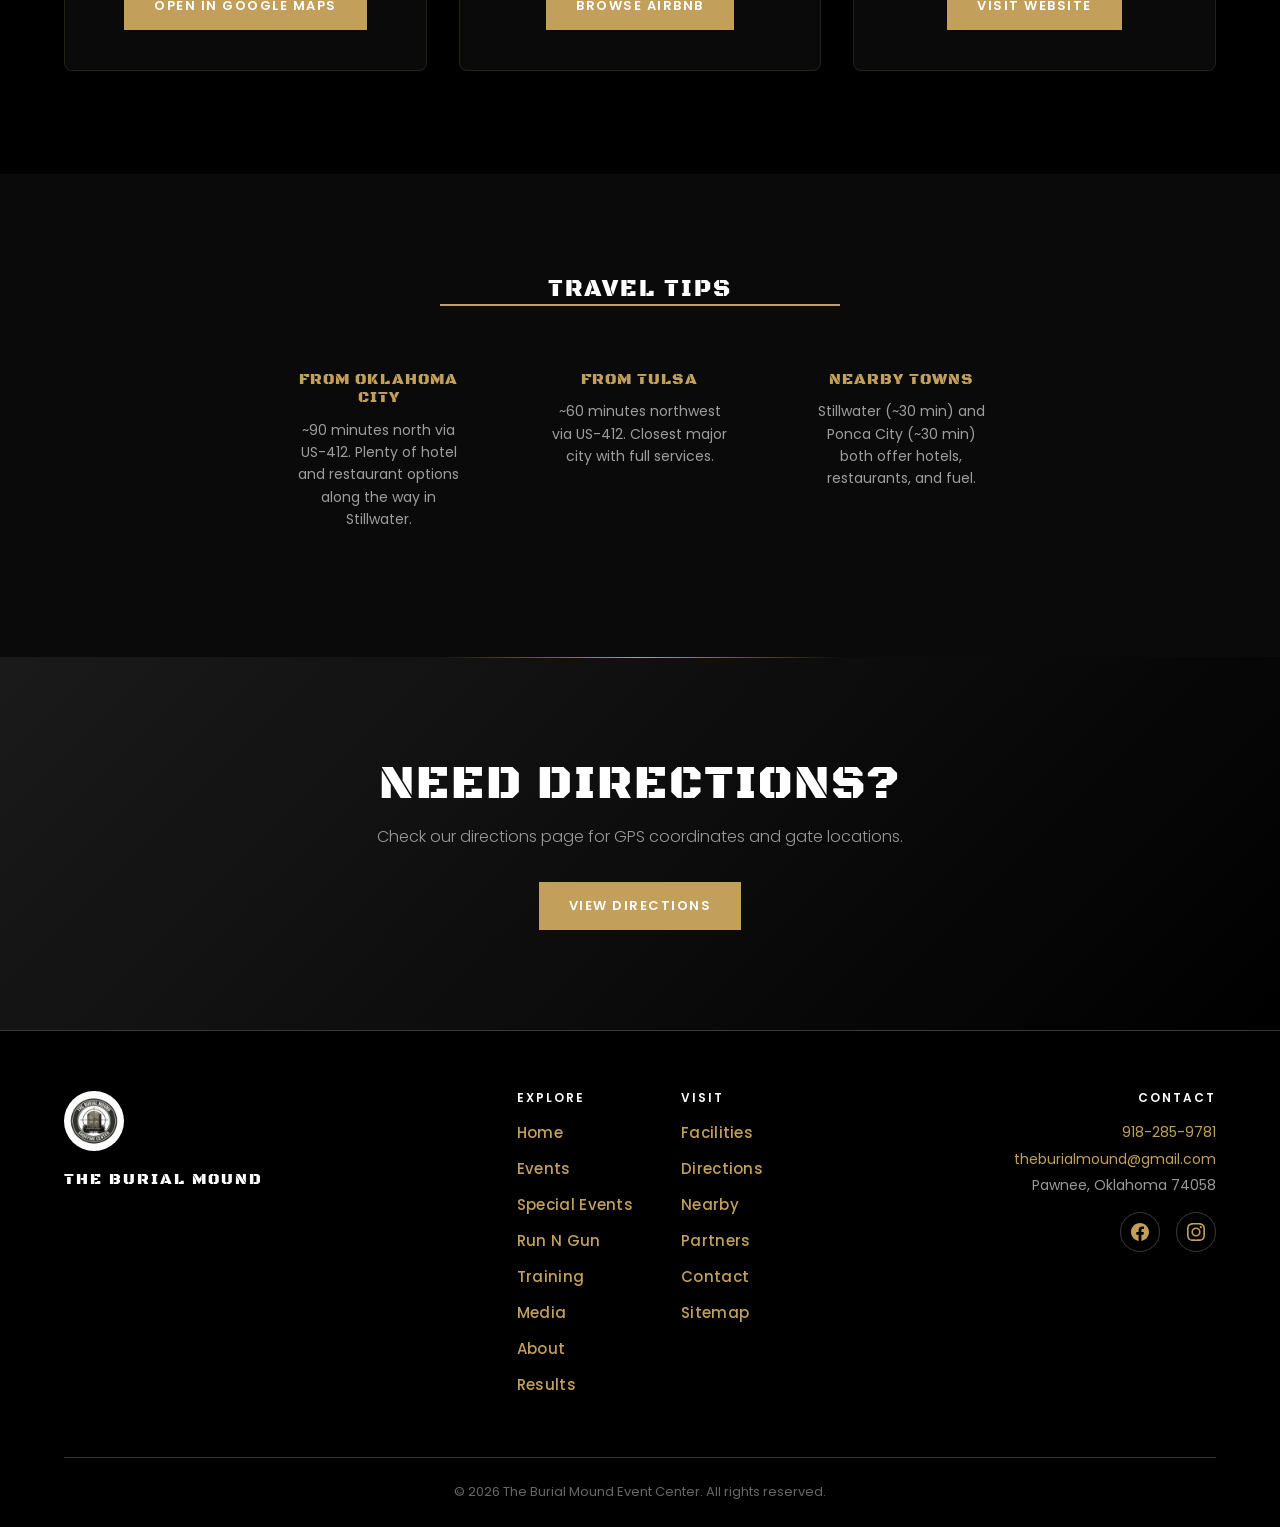
<file: nearby.html>
<!DOCTYPE html>
<html lang="en">
<head>
  <meta charset="UTF-8">
  <meta name="viewport" content="width=device-width, initial-scale=1.0">
  <title>Nearby — The Burial Mound Event Center</title>
  <meta name="description" content="Food, lodging, and accommodations near The Burial Mound Event Center in Pawnee, Oklahoma. Restaurants, Airbnb, hotels within 65 miles.">
  <meta property="og:title" content="Nearby — The Burial Mound Event Center">
  <meta property="og:description" content="Food, lodging, and accommodations near Pawnee, Oklahoma.">
  <meta property="og:image" content="https://theburialmound.com/images/clicks-steakhouse.jpg">
  <meta property="og:url" content="https://theburialmound.com/nearby">
  <meta property="og:type" content="website">
  <meta property="og:site_name" content="The Burial Mound Event Center">
  <meta name="twitter:card" content="summary_large_image">
  <meta name="twitter:title" content="Nearby — The Burial Mound Event Center">
  <meta name="twitter:description" content="Food, lodging, and accommodations near Pawnee, Oklahoma.">
  <meta name="twitter:image" content="https://theburialmound.com/images/clicks-steakhouse.jpg">
  <link rel="canonical" href="https://theburialmound.com/nearby.html">
  <link rel="preload" as="image" href="images/clicks-steakhouse.jpg" fetchpriority="high">
  <link rel="stylesheet" href="style.css">
</head>
<body>

  <nav class="nav" role="navigation" aria-label="Main navigation">
    <div class="nav__inner">
      <div class="nav__links">
        <a href="index.html">Home</a>
        <a href="events.html">Events</a>
        <a href="rng.html">Run N Gun</a>
        <a href="training.html">Training</a>
        <a href="media.html">Media</a>
        <a href="about.html">About</a>
        <a href="partners.html">Partners</a>
      </div>

      <div class="nav__ctas">
        <a href="contact.html" class="btn-ghost btn-ghost--sm">Contact</a>
      </div>

      <button class="nav__hamburger" aria-label="Toggle menu" aria-expanded="false">
        <span></span>
        <span></span>
        <span></span>
      </button>
    </div>

    <!-- Mobile Menu -->
    <div class="nav__mobile-menu">
      <a href="index.html">Home</a>
      <a href="events.html">Events</a>
      <a href="rng.html">Run N Gun</a>
      <a href="training.html">Training</a>
      <a href="media.html">Media</a>
      <a href="about.html">About</a>
      <a href="partners.html">Partners</a>
      <a href="contact.html" class="btn-ghost">Contact</a>
    </div>
  </nav>

  <!-- HERO -->
  <section class="hero">
    <div class="hero__bg hero__bg--nearby" style="background-image: url('images/clicks-steakhouse.jpg');"></div>
    <div class="hero__content">
      <h1 class="hero__title">NEARBY</h1>
      <p class="hero__subtitle">Food, Lodging & Accommodations</p>
    </div>
  </section>

  <!-- INTRO -->
  <section class="section">
    <div class="container container--narrow" style="text-align:center;">
      <p class="section__intro reveal">Pawnee is located in north-central Oklahoma, about 90 minutes from Oklahoma City and 60 minutes from Tulsa. Here are some local options for food, lodging, and accommodations near The Burial Mound.</p>
      <div class="divider reveal"></div>
    </div>
  </section>

  <!-- SEARCH ON GOOGLE MAPS -->
  <section class="section">
    <div class="container">
      <h2 class="section__heading reveal">FIND FOOD & ACCOMMODATIONS</h2>
      <div class="divider reveal"></div>
      <div class="nearby-cards reveal">

        <div class="nearby-card">
          <div class="nearby-card__icon">
            <svg viewBox="0 0 24 24" fill="currentColor" width="40" height="40"><path d="M12 2C8.13 2 5 5.13 5 9c0 5.25 7 13 7 13s7-7.75 7-13c0-3.87-3.13-7-7-7zm0 9.5a2.5 2.5 0 010-5 2.5 2.5 0 010 5z"/></svg>
          </div>
          <h3 class="nearby-card__title">Google Maps Search</h3>
          <p class="nearby-card__text">Food and accommodations within 65 miles of The Burial Mound.</p>
          <a href="https://www.google.com/maps/search/Food+and+accommodations+within+65+miles+of+42251+S+34500+Rd+Pawnee,+OK+74058/@36.2428025,-97.1193788,10.25z?entry=tts&g_ep=EgoyMDI2MDMzMC4wIPu8ASoASAFQAw%3D%3D&skid=a52e10a7-de6e-47e2-af1f-2aa73a869b4e" class="btn-gold" target="_blank" rel="noopener">Open in Google Maps</a>
        </div>

        <div class="nearby-card">
          <div class="nearby-card__icon">
            <svg viewBox="0 0 24 24" fill="currentColor" width="40" height="40"><path d="M10 20v-6h4v6h5v-8h3L12 3 2 12h3v8z"/></svg>
          </div>
          <h3 class="nearby-card__title">Airbnb — Pawnee, OK</h3>
          <p class="nearby-card__text">Vacation rentals, cabins, and places to stay near the venue.</p>
          <a href="https://www.airbnb.com/s/Pawnee--OK/homes?refinement_paths%5B%5D=%2Fhomes&place_id=ChIJP80ZCdEesYcR5XVsL-510wE&acp_id=96452b77-94b3-4ccb-8aaa-d62567fa841d&date_picker_type=flexible_dates&flexible_trip_lengths%5B%5D=weekend_trip&flexible_trip_dates%5B%5D=may&search_type=user_map_move&query=Pawnee%2C%20OK&monthly_start_date=2026-05-01&monthly_length=3&monthly_end_date=2026-08-01&search_mode=regular_search&price_filter_input_type=2&price_filter_num_nights=2&channel=EXPLORE&ne_lat=36.50414315237267&ne_lng=-96.62795378359903&sw_lat=36.19595765996601&sw_lng=-97.03760977135033&zoom=11.389528040222558&zoom_level=11.389528040222558&search_by_map=true" class="btn-gold" target="_blank" rel="noopener">Browse Airbnb</a>
        </div>

        <div class="nearby-card">
          <div class="nearby-card__icon">
            <svg viewBox="0 0 24 24" fill="currentColor" width="40" height="40"><path d="M11 9H9V2H7v7H5V2H3v7c0 2.12 1.66 3.84 3.75 3.97V22h2.5v-9.03C11.34 12.84 13 11.12 13 9V2h-2v7zm5-3v8h2.5v8H21V2c-2.76 0-5 2.24-5 4z"/></svg>
          </div>
          <h3 class="nearby-card__title">Click's Steakhouse</h3>
          <p class="nearby-card__text">Local favorite. Great steaks and classic Oklahoma dining in Pawnee.</p>
          <a href="https://www.clickssteakhouse.com/" class="btn-gold" target="_blank" rel="noopener">Visit Website</a>
        </div>

      </div>
    </div>
  </section>

  <!-- TRAVEL TIPS -->
  <section class="section" style="background: #0a0a0a;">
    <div class="container container--narrow" style="text-align:center;">
      <h2 class="section__heading reveal">TRAVEL TIPS</h2>
      <div class="divider reveal"></div>
      <div class="nearby-tips reveal">
        <div class="nearby-tip">
          <h4>From Oklahoma City</h4>
          <p>~90 minutes north via US-412. Plenty of hotel and restaurant options along the way in Stillwater.</p>
        </div>
        <div class="nearby-tip">
          <h4>From Tulsa</h4>
          <p>~60 minutes northwest via US-412. Closest major city with full services.</p>
        </div>
        <div class="nearby-tip">
          <h4>Nearby Towns</h4>
          <p>Stillwater (~30 min) and Ponca City (~30 min) both offer hotels, restaurants, and fuel.</p>
        </div>
      </div>
    </div>
  </section>

  <!-- CTA -->
  <section class="cta-banner">
    <div class="container" style="text-align:center;">
      <h2 class="cta-banner__title reveal">NEED DIRECTIONS?</h2>
      <p class="cta-banner__text reveal">Check our directions page for GPS coordinates and gate locations.</p>
      <a href="directions.html" class="btn-gold reveal">View Directions</a>
    </div>
  </section>

  <footer class="footer" role="contentinfo">
    <div class="container">
      <div class="footer__grid">
        <div class="footer__brand">
          <div class="footer__logo-circle">
            <img src="images/logo.jpg" alt="The Burial Mound logo" width="52" height="52">
          </div>
          <span class="footer__brand-name">The Burial Mound</span>
        </div>
        <div class="footer__nav">
          <div class="footer__nav-column">
            <h3>Explore</h3>
            <a href="index.html">Home</a>
            <a href="events.html">Events</a>
            <a href="special-events.html">Special Events</a>
            <a href="rng.html">Run N Gun</a>
            <a href="training.html">Training</a>
            <a href="media.html">Media</a>
            <a href="about.html">About</a>
            <a href="rng.html#results">Results</a>
          </div>
          <div class="footer__nav-column">
            <h3>Visit</h3>
            <a href="facilities.html">Facilities</a>
            <a href="directions.html">Directions</a>
            <a href="nearby.html">Nearby</a>
            <a href="partners.html">Partners</a>
            <a href="contact.html">Contact</a>
            <a href="sitemap.html">Sitemap</a>
          </div>
        </div>
        <div class="footer__contact">
          <h3>Contact</h3>
          <p><a href="tel:9182859781">918-285-9781</a></p>
          <p><a href="mailto:theburialmound@gmail.com">theburialmound@gmail.com</a></p>
          <p>Pawnee, Oklahoma 74058</p>
          <div class="footer__socials">
            <a href="https://www.facebook.com/theburialmound/" class="footer__social-icon" target="_blank" rel="noopener noreferrer" aria-label="Facebook"><svg viewBox="0 0 24 24" xmlns="http://www.w3.org/2000/svg"><path d="M24 12.073c0-6.627-5.373-12-12-12s-12 5.373-12 12c0 5.99 4.388 10.954 10.125 11.854v-8.385H7.078v-3.47h3.047V9.43c0-3.007 1.792-4.669 4.533-4.669 1.312 0 2.686.235 2.686.235v2.953H15.83c-1.491 0-1.956.925-1.956 1.874v2.25h3.328l-.532 3.47h-2.796v8.385C19.612 23.027 24 18.062 24 12.073z"/></svg></a>
            <a href="https://www.instagram.com/theburialmound2022/" class="footer__social-icon" target="_blank" rel="noopener noreferrer" aria-label="Instagram"><svg viewBox="0 0 24 24" xmlns="http://www.w3.org/2000/svg"><path d="M12 2.163c3.204 0 3.584.012 4.85.07 3.252.148 4.771 1.691 4.919 4.919.058 1.265.069 1.645.069 4.849 0 3.205-.012 3.584-.069 4.849-.149 3.225-1.664 4.771-4.919 4.919-1.266.058-1.644.07-4.85.07-3.204 0-3.584-.012-4.849-.07-3.26-.149-4.771-1.699-4.919-4.92-.058-1.265-.07-1.644-.07-4.849 0-3.204.013-3.583.07-4.849.149-3.227 1.664-4.771 4.919-4.919 1.266-.057 1.645-.069 4.849-.069zM12 0C8.741 0 8.333.014 7.053.072 2.695.272.273 2.69.073 7.052.014 8.333 0 8.741 0 12c0 3.259.014 3.668.072 4.948.2 4.358 2.618 6.78 6.98 6.98C8.333 23.986 8.741 24 12 24c3.259 0 3.668-.014 4.948-.072 4.354-.2 6.782-2.618 6.979-6.98.059-1.28.073-1.689.073-4.948 0-3.259-.014-3.667-.072-4.947-.196-4.354-2.617-6.78-6.979-6.98C15.668.014 15.259 0 12 0zm0 5.838a6.162 6.162 0 100 12.324 6.162 6.162 0 000-12.324zM12 16a4 4 0 110-8 4 4 0 010 8zm6.406-11.845a1.44 1.44 0 100 2.881 1.44 1.44 0 000-2.881z"/></svg></a>
          </div>
        </div>
      </div>
      <div class="footer__bottom">
        <p class="footer__copyright">&copy; 2026 The Burial Mound Event Center. All rights reserved.</p>
      </div>
    </div>
  </footer>

  <script src="main.js"></script>
</body>
</html>
</file>
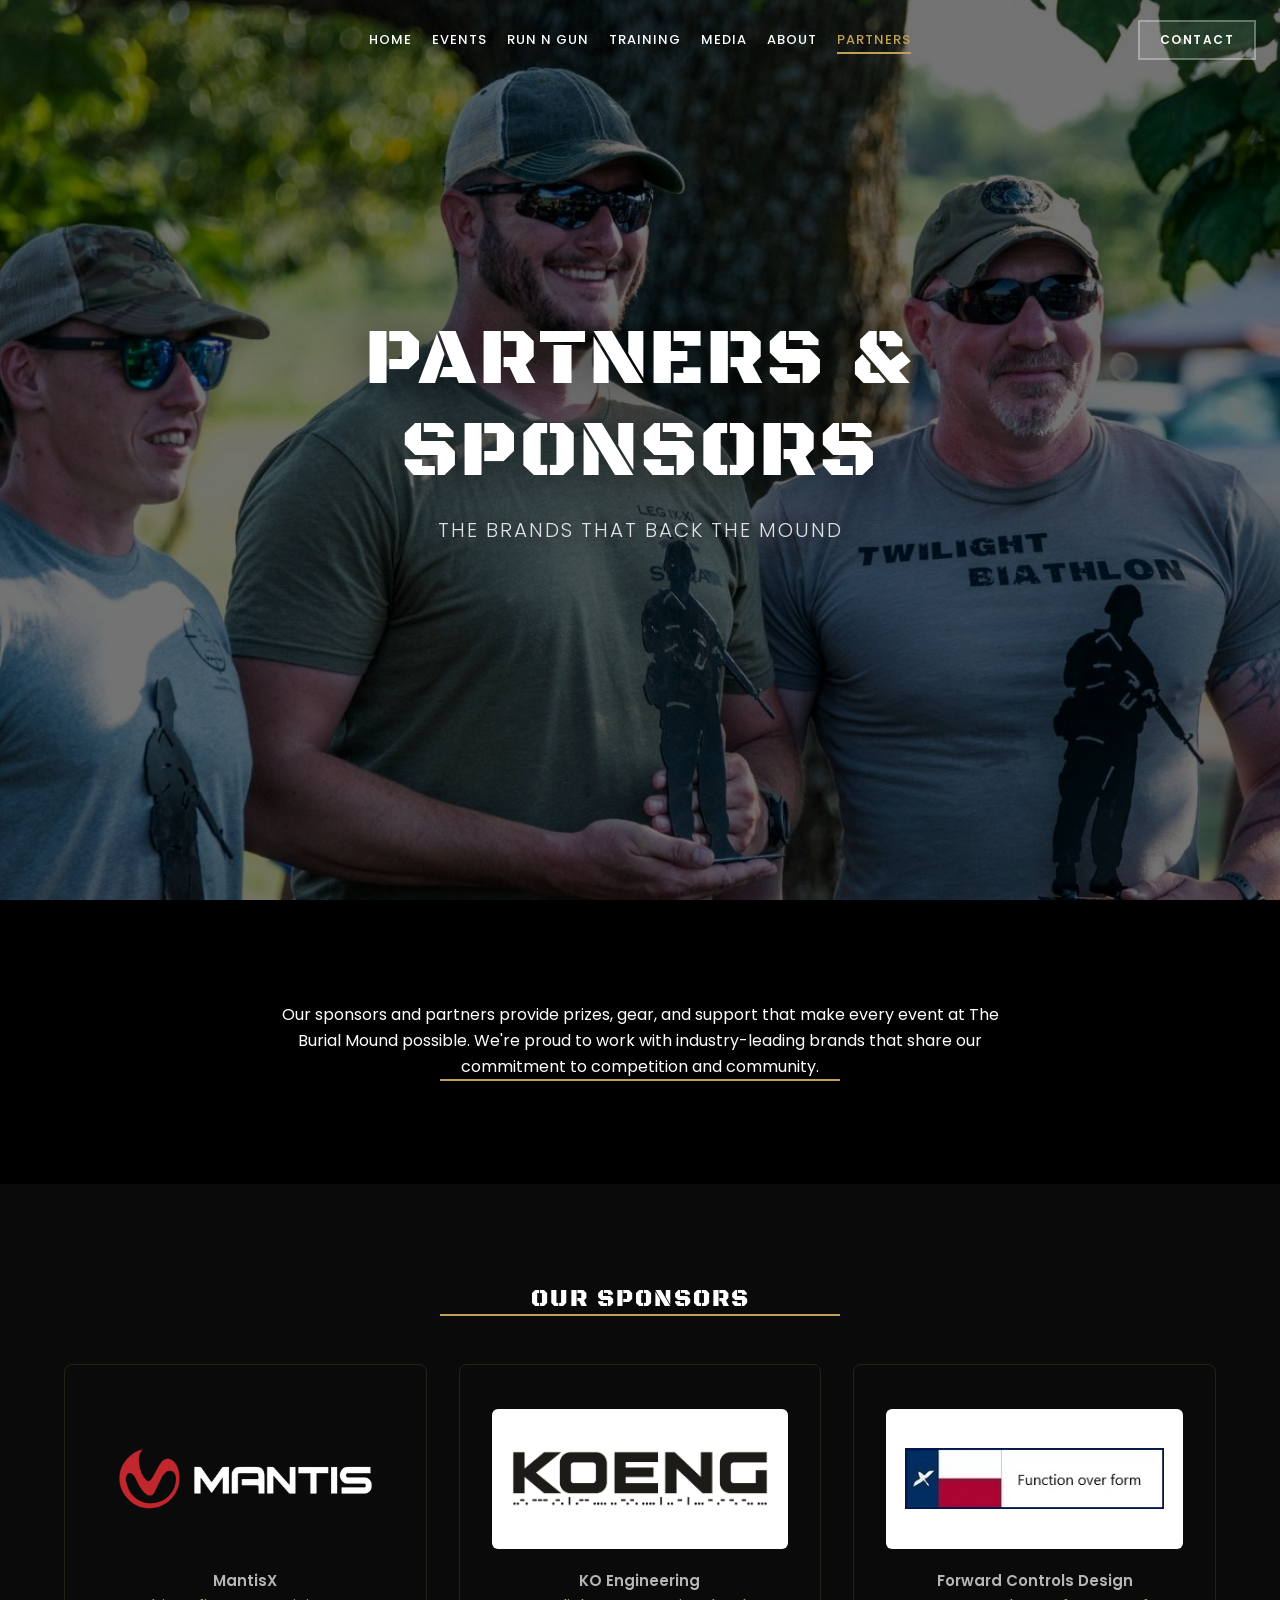
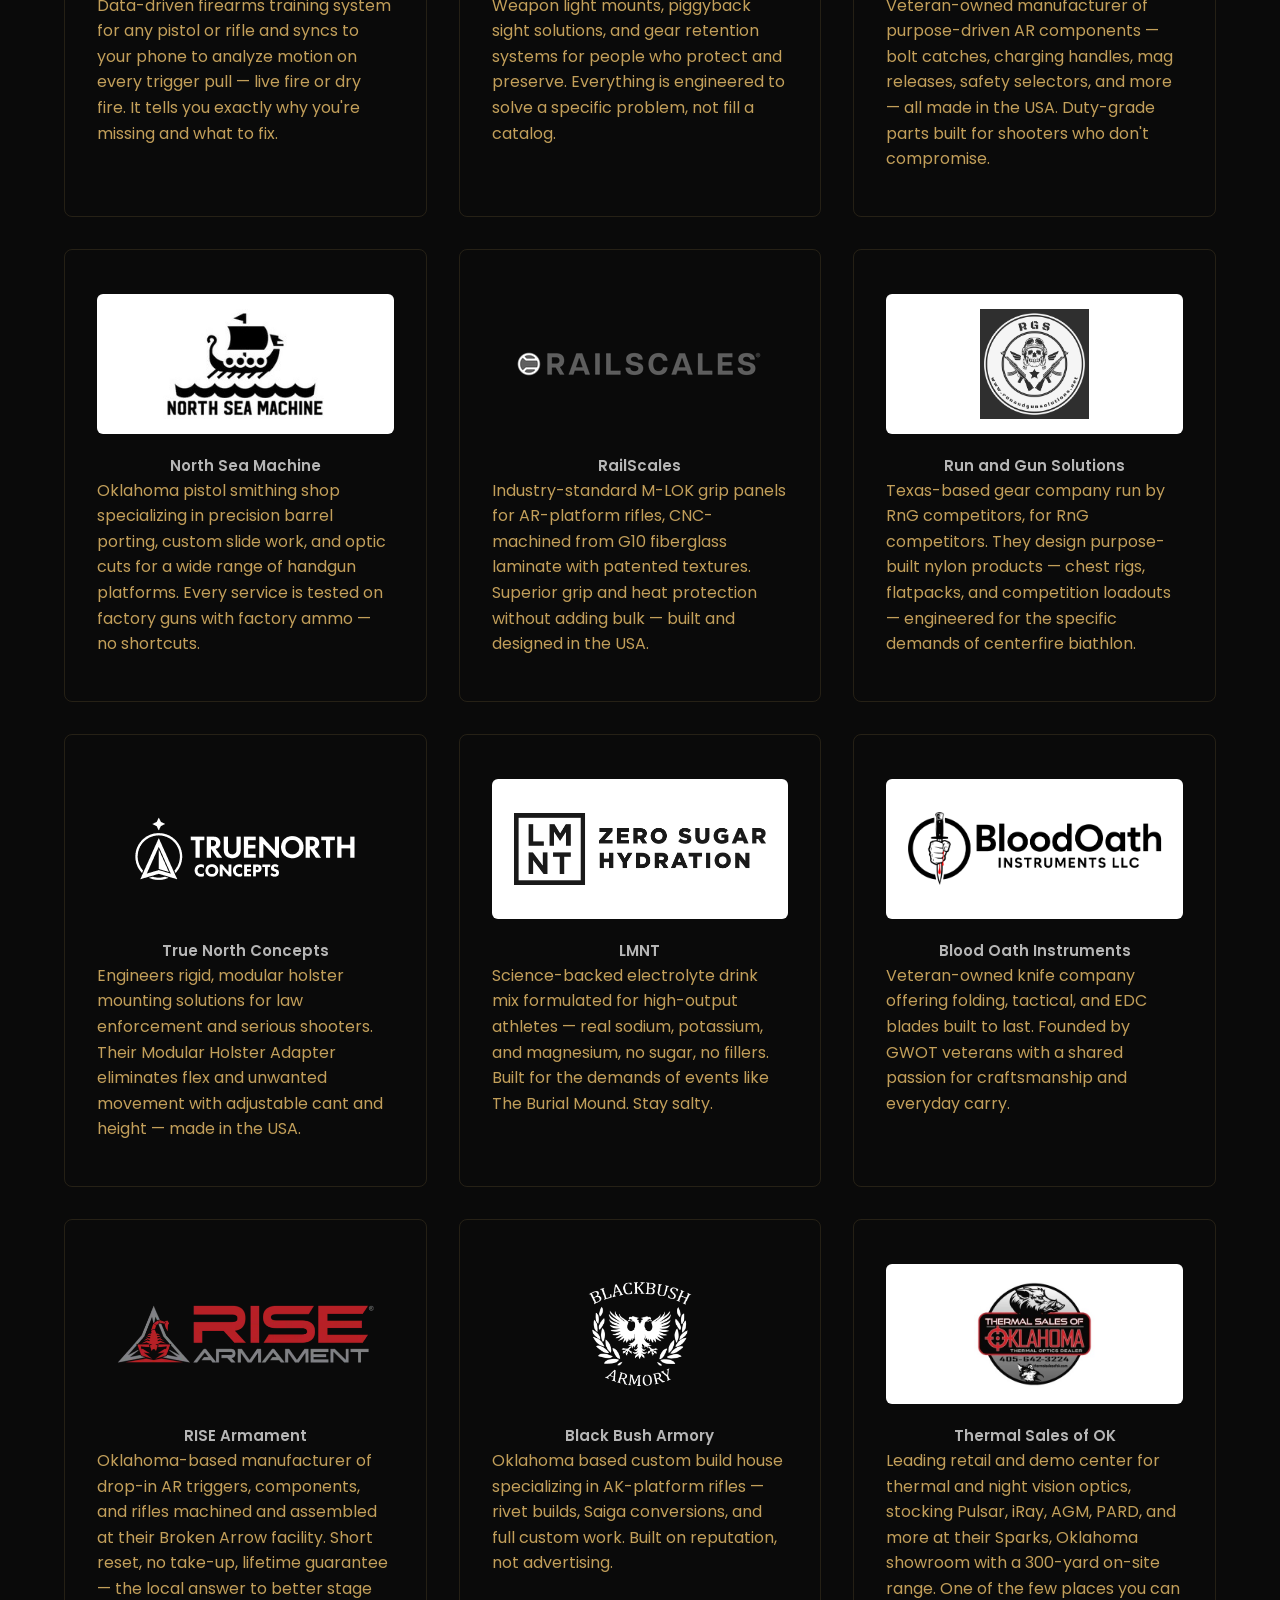
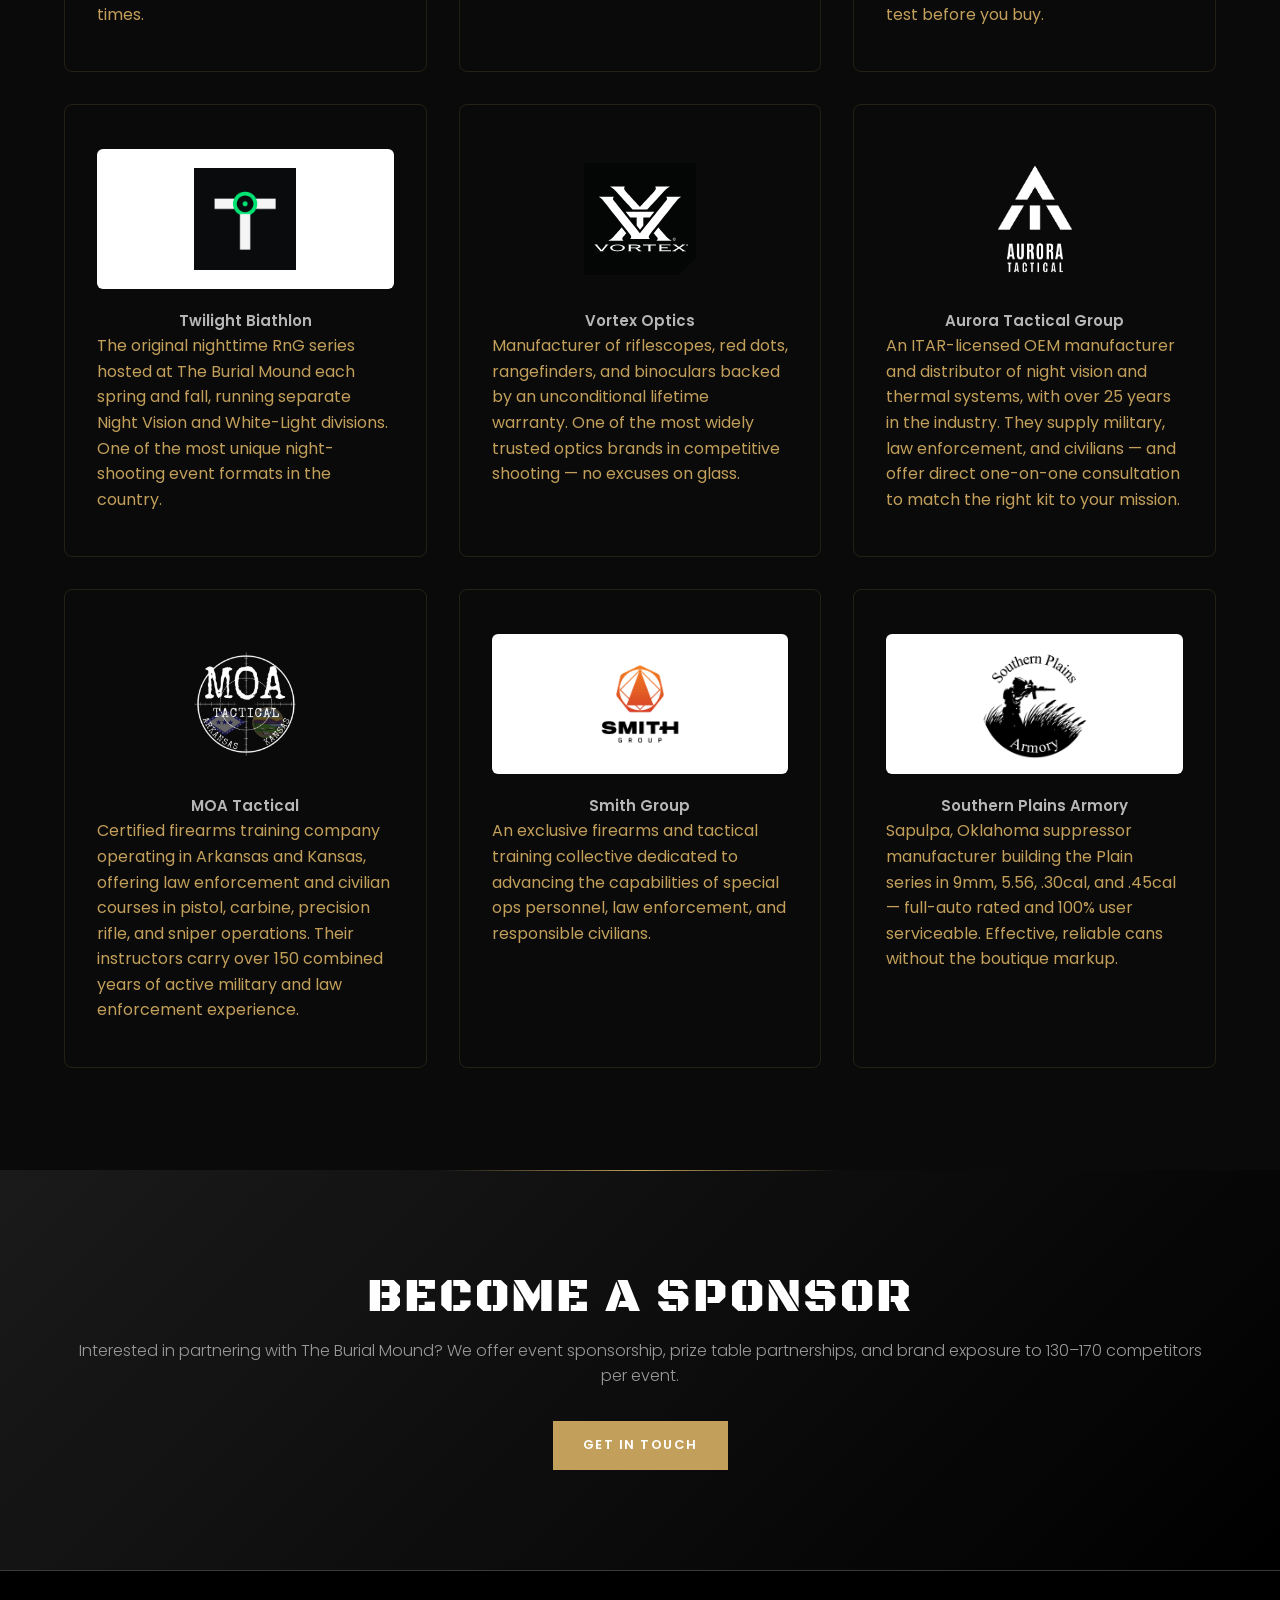
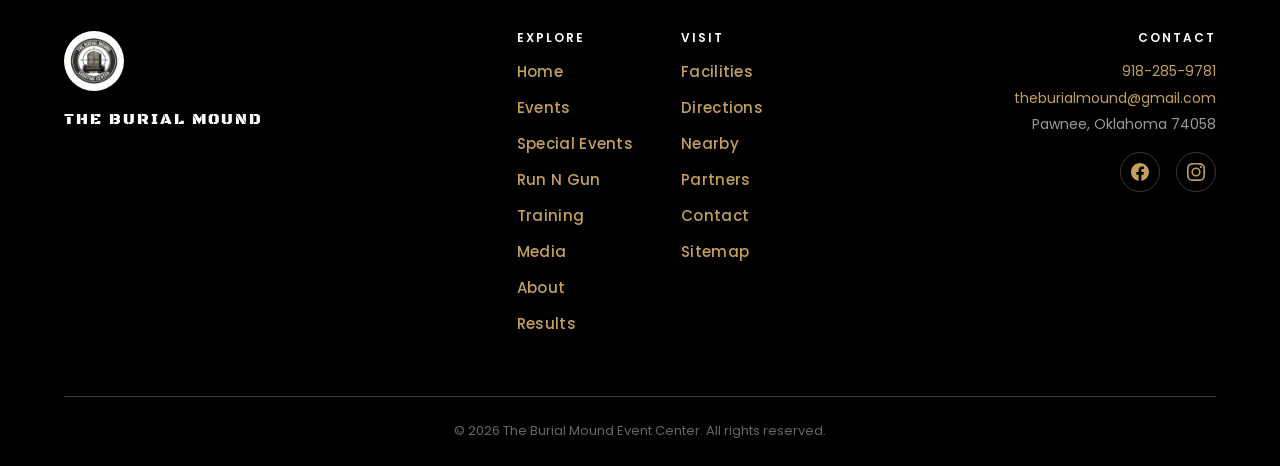
<file: partners.html>
<!DOCTYPE html>
<html lang="en">
<head>
  <meta charset="UTF-8">
  <meta name="viewport" content="width=device-width, initial-scale=1.0">
  <title>Partners &amp; Sponsors — The Burial Mound Event Center</title>
  <meta name="description" content="Sponsors and partners of The Burial Mound Event Center in Pawnee, Oklahoma. Supporting competition events and the outdoor community.">
  <meta property="og:title" content="Partners &amp; Sponsors — The Burial Mound Event Center">
  <meta property="og:description" content="Our sponsors and partners make every event possible.">
  <meta property="og:image" content="https://theburialmound.com/images/awards-table.jpg">
  <meta property="og:url" content="https://theburialmound.com/partners">
  <meta property="og:type" content="website">
  <meta property="og:site_name" content="The Burial Mound Event Center">
  <meta name="twitter:card" content="summary_large_image">
  <meta name="twitter:title" content="Partners &amp; Sponsors — The Burial Mound Event Center">
  <meta name="twitter:description" content="Our sponsors and partners make every event possible.">
  <meta name="twitter:image" content="https://theburialmound.com/images/awards-table.jpg">
  <link rel="canonical" href="https://theburialmound.com/partners.html">
  <link rel="preload" as="image" href="images/awards-table.jpg" fetchpriority="high">
  <link rel="stylesheet" href="style.css">
</head>
<body>

  <nav class="nav" role="navigation" aria-label="Main navigation">
    <div class="nav__inner">
      <div class="nav__links">
        <a href="index.html">Home</a>
        <a href="events.html">Events</a>
        <a href="rng.html">Run N Gun</a>
        <a href="training.html">Training</a>
        <a href="media.html">Media</a>
        <a href="about.html">About</a>
        <a href="partners.html" class="active">Partners</a>
      </div>

      <div class="nav__ctas">
        <a href="contact.html" class="btn-ghost btn-ghost--sm">Contact</a>
      </div>

      <button class="nav__hamburger" aria-label="Toggle menu" aria-expanded="false">
        <span></span>
        <span></span>
        <span></span>
      </button>
    </div>

    <!-- Mobile Menu -->
    <div class="nav__mobile-menu">
      <a href="index.html">Home</a>
      <a href="events.html">Events</a>
      <a href="rng.html">Run N Gun</a>
      <a href="training.html">Training</a>
      <a href="media.html">Media</a>
      <a href="about.html">About</a>
      <a href="partners.html" class="active">Partners</a>
      <a href="contact.html" class="btn-ghost">Contact</a>
    </div>
  </nav>

  <!-- HERO -->
  <section class="hero">
    <div class="hero__bg hero__bg--partners" style="background-image: url('images/awards-table.jpg');"></div>
    <div class="hero__content">
      <h1 class="hero__title">PARTNERS &amp; SPONSORS</h1>
      <p class="hero__subtitle">The Brands That Back The Mound</p>
    </div>
  </section>

  <!-- INTRO -->
  <section class="section">
    <div class="container container--narrow" style="text-align:center;">
      <p class="section__intro reveal">Our sponsors and partners provide prizes, gear, and support that make every event at The Burial Mound possible. We&#39;re proud to work with industry-leading brands that share our commitment to competition and community.</p>
      <div class="divider reveal"></div>
    </div>
  </section>

  <!-- SPONSOR GRID -->
  <section class="section" style="background:#0a0a0a;">
    <div class="container">
      <h2 class="section__heading reveal" style="text-align:center;">OUR SPONSORS</h2>
      <div class="divider reveal"></div>
      <div class="sponsor-grid reveal">

        <a href="https://mantisx.com/" class="sponsor-card" target="_blank" rel="noopener noreferrer">
          <div class="sponsor-card__logo">
            <img src="images/logos/mantisx.png" alt="MantisX logo" class="sponsor-card__img" loading="lazy" width="200" height="90">
          </div>
          <span class="sponsor-card__name">MantisX</span>
          <p class="sponsor-card__desc">Data-driven firearms training system for any pistol or rifle and syncs to your phone to analyze motion on every trigger pull — live fire or dry fire. It tells you exactly why you're missing and what to fix.</p>
        </a>

        <a href="https://koeng.co/" class="sponsor-card" target="_blank" rel="noopener noreferrer">
          <div class="sponsor-card__logo sponsor-card__logo--light">
            <img src="images/logos/koeng.png" alt="KO Engineering logo" class="sponsor-card__img" loading="lazy" width="200" height="90">
          </div>
          <span class="sponsor-card__name">KO Engineering</span>
          <p class="sponsor-card__desc">Weapon light mounts, piggyback sight solutions, and gear retention systems for people who protect and preserve. Everything is engineered to solve a specific problem, not fill a catalog.</p>
        </a>

        <a href="https://www.forwardcontrolsdesign.com/" class="sponsor-card" target="_blank" rel="noopener noreferrer">
          <div class="sponsor-card__logo sponsor-card__logo--light">
            <img src="images/logos/forward-controls.jpg" alt="Forward Controls Design logo" class="sponsor-card__img" loading="lazy" width="200" height="90">
          </div>
          <span class="sponsor-card__name">Forward Controls Design</span>
          <p class="sponsor-card__desc">Veteran-owned manufacturer of purpose-driven AR components — bolt catches, charging handles, mag releases, safety selectors, and more — all made in the USA. Duty-grade parts built for shooters who don't compromise.</p>
        </a>

        <a href="https://northseamachine.com/" class="sponsor-card" target="_blank" rel="noopener noreferrer">
          <div class="sponsor-card__logo sponsor-card__logo--light">
            <img src="images/logos/north-sea-machine.jpeg" alt="North Sea Machine logo" class="sponsor-card__img" loading="lazy" width="200" height="90">
          </div>
          <span class="sponsor-card__name">North Sea Machine</span>
          <p class="sponsor-card__desc">Oklahoma pistol smithing shop specializing in precision barrel porting, custom slide work, and optic cuts for a wide range of handgun platforms. Every service is tested on factory guns with factory ammo — no shortcuts.</p>
        </a>

        <a href="https://railscales.us/" class="sponsor-card" target="_blank" rel="noopener noreferrer">
          <div class="sponsor-card__logo">
            <img src="images/logos/railscales.png" alt="RailScales logo" class="sponsor-card__img" loading="lazy" width="200" height="90">
          </div>
          <span class="sponsor-card__name">RailScales</span>
          <p class="sponsor-card__desc">Industry-standard M-LOK grip panels for AR-platform rifles, CNC-machined from G10 fiberglass laminate with patented textures. Superior grip and heat protection without adding bulk — built and designed in the USA.</p>
        </a>

        <a href="https://runandgunsolutions.net/" class="sponsor-card" target="_blank" rel="noopener noreferrer">
          <div class="sponsor-card__logo sponsor-card__logo--light">
            <img src="images/logos/run-and-gun-solutions.png" alt="Run and Gun Solutions logo" class="sponsor-card__img" loading="lazy" width="200" height="90">
          </div>
          <span class="sponsor-card__name">Run and Gun Solutions</span>
          <p class="sponsor-card__desc">Texas-based gear company run by RnG competitors, for RnG competitors. They design purpose-built nylon products — chest rigs, flatpacks, and competition loadouts — engineered for the specific demands of centerfire biathlon.</p>
        </a>

        <a href="https://truenorth-usa.com/" class="sponsor-card" target="_blank" rel="noopener noreferrer">
          <div class="sponsor-card__logo">
            <img src="images/logos/true-north.png" alt="True North Concepts logo" class="sponsor-card__img" loading="lazy" width="200" height="90">
          </div>
          <span class="sponsor-card__name">True North Concepts</span>
          <p class="sponsor-card__desc">Engineers rigid, modular holster mounting solutions for law enforcement and serious shooters. Their Modular Holster Adapter eliminates flex and unwanted movement with adjustable cant and height — made in the USA.</p>
        </a>

        <a href="https://drinklmnt.com/" class="sponsor-card" target="_blank" rel="noopener noreferrer">
          <div class="sponsor-card__logo sponsor-card__logo--light">
            <img src="images/logos/lmnt.avif" alt="LMNT logo" class="sponsor-card__img" loading="lazy" width="200" height="90">
          </div>
          <span class="sponsor-card__name">LMNT</span>
          <p class="sponsor-card__desc">Science-backed electrolyte drink mix formulated for high-output athletes — real sodium, potassium, and magnesium, no sugar, no fillers. Built for the demands of events like The Burial Mound. Stay salty.</p>
        </a>

        <a href="https://bloodoathinstruments.com/" class="sponsor-card" target="_blank" rel="noopener noreferrer">
          <div class="sponsor-card__logo sponsor-card__logo--light">
            <img src="images/logos/blood-oath.png" alt="Blood Oath Instruments logo" class="sponsor-card__img" loading="lazy" width="200" height="90">
          </div>
          <span class="sponsor-card__name">Blood Oath Instruments</span>
          <p class="sponsor-card__desc">Veteran-owned knife company offering folding, tactical, and EDC blades built to last. Founded by GWOT veterans with a shared passion for craftsmanship and everyday carry.</p>
        </a>

        <a href="https://risearmament.com/" class="sponsor-card" target="_blank" rel="noopener noreferrer">
          <div class="sponsor-card__logo">
            <img src="images/logos/rise-armament.png" alt="RISE Armament logo" class="sponsor-card__img" loading="lazy" width="200" height="90">
          </div>
          <span class="sponsor-card__name">RISE Armament</span>
          <p class="sponsor-card__desc">Oklahoma-based manufacturer of drop-in AR triggers, components, and rifles machined and assembled at their Broken Arrow facility. Short reset, no take-up, lifetime guarantee — the local answer to better stage times.</p>
        </a>

        <a href="https://www.blackbusharmory.com/" class="sponsor-card" target="_blank" rel="noopener noreferrer">
          <div class="sponsor-card__logo">
            <img src="images/logos/black-bush-armory.png" alt="Black Bush Armory logo" class="sponsor-card__img" loading="lazy" width="200" height="90">
          </div>
          <span class="sponsor-card__name">Black Bush Armory</span>
          <p class="sponsor-card__desc">Oklahoma based custom build house specializing in AK-platform rifles — rivet builds, Saiga conversions, and full custom work. Built on reputation, not advertising.</p>
        </a>

        <a href="https://thermalsalesofok.com/" class="sponsor-card" target="_blank" rel="noopener noreferrer">
          <div class="sponsor-card__logo sponsor-card__logo--light">
            <img src="images/logos/thermal-sales-ok.jpg" alt="Thermal Sales of OK logo" class="sponsor-card__img" loading="lazy" width="100" height="90">
          </div>
          <span class="sponsor-card__name">Thermal Sales of OK</span>
          <p class="sponsor-card__desc">Leading retail and demo center for thermal and night vision optics, stocking Pulsar, iRay, AGM, PARD, and more at their Sparks, Oklahoma showroom with a 300-yard on-site range. One of the few places you can test before you buy.</p>
        </a>

        <a href="https://twilightbiathlon.com/" class="sponsor-card" target="_blank" rel="noopener noreferrer">
          <div class="sponsor-card__logo sponsor-card__logo--light">
            <img src="images/logos/twilight-biathlon.png" alt="Twilight Biathlon logo" class="sponsor-card__img" loading="lazy" width="200" height="90">
          </div>
          <span class="sponsor-card__name">Twilight Biathlon</span>
          <p class="sponsor-card__desc">The original nighttime RnG series hosted at The Burial Mound each spring and fall, running separate Night Vision and White-Light divisions. One of the most unique night-shooting event formats in the country.</p>
        </a>

        <a href="https://vortexoptics.com/" class="sponsor-card" target="_blank" rel="noopener noreferrer">
          <div class="sponsor-card__logo">
            <img src="images/logos/vortex.svg" alt="Vortex Optics logo" class="sponsor-card__img" loading="lazy" width="200" height="90">
          </div>
          <span class="sponsor-card__name">Vortex Optics</span>
          <p class="sponsor-card__desc">Manufacturer of riflescopes, red dots, rangefinders, and binoculars backed by an unconditional lifetime warranty. One of the most widely trusted optics brands in competitive shooting — no excuses on glass.</p>
        </a>

        <a href="https://auroratactical.com/" class="sponsor-card" target="_blank" rel="noopener noreferrer">
          <div class="sponsor-card__logo">
            <img src="images/logos/aurora-tactical.png" alt="Aurora Tactical Group logo" class="sponsor-card__img" loading="lazy" width="200" height="90">
          </div>
          <span class="sponsor-card__name">Aurora Tactical Group</span>
          <p class="sponsor-card__desc">An ITAR-licensed OEM manufacturer and distributor of night vision and thermal systems, with over 25 years in the industry. They supply military, law enforcement, and civilians — and offer direct one-on-one consultation to match the right kit to your mission.</p>
        </a>

        <a href="https://www.moatactical.net/" class="sponsor-card" target="_blank" rel="noopener noreferrer">
          <div class="sponsor-card__logo">
            <img src="images/logos/moa-tactical.png" alt="MOA Tactical logo" class="sponsor-card__img" loading="lazy" width="200" height="90">
          </div>
          <span class="sponsor-card__name">MOA Tactical</span>
          <p class="sponsor-card__desc">Certified firearms training company operating in Arkansas and Kansas, offering law enforcement and civilian courses in pistol, carbine, precision rifle, and sniper operations. Their instructors carry over 150 combined years of active military and law enforcement experience.</p>
        </a>

        <a href="https://smithgroupcombatives.com/" class="sponsor-card" target="_blank" rel="noopener noreferrer">
          <div class="sponsor-card__logo sponsor-card__logo--light">
            <img src="images/logos/sg-logo.png" alt="Smith Group logo" class="sponsor-card__img" loading="lazy" width="200" height="200">
          </div>
          <span class="sponsor-card__name">Smith Group</span>
          <p class="sponsor-card__desc">An exclusive firearms and tactical training collective dedicated to advancing the capabilities of special ops personnel, law enforcement, and responsible civilians.</p>
        </a>

        <a href="https://southernplainsarmory.com/" class="sponsor-card" target="_blank" rel="noopener noreferrer">
          <div class="sponsor-card__logo sponsor-card__logo--light">
            <img src="images/logos/southern-plains-armory.png" alt="Southern Plains Armory logo" class="sponsor-card__img" loading="lazy" width="200" height="200">
          </div>
          <span class="sponsor-card__name">Southern Plains Armory</span>
          <p class="sponsor-card__desc">Sapulpa, Oklahoma suppressor manufacturer building the Plain series in 9mm, 5.56, .30cal, and .45cal — full-auto rated and 100% user serviceable. Effective, reliable cans without the boutique markup.</p>
        </a>

      </div>
    </div>
  </section>

  <!-- BECOME A SPONSOR CTA -->
  <section class="cta-banner">
    <div class="container" style="text-align:center;">
      <h2 class="cta-banner__title reveal">BECOME A SPONSOR</h2>
      <p class="cta-banner__text reveal">Interested in partnering with The Burial Mound? We offer event sponsorship, prize table partnerships, and brand exposure to 130&#8211;170 competitors per event.</p>
      <a href="contact.html" class="btn-gold reveal">Get in Touch</a>
    </div>
  </section>

  <footer class="footer" role="contentinfo">
    <div class="container">
      <div class="footer__grid">
        <div class="footer__brand"><div class="footer__logo-circle"><img src="images/logo.jpg" alt="The Burial Mound logo" width="52" height="52"></div><span class="footer__brand-name">The Burial Mound</span></div>
        <div class="footer__nav">
          <div class="footer__nav-column">
            <h3>Explore</h3>
            <a href="index.html">Home</a>
            <a href="events.html">Events</a>
            <a href="special-events.html">Special Events</a>
            <a href="rng.html">Run N Gun</a>
            <a href="training.html">Training</a>
            <a href="media.html">Media</a>
            <a href="about.html">About</a>
            <a href="rng.html#results">Results</a>
          </div>
          <div class="footer__nav-column">
            <h3>Visit</h3>
            <a href="facilities.html">Facilities</a>
            <a href="directions.html">Directions</a>
            <a href="nearby.html">Nearby</a>
            <a href="partners.html">Partners</a>
            <a href="contact.html">Contact</a>
            <a href="sitemap.html">Sitemap</a>
          </div>
        </div>
        <div class="footer__contact"><h3>Contact</h3><p><a href="tel:9182859781">918-285-9781</a></p><p><a href="mailto:theburialmound@gmail.com">theburialmound@gmail.com</a></p><p>Pawnee, Oklahoma 74058</p>
          <div class="footer__socials">
            <a href="https://www.facebook.com/theburialmound/" class="footer__social-icon" target="_blank" rel="noopener noreferrer" aria-label="Facebook"><svg viewBox="0 0 24 24" xmlns="http://www.w3.org/2000/svg"><path d="M24 12.073c0-6.627-5.373-12-12-12s-12 5.373-12 12c0 5.99 4.388 10.954 10.125 11.854v-8.385H7.078v-3.47h3.047V9.43c0-3.007 1.792-4.669 4.533-4.669 1.312 0 2.686.235 2.686.235v2.953H15.83c-1.491 0-1.956.925-1.956 1.874v2.25h3.328l-.532 3.47h-2.796v8.385C19.612 23.027 24 18.062 24 12.073z"/></svg></a>
            <a href="https://www.instagram.com/theburialmound2022/" class="footer__social-icon" target="_blank" rel="noopener noreferrer" aria-label="Instagram"><svg viewBox="0 0 24 24" xmlns="http://www.w3.org/2000/svg"><path d="M12 2.163c3.204 0 3.584.012 4.85.07 3.252.148 4.771 1.691 4.919 4.919.058 1.265.069 1.645.069 4.849 0 3.205-.012 3.584-.069 4.849-.149 3.225-1.664 4.771-4.919 4.919-1.266.058-1.644.07-4.85.07-3.204 0-3.584-.012-4.849-.07-3.26-.149-4.771-1.699-4.919-4.92-.058-1.265-.07-1.644-.07-4.849 0-3.204.013-3.583.07-4.849.149-3.227 1.664-4.771 4.919-4.919 1.266-.057 1.645-.069 4.849-.069zM12 0C8.741 0 8.333.014 7.053.072 2.695.272.273 2.69.073 7.052.014 8.333 0 8.741 0 12c0 3.259.014 3.668.072 4.948.2 4.358 2.618 6.78 6.98 6.98C8.333 23.986 8.741 24 12 24c3.259 0 3.668-.014 4.948-.072 4.354-.2 6.782-2.618 6.979-6.98.059-1.28.073-1.689.073-4.948 0-3.259-.014-3.667-.072-4.947-.196-4.354-2.617-6.78-6.979-6.98C15.668.014 15.259 0 12 0zm0 5.838a6.162 6.162 0 100 12.324 6.162 6.162 0 000-12.324zM12 16a4 4 0 110-8 4 4 0 010 8zm6.406-11.845a1.44 1.44 0 100 2.881 1.44 1.44 0 000-2.881z"/></svg></a>
          </div>
        </div>
      </div>
      <div class="footer__bottom"><p class="footer__copyright">&copy; 2026 The Burial Mound Event Center. All rights reserved.</p></div>
    </div>
  </footer>
  <script src="main.js"></script>
</body>
</html>
</file>
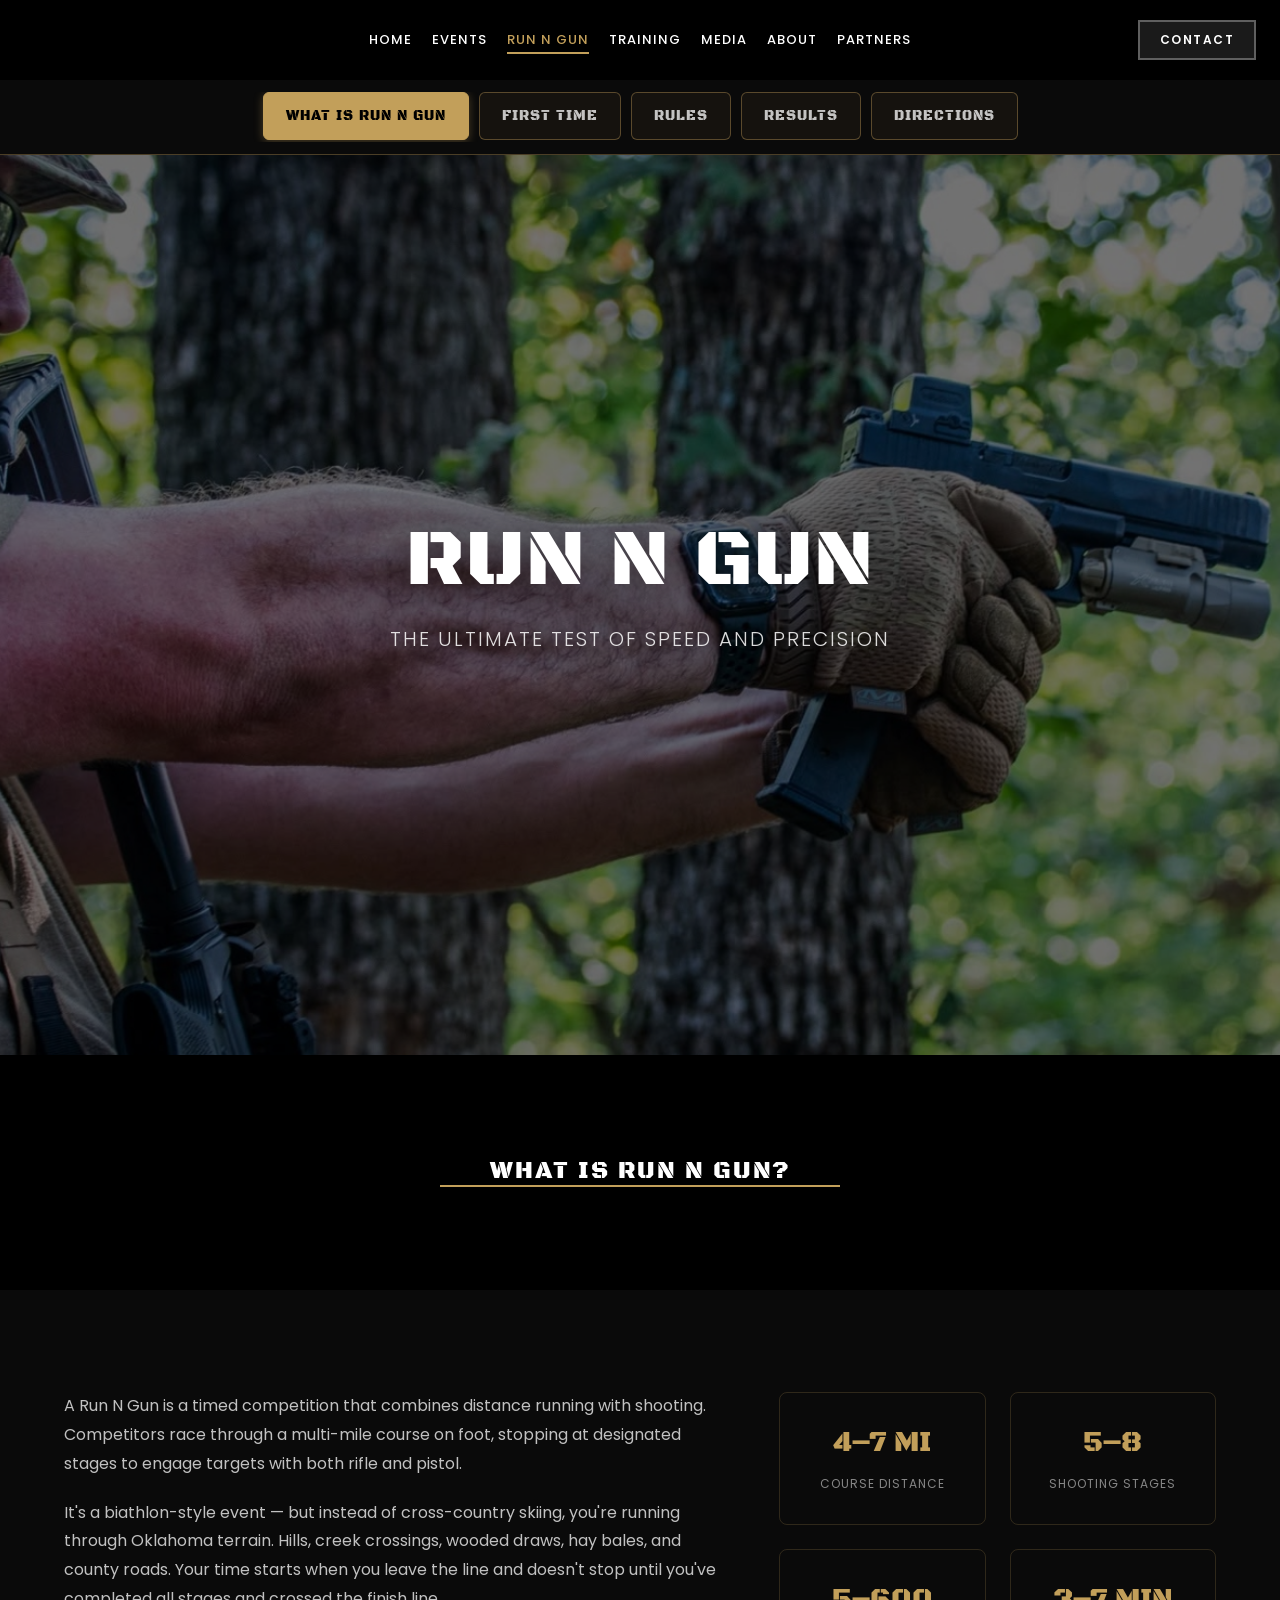
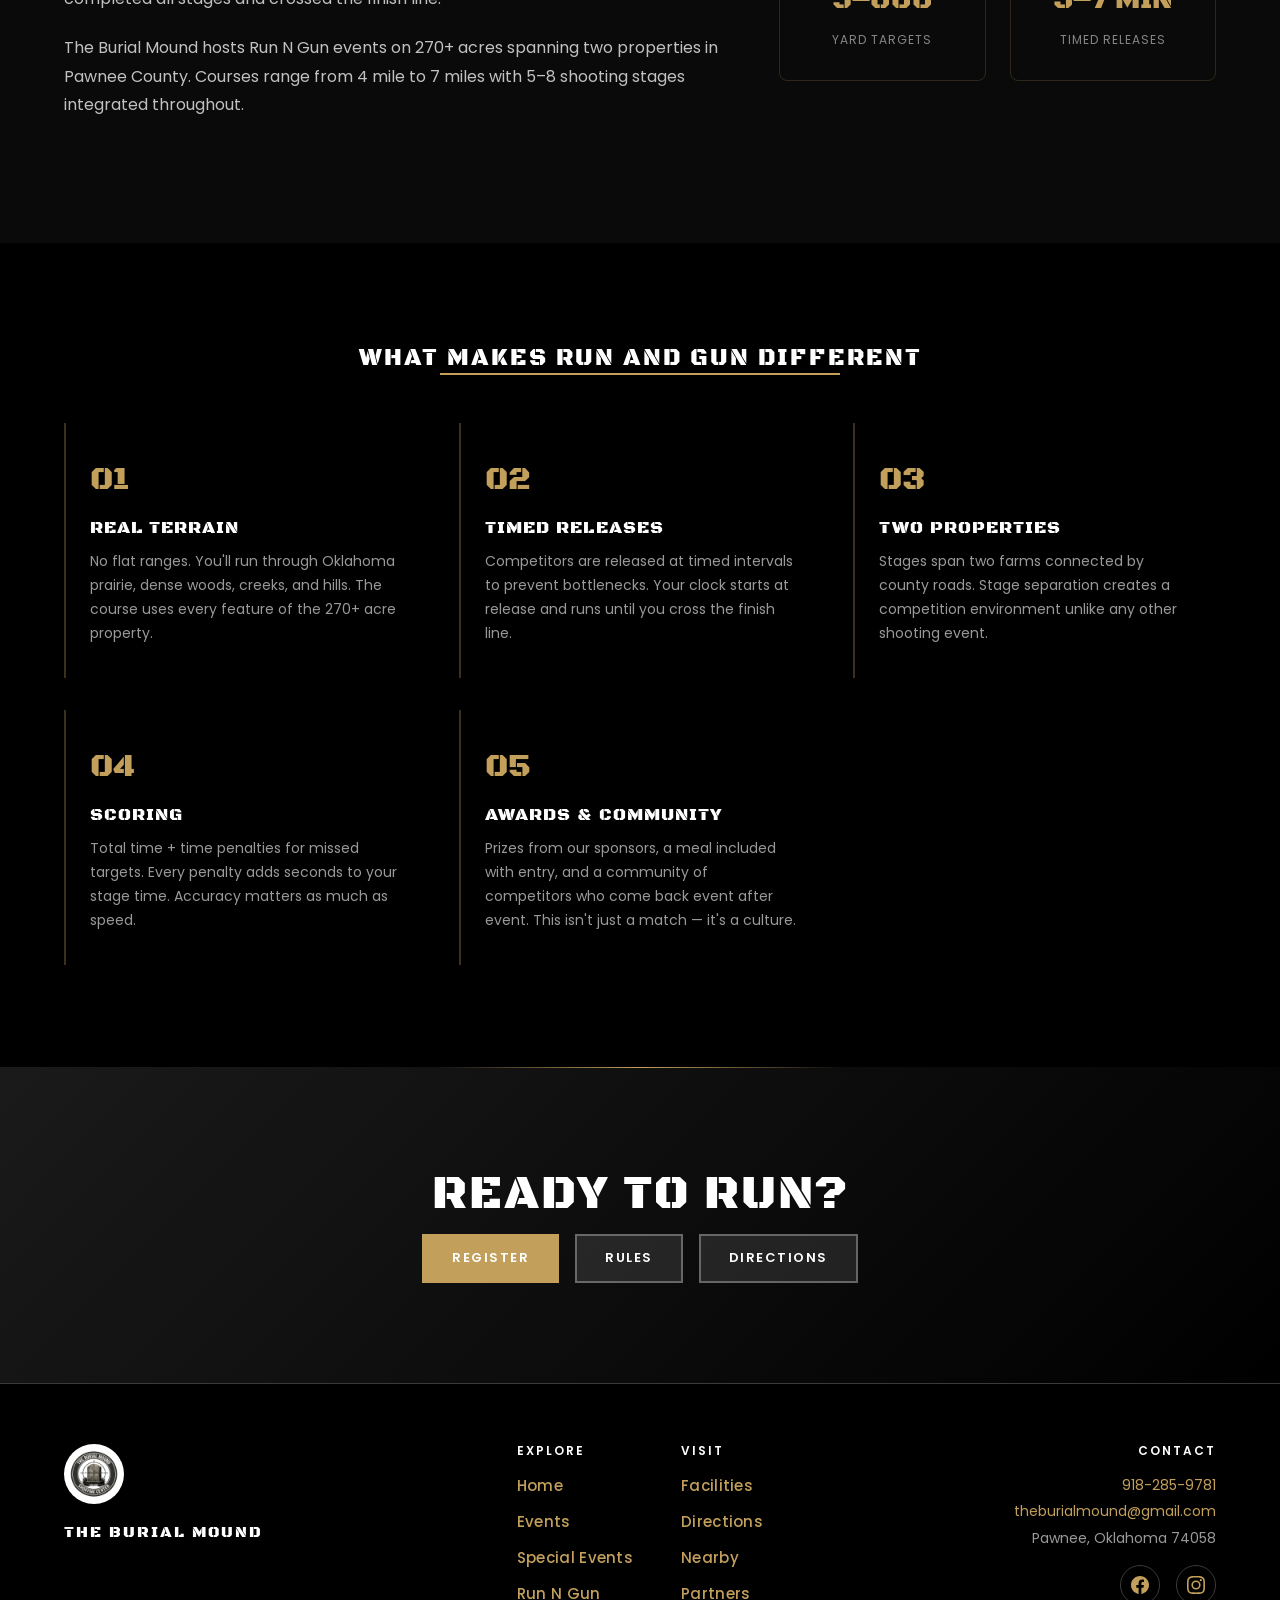
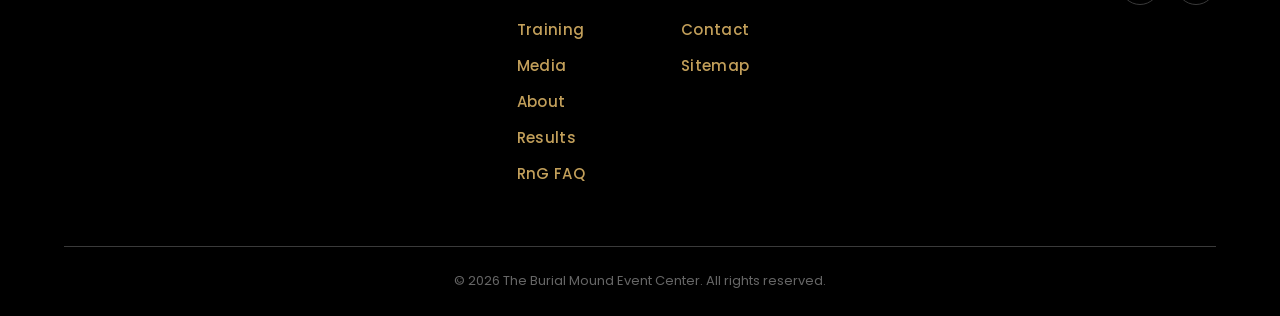
<file: rng.html>
<!DOCTYPE html>
<html lang="en">
<head>
  <meta charset="UTF-8">
  <meta name="viewport" content="width=device-width, initial-scale=1.0">
  <title>Run N Gun — The Burial Mound Event Center</title>
  <meta name="description" content="Everything you need to know about Run N Gun competitions at The Burial Mound. What it is, first-timer guide, rules, and past results.">
  <meta property="og:title" content="Run N Gun — The Burial Mound Event Center">
  <meta property="og:description" content="Run N Gun competitions on 270+ acres of Oklahoma terrain. What it is, how to prepare, rules, and results.">
  <meta property="og:image" content="https://theburialmound.com/images/bm-rng-71.jpg">
  <meta property="og:url" content="https://theburialmound.com/rng">
  <meta property="og:type" content="website">
  <meta property="og:site_name" content="The Burial Mound Event Center">
  <meta name="twitter:card" content="summary_large_image">
  <meta name="twitter:title" content="Run N Gun — The Burial Mound Event Center">
  <meta name="twitter:description" content="Run N Gun competitions on 270+ acres of Oklahoma terrain. What it is, how to prepare, rules, and results.">
  <meta name="twitter:image" content="https://theburialmound.com/images/bm-rng-71.jpg">
  <link rel="canonical" href="https://theburialmound.com/rng.html">
  <link rel="preload" as="image" href="images/bm-rng-71.jpg" fetchpriority="high">
  <link rel="stylesheet" href="style.css">
</head>
<body>

  <nav class="nav" role="navigation" aria-label="Main navigation">
    <div class="nav__inner">
      <div class="nav__links">
        <a href="index.html">Home</a>
        <a href="events.html">Events</a>
        <a href="rng.html" class="active">Run N Gun</a>
        <a href="training.html">Training</a>
        <a href="media.html">Media</a>
        <a href="about.html">About</a>
        <a href="partners.html">Partners</a>
      </div>

      <div class="nav__ctas">
        <a href="contact.html" class="btn-ghost btn-ghost--sm">Contact</a>
      </div>

      <button class="nav__hamburger" aria-label="Toggle menu" aria-expanded="false">
        <span></span>
        <span></span>
        <span></span>
      </button>
    </div>

    <!-- Mobile Menu -->
    <div class="nav__mobile-menu">
      <a href="index.html">Home</a>
      <a href="events.html">Events</a>
      <a href="rng.html" class="active">Run N Gun</a>
      <a href="training.html">Training</a>
      <a href="media.html">Media</a>
      <a href="about.html">About</a>
      <a href="partners.html">Partners</a>
      <a href="contact.html" class="btn-ghost">Contact</a>
    </div>
  </nav>

  <!-- SUB-NAVIGATION TABS (moved above hero, sticky below main nav) -->
  <div class="subnav subnav--top">
    <div class="container">
      <div class="subnav__tabs">
        <button class="subnav__tab active" data-tab="what-is">What Is Run N Gun</button>
        <button class="subnav__tab" data-tab="first-time">First Time</button>
        <button class="subnav__tab" data-tab="rules">Rules</button>
        <button class="subnav__tab" data-tab="results">Results</button>
        <a href="directions.html" class="subnav__tab subnav__tab--link">Directions</a>
      </div>
    </div>
  </div>

  <!-- HERO -->
  <section class="hero">
    <div class="hero__bg hero__bg--rng" style="background-image: url('images/bm-rng-71.jpg');"></div>
    <div class="hero__content">
      <h1 class="hero__title">RUN N GUN</h1>
      <p class="hero__subtitle">The Ultimate Test of Speed and Precision</p>
    </div>
  </section>

  <!-- TAB: WHAT IS RUN N GUN -->
  <section class="tab-content active" id="tab-what-is">
    <div class="section">
      <div class="container container--narrow" style="text-align:center;">
        <h2 class="section__heading reveal">WHAT IS RUN N GUN?</h2>
        <div class="divider reveal"></div>
      </div>
    </div>

    <div class="section" style="background:#0a0a0a;">
      <div class="container">
        <div class="rng-intro reveal">
          <div class="rng-intro__text">
            <p>A Run N Gun is a timed competition that combines distance running with shooting. Competitors race through a multi-mile course on foot, stopping at designated stages to engage targets with both rifle and pistol.</p>
            <p>It's a biathlon-style event — but instead of cross-country skiing, you're running through Oklahoma terrain. Hills, creek crossings, wooded draws, hay bales, and county roads. Your time starts when you leave the line and doesn't stop until you've completed all stages and crossed the finish line.</p>
            <p>The Burial Mound hosts Run N Gun events on 270+ acres spanning two properties in Pawnee County. Courses range from 4 mile to 7 miles with 5–8 shooting stages integrated throughout.</p>
          </div>
          <div class="rng-intro__stats">
            <div class="rng-stat">
              <span class="rng-stat__number">4–7 MI</span>
              <span class="rng-stat__label">Course Distance</span>
            </div>
            <div class="rng-stat">
              <span class="rng-stat__number">5–8</span>
              <span class="rng-stat__label">Shooting Stages</span>
            </div>
            <div class="rng-stat">
              <span class="rng-stat__number">5–600</span>
              <span class="rng-stat__label">Yard Targets</span>
            </div>
            <div class="rng-stat">
              <span class="rng-stat__number">3–7 MIN</span>
              <span class="rng-stat__label">Timed Releases</span>
            </div>
          </div>
        </div>
      </div>
    </div>

    <!-- Key features inspired by Twilight Biathlon structure -->
    <div class="section">
      <div class="container">
        <h2 class="section__heading reveal" style="text-align:center;">WHAT MAKES RUN AND GUN DIFFERENT</h2>
        <div class="divider reveal"></div>
        <div class="rng-features reveal">
          <div class="rng-feature">
            <span class="rng-feature__num">01</span>
            <h3 class="rng-feature__title">Real Terrain</h3>
            <p>No flat ranges. You'll run through Oklahoma prairie, dense woods, creeks, and hills. The course uses every feature of the 270+ acre property.</p>
          </div>
          <div class="rng-feature">
            <span class="rng-feature__num">02</span>
            <h3 class="rng-feature__title">Timed Releases</h3>
            <p>Competitors are released at timed intervals to prevent bottlenecks. Your clock starts at release and runs until you cross the finish line.</p>
          </div>
          <div class="rng-feature">
            <span class="rng-feature__num">03</span>
            <h3 class="rng-feature__title">Two Properties</h3>
            <p>Stages span two farms connected by county roads. Stage separation creates a competition environment unlike any other shooting event.</p>
          </div>
          <div class="rng-feature">
            <span class="rng-feature__num">04</span>
            <h3 class="rng-feature__title">Scoring</h3>
            <p>Total time + time penalties for missed targets. Every penalty adds seconds to your stage time. Accuracy matters as much as speed.</p>
          </div>
          <div class="rng-feature">
            <span class="rng-feature__num">05</span>
            <h3 class="rng-feature__title">Awards &amp; Community</h3>
            <p>Prizes from our sponsors, a meal included with entry, and a community of competitors who come back event after event. This isn't just a match — it's a culture.</p>
          </div>
        </div>
      </div>
    </div>
  </section>

  <!-- TAB: FIRST TIME -->
  <section class="tab-content" id="tab-first-time">

    <!-- INTRO -->
    <div class="section">
      <div class="container container--narrow">
        <h2 class="section__heading reveal" style="text-align:center;">FIRST TIME AT A RUN N GUN?</h2>
        <div class="divider reveal"></div>
        <p class="section__intro reveal" style="text-align:center;">Everything you need to register, prepare, and finish your first Burial Mound Run N Gun.</p>
      </div>
    </div>

    <!-- ARE YOU READY -->
    <div class="section" style="background:#0a0a0a;">
      <div class="container container--narrow">
        <h2 class="section__heading reveal">ARE YOU READY?</h2>
        <div class="divider--sm reveal"></div>
        <p class="ft-body reveal">You should be an experienced shooter before entering. This is not a beginner firearms course. You need to be comfortable with:</p>
        <ul class="ft-list reveal">
          <li>Loading, unloading, and making safe both a rifle and pistol</li>
          <li>Engaging targets from standing, kneeling, prone, and sometimes uncomfortable positions</li>
          <li>Moving with loaded firearms under RO supervision</li>
          <li>Basic malfunction remediation under stress</li>
        </ul>
        <p class="ft-body reveal">You do not need to be a fast runner. Many competitors walk significant portions of the course. Finishing is the goal for your first run.</p>
      </div>
    </div>

    <!-- HOW THE EVENT WORKS -->
    <div class="section">
      <div class="container">
        <h2 class="section__heading reveal" style="text-align:center;">HOW THE EVENT WORKS</h2>
        <div class="divider reveal"></div>
        <div class="first-time-grid reveal">

          <div class="ft-card">
            <span class="ft-card__step">01</span>
            <h3 class="ft-card__title">Register</h3>
            <p>Visit the <a href="events.html" style="color:#c29f5a;">Events page</a> for registration links. Events sell out quick — registration generally opens months before the event. Follow us on social for announcements.</p>
          </div>

          <div class="ft-card">
            <span class="ft-card__step">02</span>
            <h3 class="ft-card__title">Check-In</h3>
            <p>Arrive during the check-in window listed on your confirmation. Be staged and ready before your run time — not arriving at that time.</p>
          </div>

          <div class="ft-card">
            <span class="ft-card__step">03</span>
            <h3 class="ft-card__title">Shooters Meeting</h3>
            <p>Mandatory for all competitors. The Match Director briefs safety rules, course layout, stage descriptions, scoring, and emergency procedures. Ask every question you have here — not at the stage.</p>
          </div>

          <div class="ft-card">
            <span class="ft-card__step">04</span>
            <h3 class="ft-card__title">Your Release</h3>
            <p>Competitors are released individually on timed intervals — approximately every 5 minutes. Be ready and near the starting line before your start time. When your name is called, move to the starting area. Your clock starts at release and doesn't stop until you cross the finish line.</p>
          </div>

          <div class="ft-card">
            <span class="ft-card__step">05</span>
            <h3 class="ft-card__title">The Course</h3>
            <p>A marked route through Oklahoma fields, woods, creeks, and hills across 270+ acres. Follow the course markers. At each stage, wait in the stage queue until the RO calls you. Start your stopwatch when you arrive at the stage — you are responsible for tracking your own wait time and reporting it to the RO.</p>
          </div>

          <div class="ft-card">
            <span class="ft-card__step">06</span>
            <h3 class="ft-card__title">Finish</h3>
            <p>Cross the finish line, clear your firearms. Awards follow when all competitors finish. Entry includes a meal — stick around for prizes and giveaways.</p>
          </div>

        </div>
      </div>
    </div>

    <!-- PRINTABLE: GEAR CHECKLIST + SEASONAL CONDITIONS -->
    <div id="printable-gear">

    <!-- GEAR CHECKLIST -->
    <div class="section" style="background:#0a0a0a;">
      <div class="container">
        <div class="checklist-print-bar">
          <button class="btn-ghost btn-ghost--sm print-checklist-btn" onclick="printGearChecklist()">
            <svg xmlns="http://www.w3.org/2000/svg" viewBox="0 0 24 24" fill="none" stroke="currentColor" stroke-width="2" stroke-linecap="round" stroke-linejoin="round" aria-hidden="true">
              <polyline points="6 9 6 2 18 2 18 9"/><path d="M6 18H4a2 2 0 0 1-2-2v-5a2 2 0 0 1 2-2h16a2 2 0 0 1 2 2v5a2 2 0 0 1-2 2h-2"/><rect x="6" y="14" width="12" height="8"/>
            </svg>
            Print Checklist
          </button>
        </div>
        <h2 class="section__heading reveal" style="text-align:center;">GEAR CHECKLIST</h2>
        <div class="divider reveal"></div>
        <p class="section__intro reveal" style="text-align:center;">You carry everything from start to finish. No resupply at your vehicle.</p>

        <div class="checklist-grid reveal">

          <div class="checklist-category">
            <h3 class="checklist-category__title">Firearms &amp; Carry</h3>
            <ul class="checklist-list">
              <li><span class="checklist-req">REQ</span> Centerfire rifle with sling — sling is mandatory, rifle must stay attached to your body between stages</li>
              <li><span class="checklist-req">REQ</span> Centerfire pistol in a rigid retention holster — trigger fully covered, retained at run pace (no shoulder holsters, belly bands, or pocket holsters)</li>
              <li><span class="checklist-rec">REC</span> Dedicated magazine carry — chest rig or belt with mag pouches. Pockets work but retention matters on the move</li>
            </ul>
          </div>

          <div class="checklist-category">
            <h3 class="checklist-category__title">Ammunition</h3>
            <ul class="checklist-list">
              <li><span class="checklist-req">REQ</span> Rifle and pistol ammo — carry at least 2x the round count published for the event. Round counts vary per event; check your email for updates</li>
              <li><span class="checklist-req">REQ</span> Loaded magazines ready at the start line</li>
              <li><span class="checklist-req">REQ</span> No tracers, incendiary, armor-piercing, or steel/tungsten core projectiles</li>
            </ul>
          </div>

          <div class="checklist-category">
            <h3 class="checklist-category__title">Safety &amp; Medical</h3>
            <ul class="checklist-list">
              <li><span class="checklist-req">REQ</span> Eye protection</li>
              <li><span class="checklist-req">REQ</span> Ear protection — electronic strongly recommended so you can hear RO commands clearly</li>
              <li><span class="checklist-rec">REC</span> Tourniquet / IFAK carried on your person, not in your vehicle</li>
              <li><span class="checklist-rec">REC</span> Spare batteries for electronic ear pro and optics</li>
            </ul>
          </div>

          <div class="checklist-category">
            <h3 class="checklist-category__title">Timing &amp; Tools</h3>
            <ul class="checklist-list">
              <li><span class="checklist-req">REQ</span> Stopwatch, watch, or phone — you are responsible for tracking your own stage wait time and reporting it to the RO</li>
              <li><span class="checklist-rec">REC</span> Knife or multi-tool — occasional stage tasks require it</li>
              <li><span class="checklist-rec">REC</span> Basic weapon servicing tools, small roll of electrical tape, and zip-ties</li>
            </ul>
          </div>

          <div class="checklist-category">
            <h3 class="checklist-category__title">Hydration &amp; Nutrition</h3>
            <ul class="checklist-list">
              <li><span class="checklist-rec">REC</span> Water — minimum 2–2.5L for summer events. This is non-negotiable and not a place to save weight. Hydrate the day before, not just the morning of</li>
              <li><span class="checklist-rec">REC</span> Hydration pack — hands-free carry preferred</li>
              <li><span class="checklist-rec">REC</span> Energy gels or snacks — something compact like gel packs for on-course fueling without adding weight</li>
            </ul>
          </div>

          <div class="checklist-category">
            <h3 class="checklist-category__title">Clothing &amp; Personal</h3>
            <ul class="checklist-list">
              <li><span class="checklist-req">REQ</span> Weather-appropriate clothing — see seasonal notes below</li>
              <li><span class="checklist-rec">REC</span> Trail runners or boots — if choosing between flexibility and support, choose support</li>
              <li><span class="checklist-rec">REC</span> Gloves — barricades and props sitting in afternoon sun get hot to handle</li>
              <li><span class="checklist-rec">REC</span> Ball cap or head cover</li>
              <li><span class="checklist-rec">REC</span> Change of clothes for after the run — you will be dirty and or wet</li>
              <li><span class="checklist-rec">REC</span> Sunscreen applied before you arrive</li>
              <li><span class="checklist-rec">REC</span> DEET bug spray — ticks are a real concern in Oklahoma fields and woods</li>
            </ul>
          </div>

        </div>
      </div>
    </div>

    <!-- SEASONAL CONDITIONS -->
    <div class="section">
      <div class="container">
        <h2 class="section__heading reveal" style="text-align:center;">SEASONAL CONDITIONS</h2>
        <div class="divider reveal"></div>
        <p class="section__intro reveal" style="text-align:center;">Every season presents different challenges on the Burial Mound course. Plan for conditions — don't just react to them.</p>

        <div class="seasonal-grid reveal">

          <div class="seasonal-card seasonal-card--summer">
            <div class="seasonal-card__header">
              <span class="seasonal-card__icon">☀</span>
              <h3 class="seasonal-card__title">Summer — Extreme Heat</h3>
            </div>
            <ul class="seasonal-list">
              <li>Oklahoma summers run 90–105°F+ on course. There is no shade on the open field sections or at some stages</li>
              <li>Water is non-negotiable — 2–2.5L minimum, more if you run hard or plan to be on the course for a while</li>
              <li>Lightweight long-sleeve sun shirt and lightweight pants protect from sun exposure, reduce burn, and keep bugs off</li>
              <li>Start hydrating the day before the event</li>
              <li>Apply sunscreen</li>
              <li>Electrolyte supplements (LMNT or similar) help maintain performance in the heat</li>
              <li>Know the signs of heat exhaustion: heavy sweating, weakness, fast or weak pulse, nausea. Tell an RO immediately if you feel them. We will help get you off the course and medical attention if needed</li>
            </ul>
          </div>

          <div class="seasonal-card seasonal-card--spring">
            <div class="seasonal-card__header">
              <span class="seasonal-card__icon">🌧</span>
              <h3 class="seasonal-card__title">Spring / Fall — Mild &amp; Rain</h3>
            </div>
            <ul class="seasonal-list">
              <li>Most comfortable running conditions, but Oklahoma spring/fall weather is volatile — 70°F and sunny can become 50°F and storming within an hour</li>
              <li>Layering system: moisture-wicking base, light mid-layer, packable wind/rain shell that fits in a pocket or under your rig</li>
              <li>Creek crossings become deeper and faster after rain — expect wet feet and plan footwear accordingly</li>
              <li>Mud affects footing on hills and embankments — lugged sole trail footwear is strongly recommended over road shoes</li>
              <li>Check the forecast the morning of, but do not rely on it. Dress to manage both outcomes</li>
              <li>Lightning: the MD has sole authority to suspend the event. If you hear thunder on course, find cover and staff with radios for official calls</li>
              <li>Ticks are most active in spring — DEET works, do a full check after the event</li>
            </ul>
          </div>

          <div class="seasonal-card seasonal-card--winter">
            <div class="seasonal-card__header">
              <span class="seasonal-card__icon">❄</span>
              <h3 class="seasonal-card__title">Winter — Extreme Cold &amp; Snow</h3>
            </div>
            <ul class="seasonal-list">
              <li>January events can run from 5°F to 50°F — sometimes the same weekend. Don't dress for the forecast; dress in layers you can shed</li>
              <li>Layering system: moisture-wicking base layer, insulating mid layer, wind-blocking outer shell. Avoid cotton — it retains moisture and kills heat retention</li>
              <li>Hands: cold fingers affect trigger control, mag changes, and comfort. Liner gloves under a shooting glove, or gloves with trigger-finger compatibility</li>
              <li>Lubricants change viscosity in cold — confirm your rifle and pistol function with your carry ammo and lube at low temps before the event</li>
              <li>Snow and ice on course significantly affect footing — trail shoes with aggressive lug pattern help</li>
              <li>Batteries (ear pro, optics) drain faster in cold — carry spares in a chest or inner pocket where body heat keeps them warm</li>
              <li>Post-run hypothermia risk is real after sweating through a cold event — have dry layers and a warm layer waiting at the finish</li>
            </ul>
          </div>

        </div>
      </div>
    </div>
    </div>
    <!-- /printable-gear -->

    <!-- ============================================
         PRINT-ONLY SHEET — checkbox gear checklist (p1) + seasonal reference (p2)
         Hidden on screen; shown only when body.printing-gear is set by the
         Print Checklist button. Portrait-locked via @media print.
         ============================================ -->
    <div id="print-sheet" aria-hidden="true">

      <!-- PAGE 1: GEAR CHECKLIST WITH CHECKBOXES -->
      <section class="ps-page ps-page--checklist">
        <header class="ps-head">
          <h2 class="ps-title">GEAR CHECKLIST</h2>
          <p class="ps-sub">Burial Mound Run N Gun &middot; You carry everything from start to finish. No resupply at your vehicle.</p>
          <p class="ps-legend"><span class="ps-tag ps-tag--req">REQ</span> Required &nbsp;&nbsp; <span class="ps-tag ps-tag--rec">REC</span> Recommended</p>
        </header>

        <div class="ps-grid">
          <div class="ps-cat">
            <h2 class="ps-cat__title">Firearms &amp; Carry</h2>
            <ul class="ps-list">
              <li><span class="ps-box"></span><span class="ps-tag ps-tag--req">REQ</span> Centerfire rifle with sling &mdash; sling mandatory, rifle stays attached to your body between stages</li>
              <li><span class="ps-box"></span><span class="ps-tag ps-tag--req">REQ</span> Centerfire pistol in a rigid retention holster &mdash; trigger fully covered (no shoulder holsters, belly bands, or pocket holsters)</li>
              <li><span class="ps-box"></span><span class="ps-tag ps-tag--rec">REC</span> Dedicated magazine carry &mdash; chest rig or belt with mag pouches</li>
            </ul>
          </div>

          <div class="ps-cat">
            <h2 class="ps-cat__title">Ammunition</h2>
            <ul class="ps-list">
              <li><span class="ps-box"></span><span class="ps-tag ps-tag--req">REQ</span> Rifle &amp; pistol ammo &mdash; at least 2x the published round count (counts vary per event; check your email)</li>
              <li><span class="ps-box"></span><span class="ps-tag ps-tag--req">REQ</span> Loaded magazines ready at the start line</li>
              <li><span class="ps-box"></span><span class="ps-tag ps-tag--req">REQ</span> No tracers, incendiary, armor-piercing, or steel/tungsten core projectiles</li>
            </ul>
          </div>

          <div class="ps-cat">
            <h2 class="ps-cat__title">Safety &amp; Medical</h2>
            <ul class="ps-list">
              <li><span class="ps-box"></span><span class="ps-tag ps-tag--req">REQ</span> Eye protection</li>
              <li><span class="ps-box"></span><span class="ps-tag ps-tag--req">REQ</span> Ear protection &mdash; electronic strongly recommended to hear RO commands</li>
              <li><span class="ps-box"></span><span class="ps-tag ps-tag--rec">REC</span> Tourniquet / IFAK carried on your person, not in your vehicle</li>
              <li><span class="ps-box"></span><span class="ps-tag ps-tag--rec">REC</span> Spare batteries for electronic ear pro and optics</li>
            </ul>
          </div>

          <div class="ps-cat">
            <h2 class="ps-cat__title">Timing &amp; Tools</h2>
            <ul class="ps-list">
              <li><span class="ps-box"></span><span class="ps-tag ps-tag--req">REQ</span> Stopwatch, watch, or phone &mdash; track your own stage wait time and report it to the RO</li>
              <li><span class="ps-box"></span><span class="ps-tag ps-tag--rec">REC</span> Knife or multi-tool &mdash; occasional stage tasks require it</li>
              <li><span class="ps-box"></span><span class="ps-tag ps-tag--rec">REC</span> Basic weapon servicing tools, electrical tape, and zip-ties</li>
            </ul>
          </div>

          <div class="ps-cat">
            <h2 class="ps-cat__title">Hydration &amp; Nutrition</h2>
            <ul class="ps-list">
              <li><span class="ps-box"></span><span class="ps-tag ps-tag--rec">REC</span> Water &mdash; min 2&ndash;2.5L for summer. Non-negotiable. Hydrate the day before, not just the morning of</li>
              <li><span class="ps-box"></span><span class="ps-tag ps-tag--rec">REC</span> Hydration pack &mdash; hands-free carry preferred</li>
              <li><span class="ps-box"></span><span class="ps-tag ps-tag--rec">REC</span> Energy gels or snacks &mdash; compact on-course fueling</li>
            </ul>
          </div>

          <div class="ps-cat">
            <h2 class="ps-cat__title">Clothing &amp; Personal</h2>
            <ul class="ps-list">
              <li><span class="ps-box"></span><span class="ps-tag ps-tag--req">REQ</span> Weather-appropriate clothing &mdash; see seasonal notes (page 2)</li>
              <li><span class="ps-box"></span><span class="ps-tag ps-tag--rec">REC</span> Trail runners or boots &mdash; choose support over flexibility</li>
              <li><span class="ps-box"></span><span class="ps-tag ps-tag--rec">REC</span> Gloves &mdash; barricades and props get hot in afternoon sun</li>
              <li><span class="ps-box"></span><span class="ps-tag ps-tag--rec">REC</span> Ball cap or head cover</li>
              <li><span class="ps-box"></span><span class="ps-tag ps-tag--rec">REC</span> Change of clothes for after the run &mdash; you will be dirty and/or wet</li>
              <li><span class="ps-box"></span><span class="ps-tag ps-tag--rec">REC</span> Sunscreen applied before you arrive</li>
              <li><span class="ps-box"></span><span class="ps-tag ps-tag--rec">REC</span> DEET bug spray &mdash; ticks are a real concern in Oklahoma fields and woods</li>
            </ul>
          </div>
        </div>
      </section>

      <!-- PAGE 2: SEASONAL CONDITIONS (reference bullets) -->
      <section class="ps-page ps-page--seasonal">
        <header class="ps-head">
          <h2 class="ps-title">SEASONAL CONDITIONS</h2>
          <p class="ps-sub">Plan for conditions &mdash; don't just react to them.</p>
        </header>

        <div class="ps-grid ps-grid--seasonal">
          <div class="ps-cat ps-cat--season">
            <h2 class="ps-cat__title">&#9728; Summer &mdash; Extreme Heat</h2>
            <ul class="ps-list ps-list--bullets">
              <li>Oklahoma summers run 90&ndash;105&deg;F+ on course. No shade on open field sections or some stages</li>
              <li>Water is non-negotiable &mdash; 2&ndash;2.5L minimum, more if you run hard or stay out a while</li>
              <li>Lightweight long-sleeve sun shirt and pants reduce burn and keep bugs off</li>
              <li>Start hydrating the day before the event</li>
              <li>Apply sunscreen</li>
              <li>Electrolyte supplements (LMNT or similar) help maintain performance in heat</li>
              <li>Know heat exhaustion signs: heavy sweating, weakness, fast/weak pulse, nausea &mdash; tell an RO immediately</li>
            </ul>
          </div>

          <div class="ps-cat ps-cat--season">
            <h2 class="ps-cat__title">&#127783; Spring / Fall &mdash; Mild &amp; Rain</h2>
            <ul class="ps-list ps-list--bullets">
              <li>Most comfortable conditions, but volatile &mdash; 70&deg;F sunny can become 50&deg;F storming within an hour</li>
              <li>Layering: moisture-wicking base, light mid-layer, packable wind/rain shell</li>
              <li>Creek crossings deeper and faster after rain &mdash; expect wet feet, plan footwear</li>
              <li>Mud affects footing &mdash; lugged-sole trail footwear strongly recommended over road shoes</li>
              <li>Check the forecast the morning of, but don't rely on it. Dress for both outcomes</li>
              <li>Lightning: the MD has sole authority to suspend. Hear thunder? Find cover, wait for radio calls</li>
              <li>Ticks most active in spring &mdash; DEET works; do a full check after the event</li>
            </ul>
          </div>

          <div class="ps-cat ps-cat--season">
            <h2 class="ps-cat__title">&#10052; Winter &mdash; Extreme Cold &amp; Snow</h2>
            <ul class="ps-list ps-list--bullets">
              <li>January events run 5&deg;F to 50&deg;F &mdash; sometimes the same weekend. Dress in layers you can shed</li>
              <li>Layering: moisture-wicking base, insulating mid, wind-blocking shell. Avoid cotton</li>
              <li>Hands: cold fingers affect trigger control, mag changes, and comfort &mdash; liner gloves or trigger-finger gloves</li>
              <li>Lubricants change viscosity in cold &mdash; confirm function with carry ammo and lube at low temps first</li>
              <li>Snow and ice affect footing &mdash; trail shoes with aggressive lugs help</li>
              <li>Batteries (ear pro, optics) drain faster in cold &mdash; carry spares in an inner pocket</li>
              <li>Post-run hypothermia risk is real &mdash; have dry and warm layers waiting at the finish</li>
            </ul>
          </div>
        </div>
      </section>

    </div>
    <!-- /print-sheet -->

    <!-- TIPS FROM THE FIELD -->
    <div class="section" style="background:#0a0a0a;">
      <div class="container container--narrow">
        <h2 class="section__heading reveal" style="text-align:center;">TIPS FROM THE FIELD</h2>
        <div class="divider reveal"></div>

        <div class="tips-list reveal">
          <div class="tip-item">
            <span class="tip-item__label">Don't rush stages</span>
            <p>Penalties add up fast. Taking two extra seconds to settle your breathing and confirm your sight picture before breaking a shot is almost always faster than rushing and adding a penalty.</p>
          </div>
          <div class="tip-item">
            <span class="tip-item__label">Pre-run your kit</span>
            <p>Run around your block fully loaded before event day. Does the sling chafe? Does the holster retain at a jog? Does your mag carrier dump mags on obstacles? Find the problems before the course does.</p>
          </div>
          <div class="tip-item">
            <span class="tip-item__label">Walk when you need to</span>
            <p>A steady pace with clean stages beats sprinting and missing targets. No one judges you for walking. The course is designed to test everyone — pace yourself.</p>
          </div>
          <div class="tip-item">
            <span class="tip-item__label">Listen at the shooters meeting</span>
            <p>Stage brief supersedes everything posted online or in the confirmation email. The RO's verbal brief at each stage is final. If you're unclear about which firearm engages which target, ask before "Make Ready" — not after.</p>
          </div>
          <div class="tip-item">
            <span class="tip-item__label">Know your malfunction drills</span>
            <p>Malfunctions happen. Remediation is done on your time, not wait time, and without assistance from anyone else. Reps on tap-rack-assess and clearing a double-feed before the event pay off when your hands are shaking and your heart rate is 160.</p>
          </div>
        </div>

      </div>
    </div>

  </section>


  <!-- TAB: RULES -->
  <section class="tab-content" id="tab-rules">
    <div class="rulebook-wrapper">

    <!-- BANNER -->
    <div class="banner">
      <div class="banner-event">The Burial Mound Event Center &mdash; Run n Gun Rules</div>
      <h2 class="banner-title">OFFICIAL RULES</h2>
      <div class="banner-sub">Revised April 2026 &nbsp;&bull;&nbsp; theburialmound.com</div>
      <button class="print-btn" onclick="printRules()">
        <svg xmlns="http://www.w3.org/2000/svg" viewBox="0 0 24 24" fill="none" stroke="currentColor" stroke-width="2" stroke-linecap="round" stroke-linejoin="round">
          <polyline points="6 9 6 2 18 2 18 9"/><path d="M6 18H4a2 2 0 0 1-2-2v-5a2 2 0 0 1 2-2h16a2 2 0 0 1 2 2v5a2 2 0 0 1-2 2h-2"/><rect x="6" y="14" width="12" height="8"/>
        </svg>
        PRINT RULES
      </button>
    </div>

    <div class="layout">

      <!-- SIDEBAR TOC -->
      <nav class="sidebar" aria-label="Rules navigation">
        <div class="toc-label">Sections</div>
        <ul class="toc-list">
          <li><a href="#s1"><span class="toc-num">1</span>Safety Rules</a></li>
          <li><a href="#s2"><span class="toc-num">2</span>Range Commands</a></li>
          <li><a href="#s3"><span class="toc-num">3</span>Firearms</a></li>
          <li><a href="#s4"><span class="toc-num">4</span>Holsters &amp; Equipment</a></li>
          <li><a href="#s5"><span class="toc-num">5</span>Ammunition</a></li>
          <li><a href="#s6"><span class="toc-num">6</span>Targets</a></li>
          <li><a href="#s7"><span class="toc-num">7</span>Scoring</a></li>
          <li><a href="#s8"><span class="toc-num">8</span>Stage Penalties</a></li>
          <li><a href="#s9"><span class="toc-num">9</span>Match Disqualifications</a></li>
          <li><a href="#s10"><span class="toc-num">10</span>Stage Disqualifications</a></li>
          <li><a href="#s11"><span class="toc-num">11</span>Appeals</a></li>
          <li><a href="#s12"><span class="toc-num">12</span>Medical &amp; Emergency</a></li>
          <li><a href="#s13"><span class="toc-num">13</span>Refund Policy</a></li>
        </ul>
      </nav>

      <!-- MAIN CONTENT -->
      <div class="content">

        <!-- ═══════════════════════════════════════════════════════════ -->
        <!-- SECTION 1 -->
        <!-- ═══════════════════════════════════════════════════════════ -->
        <section class="rule-section" id="s1">
          <div class="section-header">
            <span class="section-num">Section 1</span>
            <h2 class="section-title">Safety Rules</h2>
          </div>

          <div class="sub">
            <div class="sub-title"><span class="sub-num">1.1</span>Competitor Responsibility</div>
            <p class="rule-body">It is the competitor&rsquo;s responsibility to read and understand the rules and stage briefings set forth and agree to be subject to these rules while participating in an event.</p>
          </div>

          <div class="sub">
            <div class="sub-title"><span class="sub-num">1.2</span>Basic Firearms Safety Rules</div>
            <p class="rule-body">Basic firearms safety rules will be followed at all times:</p>
            <ul class="rule-list">
              <li><span class="num">1.2.1</span><span>Treat all guns as if they are always loaded.</span></li>
              <li><span class="num">1.2.2</span><span>Never let the muzzle cover anything that you are not willing to destroy.</span></li>
              <li><span class="num">1.2.3</span><span>Keep your finger off the trigger until your sights are on target.</span></li>
              <li><span class="num">1.2.4</span><span>Be sure of your target and what is behind it.</span></li>
            </ul>
          </div>

          <div class="sub">
            <div class="sub-title"><span class="sub-num">1.3</span>Cold Range</div>
            <div class="callout">
              <strong>COLD RANGE:</strong> All events operate on a COLD RANGE. Firearms shall be unloaded at all times except when directly under the supervision of a Range Officer (RO) during an active Course of Fire (COF).
            </div>
            <ul class="rule-list">
              <li><span class="num">1.3.1</span><span>Rifles shall be transported between stages with detachable magazines removed and chamber empty. Slings are required (see Section 3.4).</span></li>
              <li><span class="num">1.3.2</span><span>Pistols shall remain holstered at all times between stages. Chamber shall be empty; a magazine may be inserted.</span></li>
              <li><span class="num">1.3.3</span><span>Competitors shall not handle, manipulate, or load any firearm outside of the active shooting stage under RO supervision. Any such action observed between stages is grounds for Match DQ under Section 9.</span></li>
            </ul>
          </div>

          <div class="sub">
            <div class="sub-title"><span class="sub-num">1.4</span>Eye and Ear Protection</div>
            <p class="rule-body">Eye and ear protection must be worn at all times while at a shooting stage during a Course of Fire (COF).</p>
          </div>

          <div class="sub">
            <div class="sub-title"><span class="sub-num">1.5</span>Abandoning Firearms</div>
            <ul class="rule-list">
              <li><span class="num">1.5.1</span><span>During the COF, a competitor may be required to abandon a firearm in order to transition to another. A competitor shall not engage targets with more than one gun in their hands during a COF.</span></li>
              <li><span class="num">1.5.2</span><span>Designated locations designed to safely accommodate abandoned firearms shall be pointed out to the competitor during the stage briefing.</span></li>
              <li><span class="num">1.5.3</span><span>Firearms shall be abandoned in one of the following conditions only.</span></li>
              <li><span class="num">1.5.4</span><span><span class="hl">MANUAL SAFETY ENGAGED</span> &mdash; with the manual safety in the engaged (safe) position.</span></li>
              <li><span class="num">1.5.5</span><span><span class="hl">EMPTY</span> &mdash; empty chamber with no live rounds in the firearm or magazine.</span></li>
            </ul>
          </div>
        </section>

        <!-- ═══════════════════════════════════════════════════════════ -->
        <!-- SECTION 2 -->
        <!-- ═══════════════════════════════════════════════════════════ -->
        <section class="rule-section" id="s2">
          <div class="section-header">
            <span class="section-num">Section 2</span>
            <h2 class="section-title">Range Commands and Procedures</h2>
          </div>

          <div class="sub">
            <div class="sub-title"><span class="sub-num">2.1</span>Make Ready</div>
            <p class="rule-body">The RO will give the &ldquo;Make Ready&rdquo; command then direct and supervise the competitor through the process of preparing firearms for the stage.</p>
          </div>

          <div class="sub">
            <div class="sub-title"><span class="sub-num">2.2</span>Are You Ready / Standby</div>
            <p class="rule-body">After the competitor has made ready firearms to be used on the stage, the RO will accompany them to the start position. The RO will then issue the commands &ldquo;Are You Ready&rdquo; followed shortly by &ldquo;Standby&rdquo; and the activation of the timer. The lack of any negative response from the competitor after being issued the &ldquo;Are You Ready?&rdquo; command indicates that they fully understand the requirements of the stage and are ready to proceed. If the competitor is not ready, they shall state &ldquo;No&rdquo; or &ldquo;Not Ready.&rdquo; Competitors should assume the required start position to indicate their readiness to the RO.</p>
          </div>

          <div class="sub">
            <div class="sub-title"><span class="sub-num">2.3</span>STOP</div>
            <p class="rule-body">Any RO assigned to a stage may issue this command at any time during the stage. The competitor must immediately cease firing, stop moving, and wait for further instruction from the RO.</p>
          </div>

          <div class="sub">
            <div class="sub-title"><span class="sub-num">2.4</span>Unload and Show Clear</div>
            <p class="rule-body">If the competitor has finished shooting, they shall lower their firearm and present it for inspection by the RO with the muzzle pointed downrange, magazine removed, slide/bolt locked or held open and chamber empty. The RO will instruct and accompany the competitor to safely unload all firearms used on the stage.</p>
          </div>

          <div class="sub">
            <div class="sub-title"><span class="sub-num">2.5</span>Range is Clear</div>
            <p class="rule-body">This command shall be issued only after all firearms have been cleared by the competitor and RO. This declaration signifies the end of the stage. Once this declaration is made, officials and competitors may move downrange to score and reset targets if necessary.</p>
          </div>

          <div class="sub">
            <div class="sub-title"><span class="sub-num">2.6</span>Stage Brief Supersedes Posted Information</div>
            <p class="rule-body">The stage brief read by the RO supersedes any previously posted stage information.</p>
          </div>

          <div class="sub">
            <div class="sub-title"><span class="sub-num">2.7</span>Competitor Self-Sufficiency</div>
            <p class="rule-body">The competitor must carry everything they need to complete the course and all stages when starting the run. Competitors will not be permitted to return to their vehicle for re-supply. This includes water, ammunition, a stopwatch, tools, etc.</p>
            <ul class="rule-list">
              <li><span class="num">2.7.1</span><span>Exception: The 15k or 20k, 2-lap division. Competitors in these divisions will be allowed to re-supply between laps while on their run time.</span></li>
            </ul>
          </div>

          <div class="sub">
            <div class="sub-title"><span class="sub-num">2.8</span>Stage Wait Time and Stopwatch</div>
            <p class="rule-body">When a competitor arrives at a stage, they will be given the stage brief and start shooting, or they will be instructed to start their wait time on their own stopwatch. Competitors are responsible for keeping their wait time honestly at each stage. Wait time will be recorded by the RO and deducted from run time.</p>
          </div>

          <div class="sub">
            <div class="sub-title"><span class="sub-num">2.9</span>Equipment Carry</div>
            <p class="rule-body">The competitor will carry all personal equipment throughout each stage unless otherwise stated in the stage brief.</p>
          </div>
        </section>

        <!-- ═══════════════════════════════════════════════════════════ -->
        <!-- SECTION 3 -->
        <!-- ═══════════════════════════════════════════════════════════ -->
        <section class="rule-section" id="s3">
          <div class="section-header">
            <span class="section-num">Section 3</span>
            <h2 class="section-title">Firearms</h2>
          </div>

          <div class="sub">
            <div class="sub-title"><span class="sub-num">3.1</span>Serviceability</div>
            <p class="rule-body">All firearms used by participants must be serviceable and safe. ROs may demand examination of a participant&rsquo;s firearm or related equipment at any time to check that they are functioning safely. If any such item is declared unserviceable or unsafe by an RO, it shall be withdrawn from the event until the item is repaired to the satisfaction of the RO, Range Master, or Match Director.</p>
          </div>

          <div class="sub">
            <div class="sub-title"><span class="sub-num">3.2</span>Malfunction Repair</div>
            <p class="rule-body">If a participant&rsquo;s firearm becomes unserviceable during competition, the competitor may attempt to make the firearm serviceable again under supervision of an RO, without any assistance, parts, or tools from any other person. Wait time will not be used for this; it must be done on run time.</p>
          </div>

          <div class="sub">
            <div class="sub-title"><span class="sub-num">3.3</span>Fire Mode</div>
            <p class="rule-body">Firearms &mdash; whether semi-auto, select-fire, or full-auto &mdash; may only be fired in semi-automatic mode.</p>
          </div>

          <div class="sub">
            <div class="sub-title"><span class="sub-num">3.4</span>Slings <span class="badge badge-new">Required</span></div>
            <p class="rule-body">A sling or retention device is required on all rifles. The firearm must remain attached to the competitor&rsquo;s body during transitions and movement between stages. Unslung rifles carried in-hand between stages are prohibited.</p>
          </div>
        </section>

        <!-- ═══════════════════════════════════════════════════════════ -->
        <!-- SECTION 4 -->
        <!-- ═══════════════════════════════════════════════════════════ -->
        <section class="rule-section" id="s4">
          <div class="section-header">
            <span class="section-num">Section 4</span>
            <h2 class="section-title">Holsters and Equipment</h2>
          </div>

          <div class="sub">
            <div class="sub-title"><span class="sub-num">4.1</span>Handgun Holsters</div>
            <ul class="rule-list">
              <li><span class="num">4.1.1</span><span>Holsters must be able to safely retain the handgun during vigorous movement.</span></li>
              <li><span class="num">4.1.2</span><span>The holster material must be rigid and completely cover the trigger on all semi-automatic pistols as well as the cylinder on revolvers.</span></li>
              <li><span class="num">4.1.3</span><span>Due to safety concerns, shoulder holsters, &ldquo;belly bands,&rdquo; magazine pouch holsters, cross-draw chest holsters, and pocket holsters are not allowed.</span></li>
            </ul>
          </div>
        </section>

        <!-- ═══════════════════════════════════════════════════════════ -->
        <!-- SECTION 5 -->
        <!-- ═══════════════════════════════════════════════════════════ -->
        <section class="rule-section" id="s5">
          <div class="section-header">
            <span class="section-num">Section 5</span>
            <h2 class="section-title">Ammunition</h2>
          </div>

          <div class="sub">
            <div class="sub-title"><span class="sub-num">5.1</span>Prohibited Ammunition</div>
            <div class="callout warn">
              <strong>Prohibited:</strong> Tracer, incendiary, armor-piercing, and steel/tungsten core ammunition. Violations may result in penalties up to Match DQ and reimbursement for target and/or property damage. Steel-cased ammunition with non-steel projectiles is permitted.
            </div>
          </div>

          <div class="sub">
            <div class="sub-title"><span class="sub-num">5.2</span>Allowed Pistol Calibers</div>
            <p class="rule-body">Only the following pistol calibers are permitted:</p>
            <ul class="rule-list">
              <li><span class="num">5.2.1</span><span>.380 ACP</span></li>
              <li><span class="num">5.2.2</span><span>9mm</span></li>
              <li><span class="num">5.2.3</span><span>.40 S&amp;W</span></li>
              <li><span class="num">5.2.4</span><span>.45 ACP</span></li>
              <li><span class="num">5.2.5</span><span>10mm</span></li>
              <li><span class="num">5.2.6</span><span>.38 Special</span></li>
              <li><span class="num">5.2.7</span><span>.357 Magnum</span></li>
            </ul>
          </div>

          <div class="sub">
            <div class="sub-title"><span class="sub-num">5.3</span>Allowed Rifle Calibers</div>
            <p class="rule-body">Only the following rifle calibers are permitted:</p>
            <ul class="rule-list">
              <li><span class="num">5.3.1</span><span>5.45&times;39mm</span></li>
              <li><span class="num">5.3.2</span><span>5.56&times;45mm / .223 Remington</span></li>
              <li><span class="num">5.3.3</span><span>7.62&times;39mm</span></li>
              <li><span class="num">5.3.4</span><span>.300 AAC Blackout</span></li>
              <li><span class="num">5.3.5</span><span>FN 5.7&times;28mm</span></li>
              <li><span class="num">5.3.6</span><span>Other calibers may be allowed for specific events or at Match Director discretion.</span></li>
            </ul>
          </div>

          <div class="sub">
            <div class="sub-title"><span class="sub-num">5.4</span>Projectile Type</div>
            <p class="rule-body">All cartridges shall fire a single projectile only. No shot shells or multi-projectile loads.</p>
          </div>
        </section>

        <!-- ═══════════════════════════════════════════════════════════ -->
        <!-- SECTION 6 -->
        <!-- ═══════════════════════════════════════════════════════════ -->
        <section class="rule-section" id="s6">
          <div class="section-header">
            <span class="section-num">Section 6</span>
            <h2 class="section-title">Targets</h2>
          </div>

          <div class="sub">
            <div class="sub-title"><span class="sub-num">6.1</span>Stage Brief Specifies Targets</div>
            <p class="rule-body">The stage brief will specify target type, count, and the firearm(s) required for proper engagement.</p>
          </div>

          <div class="sub">
            <div class="sub-title"><span class="sub-num">6.2</span>Competitor Responsibility</div>
            <p class="rule-body">Competitors are responsible for listening to the stage brief and asking questions prior to receiving the &ldquo;Make Ready&rdquo; command regarding which firearms may engage which targets, in order to avoid procedural penalties or stage safety penalties including DQ.</p>
          </div>
        </section>

        <!-- ═══════════════════════════════════════════════════════════ -->
        <!-- SECTION 7 -->
        <!-- ═══════════════════════════════════════════════════════════ -->
        <section class="rule-section" id="s7">
          <div class="section-header">
            <span class="section-num">Section 7</span>
            <h2 class="section-title">Scoring</h2>
          </div>

          <div class="sub">
            <div class="sub-title"><span class="sub-num">7.1</span>Appeals</div>
            <p class="rule-body">Any scoring issue a competitor does not agree with may be appealed to the stage RO, and if not resolved at the stage, the Match Director or Range Master will review and address the appeal after the competitor&rsquo;s run.</p>
          </div>

          <div class="sub">
            <div class="sub-title"><span class="sub-num">7.2</span>Shoot / Run Weighting</div>
            <p class="rule-body">Shoot and run time weighting is <span class="hl">50/50</span>.</p>
          </div>

          <div class="sub">
            <div class="sub-title"><span class="sub-num">7.3</span>Cumulative Stage Points</div>
            <p class="rule-body">The match is scored as cumulative stage points in each division.</p>
          </div>

          <div class="sub">
            <div class="sub-title"><span class="sub-num">7.4</span>Divisions Scored Separately</div>
            <p class="rule-body">All divisions will be scored separately regardless of participation. Subject to change for Team or Special divisions.</p>
          </div>

          <div class="sub">
            <div class="sub-title"><span class="sub-num">7.5</span>Targets Must Be Neutralized</div>
            <p class="rule-body">Targets must be neutralized to avoid time penalties.</p>
          </div>

          <div class="sub">
            <div class="sub-title"><span class="sub-num">7.6</span>Neutralization Standards</div>
            <ul class="rule-list">
              <li><span class="num">7.6.1</span><span>Paper/cardboard &mdash; required number of hits anywhere on target within perforations.</span></li>
              <li><span class="num">7.6.2</span><span>Steel knock-down (KD) plates must fall to score.</span></li>
              <li><span class="num">7.6.3</span><span>Long-range flashing targets must be struck with the required number of bullets per engagement to score.</span></li>
              <li><span class="num">7.6.4</span><span>Static plates must be struck with the required number of bullets per engagement to score.</span></li>
              <li><span class="num">7.6.5</span><span>ROs shall call &ldquo;Hit&rdquo; to indicate to the competitor a neutralized target such as static steel, flash targets, etc.</span></li>
            </ul>
          </div>
        </section>

        <!-- ═══════════════════════════════════════════════════════════ -->
        <!-- SECTION 8 -->
        <!-- ═══════════════════════════════════════════════════════════ -->
        <section class="rule-section" id="s8">
          <div class="section-header">
            <span class="section-num">Section 8</span>
            <h2 class="section-title">Stage Penalties</h2>
          </div>

          <div class="sub">
            <div class="sub-title"><span class="sub-num">8.1</span>Time Penalties</div>
            <p class="rule-body">All stage penalties are assessed as fixed time additions of <span class="hl">40 seconds</span> to the competitor&rsquo;s stage time.</p>
            <ul class="rule-list">
              <li><span class="num">8.1.1</span><span>FTN (Failure to Neutralize) &mdash; one hit when multiple hits are required, or a missed target.</span></li>
              <li><span class="num">8.1.2</span><span>Miss &mdash; an un-hit target.</span></li>
              <li><span class="num">8.1.3</span><span>No-Shoot &mdash; a hit on any target designated as a friendly or no-shoot target.</span></li>
              <li><span class="num">8.1.4</span><span>Procedural violation &mdash; failure to follow stage procedures, shooting under walls, or not using correct positions as denoted in the stage brief.</span></li>
            </ul>
          </div>

          <table class="penalty-table">
            <thead>
              <tr>
                <th>Penalty</th>
                <th>Time Added</th>
              </tr>
            </thead>
            <tbody>
              <tr>
                <td>Failure to Neutralize (FTN)</td>
                <td class="penalty-time">40 sec</td>
              </tr>
              <tr>
                <td>Miss</td>
                <td class="penalty-time">40 sec</td>
              </tr>
              <tr>
                <td>No-Shoot</td>
                <td class="penalty-time">40 sec</td>
              </tr>
              <tr>
                <td>Procedural violation</td>
                <td class="penalty-time">40 sec</td>
              </tr>
              <tr>
                <td>Stage DQ (negligent discharge, muzzle break, etc.)</td>
                <td class="penalty-dq">No score for stage</td>
              </tr>
              <tr>
                <td>Match DQ (safety violations, cheating, etc.)</td>
                <td class="penalty-dq">Full disqualification from event</td>
              </tr>
            </tbody>
          </table>
        </section>

        <!-- ═══════════════════════════════════════════════════════════ -->
        <!-- SECTION 9 -->
        <!-- ═══════════════════════════════════════════════════════════ -->
        <section class="rule-section" id="s9">
          <div class="section-header">
            <span class="section-num">Section 9</span>
            <h2 class="section-title">Match Disqualifications</h2>
          </div>

          <div class="sub">
            <div class="sub-title"><span class="sub-num">9.1</span>Non-Arbitrable Safety Violations</div>
            <div class="callout warn">
              <strong>Safety violations are not subject to arbitration.</strong>
            </div>
          </div>

          <div class="sub">
            <div class="sub-title"><span class="sub-num">9.2</span>Match DQ Causes</div>
            <p class="rule-body">A Match Disqualification (DQ) will result in complete disqualification from the event and the competitor will not be allowed to continue. The following are grounds for Match DQ:</p>
            <ul class="rule-list">
              <li><span class="num">9.2.1</span><span>Cheating.</span></li>
              <li><span class="num">9.2.2</span><span>Cutting the course intentionally.</span></li>
              <li><span class="num">9.2.3</span><span>Altering course, COF, or score cards.</span></li>
              <li><span class="num">9.2.4</span><span>Unsportsmanlike conduct.</span></li>
              <li><span class="num">9.2.5</span><span>An intentional or unintentional discharge aimed over a berm or significantly off target in an unsafe direction.</span></li>
              <li><span class="num">9.2.6</span><span>Any competitor found with a round loaded in the chamber of any firearm while not under the direct supervision of a Range Officer shall be subject to DQ.</span></li>
              <li><span class="num">9.2.7</span><span>A competitor impaired by and deemed unsafe as a result of drugs, legal or otherwise, or alcohol.</span></li>
            </ul>
          </div>
        </section>

        <!-- ═══════════════════════════════════════════════════════════ -->
        <!-- SECTION 10 -->
        <!-- ═══════════════════════════════════════════════════════════ -->
        <section class="rule-section" id="s10">
          <div class="section-header">
            <span class="section-num">Section 10</span>
            <h2 class="section-title">Stage Disqualifications</h2>
          </div>

          <div class="sub">
            <div class="sub-title"><span class="sub-num">10.1</span>Stage DQ Causes</div>
            <p class="rule-body">A Stage Disqualification (SDQ) will result in no score for the stage. The following are Stage Disqualifications:</p>
            <ul class="rule-list">
              <li>
                <span class="num">10.1.1</span>
                <span>
                  Negligent Discharge: A competitor who causes a negligent discharge not in the direction of a target shall be stopped by an RO as soon as possible. Rule 9.2.5 still applies. Includes:
                  <ul class="rule-sublist">
                    <li><span class="num">10.1.1.1</span><span>A shot which occurs while loading, reloading, or unloading any firearm after the &ldquo;Make Ready&rdquo; command and before the &ldquo;Range is Clear&rdquo; command.</span></li>
                    <li><span class="num">10.1.1.2</span><span>A shot which occurs during remedial action in the case of a malfunction, while transferring a firearm between hands, or during movement between shooting positions.</span></li>
                  </ul>
                </span>
              </li>
              <li><span class="num">10.1.2</span><span>Dropping or losing control of a loaded firearm at any time after the &ldquo;Make Ready&rdquo; command and before the &ldquo;Range is Clear&rdquo; command.</span></li>
              <li><span class="num">10.1.3</span><span>Allowing the muzzle of a firearm to break the 180-degree safety plane or designated safe direction at any time.</span></li>
              <li><span class="num">10.1.4</span><span>Allowing the muzzle of any firearm to point at any part of the competitor&rsquo;s body (i.e., sweeping) during a COF.</span></li>
            </ul>
          </div>
        </section>

        <!-- ═══════════════════════════════════════════════════════════ -->
        <!-- SECTION 11 -->
        <!-- ═══════════════════════════════════════════════════════════ -->
        <section class="rule-section" id="s11">
          <div class="section-header">
            <span class="section-num">Section 11</span>
            <h2 class="section-title">Appeals</h2>
          </div>

          <div class="sub">
            <div class="sub-title"><span class="sub-num">11.1</span>Appeals Process</div>
            <ul class="plain-list">
              <li>Decisions are initially made by the stage&rsquo;s RO.</li>
              <li>If the competitor disagrees with the RO&rsquo;s decision, the Range Master or Match Director will be called to make the final ruling. Competitor&rsquo;s run time will continue during the appeal.</li>
              <li>Safety violations will not be subject to arbitration.</li>
            </ul>
          </div>

          <div class="sub">
            <div class="sub-title"><span class="sub-num">11.2</span>Hit / Miss Calls</div>
            <ul class="plain-list">
              <li>The RO has final decision on all HIT/MISS calls.</li>
            </ul>
          </div>
        </section>

        <!-- ═══════════════════════════════════════════════════════════ -->
        <!-- SECTION 12 -->
        <!-- ═══════════════════════════════════════════════════════════ -->
        <section class="rule-section" id="s12">
          <div class="section-header">
            <span class="section-num">Section 12</span>
            <h2 class="section-title">Medical and Emergency Procedures</h2>
          </div>

          <div class="sub">
            <div class="sub-title"><span class="sub-num">12.1</span>Medical Emergency</div>
            <ul class="rule-list">
              <li><span class="num">12.1.1</span><span>If any competitor or official requires medical assistance, any person on the course may call &ldquo;CEASE FIRE&rdquo; loudly and repeatedly. All shooting shall halt immediately.</span></li>
              <li><span class="num">12.1.2</span><span>ROs at each stage shall acknowledge with a &ldquo;STAGE CLEAR&rdquo; call or radio confirmation before competitors resume.</span></li>
              <li><span class="num">12.1.3</span><span>Designated first-aid kits and trauma supplies shall be available at the registration area. Competitors are encouraged to carry personal IFAKs (Individual First Aid Kits).</span></li>
              <li><span class="num">12.1.4</span><span>In the event of a serious injury, call 911 immediately. Provide location details: Burial Mound Shooting Center address. The Match Director or designated safety officer will coordinate with emergency responders.</span></li>
            </ul>
          </div>

          <div class="sub">
            <div class="sub-title"><span class="sub-num">12.2</span>Lost Competitor Protocol</div>
            <ul class="rule-list">
              <li><span class="num">12.2.1</span><span>Competitors who fail to finish within 2 hours shall be flagged by the scoring station.</span></li>
              <li><span class="num">12.2.2</span><span>A designated RO or MD shall initiate contact (radio, phone, or physical check) for any competitor exceeding the maximum time.</span></li>
            </ul>
          </div>

          <div class="sub">
            <div class="sub-title"><span class="sub-num">12.3</span>Weather and Course Abort</div>
            <ul class="rule-list">
              <li><span class="num">12.3.1</span><span>The MD has sole authority to suspend or abort the event for safety reasons including severe weather, lightning, or course hazard.</span></li>
            </ul>
          </div>
        </section>

        <!-- ═══════════════════════════════════════════════════════════ -->
        <!-- SECTION 13 -->
        <!-- ═══════════════════════════════════════════════════════════ -->
        <section class="rule-section" id="s13">
          <div class="section-header">
            <span class="section-num">Section 13</span>
            <h2 class="section-title">Refund Policy</h2>
          </div>

          <table class="penalty-table">
            <thead>
              <tr>
                <th>Window</th>
                <th>Refund</th>
              </tr>
            </thead>
            <tbody>
              <tr>
                <td><strong>13.1</strong> &nbsp; Until 60 days before the event</td>
                <td>Full refund, minus fees</td>
              </tr>
              <tr>
                <td><strong>13.2</strong> &nbsp; Until 30 days before the event</td>
                <td>Half refund, minus fees</td>
              </tr>
              <tr>
                <td><strong>13.3</strong> &nbsp; Within 30 days of the event</td>
                <td class="penalty-dq">No refund</td>
              </tr>
            </tbody>
          </table>
        </section>

      </div>
    </div>


    </div>
  </section>

  <!-- TAB: RESULTS -->
  <section class="tab-content" id="tab-results">
    <div class="section">
      <div class="container container--narrow" style="text-align:center;">
        <h2 class="section__heading reveal">RESULTS</h2>
        <div class="divider reveal"></div>
        <p class="section__intro reveal">Select an event below to view full standings and scores.</p>
      </div>
    </div>

    <div class="section" style="background:#0a0a0a;">
      <div class="container" style="text-align:center;">
        <div class="results-filter reveal">
          <label class="results-filter__label" for="rng-event-filter">Filter by event</label>
          <div class="results-filter__select-wrap">
            <select id="rng-event-filter" class="results-filter__select" aria-label="Filter results by event type">
              <option value="all">All events</option>
              <option value="winter">Winter Run N Gun</option>
              <option value="summer">Summer Team</option>
              <option value="redo">Re-Do Biathlon</option>
            </select>
          </div>
          <span class="results-filter__count" id="rng-results-count"></span>
        </div>

        <div class="results-grid reveal">

          <h3 class="results-year">2026</h3>
          <div class="results-list">
            <a href="https://leapscoring.com/results/?event=403f56af-38a8-4fdb-96c5-a937bc6cf329" class="results-item" target="_blank" rel="noopener noreferrer" data-type="summer">
              <span class="results-item__date">Jul 24</span>
              <span class="results-item__name">2026 Summer Burial Mound Team Run n Gun</span>
              <span class="results-item__arrow">→</span>
            </a>
            <a href="https://leapscoring.com/results/?event=8db838e8-b9e7-4b94-959f-56d5282865c2" class="results-item" target="_blank" rel="noopener noreferrer" data-type="redo">
              <span class="results-item__date">Apr 25</span>
              <span class="results-item__name">2026 RE-DO 2 Run n Gun - The Re-Demptionator</span>
              <span class="results-item__arrow">→</span>
            </a>
            <a href="https://practiscore.com/results/html/451b22d6-dd69-4ec8-88a8-1589b53f68cc" class="results-item" target="_blank" rel="noopener" data-type="winter">
              <span class="results-item__date">Jan 24</span>
              <span class="results-item__name">2026 Winter Burial Mound Run n Gun - Round 3</span>
              <span class="results-item__arrow">→</span>
            </a>
            <a href="https://practiscore.com/results/html/d10bf8a0-b037-4c37-a9dd-c837b9c7d829" class="results-item" target="_blank" rel="noopener" data-type="winter">
              <span class="results-item__date">Jan 18</span>
              <span class="results-item__name">2026 Winter Burial Mound Run n Gun - Round 2</span>
              <span class="results-item__arrow">→</span>
            </a>
            <a href="https://practiscore.com/results/html/aa33abfa-3be0-4f14-b1aa-8ce4a1060358" class="results-item" target="_blank" rel="noopener" data-type="winter">
              <span class="results-item__date">Jan 17</span>
              <span class="results-item__name">2026 Winter Burial Mound Run n Gun - Round 1</span>
              <span class="results-item__arrow">→</span>
            </a>
          </div>

          <h3 class="results-year">2025</h3>
          <div class="results-list">
            <a href="https://practiscore.com/results/html/ed408df5-793f-46c0-8f32-eaab256b75a5" class="results-item" target="_blank" rel="noopener" data-type="summer">
              <span class="results-item__date">Jul 18</span>
              <span class="results-item__name">2025 Summer Burial Mound Team Run n Gun</span>
              <span class="results-item__arrow">→</span>
            </a>
            <a href="https://practiscore.com/results/html/a6814cd3-9e42-4729-b22c-5501d40c7a2f" class="results-item" target="_blank" rel="noopener" data-type="winter">
              <span class="results-item__date">Jan 18</span>
              <span class="results-item__name">2025 Winter Burial Mound Run n Gun</span>
              <span class="results-item__arrow">→</span>
            </a>
          </div>

          <h3 class="results-year">2024</h3>
          <div class="results-list">
            <a href="https://practiscore.com/results/html/ec98922e-1251-47c6-b397-6fbbaac46cc9" class="results-item" target="_blank" rel="noopener" data-type="summer">
              <span class="results-item__date">Jul 26</span>
              <span class="results-item__name">2024 Summer Burial Mound Team Run n Gun</span>
              <span class="results-item__arrow">→</span>
            </a>
            <a href="https://practiscore.com/results/html/f5582944-9429-483e-b5e2-3578f2edf6f6" class="results-item" target="_blank" rel="noopener" data-type="winter">
              <span class="results-item__date">Jan 26</span>
              <span class="results-item__name">2024 Winter Burial Mound Run n Gun</span>
              <span class="results-item__arrow">→</span>
            </a>
          </div>

          <h3 class="results-year">2023</h3>
          <div class="results-list">
            <a href="https://practiscore.com/results/html/2dbea48c-099b-4fb2-8eaf-8d26a334832e" class="results-item" target="_blank" rel="noopener" data-type="summer">
              <span class="results-item__date">Jul 21</span>
              <span class="results-item__name">2023 Summer Burial Mound Run n Gun</span>
              <span class="results-item__arrow">→</span>
            </a>
            <a href="https://practiscore.com/results/new/97380d01-71d5-4885-ab0d-553e86d5d445" class="results-item" target="_blank" rel="noopener" data-type="winter">
              <span class="results-item__date">Jan 28</span>
              <span class="results-item__name">2023 Winter Burial Mound Run n Gun</span>
              <span class="results-item__arrow">→</span>
            </a>
          </div>

          <h3 class="results-year">2022</h3>
          <div class="results-list">
            <a href="https://practiscore.com/results/new/73174952-e499-4d37-9bb1-60a799c7735c" class="results-item" target="_blank" rel="noopener" data-type="summer">
              <span class="results-item__date">Jul 30</span>
              <span class="results-item__name">2022 Summer Burial Mound Run n Gun</span>
              <span class="results-item__arrow">→</span>
            </a>
            <a href="https://practiscore.com/results/html/d5da0fc9-c998-44dc-a580-61c31b43625c" class="results-item" target="_blank" rel="noopener" data-type="winter">
              <span class="results-item__date">Feb 26</span>
              <span class="results-item__name">2022 Winter Burial Mound Run n Gun - 15K</span>
              <span class="results-item__arrow">→</span>
            </a>
            <a href="https://practiscore.com/results/new/c274f095-b40d-4f8e-b0cc-abc6d93c6733" class="results-item" target="_blank" rel="noopener" data-type="winter">
              <span class="results-item__date">Feb 25</span>
              <span class="results-item__name">2022 Winter Burial Mound Run n Gun - 5K/10K</span>
              <span class="results-item__arrow">→</span>
            </a>
          </div>

        </div>

        <div class="results-links reveal">
          <a href="https://practiscore.com/clubs/the_burial_mound_shooting_center" class="btn-gold" target="_blank" rel="noopener" style="margin:32px 8px 8px;">View All on PractiScore</a>
        </div>
      </div>
    </div>
  </section>

  <!-- CTA -->
  <section class="cta-banner">
    <div class="container" style="text-align:center;">
      <h2 class="cta-banner__title reveal">READY TO RUN?</h2>
      <div class="ft-cta-buttons reveal">
        <a href="events.html" class="btn-gold">Register</a>
        <a href="#tab-rules" class="btn-ghost" onclick="activateTab('rules', true); return false;">Rules</a>
        <a href="directions.html" class="btn-ghost">Directions</a>
      </div>
    </div>
  </section>

  <footer class="footer" role="contentinfo">
    <div class="container">
      <div class="footer__grid">
        <div class="footer__brand"><div class="footer__logo-circle"><img src="images/logo.jpg" alt="The Burial Mound logo" width="52" height="52"></div><span class="footer__brand-name">The Burial Mound</span></div>
        <div class="footer__nav">
          <div class="footer__nav-column">
            <h3>Explore</h3>
            <a href="index.html">Home</a>
            <a href="events.html">Events</a>
            <a href="special-events.html">Special Events</a>
            <a href="rng.html">Run N Gun</a>
            <a href="training.html">Training</a>
            <a href="media.html">Media</a>
            <a href="about.html">About</a>
            <a href="rng.html#results">Results</a>
            <a href="faq.html">RnG FAQ</a>
          </div>
          <div class="footer__nav-column">
            <h3>Visit</h3>
            <a href="facilities.html">Facilities</a>
            <a href="directions.html">Directions</a>
            <a href="nearby.html">Nearby</a>
            <a href="partners.html">Partners</a>
            <a href="contact.html">Contact</a>
            <a href="sitemap.html">Sitemap</a>
          </div>
        </div>
        <div class="footer__contact"><h3>Contact</h3><p><a href="tel:9182859781">918-285-9781</a></p><p><a href="mailto:theburialmound@gmail.com">theburialmound@gmail.com</a></p><p>Pawnee, Oklahoma 74058</p>
          <div class="footer__socials">
            <a href="https://www.facebook.com/theburialmound/" class="footer__social-icon" target="_blank" rel="noopener noreferrer" aria-label="Facebook"><svg viewBox="0 0 24 24" xmlns="http://www.w3.org/2000/svg"><path d="M24 12.073c0-6.627-5.373-12-12-12s-12 5.373-12 12c0 5.99 4.388 10.954 10.125 11.854v-8.385H7.078v-3.47h3.047V9.43c0-3.007 1.792-4.669 4.533-4.669 1.312 0 2.686.235 2.686.235v2.953H15.83c-1.491 0-1.956.925-1.956 1.874v2.25h3.328l-.532 3.47h-2.796v8.385C19.612 23.027 24 18.062 24 12.073z"/></svg></a>
            <a href="https://www.instagram.com/theburialmound2022/" class="footer__social-icon" target="_blank" rel="noopener noreferrer" aria-label="Instagram"><svg viewBox="0 0 24 24" xmlns="http://www.w3.org/2000/svg"><path d="M12 2.163c3.204 0 3.584.012 4.85.07 3.252.148 4.771 1.691 4.919 4.919.058 1.265.069 1.645.069 4.849 0 3.205-.012 3.584-.069 4.849-.149 3.225-1.664 4.771-4.919 4.919-1.266.058-1.644.07-4.85.07-3.204 0-3.584-.012-4.849-.07-3.26-.149-4.771-1.699-4.919-4.92-.058-1.265-.07-1.644-.07-4.849 0-3.204.013-3.583.07-4.849.149-3.227 1.664-4.771 4.919-4.919 1.266-.057 1.645-.069 4.849-.069zM12 0C8.741 0 8.333.014 7.053.072 2.695.272.273 2.69.073 7.052.014 8.333 0 8.741 0 12c0 3.259.014 3.668.072 4.948.2 4.358 2.618 6.78 6.98 6.98C8.333 23.986 8.741 24 12 24c3.259 0 3.668-.014 4.948-.072 4.354-.2 6.782-2.618 6.979-6.98.059-1.28.073-1.689.073-4.948 0-3.259-.014-3.667-.072-4.947-.196-4.354-2.617-6.78-6.979-6.98C15.668.014 15.259 0 12 0zm0 5.838a6.162 6.162 0 100 12.324 6.162 6.162 0 000-12.324zM12 16a4 4 0 110-8 4 4 0 010 8zm6.406-11.845a1.44 1.44 0 100 2.881 1.44 1.44 0 000-2.881z"/></svg></a>
          </div>
        </div>
      </div>
      <div class="footer__bottom"><p class="footer__copyright">&copy; 2026 The Burial Mound Event Center. All rights reserved.</p></div>
    </div>
  </footer>
  <script src="main.js"></script>
  <script>
    function printGearChecklist() {
      document.body.classList.remove('printing-rules');
      document.body.classList.add('printing-gear');
      window.onafterprint = function () {
        document.body.classList.remove('printing-gear');
        window.onafterprint = null;
      };
      window.print();
    }

    function printRules() {
      document.body.classList.remove('printing-gear');
      document.body.classList.add('printing-rules');
      window.onafterprint = function () {
        document.body.classList.remove('printing-rules');
        window.onafterprint = null;
      };
      window.print();
    }
  </script>
</body>
</html>
</file>
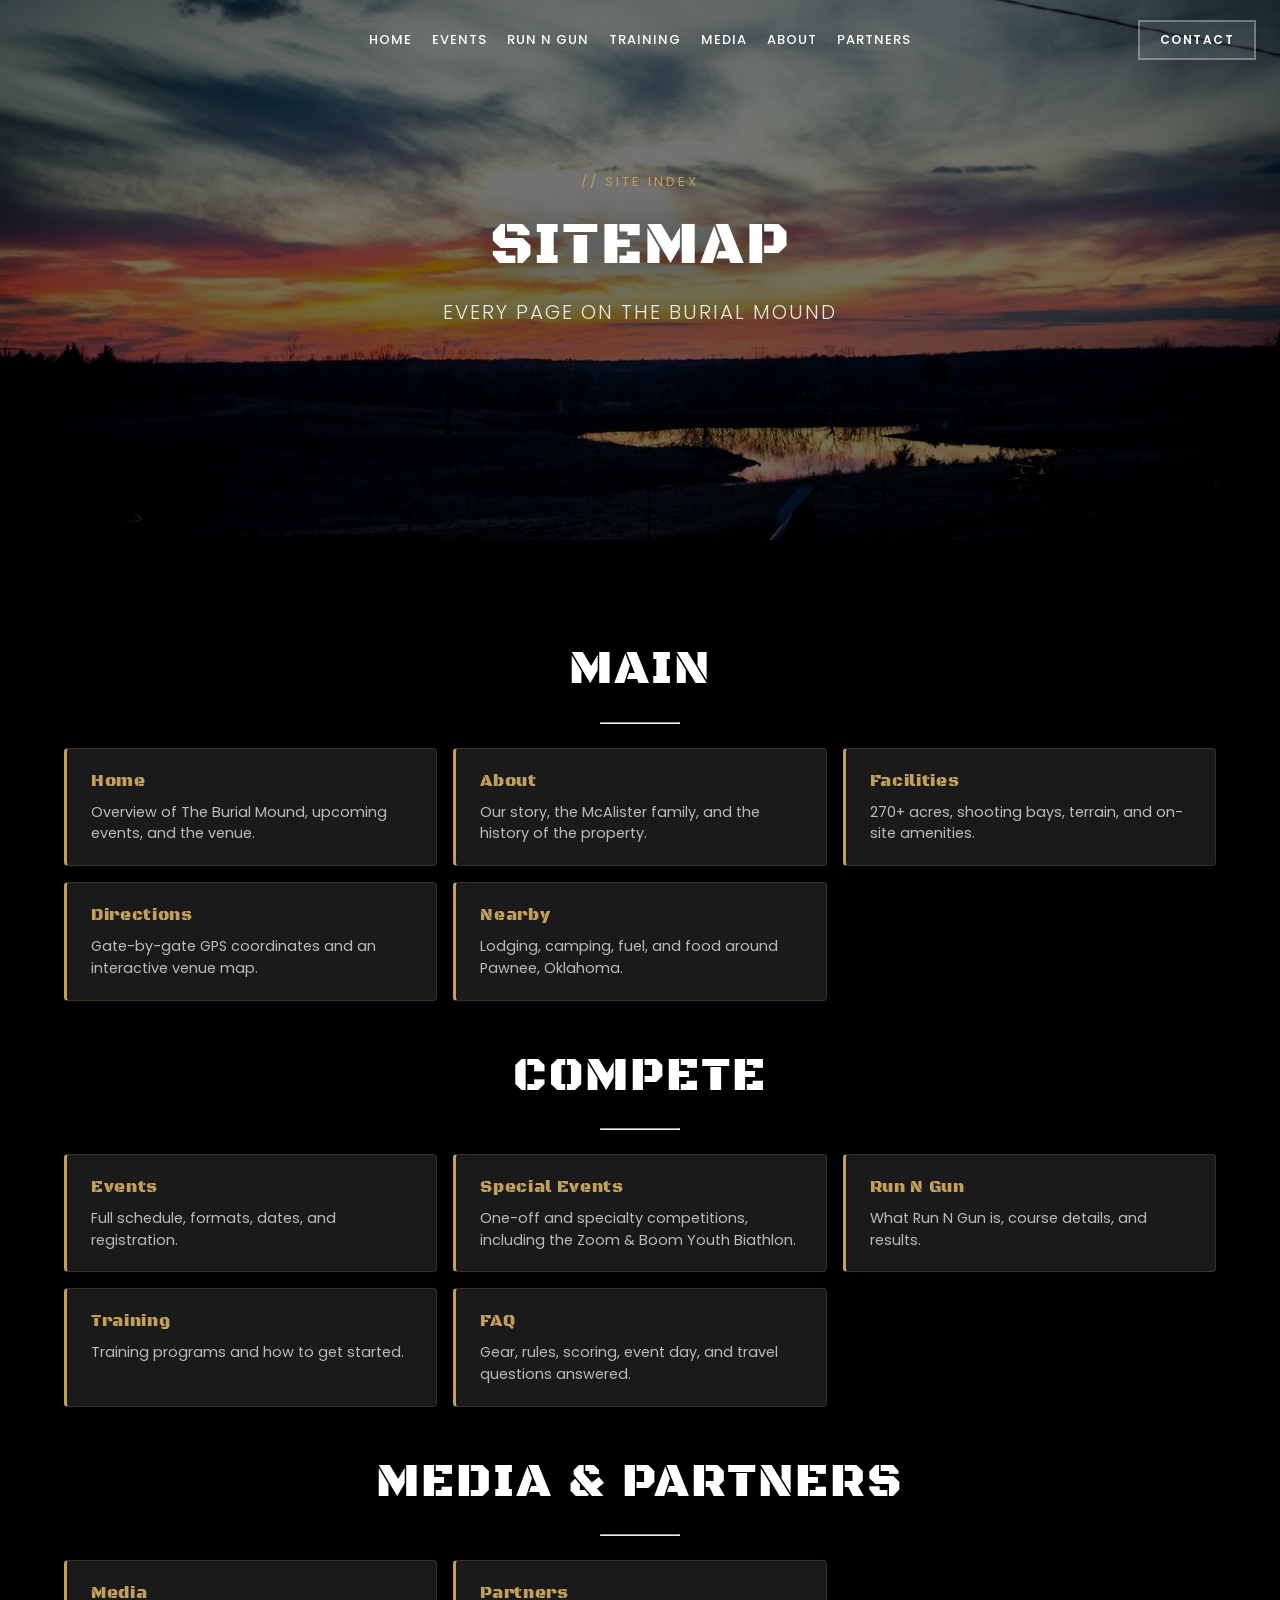
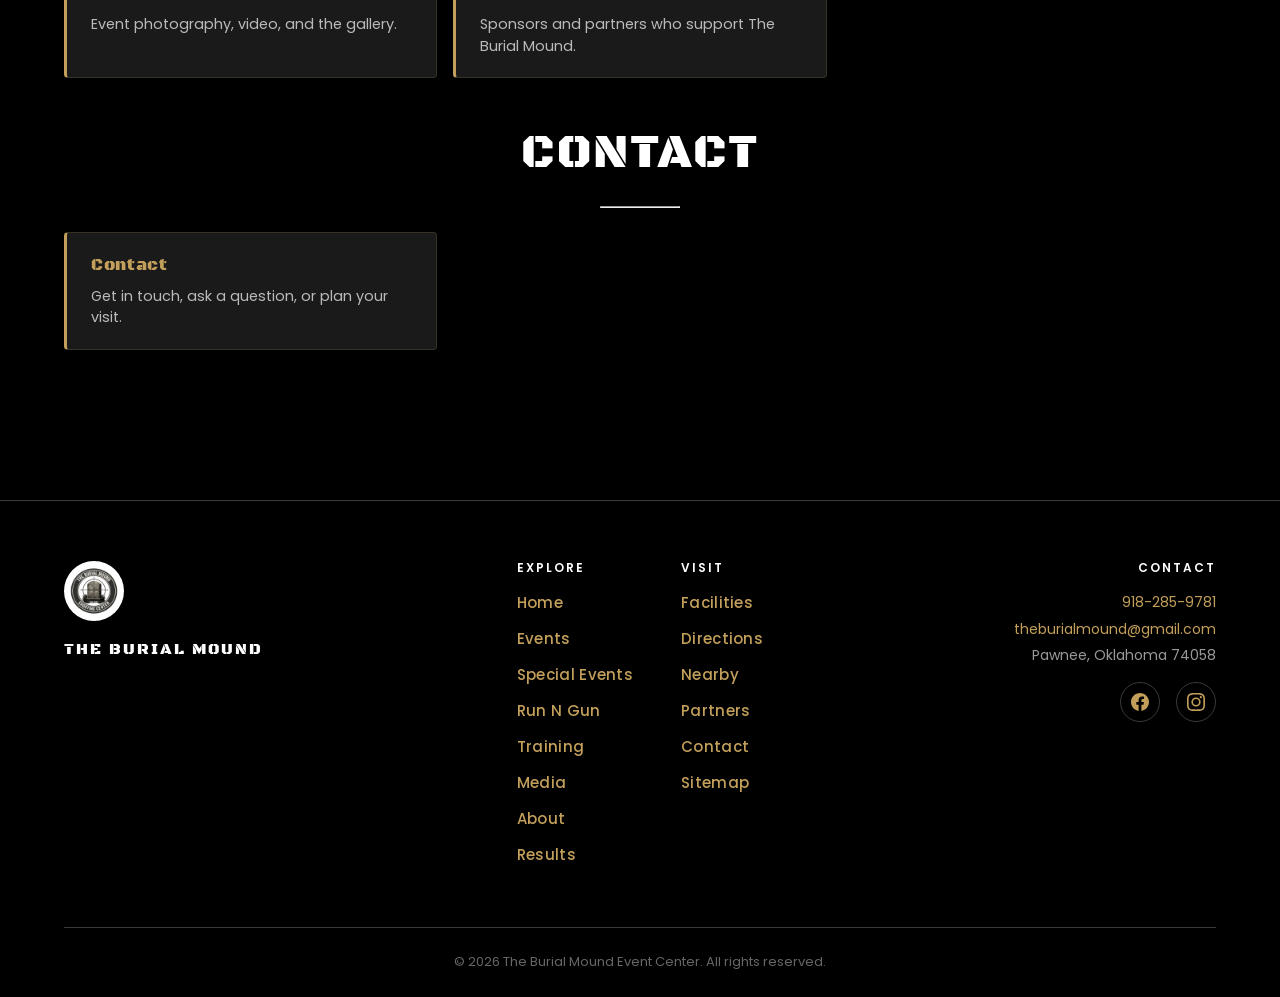
<file: sitemap.html>
<!DOCTYPE html>
<html lang="en">
<head>
  <meta charset="UTF-8">
  <meta name="viewport" content="width=device-width, initial-scale=1.0">
  <title>Sitemap — The Burial Mound Event Center</title>
  <meta name="description" content="Full site index for The Burial Mound Event Center — every page on the site, organized by section. Pawnee, Oklahoma.">
  <meta property="og:title" content="Sitemap — The Burial Mound">
  <meta property="og:description" content="A complete index of every page on The Burial Mound Event Center website.">
  <meta property="og:image" content="https://theburialmound.com/images/property-aerial.jpg">
  <meta property="og:url" content="https://theburialmound.com/sitemap">
  <meta property="og:type" content="website">
  <meta property="og:site_name" content="The Burial Mound Event Center">
  <meta name="twitter:card" content="summary_large_image">
  <meta name="twitter:title" content="Sitemap — The Burial Mound">
  <meta name="twitter:description" content="A complete index of every page on The Burial Mound Event Center website.">
  <meta name="twitter:image" content="https://theburialmound.com/images/property-aerial.jpg">
  <link rel="canonical" href="https://theburialmound.com/sitemap.html">
  <link rel="preload" as="image" href="images/property-aerial.jpg" fetchpriority="high">
  <link rel="stylesheet" href="style.css">
</head>
<body>

  <!-- ============================================================
       NAVIGATION
       ============================================================ -->
  <nav class="nav" role="navigation" aria-label="Main navigation">
    <div class="nav__inner">
      <div class="nav__links">
        <a href="index.html">Home</a>
        <a href="events.html">Events</a>
        <a href="rng.html">Run N Gun</a>
        <a href="training.html">Training</a>
        <a href="media.html">Media</a>
        <a href="about.html">About</a>
        <a href="partners.html">Partners</a>
      </div>

      <div class="nav__ctas">
        <a href="contact.html" class="btn-ghost btn-ghost--sm">Contact</a>
      </div>

      <button class="nav__hamburger" aria-label="Toggle menu" aria-expanded="false">
        <span></span>
        <span></span>
        <span></span>
      </button>
    </div>

    <!-- Mobile Menu -->
    <div class="nav__mobile-menu">
      <a href="index.html">Home</a>
      <a href="events.html">Events</a>
      <a href="rng.html">Run N Gun</a>
      <a href="training.html">Training</a>
      <a href="media.html">Media</a>
      <a href="about.html">About</a>
      <a href="partners.html">Partners</a>
      <a href="contact.html" class="btn-ghost">Contact</a>
    </div>
  </nav>

  <!-- ============================================================
       HERO
       ============================================================ -->
  <header class="hero hero--sub">
    <div class="hero__bg hero__bg--sitemap" style="background-image: url('images/property-aerial.jpg');"></div>
    <div class="hero__content">
      <p class="loc-eyebrow">// Site Index</p>
      <h1 class="hero__title">SITEMAP</h1>
      <p class="hero__subtitle">Every Page on The Burial Mound</p>
    </div>
  </header>

  <!-- ============================================================
       SITEMAP INDEX
       ============================================================ -->
  <section class="section">
    <div class="container">

      <!-- Main -->
      <h2 class="section-title reveal">MAIN</h2>
      <hr class="divider--sm reveal">
      <div class="sitemap-grid reveal">
        <a class="sitemap-link" href="index.html"><span class="sitemap-link__title">Home</span><span class="sitemap-link__desc">Overview of The Burial Mound, upcoming events, and the venue.</span></a>
        <a class="sitemap-link" href="about.html"><span class="sitemap-link__title">About</span><span class="sitemap-link__desc">Our story, the McAlister family, and the history of the property.</span></a>
        <a class="sitemap-link" href="facilities.html"><span class="sitemap-link__title">Facilities</span><span class="sitemap-link__desc">270+ acres, shooting bays, terrain, and on-site amenities.</span></a>
        <a class="sitemap-link" href="directions.html"><span class="sitemap-link__title">Directions</span><span class="sitemap-link__desc">Gate-by-gate GPS coordinates and an interactive venue map.</span></a>
        <a class="sitemap-link" href="nearby.html"><span class="sitemap-link__title">Nearby</span><span class="sitemap-link__desc">Lodging, camping, fuel, and food around Pawnee, Oklahoma.</span></a>
      </div>

      <!-- Compete -->
      <h2 class="section-title reveal">COMPETE</h2>
      <hr class="divider--sm reveal">
      <div class="sitemap-grid reveal">
        <a class="sitemap-link" href="events.html"><span class="sitemap-link__title">Events</span><span class="sitemap-link__desc">Full schedule, formats, dates, and registration.</span></a>
        <a class="sitemap-link" href="special-events.html"><span class="sitemap-link__title">Special Events</span><span class="sitemap-link__desc">One-off and specialty competitions, including the Zoom &amp; Boom Youth Biathlon.</span></a>
        <a class="sitemap-link" href="rng.html"><span class="sitemap-link__title">Run N Gun</span><span class="sitemap-link__desc">What Run N Gun is, course details, and results.</span></a>
        <a class="sitemap-link" href="training.html"><span class="sitemap-link__title">Training</span><span class="sitemap-link__desc">Training programs and how to get started.</span></a>
        <a class="sitemap-link" href="faq.html"><span class="sitemap-link__title">FAQ</span><span class="sitemap-link__desc">Gear, rules, scoring, event day, and travel questions answered.</span></a>
      </div>

      <!-- Media & Partners -->
      <h2 class="section-title reveal">MEDIA &amp; PARTNERS</h2>
      <hr class="divider--sm reveal">
      <div class="sitemap-grid reveal">
        <a class="sitemap-link" href="media.html"><span class="sitemap-link__title">Media</span><span class="sitemap-link__desc">Event photography, video, and the gallery.</span></a>
        <a class="sitemap-link" href="partners.html"><span class="sitemap-link__title">Partners</span><span class="sitemap-link__desc">Sponsors and partners who support The Burial Mound.</span></a>
      </div>

      <!-- Contact -->
      <h2 class="section-title reveal">CONTACT</h2>
      <hr class="divider--sm reveal">
      <div class="sitemap-grid reveal">
        <a class="sitemap-link" href="contact.html"><span class="sitemap-link__title">Contact</span><span class="sitemap-link__desc">Get in touch, ask a question, or plan your visit.</span></a>
      </div>

    </div>
  </section>

  <!-- ============================================================
       FOOTER
       ============================================================ -->
  <footer class="footer" role="contentinfo">
    <div class="container">
      <div class="footer__grid">

        <!-- Brand -->
        <div class="footer__brand">
          <div class="footer__logo-circle">
            <img src="images/logo.jpg" alt="The Burial Mound logo" width="52" height="52">
          </div>
          <span class="footer__brand-name">The Burial Mound</span>
        </div>

        <!-- Nav -->
        <div class="footer__nav">
          <div class="footer__nav-column">
            <h3>Explore</h3>
            <a href="index.html">Home</a>
            <a href="events.html">Events</a>
            <a href="special-events.html">Special Events</a>
            <a href="rng.html">Run N Gun</a>
            <a href="training.html">Training</a>
            <a href="media.html">Media</a>
            <a href="about.html">About</a>
            <a href="rng.html#results">Results</a>
          </div>
          <div class="footer__nav-column">
            <h3>Visit</h3>
            <a href="facilities.html">Facilities</a>
            <a href="directions.html">Directions</a>
            <a href="nearby.html">Nearby</a>
            <a href="partners.html">Partners</a>
            <a href="contact.html">Contact</a>
            <a href="sitemap.html">Sitemap</a>
          </div>
        </div>

        <!-- Contact -->
        <div class="footer__contact">
          <h3>Contact</h3>
          <p><a href="tel:9182859781">918-285-9781</a></p>
          <p><a href="mailto:theburialmound@gmail.com">theburialmound@gmail.com</a></p>
          <p>Pawnee, Oklahoma 74058</p>

          <div class="footer__socials">
            <a href="https://www.facebook.com/theburialmound/" class="footer__social-icon" target="_blank" rel="noopener noreferrer" aria-label="Facebook">
              <svg viewBox="0 0 24 24" xmlns="http://www.w3.org/2000/svg"><path d="M24 12.073c0-6.627-5.373-12-12-12s-12 5.373-12 12c0 5.99 4.388 10.954 10.125 11.854v-8.385H7.078v-3.47h3.047V9.43c0-3.007 1.792-4.669 4.533-4.669 1.312 0 2.686.235 2.686.235v2.953H15.83c-1.491 0-1.956.925-1.956 1.874v2.25h3.328l-.532 3.47h-2.796v8.385C19.612 23.027 24 18.062 24 12.073z"/></svg>
            </a>
            <a href="https://www.instagram.com/theburialmound2022/" class="footer__social-icon" target="_blank" rel="noopener noreferrer" aria-label="Instagram">
              <svg viewBox="0 0 24 24" xmlns="http://www.w3.org/2000/svg"><path d="M12 2.163c3.204 0 3.584.012 4.85.07 3.252.148 4.771 1.691 4.919 4.919.058 1.265.069 1.645.069 4.849 0 3.205-.012 3.584-.069 4.849-.149 3.225-1.664 4.771-4.919 4.919-1.266.058-1.644.07-4.85.07-3.204 0-3.584-.012-4.849-.07-3.26-.149-4.771-1.699-4.919-4.92-.058-1.265-.07-1.644-.07-4.849 0-3.204.013-3.583.07-4.849.149-3.227 1.664-4.771 4.919-4.919 1.266-.057 1.645-.069 4.849-.069zM12 0C8.741 0 8.333.014 7.053.072 2.695.272.273 2.69.073 7.052.014 8.333 0 8.741 0 12c0 3.259.014 3.668.072 4.948.2 4.358 2.618 6.78 6.98 6.98C8.333 23.986 8.741 24 12 24c3.259 0 3.668-.014 4.948-.072 4.354-.2 6.782-2.618 6.979-6.98.059-1.28.073-1.689.073-4.948 0-3.259-.014-3.667-.072-4.947-.196-4.354-2.617-6.78-6.979-6.98C15.668.014 15.259 0 12 0zm0 5.838a6.162 6.162 0 100 12.324 6.162 6.162 0 000-12.324zM12 16a4 4 0 110-8 4 4 0 010 8zm6.406-11.845a1.44 1.44 0 100 2.881 1.44 1.44 0 000-2.881z"/></svg>
            </a>
          </div>
        </div>

      </div>

      <div class="footer__bottom">
        <p class="footer__copyright">&copy; 2026 The Burial Mound Event Center. All rights reserved.</p>
      </div>
    </div>
  </footer>

  <script src="main.js"></script>
</body>
</html>
</file>
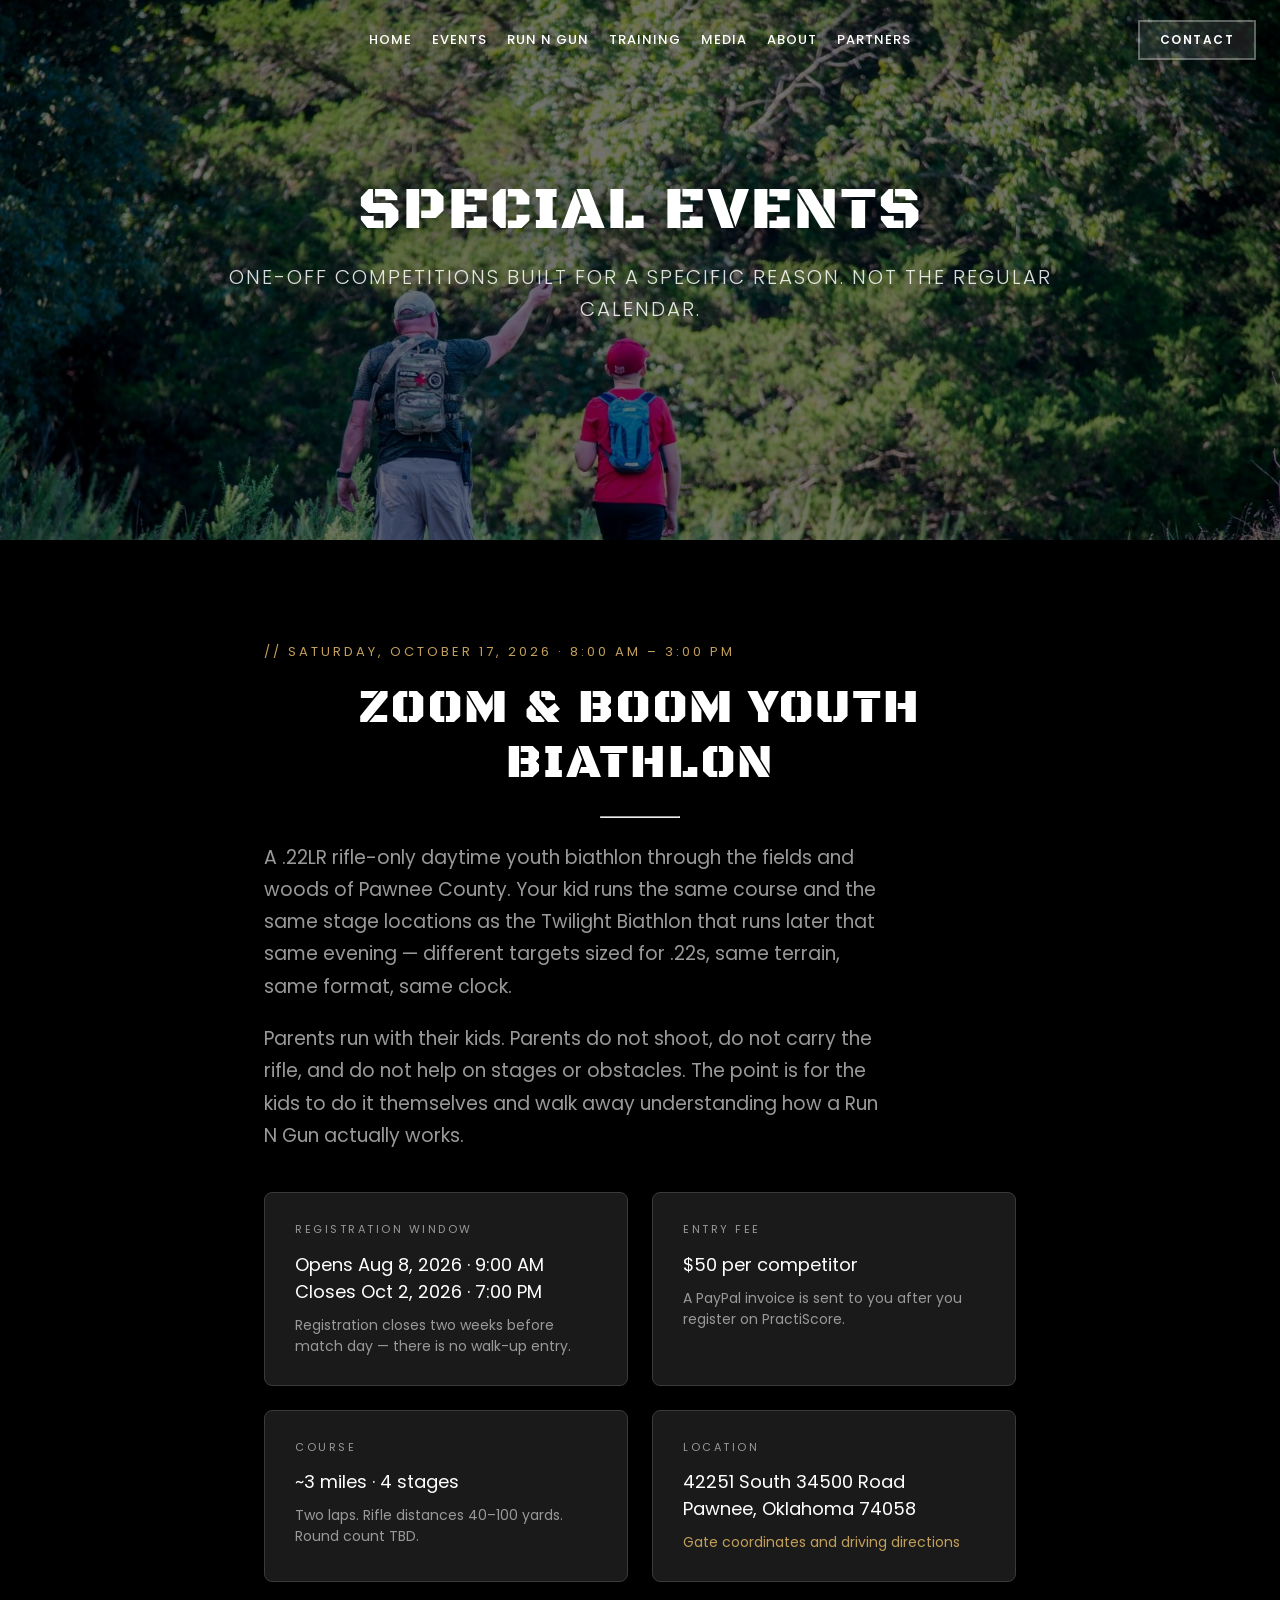
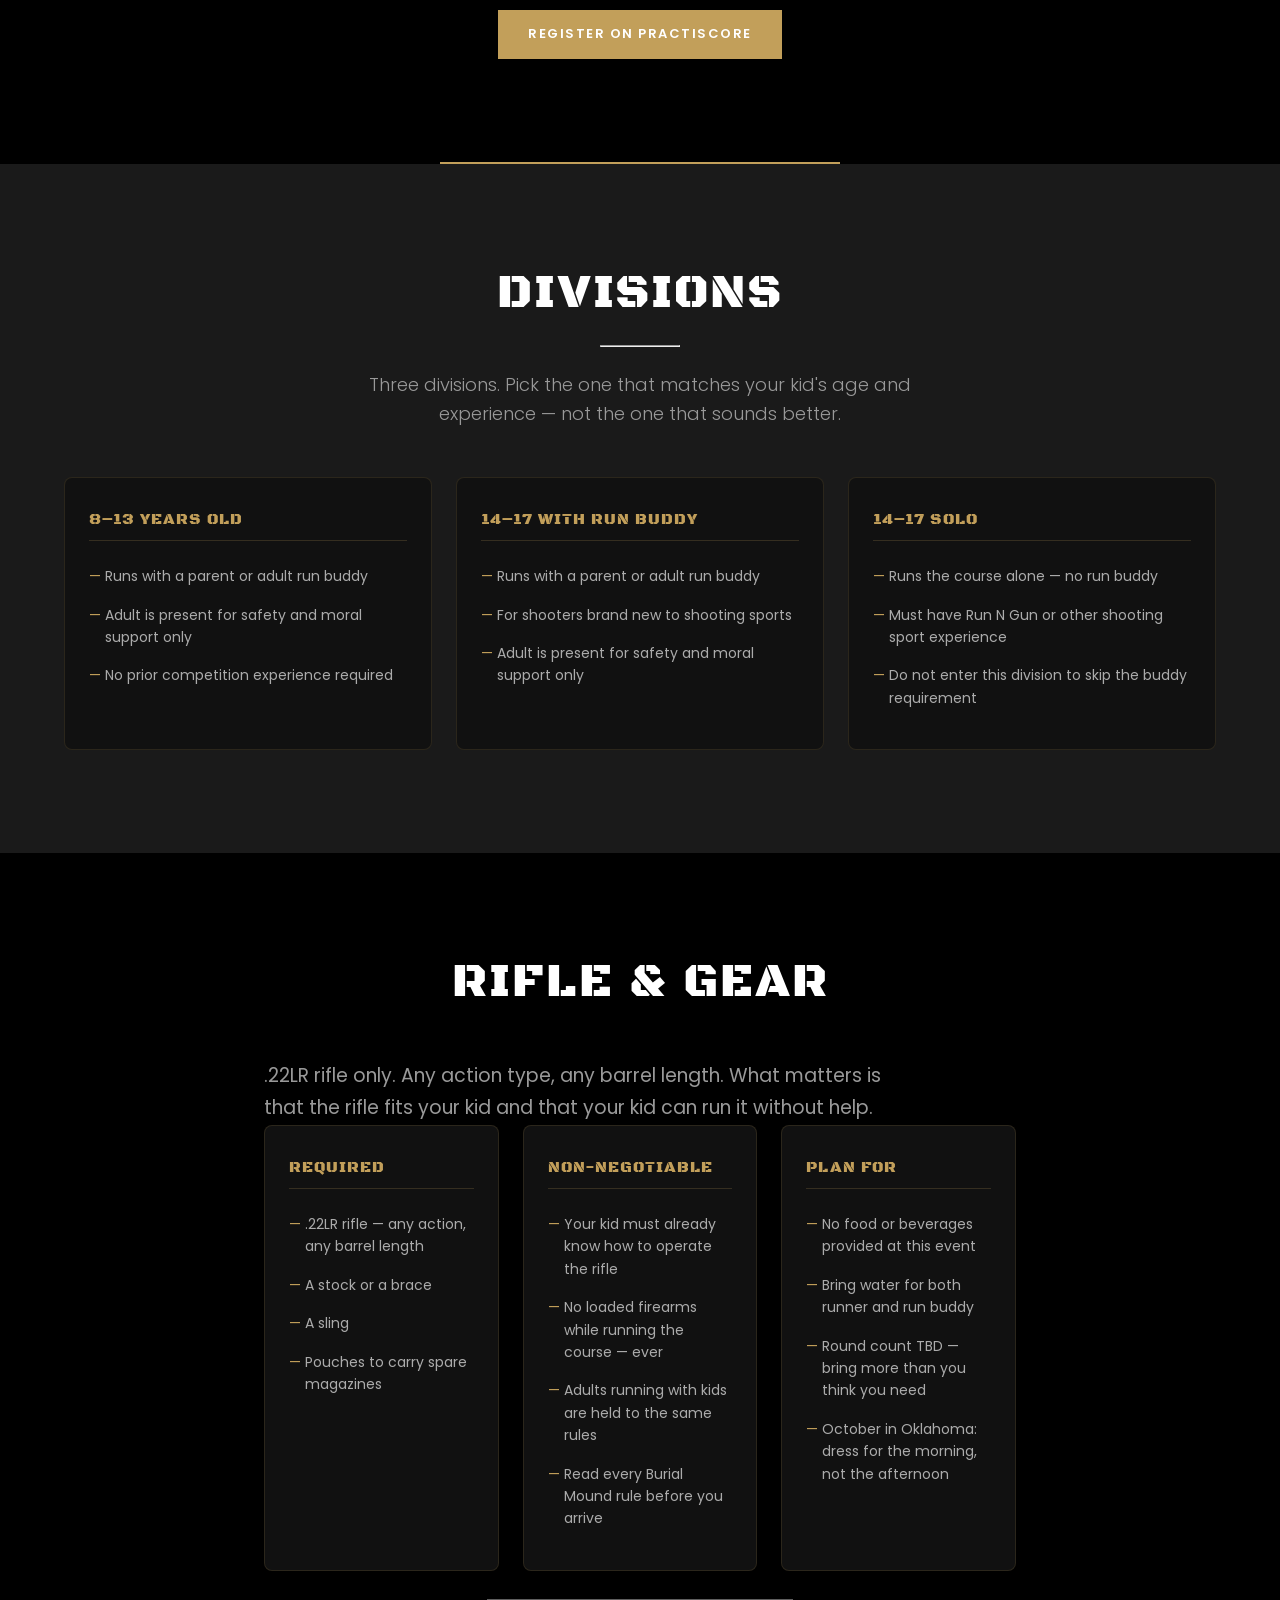
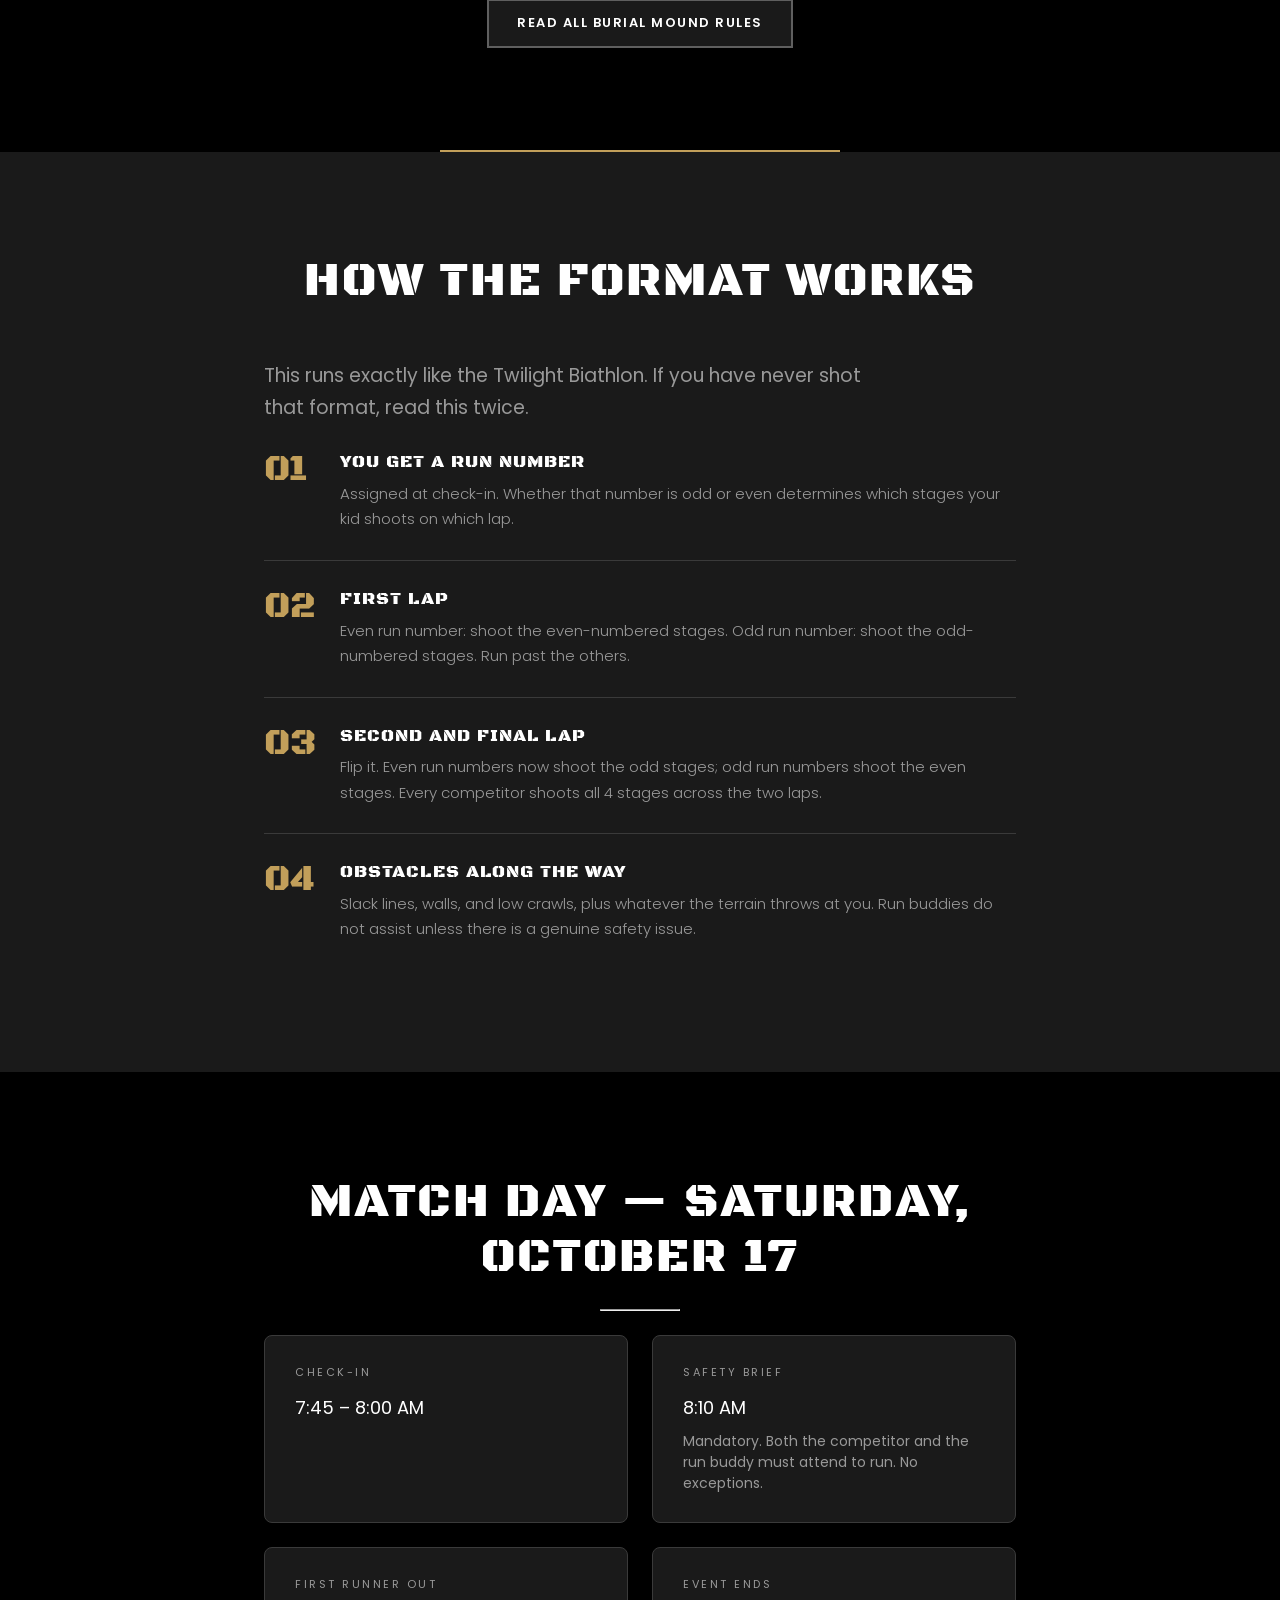
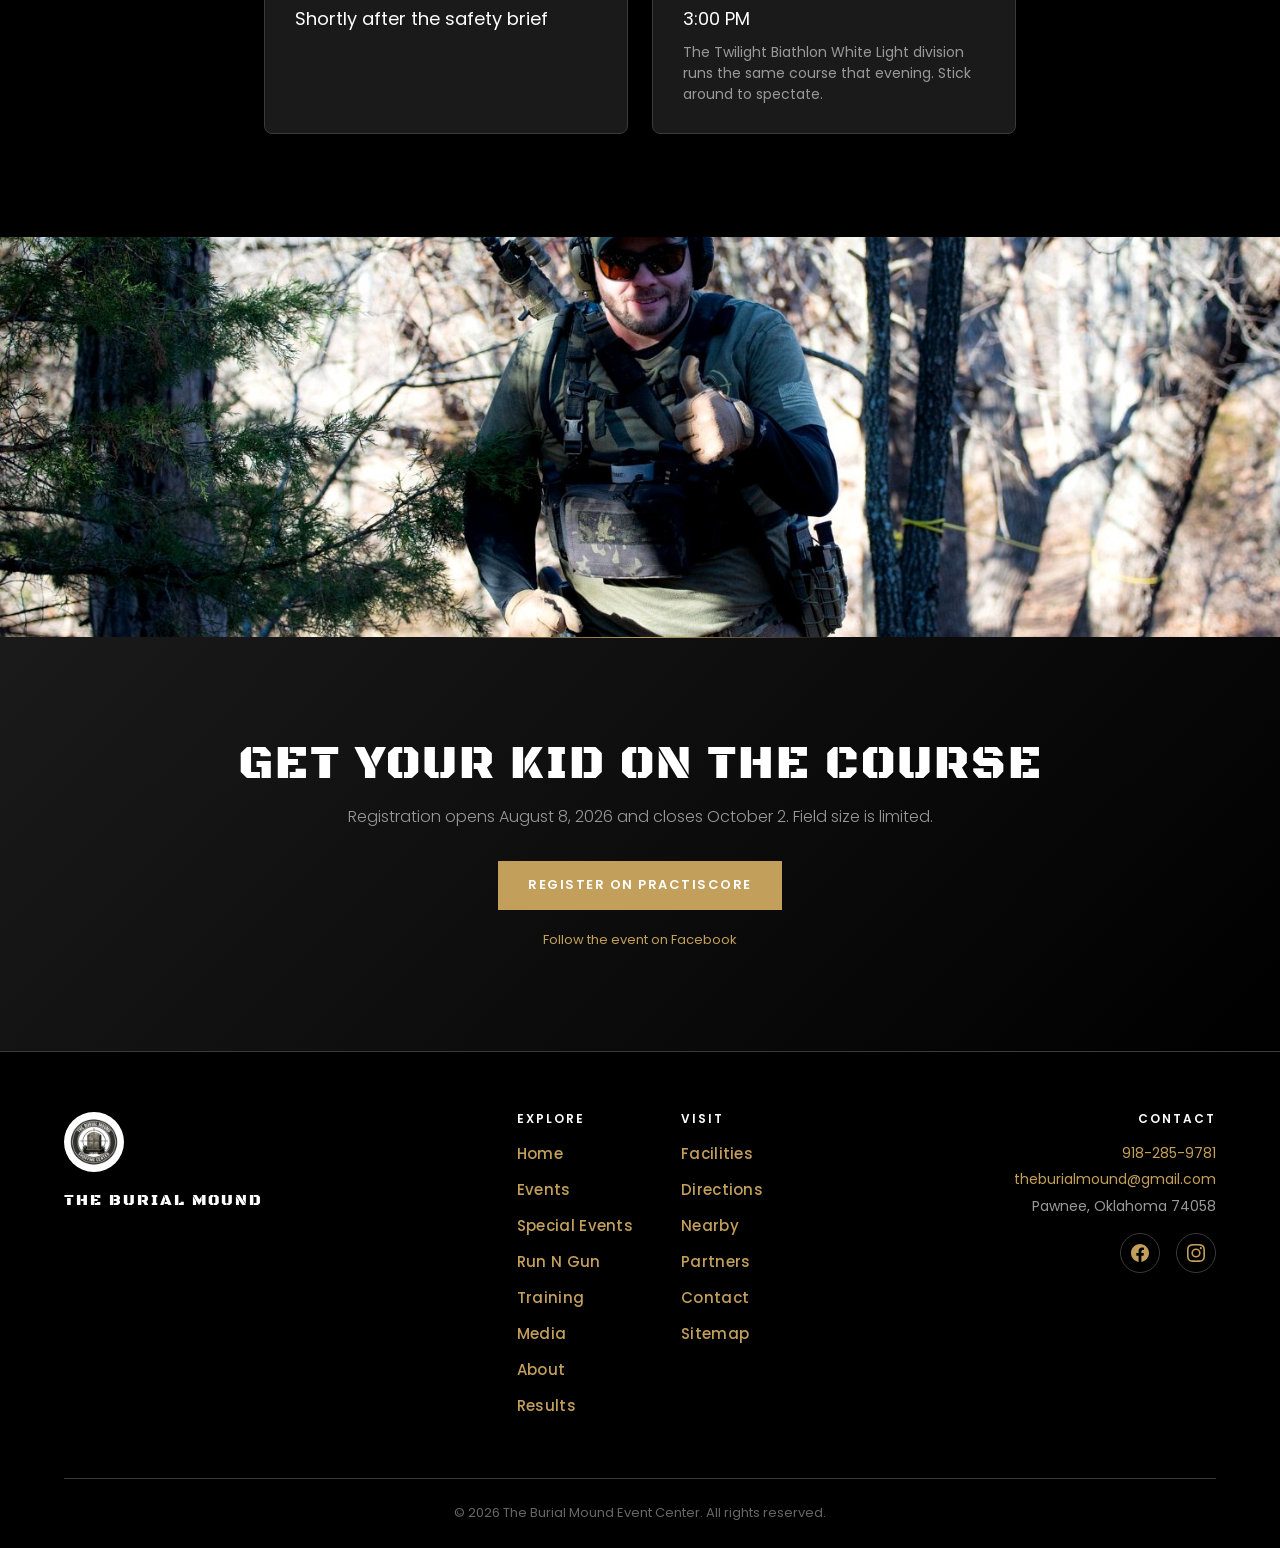
<file: special-events.html>
<!DOCTYPE html>
<html lang="en">
<head>
  <meta charset="UTF-8">
  <meta name="viewport" content="width=device-width, initial-scale=1.0">
  <title>Special Events — The Burial Mound Event Center</title>
  <meta name="description" content="One-off and specialty competitions at The Burial Mound in Pawnee, Oklahoma — including the Zoom &amp; Boom Youth Biathlon, a .22LR rifle biathlon for shooters ages 8 to 17.">
  <meta property="og:title" content="Special Events — The Burial Mound">
  <meta property="og:description" content="Specialty competitions at The Burial Mound, including the Zoom &amp; Boom Youth Biathlon — a .22LR youth biathlon on the Twilight course, October 17, 2026.">
  <meta property="og:image" content="https://theburialmound.com/images/family-group.jpg">
  <meta property="og:url" content="https://theburialmound.com/special-events">
  <meta property="og:type" content="website">
  <meta property="og:site_name" content="The Burial Mound Event Center">
  <meta name="twitter:card" content="summary_large_image">
  <meta name="twitter:title" content="Special Events — The Burial Mound">
  <meta name="twitter:description" content="Specialty competitions at The Burial Mound, including the Zoom &amp; Boom Youth Biathlon — a .22LR youth biathlon on the Twilight course, October 17, 2026.">
  <meta name="twitter:image" content="https://theburialmound.com/images/family-group.jpg">
  <link rel="canonical" href="https://theburialmound.com/special-events.html">
  <link rel="preload" as="image" href="images/family-group.jpg" fetchpriority="high">
  <link rel="stylesheet" href="style.css">
  <script type="application/ld+json">
{
  "@context": "https://schema.org",
  "@type": "Event",
  "name": "Zoom & Boom Youth Biathlon",
  "startDate": "2026-10-17T08:00:00-05:00",
  "endDate": "2026-10-17T15:00:00-05:00",
  "eventAttendanceMode": "https://schema.org/OfflineEventAttendanceMode",
  "eventStatus": "https://schema.org/EventScheduled",
  "location": {
    "@type": "Place",
    "name": "The Burial Mound Event Center",
    "address": {
      "@type": "PostalAddress",
      "streetAddress": "42251 South 34500 Road",
      "addressLocality": "Pawnee",
      "addressRegion": "OK",
      "postalCode": "74058",
      "addressCountry": "US"
    }
  },
  "organizer": {
    "@type": "Organization",
    "name": "The Burial Mound Event Center",
    "url": "https://theburialmound.com/"
  },
  "description": "A .22LR rifle-only daytime youth biathlon through the fields and woods of Pawnee County, Oklahoma. Approximately 3 miles and 4 shooting stages on the same course and stage locations as the Twilight Biathlon. Three divisions for ages 8-17. Rifle distances 40-100 yards.",
  "typicalAgeRange": "8-17",
  "image": [
    "https://theburialmound.com/images/family-group.jpg"
  ],
  "offers": {
    "@type": "Offer",
    "url": "https://practiscore.com/kids-22-rng/register",
    "price": "50",
    "priceCurrency": "USD",
    "availability": "https://schema.org/InStock",
    "validFrom": "2026-08-08T09:00:00-05:00",
    "validThrough": "2026-10-02T19:00:00-05:00",
    "category": "Registration"
  }
}
  </script>
</head>
<body>

  <!-- ============================================================
       NAVIGATION
       ============================================================ -->
  <nav class="nav" role="navigation" aria-label="Main navigation">
    <div class="nav__inner">
      <div class="nav__links">
        <a href="index.html">Home</a>
        <a href="events.html">Events</a>
        <a href="rng.html">Run N Gun</a>
        <a href="training.html">Training</a>
        <a href="media.html">Media</a>
        <a href="about.html">About</a>
        <a href="partners.html">Partners</a>
      </div>

      <div class="nav__ctas">
        <a href="contact.html" class="btn-ghost btn-ghost--sm">Contact</a>
      </div>

      <button class="nav__hamburger" aria-label="Toggle menu" aria-expanded="false">
        <span></span>
        <span></span>
        <span></span>
      </button>
    </div>

    <!-- Mobile Menu -->
    <div class="nav__mobile-menu">
      <a href="index.html">Home</a>
      <a href="events.html">Events</a>
      <a href="rng.html">Run N Gun</a>
      <a href="training.html">Training</a>
      <a href="media.html">Media</a>
      <a href="about.html">About</a>
      <a href="partners.html">Partners</a>
      <a href="contact.html" class="btn-ghost">Contact</a>
    </div>
  </nav>

  <!-- ============================================================
       HERO
       ============================================================ -->
  <header class="hero hero--sub">
      <div class="hero__bg" style="background-image: url('images/family-group.jpg');"></div>
    <div class="hero__content">
      <h1 class="hero__title">SPECIAL EVENTS</h1>
      <p class="hero__subtitle">One-off competitions built for a specific reason. Not the regular calendar.</p>
    </div>
  </header>

  <!-- ============================================================
       ZOOM & BOOM — INTRO
       ============================================================ -->
  <section class="section" id="zoom-and-boom">
    <div class="container container--narrow">
      <p class="loc-eyebrow reveal">// Saturday, October 17, 2026 &middot; 8:00 AM &ndash; 3:00 PM</p>
      <h2 class="section-title reveal">ZOOM &amp; BOOM YOUTH BIATHLON</h2>
      <hr class="divider--sm reveal">
      <p class="loc-lede reveal">A .22LR rifle-only daytime youth biathlon through the fields and woods of Pawnee County. Your kid runs the same course and the same stage locations as the Twilight Biathlon that runs later that same evening &mdash; different targets sized for .22s, same terrain, same format, same clock.</p>
      <p class="loc-lede reveal" style="margin-top: 20px;">Parents run with their kids. Parents do not shoot, do not carry the rifle, and do not help on stages or obstacles. The point is for the kids to do it themselves and walk away understanding how a Run N Gun actually works.</p>

      <div class="loc-info reveal" style="margin-top: 40px;">
        <div class="loc-info__card">
          <div class="loc-info__label">Registration Window</div>
          <div class="loc-info__value">Opens Aug 8, 2026 &middot; 9:00 AM<br>Closes Oct 2, 2026 &middot; 7:00 PM</div>
          <p class="loc-info__note">Registration closes two weeks before match day &mdash; there is no walk-up entry.</p>
        </div>
        <div class="loc-info__card">
          <div class="loc-info__label">Entry Fee</div>
          <div class="loc-info__value">$50 per competitor</div>
          <p class="loc-info__note">A PayPal invoice is sent to you after you register on PractiScore.</p>
        </div>
        <div class="loc-info__card">
          <div class="loc-info__label">Course</div>
          <div class="loc-info__value">~3 miles &middot; 4 stages</div>
          <p class="loc-info__note">Two laps. Rifle distances 40&ndash;100 yards. Round count TBD.</p>
        </div>
        <div class="loc-info__card">
          <div class="loc-info__label">Location</div>
          <div class="loc-info__value">42251 South 34500 Road<br>Pawnee, Oklahoma 74058</div>
          <p class="loc-info__note"><a href="directions.html">Gate coordinates and driving directions</a></p>
        </div>
      </div>

      <div class="results-cta reveal">
        <a href="https://practiscore.com/kids-22-rng/register" class="btn-gold" target="_blank" rel="noopener noreferrer">Register on PractiScore</a>
      </div>
    </div>
  </section>

  <hr class="divider">

  <!-- ============================================================
       DIVISIONS
       ============================================================ -->
  <section class="section" style="background: var(--gray-100);">
    <div class="container">
      <h2 class="section-title reveal">DIVISIONS</h2>
      <hr class="divider--sm reveal">
      <p class="section-subtitle reveal">Three divisions. Pick the one that matches your kid's age and experience &mdash; not the one that sounds better.</p>

      <div class="rules-grid">
        <div class="rules-block reveal">
          <h3 class="rules-block__title">8&ndash;13 Years Old</h3>
          <ul>
            <li>Runs with a parent or adult run buddy</li>
            <li>Adult is present for safety and moral support only</li>
            <li>No prior competition experience required</li>
          </ul>
        </div>
        <div class="rules-block reveal reveal--delay-1">
          <h3 class="rules-block__title">14&ndash;17 With Run Buddy</h3>
          <ul>
            <li>Runs with a parent or adult run buddy</li>
            <li>For shooters brand new to shooting sports</li>
            <li>Adult is present for safety and moral support only</li>
          </ul>
        </div>
        <div class="rules-block reveal reveal--delay-2">
          <h3 class="rules-block__title">14&ndash;17 Solo</h3>
          <ul>
            <li>Runs the course alone &mdash; no run buddy</li>
            <li>Must have Run N Gun or other shooting sport experience</li>
            <li>Do not enter this division to skip the buddy requirement</li>
          </ul>
        </div>
      </div>
    </div>
  </section>

  <!-- ============================================================
       RIFLE & GEAR
       ============================================================ -->
  <section class="section">
    <div class="container container--narrow">
      <h2 class="section-title reveal">RIFLE &amp; GEAR</h2>
      <hr class="divider--sm reveal">
      <p class="loc-lede reveal" style="margin-top: 20px;">.22LR rifle only. Any action type, any barrel length. What matters is that the rifle fits your kid and that your kid can run it without help.</p>

      <div class="rules-grid">
        <div class="rules-block reveal">
          <h3 class="rules-block__title">Required</h3>
          <ul>
            <li>.22LR rifle &mdash; any action, any barrel length</li>
            <li>A stock or a brace</li>
            <li>A sling</li>
            <li>Pouches to carry spare magazines</li>
          </ul>
        </div>
        <div class="rules-block reveal reveal--delay-1">
          <h3 class="rules-block__title">Non-Negotiable</h3>
          <ul>
            <li>Your kid must already know how to operate the rifle</li>
            <li>No loaded firearms while running the course &mdash; ever</li>
            <li>Adults running with kids are held to the same rules</li>
            <li>Read every Burial Mound rule before you arrive</li>
          </ul>
        </div>
        <div class="rules-block reveal reveal--delay-2">
          <h3 class="rules-block__title">Plan For</h3>
          <ul>
            <li>No food or beverages provided at this event</li>
            <li>Bring water for both runner and run buddy</li>
            <li>Round count TBD &mdash; bring more than you think you need</li>
            <li>October in Oklahoma: dress for the morning, not the afternoon</li>
          </ul>
        </div>
      </div>

      <div class="results-cta reveal">
        <a href="rng.html" class="btn-ghost">Read All Burial Mound Rules</a>
      </div>
    </div>
  </section>

  <hr class="divider">

  <!-- ============================================================
       FORMAT
       ============================================================ -->
  <section class="section" style="background: var(--gray-100);">
    <div class="container container--narrow">
      <h2 class="section-title reveal">HOW THE FORMAT WORKS</h2>
      <hr class="divider--sm reveal">
      <p class="loc-lede reveal" style="margin-top: 20px;">This runs exactly like the Twilight Biathlon. If you have never shot that format, read this twice.</p>

      <div class="expect-timeline">
        <div class="expect-step reveal">
          <span class="expect-step__number">01</span>
          <div class="expect-step__content">
            <h3 class="expect-step__title">You Get a Run Number</h3>
            <p class="expect-step__text">Assigned at check-in. Whether that number is odd or even determines which stages your kid shoots on which lap.</p>
          </div>
        </div>
        <div class="expect-step reveal reveal--delay-1">
          <span class="expect-step__number">02</span>
          <div class="expect-step__content">
            <h3 class="expect-step__title">First Lap</h3>
            <p class="expect-step__text">Even run number: shoot the even-numbered stages. Odd run number: shoot the odd-numbered stages. Run past the others.</p>
          </div>
        </div>
        <div class="expect-step reveal reveal--delay-2">
          <span class="expect-step__number">03</span>
          <div class="expect-step__content">
            <h3 class="expect-step__title">Second and Final Lap</h3>
            <p class="expect-step__text">Flip it. Even run numbers now shoot the odd stages; odd run numbers shoot the even stages. Every competitor shoots all 4 stages across the two laps.</p>
          </div>
        </div>
        <div class="expect-step reveal reveal--delay-3">
          <span class="expect-step__number">04</span>
          <div class="expect-step__content">
            <h3 class="expect-step__title">Obstacles Along the Way</h3>
            <p class="expect-step__text">Slack lines, walls, and low crawls, plus whatever the terrain throws at you. Run buddies do not assist unless there is a genuine safety issue.</p>
          </div>
        </div>
      </div>
    </div>
  </section>

  <!-- ============================================================
       MATCH DAY SCHEDULE
       ============================================================ -->
  <section class="section">
    <div class="container container--narrow">
      <h2 class="section-title reveal">MATCH DAY &mdash; SATURDAY, OCTOBER 17</h2>
      <hr class="divider--sm reveal">

      <div class="loc-info reveal">
        <div class="loc-info__card">
          <div class="loc-info__label">Check-In</div>
          <div class="loc-info__value">7:45 &ndash; 8:00 AM</div>
        </div>
        <div class="loc-info__card">
          <div class="loc-info__label">Safety Brief</div>
          <div class="loc-info__value">8:10 AM</div>
          <p class="loc-info__note">Mandatory. Both the competitor and the run buddy must attend to run. No exceptions.</p>
        </div>
        <div class="loc-info__card">
          <div class="loc-info__label">First Runner Out</div>
          <div class="loc-info__value">Shortly after the safety brief</div>
        </div>
        <div class="loc-info__card">
          <div class="loc-info__label">Event Ends</div>
          <div class="loc-info__value">3:00 PM</div>
          <p class="loc-info__note">The Twilight Biathlon White Light division runs the same course that evening. Stick around to spectate.</p>
        </div>
      </div>
    </div>
  </section>

  <!-- ============================================================
       PHOTO BREAK
       ============================================================ -->
  <section class="photo-break">
    <img src="images/woods-course.jpg" alt="Wooded course terrain at The Burial Mound in Pawnee, Oklahoma" loading="lazy" width="1490" height="1080">
  </section>

  <!-- ============================================================
       CTA BANNER
       ============================================================ -->
  <section class="cta-banner">
    <div class="container">
      <h2 class="cta-banner__title reveal">GET YOUR KID ON THE COURSE</h2>
      <p class="cta-banner__text reveal">Registration opens August 8, 2026 and closes October 2. Field size is limited.</p>
      <a href="https://practiscore.com/kids-22-rng/register" class="btn-gold reveal" target="_blank" rel="noopener noreferrer">Register on PractiScore</a>
      <p class="results-cta__note reveal" style="margin-top: 20px;"><a href="https://facebook.com/events/s/zoom-boom-youth-biathlon/1400789115241282/" target="_blank" rel="noopener noreferrer">Follow the event on Facebook</a></p>
    </div>
  </section>

  <!-- ============================================================
       FOOTER
       ============================================================ -->
  <footer class="footer" role="contentinfo">
    <div class="container">
      <div class="footer__grid">

        <!-- Brand -->
        <div class="footer__brand">
          <div class="footer__logo-circle">
            <img src="images/logo.jpg" alt="The Burial Mound logo" width="52" height="52">
          </div>
          <span class="footer__brand-name">The Burial Mound</span>
        </div>

        <!-- Nav -->
        <div class="footer__nav">
          <div class="footer__nav-column">
            <h3>Explore</h3>
            <a href="index.html">Home</a>
            <a href="events.html">Events</a>
            <a href="special-events.html">Special Events</a>
            <a href="rng.html">Run N Gun</a>
            <a href="training.html">Training</a>
            <a href="media.html">Media</a>
            <a href="about.html">About</a>
            <a href="rng.html#results">Results</a>
          </div>
          <div class="footer__nav-column">
            <h3>Visit</h3>
            <a href="facilities.html">Facilities</a>
            <a href="directions.html">Directions</a>
            <a href="nearby.html">Nearby</a>
            <a href="partners.html">Partners</a>
            <a href="contact.html">Contact</a>
            <a href="sitemap.html">Sitemap</a>
          </div>
        </div>

        <!-- Contact -->
        <div class="footer__contact">
          <h3>Contact</h3>
          <p><a href="tel:9182859781">918-285-9781</a></p>
          <p><a href="mailto:theburialmound@gmail.com">theburialmound@gmail.com</a></p>
          <p>Pawnee, Oklahoma 74058</p>

          <div class="footer__socials">
            <!-- Facebook -->
            <a href="https://www.facebook.com/theburialmound/" class="footer__social-icon" target="_blank" rel="noopener noreferrer" aria-label="Facebook">
              <svg viewBox="0 0 24 24" xmlns="http://www.w3.org/2000/svg"><path d="M24 12.073c0-6.627-5.373-12-12-12s-12 5.373-12 12c0 5.99 4.388 10.954 10.125 11.854v-8.385H7.078v-3.47h3.047V9.43c0-3.007 1.792-4.669 4.533-4.669 1.312 0 2.686.235 2.686.235v2.953H15.83c-1.491 0-1.956.925-1.956 1.874v2.25h3.328l-.532 3.47h-2.796v8.385C19.612 23.027 24 18.062 24 12.073z"/></svg>
            </a>
            <!-- Instagram -->
            <a href="https://www.instagram.com/theburialmound2022/" class="footer__social-icon" target="_blank" rel="noopener noreferrer" aria-label="Instagram">
              <svg viewBox="0 0 24 24" xmlns="http://www.w3.org/2000/svg"><path d="M12 2.163c3.204 0 3.584.012 4.85.07 3.252.148 4.771 1.691 4.919 4.919.058 1.265.069 1.645.069 4.849 0 3.205-.012 3.584-.069 4.849-.149 3.225-1.664 4.771-4.919 4.919-1.266.058-1.644.07-4.85.07-3.204 0-3.584-.012-4.849-.07-3.26-.149-4.771-1.699-4.919-4.92-.058-1.265-.07-1.644-.07-4.849 0-3.204.013-3.583.07-4.849.149-3.227 1.664-4.771 4.919-4.919 1.266-.057 1.645-.069 4.849-.069zM12 0C8.741 0 8.333.014 7.053.072 2.695.272.273 2.69.073 7.052.014 8.333 0 8.741 0 12c0 3.259.014 3.668.072 4.948.2 4.358 2.618 6.78 6.98 6.98C8.333 23.986 8.741 24 12 24c3.259 0 3.668-.014 4.948-.072 4.354-.2 6.782-2.618 6.979-6.98.059-1.28.073-1.689.073-4.948 0-3.259-.014-3.667-.072-4.947-.196-4.354-2.617-6.78-6.979-6.98C15.668.014 15.259 0 12 0zm0 5.838a6.162 6.162 0 100 12.324 6.162 6.162 0 000-12.324zM12 16a4 4 0 110-8 4 4 0 010 8zm6.406-11.845a1.44 1.44 0 100 2.881 1.44 1.44 0 000-2.881z"/></svg>
            </a>
            <!-- YouTube -->
          </div>
        </div>

      </div>

      <div class="footer__bottom">
        <p class="footer__copyright">&copy; 2026 The Burial Mound Event Center. All rights reserved.</p>
      </div>
    </div>
  </footer>

  <script src="main.js"></script>
</body>
</html>
</file>
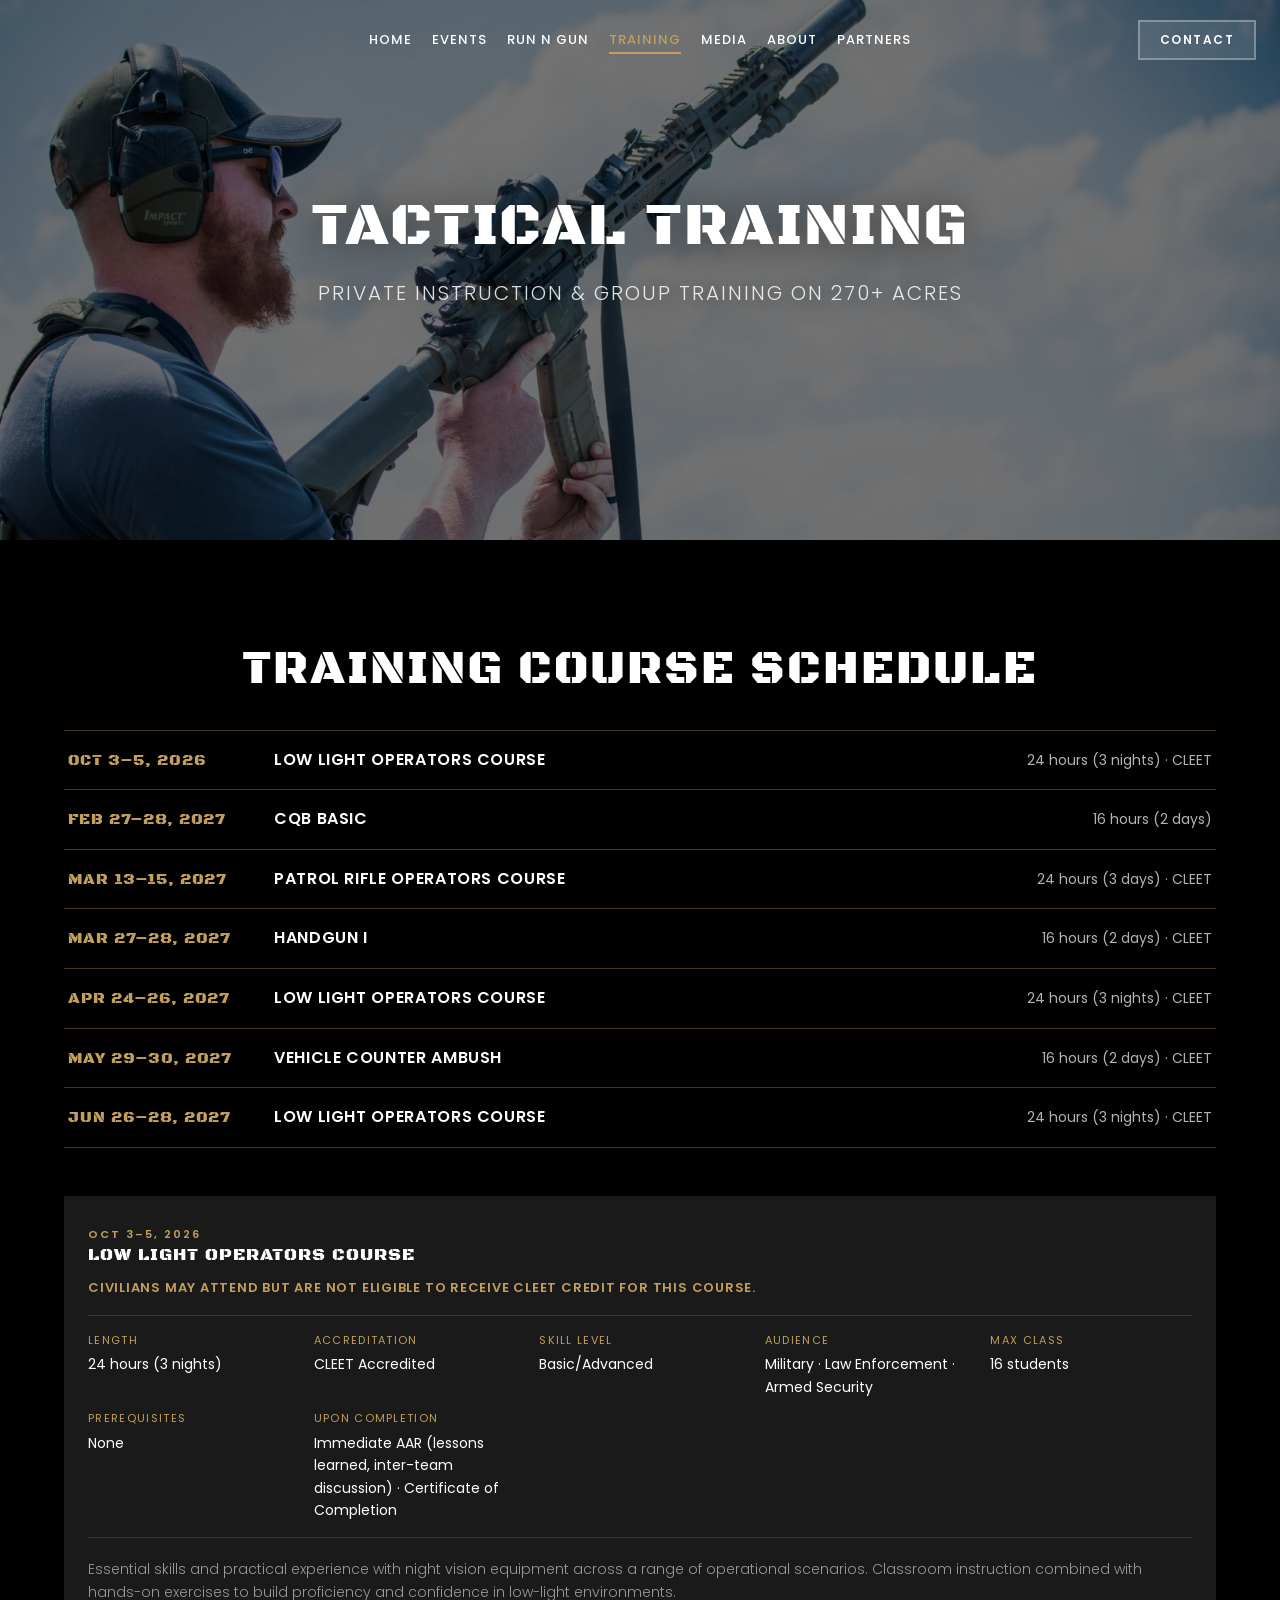
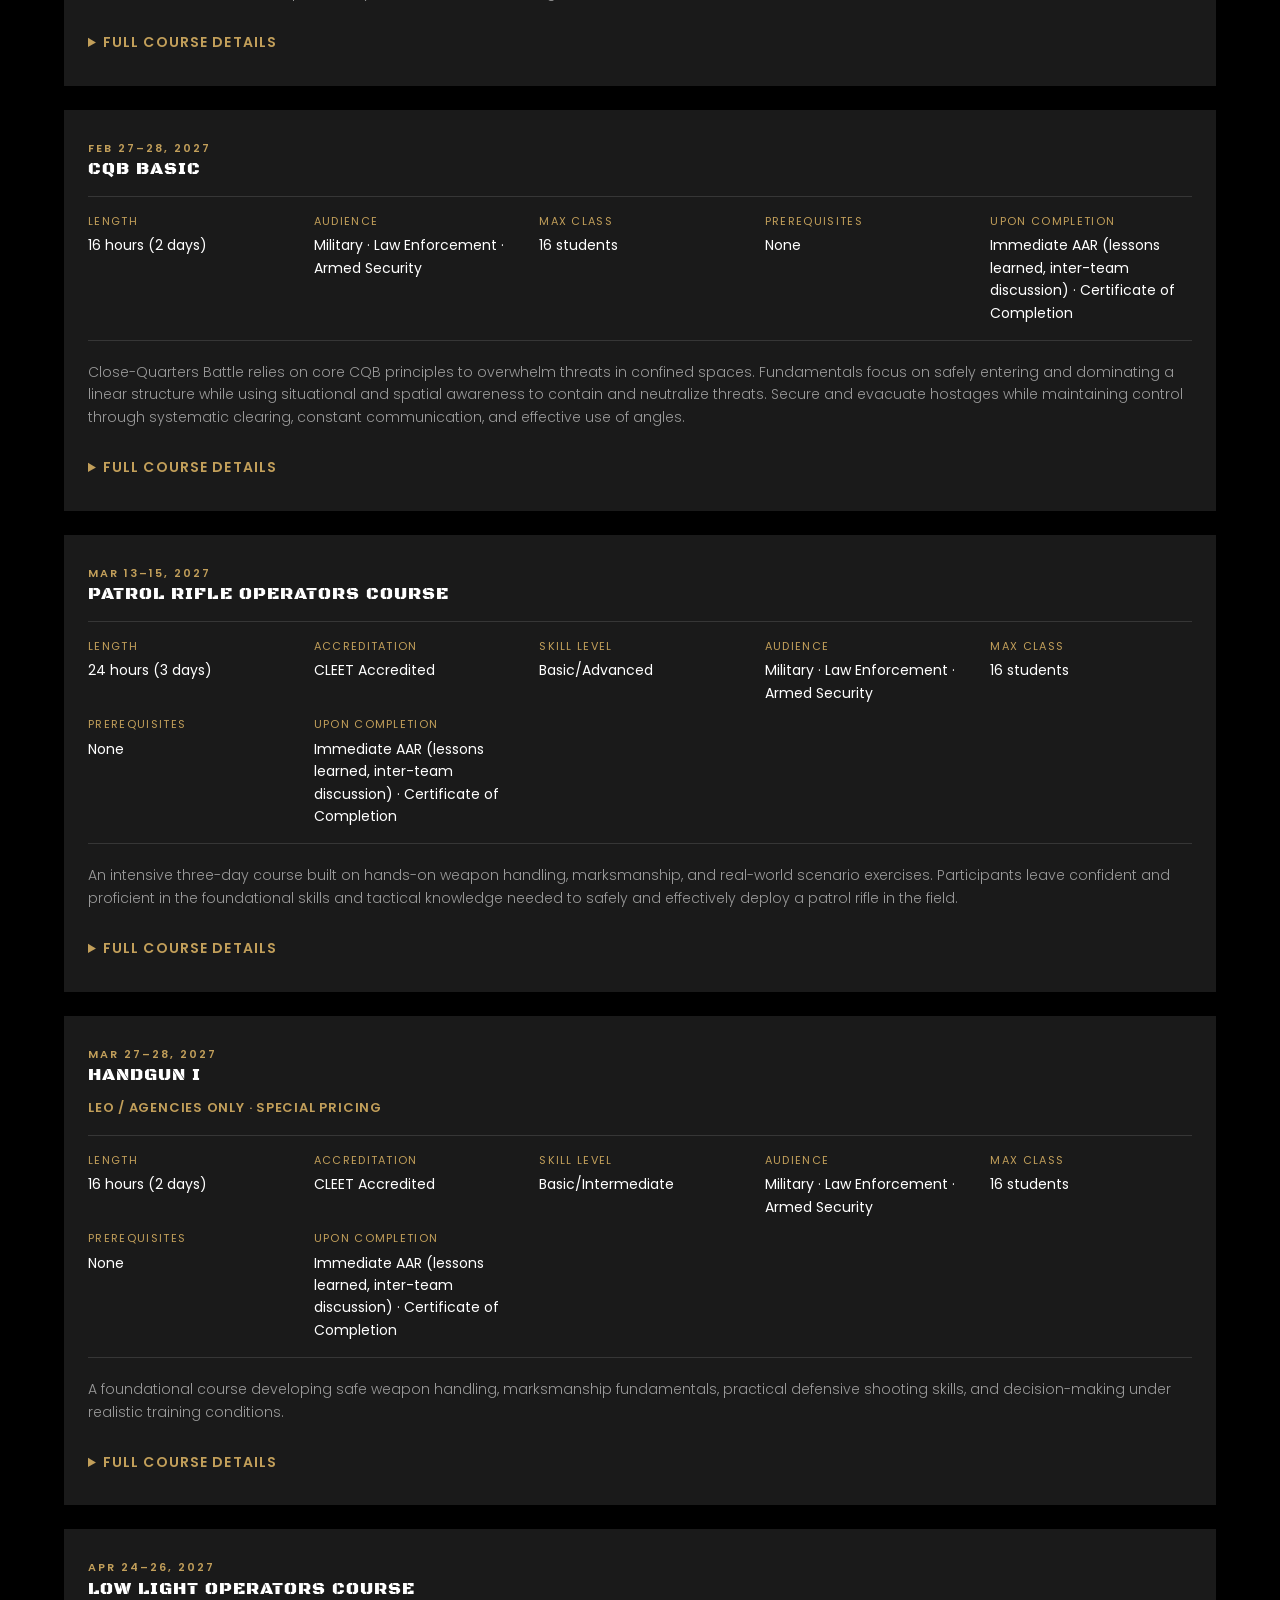
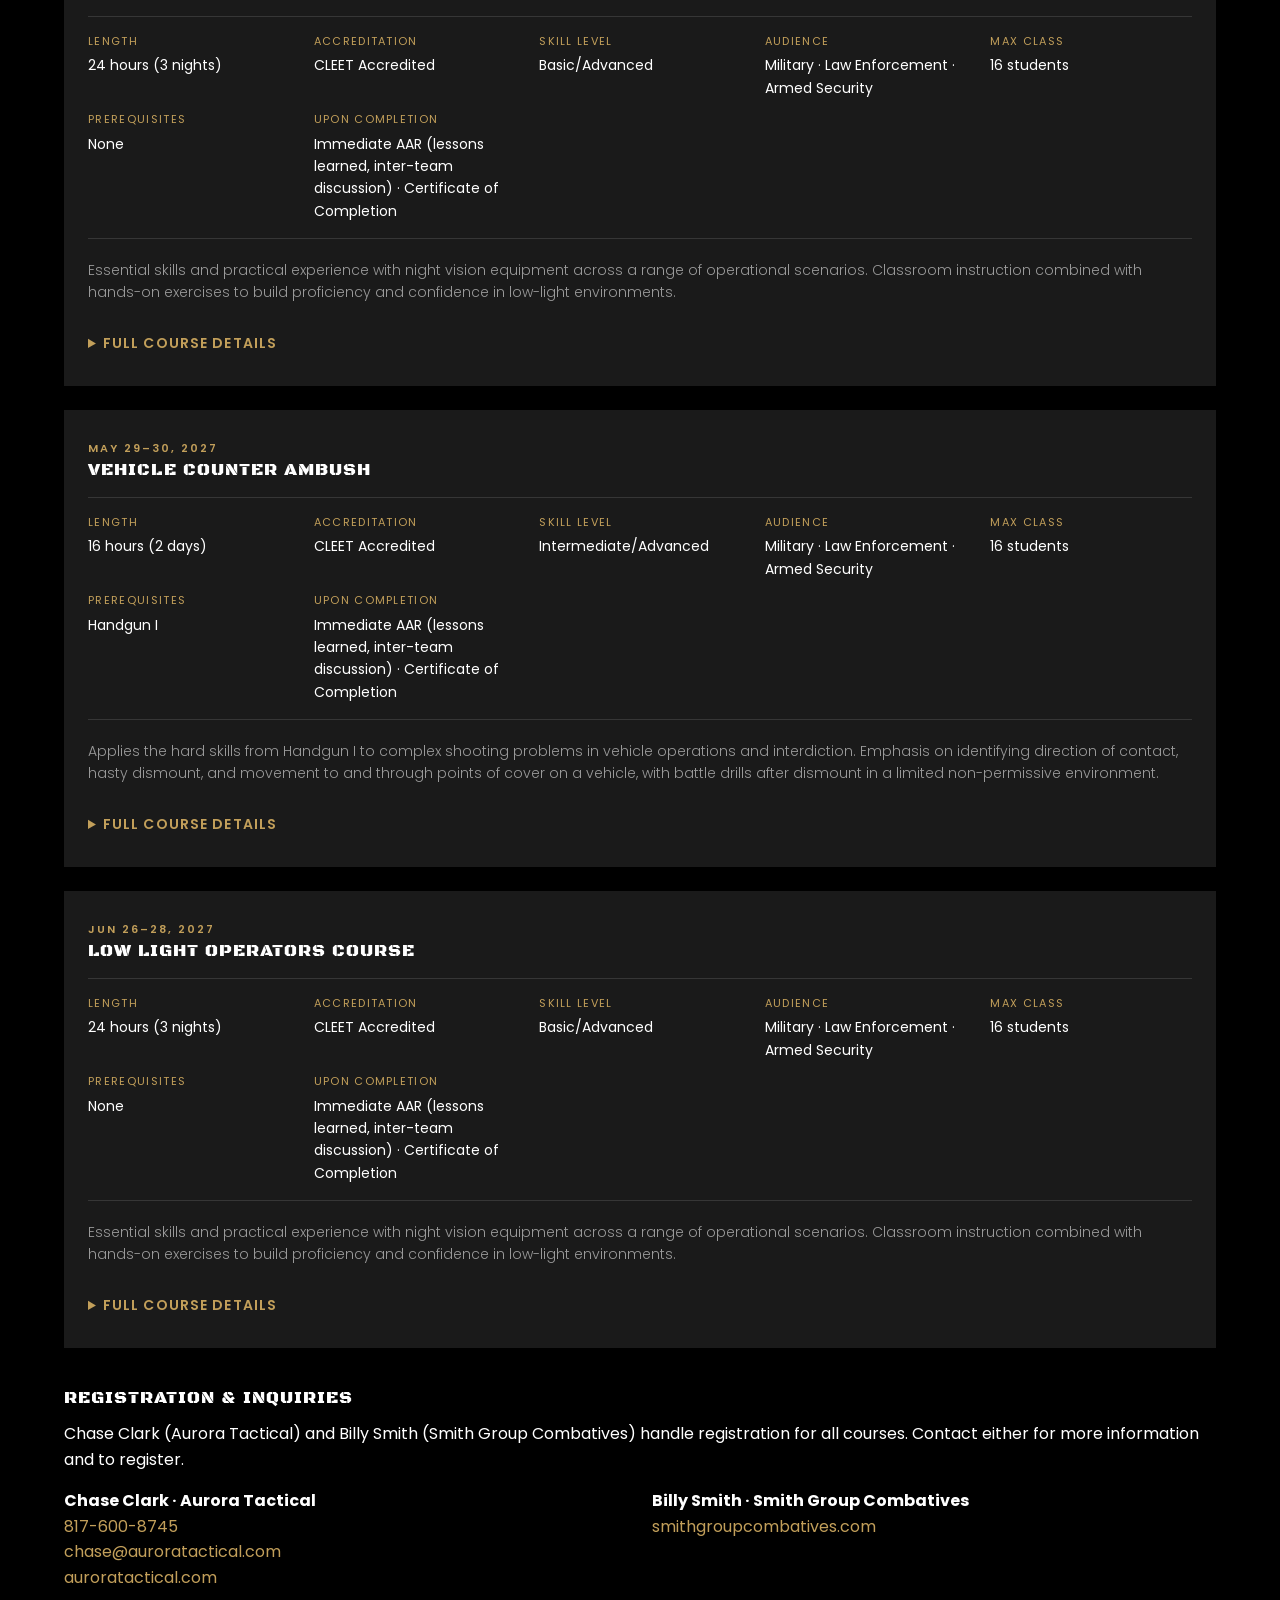
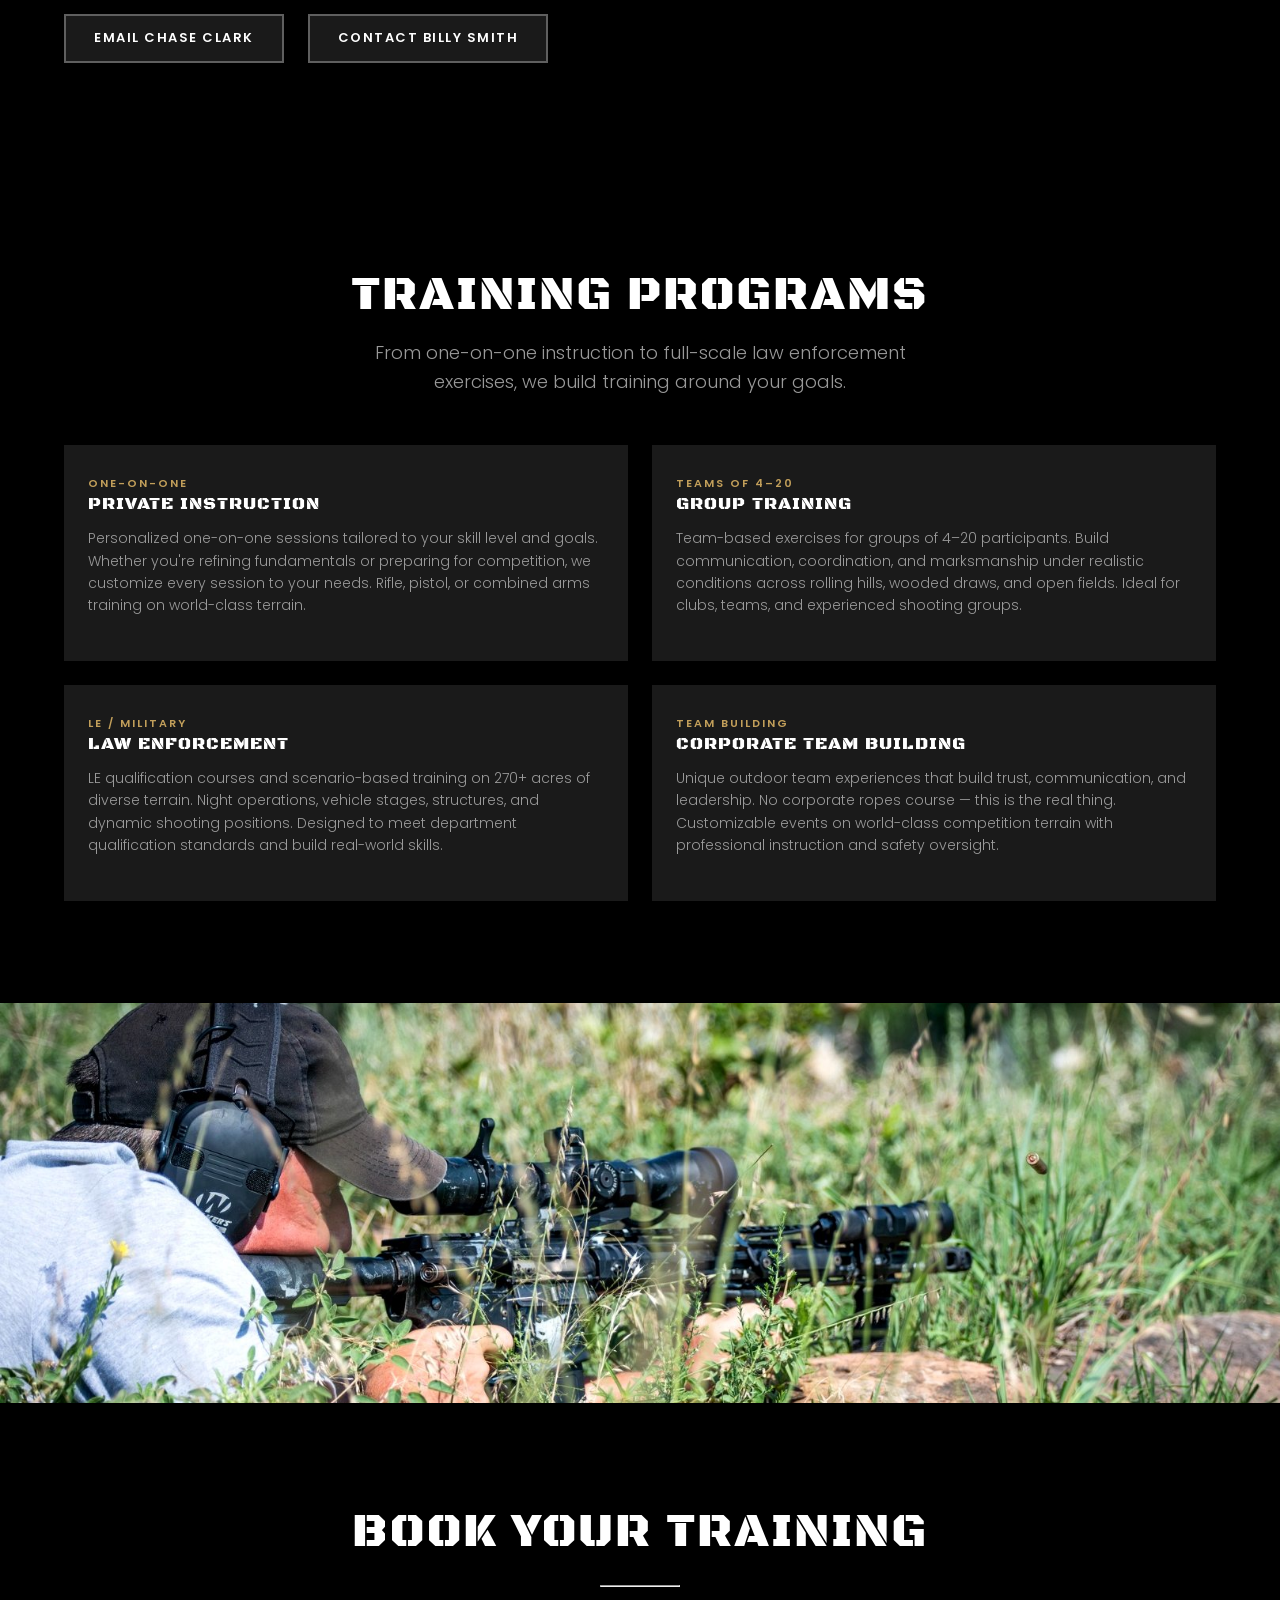
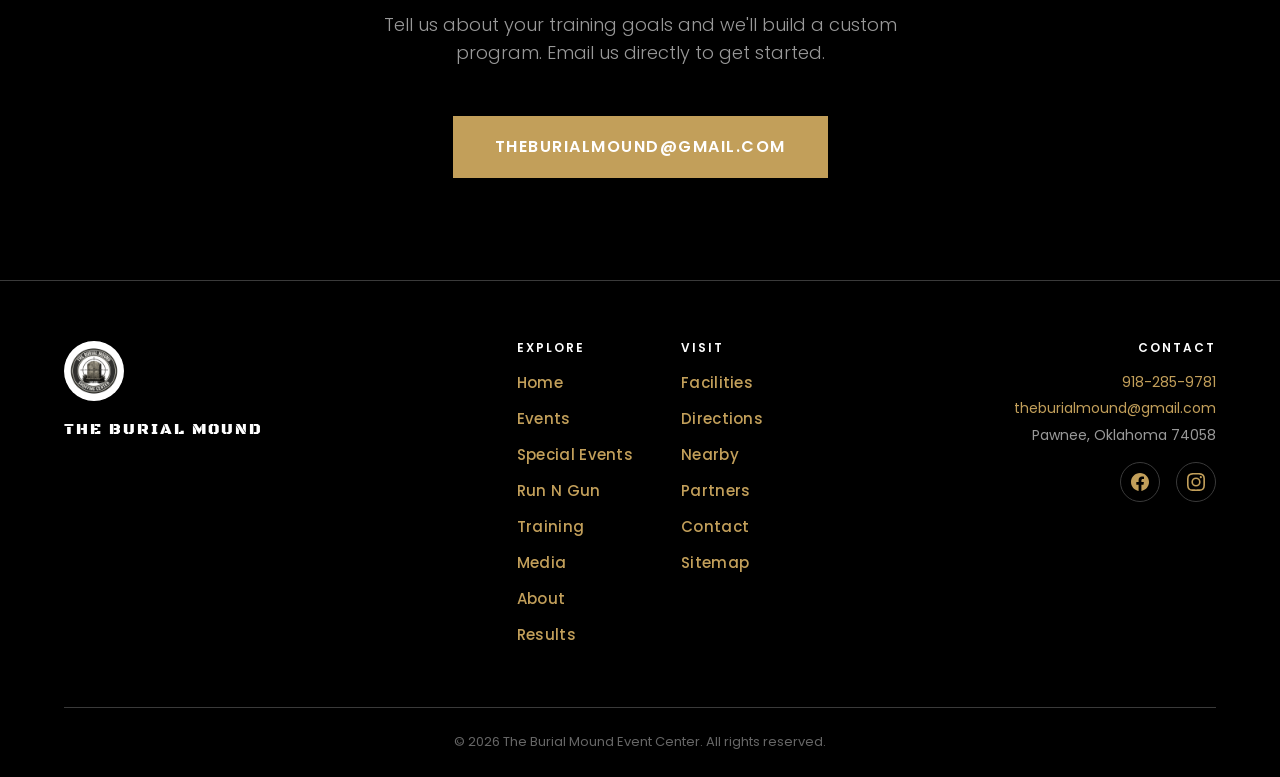
<file: training.html>
<!DOCTYPE html>
<html lang="en">
<head>
  <meta charset="UTF-8">
  <meta name="viewport" content="width=device-width, initial-scale=1.0">
  <title>Tactical Training — The Burial Mound Event Center</title>
  <meta name="description" content="Tactical training at The Burial Mound Event Center. Private instruction, group training, law enforcement courses, and corporate team building on 270+ acres in Pawnee, Oklahoma.">
  <meta property="og:title" content="Tactical Training — The Burial Mound">
  <meta property="og:description" content="Private instruction, group training, law enforcement courses, and corporate team building on 270+ acres.">
  <meta property="og:image" content="https://theburialmound.com/images/bm-rng-68.jpg">
  <meta property="og:url" content="https://theburialmound.com/training">
  <meta property="og:type" content="website">
  <meta property="og:site_name" content="The Burial Mound Event Center">
  <meta name="twitter:card" content="summary_large_image">
  <meta name="twitter:title" content="Tactical Training — The Burial Mound">
  <meta name="twitter:description" content="Private instruction, group training, law enforcement courses, and corporate team building on 270+ acres.">
  <meta name="twitter:image" content="https://theburialmound.com/images/bm-rng-68.jpg">
  <link rel="canonical" href="https://theburialmound.com/training.html">
  <link rel="preload" as="image" href="images/bm-rng-68.jpg" fetchpriority="high">
  <link rel="stylesheet" href="style.css">

</head>
<body>

  <!-- ============================================================
       NAVIGATION
       ============================================================ -->
  <nav class="nav" role="navigation" aria-label="Main navigation">
    <div class="nav__inner">
      <div class="nav__links">
        <a href="index.html">Home</a>
        <a href="events.html">Events</a>
        <a href="rng.html">Run N Gun</a>
        <a href="training.html" class="active">Training</a>
        <a href="media.html">Media</a>
        <a href="about.html">About</a>
        <a href="partners.html">Partners</a>
      </div>

      <div class="nav__ctas">
        <a href="contact.html" class="btn-ghost btn-ghost--sm">Contact</a>
      </div>

      <button class="nav__hamburger" aria-label="Toggle menu" aria-expanded="false">
        <span></span>
        <span></span>
        <span></span>
      </button>
    </div>

    <!-- Mobile Menu -->
    <div class="nav__mobile-menu">
      <a href="index.html">Home</a>
      <a href="events.html">Events</a>
      <a href="rng.html">Run N Gun</a>
      <a href="training.html" class="active">Training</a>
      <a href="media.html">Media</a>
      <a href="about.html">About</a>
      <a href="partners.html">Partners</a>
      <a href="contact.html" class="btn-ghost">Contact</a>
    </div>
  </nav>

  <!-- ============================================================
       HERO
       ============================================================ -->
  <header class="hero hero--sub">
    <div class="hero__bg hero__bg--training" style="background-image: url('images/bm-rng-68.jpg');"></div>
    <div class="hero__content">
      <h1 class="hero__title">TACTICAL TRAINING</h1>
      <p class="hero__subtitle">Private Instruction &amp; Group Training on 270+ Acres</p>
    </div>
  </header>

  <!-- ============================================================
       TRAINING COURSE SCHEDULE
       ============================================================ -->
  <section class="section" id="schedule" aria-labelledby="schedule-title" style="scroll-margin-top: 120px;">
    <div class="container">
      <h2 class="section-title reveal" id="schedule-title">TRAINING COURSE SCHEDULE</h2>
      <nav class="sched reveal" aria-label="Course dates"><a class="sched-row" href="#oct-lowlight"><span class="sched-date">OCT 3&ndash;5, 2026</span><span class="sched-name">Low Light Operators Course</span><span class="sched-meta">24 hours (3 nights) &middot; CLEET</span></a><a class="sched-row" href="#feb-cqb"><span class="sched-date">FEB 27&ndash;28, 2027</span><span class="sched-name">CQB Basic</span><span class="sched-meta">16 hours (2 days)</span></a><a class="sched-row" href="#mar-rifle"><span class="sched-date">MAR 13&ndash;15, 2027</span><span class="sched-name">Patrol Rifle Operators Course</span><span class="sched-meta">24 hours (3 days) &middot; CLEET</span></a><a class="sched-row" href="#mar-handgun"><span class="sched-date">MAR 27&ndash;28, 2027</span><span class="sched-name">Handgun I</span><span class="sched-meta">16 hours (2 days) &middot; CLEET</span></a><a class="sched-row" href="#apr-lowlight"><span class="sched-date">APR 24&ndash;26, 2027</span><span class="sched-name">Low Light Operators Course</span><span class="sched-meta">24 hours (3 nights) &middot; CLEET</span></a><a class="sched-row" href="#may-vca"><span class="sched-date">MAY 29&ndash;30, 2027</span><span class="sched-name">Vehicle Counter Ambush</span><span class="sched-meta">16 hours (2 days) &middot; CLEET</span></a><a class="sched-row" href="#jun-lowlight"><span class="sched-date">JUN 26&ndash;28, 2027</span><span class="sched-name">Low Light Operators Course</span><span class="sched-meta">24 hours (3 nights) &middot; CLEET</span></a></nav>
      <div class="courses">
      <article class="card course reveal" id="oct-lowlight">
        <div class="card__body">
          <span class="card__tag">OCT 3&ndash;5, 2026</span>
          <h3 class="card__title">Low Light Operators Course</h3><p class="course-note">Civilians may attend but are not eligible to receive CLEET credit for this course.</p>
          <dl class="course-facts"><div><dt>Length</dt><dd>24 hours (3 nights)</dd></div><div><dt>Accreditation</dt><dd>CLEET Accredited</dd></div><div><dt>Skill Level</dt><dd>Basic/Advanced</dd></div><div><dt>Audience</dt><dd>Military &middot; Law Enforcement &middot; Armed Security</dd></div><div><dt>Max Class</dt><dd>16 students</dd></div><div><dt>Prerequisites</dt><dd>None</dd></div><div><dt>Upon Completion</dt><dd>Immediate AAR (lessons learned, inter-team discussion) &middot; Certificate of Completion</dd></div></dl>
          <p class="card__text">Essential skills and practical experience with night vision equipment across a range of operational scenarios. Classroom instruction combined with hands-on exercises to build proficiency and confidence in low-light environments.</p>
          <details class="course-details"><summary>Full course details</summary>
            <h4>Learning Objectives</h4><ul class="course-list"><li>Night vision technology fundamentals, safety protocols, maintenance procedures, and tactical applications.</li><li>Use of white light and night vision as a force multiplier in a tactical environment.</li><li>Troubleshoot and resolve common equipment issues.</li></ul>
            <h4>Topics Covered</h4><ul class="course-list"><li>Principles and types of night vision technology.</li><li>Principles and types of IR aiming devices.</li><li>Safe operation and maintenance of night vision and aiming devices.</li><li>Navigation and observation in low-light conditions.</li><li>Safe, accurate target engagement from 3 to 300 yards.</li><li>Primary-to-secondary transitions, passive and with WML, rifle and handgun.</li></ul><h4 class="course-sub">Night-by-Night</h4><h4>Night 1</h4><p class="card__text">Introduction to night vision and IR aiming devices, technology overview, equipment setup, and safety guidelines. Basic handling exercises, operational limitations, dexterity drills, and terrain walks. Zeroing options for individual IR pointer/illuminators (coaxial or stand-alone). Shooting at zero distance, then out to the limit of each shooter's gear.</p><h4>Night 2</h4><p class="card__text">Weapon-mounted lights and white-light metrics for a period of darkness, then back under NVDs (CQM). Troubleshooting and best practices for transitioning green to white and back. Night ends with a practical assessment of low-light shooter capability.</p><h4>Night 3</h4><p class="card__text">Basic team movement, drills in and around vehicles (interdiction), and movement in rural terrain, then transition to urban and CQB environments for additional equipment familiarization.</p>
            <h4>Required Equipment</h4><ul class="course-list"><li>Helmet or &ldquo;skull crusher&rdquo; for mounting NVDs.</li><li>Red dot and L.A.M.-equipped patrol rifle (AR-15/similar) with weapon-mounted white light.</li><li>Duty-rated handgun (MRDS-mounted) with weapon-mounted white light and strong-side retention holster.</li><li>Minimum 1,000 rounds rifle and 250 rounds handgun ammunition.</li><li>Eye and ear protection.</li><li>Duty gear (sling, magazine pouches &ndash; at least 2 per weapon system, etc.).</li><li>Night vision equipment if available. No gear? Rent the full package through <a href="https://auroratactical.com/" target="_blank" rel="noopener noreferrer">Aurora Tactical Group LLC</a>.</li><li>Handheld flashlight, optic and weapon cleaning gear, spare batteries for all electronics, weather-appropriate clothing, bug spray, food and water.</li></ul>
          </details>
        </div>
      </article>
      <article class="card course reveal" id="feb-cqb">
        <div class="card__body">
          <span class="card__tag">FEB 27&ndash;28, 2027</span>
          <h3 class="card__title">CQB Basic</h3>
          <dl class="course-facts"><div><dt>Length</dt><dd>16 hours (2 days)</dd></div><div><dt>Audience</dt><dd>Military &middot; Law Enforcement &middot; Armed Security</dd></div><div><dt>Max Class</dt><dd>16 students</dd></div><div><dt>Prerequisites</dt><dd>None</dd></div><div><dt>Upon Completion</dt><dd>Immediate AAR (lessons learned, inter-team discussion) &middot; Certificate of Completion</dd></div></dl>
          <p class="card__text">Close-Quarters Battle relies on core CQB principles to overwhelm threats in confined spaces. Fundamentals focus on safely entering and dominating a linear structure while using situational and spatial awareness to contain and neutralize threats. Secure and evacuate hostages while maintaining control through systematic clearing, constant communication, and effective use of angles.</p>
          <details class="course-details"><summary>Full course details</summary>
            <h4>Learning Objectives</h4><ul class="course-list"><li>Weapon safety in team proximity and non-permissive environments.</li><li>Mental preparation for a trained response to contact, alone or in a team.</li><li>Room clearing, hallway movement, intersections, and stairwells.</li></ul>
            <h4>Topics Covered</h4><ul class="course-list"><li>What drives CQB.</li><li>Principles and fundamentals of CQB.</li><li>Deliberate (LE) and assaultive CQB.</li><li>Room clearing and follow-on tactical problem solving.</li><li>Post incident.</li><li>Hallway movement.</li><li>L, T, and X intersections.</li><li>Stairwells, ascending and descending (if available).</li></ul>
            <h4>Required Equipment</h4><ul class="course-list"><li>Patrol rifle (AR-15/similar) with sling.</li><li>Duty-rated handgun with strong-side retention holster.</li><li>Minimum 500 rounds rifle and 250 rounds handgun ammunition.</li><li>Eye and ear protection.</li><li>Knee pads and shooting mat advised.</li><li>Duty gear (sling, magazine pouches, etc.).</li></ul>
          </details>
        </div>
      </article>
      <article class="card course reveal" id="mar-rifle">
        <div class="card__body">
          <span class="card__tag">MAR 13&ndash;15, 2027</span>
          <h3 class="card__title">Patrol Rifle Operators Course</h3>
          <dl class="course-facts"><div><dt>Length</dt><dd>24 hours (3 days)</dd></div><div><dt>Accreditation</dt><dd>CLEET Accredited</dd></div><div><dt>Skill Level</dt><dd>Basic/Advanced</dd></div><div><dt>Audience</dt><dd>Military &middot; Law Enforcement &middot; Armed Security</dd></div><div><dt>Max Class</dt><dd>16 students</dd></div><div><dt>Prerequisites</dt><dd>None</dd></div><div><dt>Upon Completion</dt><dd>Immediate AAR (lessons learned, inter-team discussion) &middot; Certificate of Completion</dd></div></dl>
          <p class="card__text">An intensive three-day course built on hands-on weapon handling, marksmanship, and real-world scenario exercises. Participants leave confident and proficient in the foundational skills and tactical knowledge needed to safely and effectively deploy a patrol rifle in the field.</p>
          <details class="course-details"><summary>Full course details</summary>
            <h4>Learning Objectives</h4><ul class="course-list"><li>Safe, proficient patrol rifle operation in a variety of field conditions.</li><li>Sound decision-making and tactical skill in dynamic situations.</li></ul>
            <h4>Topics Covered</h4><ul class="course-list"><li>Firearms safety.</li><li>Rifle nomenclature and maintenance.</li><li>Zeroing and ballistics.</li><li>Marksmanship fundamentals.</li><li>Shooter's Solution.</li><li>Movement and positioning using cover and concealment.</li><li>Primary-to-secondary transitions.</li><li>Reloads and malfunction clearing under stress.</li><li>Practical assessments and data collection to cut time while solving problems.</li></ul>
            <h4>Required Equipment</h4><ul class="course-list"><li>Patrol rifle (AR-15/similar) with quality sling.</li><li>Duty-rated handgun with strong-side retention holster.</li><li>Minimum 1,000+ rounds rifle and 250 rounds handgun ammunition.</li><li>Eye and ear protection.</li><li>Knee pads and shooting mat advised.</li><li>Duty gear (sling, magazine pouches, etc.).</li></ul>
          </details>
        </div>
      </article>
      <article class="card course reveal" id="mar-handgun">
        <div class="card__body">
          <span class="card__tag">MAR 27&ndash;28, 2027</span>
          <h3 class="card__title">Handgun I</h3><p class="course-note">LEO / agencies only &middot; Special pricing</p>
          <dl class="course-facts"><div><dt>Length</dt><dd>16 hours (2 days)</dd></div><div><dt>Accreditation</dt><dd>CLEET Accredited</dd></div><div><dt>Skill Level</dt><dd>Basic/Intermediate</dd></div><div><dt>Audience</dt><dd>Military &middot; Law Enforcement &middot; Armed Security</dd></div><div><dt>Max Class</dt><dd>16 students</dd></div><div><dt>Prerequisites</dt><dd>None</dd></div><div><dt>Upon Completion</dt><dd>Immediate AAR (lessons learned, inter-team discussion) &middot; Certificate of Completion</dd></div></dl>
          <p class="card__text">A foundational course developing safe weapon handling, marksmanship fundamentals, practical defensive shooting skills, and decision-making under realistic training conditions.</p>
          <details class="course-details"><summary>Full course details</summary>
            <h4>Learning Objectives</h4><ul class="course-list"><li>Safe firearm handling.</li><li>Marksmanship fundamentals.</li><li>Manipulation fundamentals.</li><li>When to trade and index fundamentals by problem, using the Shooter's Solution.</li><li>Identify and clear common handgun malfunctions.</li></ul>
            <h4>Topics Covered</h4><ul class="course-list"><li>Firearm safety.</li><li>All necessary manipulations (hard skills).</li><li>Fundamentals of marksmanship.</li><li>Grip, stance, sight package, and trigger control.</li><li>Drawing from the holster.</li><li>Reload techniques.</li><li>Multiple target engagement.</li></ul>
            <h4>Required Equipment</h4><ul class="course-list"><li>Duty or serviceable handgun.</li><li>Minimum three magazines.</li><li>Strong-side holster.</li><li>Minimum three magazine pouches.</li><li>Eye and hearing protection.</li><li>1,000 rounds of ammunition.</li></ul>
          </details>
        </div>
      </article>
      <article class="card course reveal" id="apr-lowlight">
        <div class="card__body">
          <span class="card__tag">APR 24&ndash;26, 2027</span>
          <h3 class="card__title">Low Light Operators Course</h3>
          <dl class="course-facts"><div><dt>Length</dt><dd>24 hours (3 nights)</dd></div><div><dt>Accreditation</dt><dd>CLEET Accredited</dd></div><div><dt>Skill Level</dt><dd>Basic/Advanced</dd></div><div><dt>Audience</dt><dd>Military &middot; Law Enforcement &middot; Armed Security</dd></div><div><dt>Max Class</dt><dd>16 students</dd></div><div><dt>Prerequisites</dt><dd>None</dd></div><div><dt>Upon Completion</dt><dd>Immediate AAR (lessons learned, inter-team discussion) &middot; Certificate of Completion</dd></div></dl>
          <p class="card__text">Essential skills and practical experience with night vision equipment across a range of operational scenarios. Classroom instruction combined with hands-on exercises to build proficiency and confidence in low-light environments.</p>
          <details class="course-details"><summary>Full course details</summary>
            <h4>Learning Objectives</h4><ul class="course-list"><li>Night vision technology fundamentals, safety protocols, maintenance procedures, and tactical applications.</li><li>Use of white light and night vision as a force multiplier in a tactical environment.</li><li>Troubleshoot and resolve common equipment issues.</li></ul>
            <h4>Topics Covered</h4><ul class="course-list"><li>Principles and types of night vision technology.</li><li>Principles and types of IR aiming devices.</li><li>Safe operation and maintenance of night vision and aiming devices.</li><li>Navigation and observation in low-light conditions.</li><li>Safe, accurate target engagement from 3 to 300 yards.</li><li>Primary-to-secondary transitions, passive and with WML, rifle and handgun.</li></ul><h4 class="course-sub">Night-by-Night</h4><h4>Night 1</h4><p class="card__text">Introduction to night vision and IR aiming devices, technology overview, equipment setup, and safety guidelines. Basic handling exercises, operational limitations, dexterity drills, and terrain walks. Zeroing options for individual IR pointer/illuminators (coaxial or stand-alone). Shooting at zero distance, then out to the limit of each shooter's gear.</p><h4>Night 2</h4><p class="card__text">Weapon-mounted lights and white-light metrics for a period of darkness, then back under NVDs (CQM). Troubleshooting and best practices for transitioning green to white and back. Night ends with a practical assessment of low-light shooter capability.</p><h4>Night 3</h4><p class="card__text">Basic team movement, drills in and around vehicles (interdiction), and movement in rural terrain, then transition to urban and CQB environments for additional equipment familiarization.</p>
            <h4>Required Equipment</h4><ul class="course-list"><li>Helmet or &ldquo;skull crusher&rdquo; for mounting NVDs.</li><li>Red dot and L.A.M.-equipped patrol rifle (AR-15/similar) with weapon-mounted white light.</li><li>Duty-rated handgun (MRDS-mounted) with weapon-mounted white light and strong-side retention holster.</li><li>Minimum 1,000 rounds rifle and 250 rounds handgun ammunition.</li><li>Eye and ear protection.</li><li>Duty gear (sling, magazine pouches &ndash; at least 2 per weapon system, etc.).</li><li>Night vision equipment if available. No gear? Rent the full package through <a href="https://auroratactical.com/" target="_blank" rel="noopener noreferrer">Aurora Tactical Group LLC</a>.</li><li>Handheld flashlight, optic and weapon cleaning gear, spare batteries for all electronics, weather-appropriate clothing, bug spray, food and water.</li></ul>
          </details>
        </div>
      </article>
      <article class="card course reveal" id="may-vca">
        <div class="card__body">
          <span class="card__tag">MAY 29&ndash;30, 2027</span>
          <h3 class="card__title">Vehicle Counter Ambush</h3>
          <dl class="course-facts"><div><dt>Length</dt><dd>16 hours (2 days)</dd></div><div><dt>Accreditation</dt><dd>CLEET Accredited</dd></div><div><dt>Skill Level</dt><dd>Intermediate/Advanced</dd></div><div><dt>Audience</dt><dd>Military &middot; Law Enforcement &middot; Armed Security</dd></div><div><dt>Max Class</dt><dd>16 students</dd></div><div><dt>Prerequisites</dt><dd>Handgun I</dd></div><div><dt>Upon Completion</dt><dd>Immediate AAR (lessons learned, inter-team discussion) &middot; Certificate of Completion</dd></div></dl>
          <p class="card__text">Applies the hard skills from Handgun I to complex shooting problems in vehicle operations and interdiction. Emphasis on identifying direction of contact, hasty dismount, and movement to and through points of cover on a vehicle, with battle drills after dismount in a limited non-permissive environment.</p>
          <details class="course-details"><summary>Full course details</summary>
            <h4>Learning Objectives</h4><ul class="course-list"><li>Safe weapon handling inside the vehicle cabin.</li><li>Principles of hasty dismount.</li><li>Vehicle cover and concealment points and alternate shooting positions.</li><li>Interdiction principles.</li><li>Intermediate barriers and their effect on trajectory across calibers.</li><li>Battle drills after dismount in a limited non-permissive environment.</li></ul>
            <h4>Topics Covered</h4><ul class="course-list"><li>Dynamic handgun/rifle employment inside and immediately outside a vehicle.</li><li>Shooting in different gears (D, R, P).</li><li>Vehicle cover and concealment.</li><li>Shoot-move-shoot and shooting on the move (all angles).</li><li>Positional shooting.</li><li>Engagements from multiple distances and positions.</li><li>Incapacitated driver/shooter.</li></ul>
            <h4>Required Equipment</h4><ul class="course-list"><li>Duty or serviceable handgun.</li><li>Duty or serviceable rifle with sling.</li><li>Minimum three magazines per weapon system.</li><li>Strong-side holster.</li><li>Minimum three magazine pouches per weapon system.</li><li>Eye and hearing protection, long-sleeve shirt, thin gloves, and a face mask fully covering mouth and nose.</li><li>250 rounds handgun and 250 rounds rifle ammunition.</li></ul>
          </details>
        </div>
      </article>
      <article class="card course reveal" id="jun-lowlight">
        <div class="card__body">
          <span class="card__tag">JUN 26&ndash;28, 2027</span>
          <h3 class="card__title">Low Light Operators Course</h3>
          <dl class="course-facts"><div><dt>Length</dt><dd>24 hours (3 nights)</dd></div><div><dt>Accreditation</dt><dd>CLEET Accredited</dd></div><div><dt>Skill Level</dt><dd>Basic/Advanced</dd></div><div><dt>Audience</dt><dd>Military &middot; Law Enforcement &middot; Armed Security</dd></div><div><dt>Max Class</dt><dd>16 students</dd></div><div><dt>Prerequisites</dt><dd>None</dd></div><div><dt>Upon Completion</dt><dd>Immediate AAR (lessons learned, inter-team discussion) &middot; Certificate of Completion</dd></div></dl>
          <p class="card__text">Essential skills and practical experience with night vision equipment across a range of operational scenarios. Classroom instruction combined with hands-on exercises to build proficiency and confidence in low-light environments.</p>
          <details class="course-details"><summary>Full course details</summary>
            <h4>Learning Objectives</h4><ul class="course-list"><li>Night vision technology fundamentals, safety protocols, maintenance procedures, and tactical applications.</li><li>Use of white light and night vision as a force multiplier in a tactical environment.</li><li>Troubleshoot and resolve common equipment issues.</li></ul>
            <h4>Topics Covered</h4><ul class="course-list"><li>Principles and types of night vision technology.</li><li>Principles and types of IR aiming devices.</li><li>Safe operation and maintenance of night vision and aiming devices.</li><li>Navigation and observation in low-light conditions.</li><li>Safe, accurate target engagement from 3 to 300 yards.</li><li>Primary-to-secondary transitions, passive and with WML, rifle and handgun.</li></ul><h4 class="course-sub">Night-by-Night</h4><h4>Night 1</h4><p class="card__text">Introduction to night vision and IR aiming devices, technology overview, equipment setup, and safety guidelines. Basic handling exercises, operational limitations, dexterity drills, and terrain walks. Zeroing options for individual IR pointer/illuminators (coaxial or stand-alone). Shooting at zero distance, then out to the limit of each shooter's gear.</p><h4>Night 2</h4><p class="card__text">Weapon-mounted lights and white-light metrics for a period of darkness, then back under NVDs (CQM). Troubleshooting and best practices for transitioning green to white and back. Night ends with a practical assessment of low-light shooter capability.</p><h4>Night 3</h4><p class="card__text">Basic team movement, drills in and around vehicles (interdiction), and movement in rural terrain, then transition to urban and CQB environments for additional equipment familiarization.</p>
            <h4>Required Equipment</h4><ul class="course-list"><li>Helmet or &ldquo;skull crusher&rdquo; for mounting NVDs.</li><li>Red dot and L.A.M.-equipped patrol rifle (AR-15/similar) with weapon-mounted white light.</li><li>Duty-rated handgun (MRDS-mounted) with weapon-mounted white light and strong-side retention holster.</li><li>Minimum 1,000 rounds rifle and 250 rounds handgun ammunition.</li><li>Eye and ear protection.</li><li>Duty gear (sling, magazine pouches &ndash; at least 2 per weapon system, etc.).</li><li>Night vision equipment if available. No gear? Rent the full package through <a href="https://auroratactical.com/" target="_blank" rel="noopener noreferrer">Aurora Tactical Group LLC</a>.</li><li>Handheld flashlight, optic and weapon cleaning gear, spare batteries for all electronics, weather-appropriate clothing, bug spray, food and water.</li></ul>
          </details>
        </div>
      </article>
      </div>
      <div class="reveal" style="margin-top: 40px;">
        <h3 class="card__title">Registration &amp; Inquiries</h3>
        <p>Chase Clark (Aurora Tactical) and Billy Smith (Smith Group Combatives) handle registration for all courses. Contact either for more information and to register.</p>
        <div class="cards-grid cards-grid--2col" style="margin-top: 16px;">
          <p><strong>Chase Clark &middot; Aurora Tactical</strong><br><a href="tel:+18176008745">817-600-8745</a><br><a href="mailto:chase@auroratactical.com">chase@auroratactical.com</a><br><a href="https://auroratactical.com/" target="_blank" rel="noopener noreferrer">auroratactical.com</a></p>
          <p><strong>Billy Smith &middot; Smith Group Combatives</strong><br><a href="https://smithgroupcombatives.com/" target="_blank" rel="noopener noreferrer">smithgroupcombatives.com</a></p>
        </div>
        <div style="display: flex; flex-wrap: wrap; gap: 10px 24px; margin-top: 24px;">
          <a href="mailto:chase@auroratactical.com" class="btn-ghost">Email Chase Clark</a>
          <a href="https://smithgroupcombatives.com/" class="btn-ghost" target="_blank" rel="noopener noreferrer">Contact Billy Smith</a>
        </div>
      </div>
    </div>
  </section>

  <!-- ============================================================
       TRAINING PROGRAMS
       ============================================================ -->
  <section class="section">
    <div class="container">
      <h2 class="section-title reveal">TRAINING PROGRAMS</h2>
      <p class="section-subtitle reveal">From one-on-one instruction to full-scale law enforcement exercises, we build training around your goals.</p>

      <div class="cards-grid cards-grid--2col">
        <!-- Private Instruction -->
        <div class="card reveal">
          <div class="card__body">
            <span class="card__tag">One-on-One</span>
            <h3 class="card__title">Private Instruction</h3>
            <p class="card__text">Personalized one-on-one sessions tailored to your skill level and goals. Whether you're refining fundamentals or preparing for competition, we customize every session to your needs. Rifle, pistol, or combined arms training on world-class terrain.</p>
          </div>
        </div>

        <!-- Group Training -->
        <div class="card reveal reveal--delay-1">
          <div class="card__body">
            <span class="card__tag">Teams of 4–20</span>
            <h3 class="card__title">Group Training</h3>
            <p class="card__text">Team-based exercises for groups of 4–20 participants. Build communication, coordination, and marksmanship under realistic conditions across rolling hills, wooded draws, and open fields. Ideal for clubs, teams, and experienced shooting groups.</p>
          </div>
        </div>

        <!-- Law Enforcement -->
        <div class="card reveal reveal--delay-2">
          <div class="card__body">
            <span class="card__tag">LE / Military</span>
            <h3 class="card__title">Law Enforcement</h3>
            <p class="card__text">LE qualification courses and scenario-based training on 270+ acres of diverse terrain. Night operations, vehicle stages, structures, and dynamic shooting positions. Designed to meet department qualification standards and build real-world skills.</p>
          </div>
        </div>

        <!-- Corporate -->
        <div class="card reveal reveal--delay-3">
          <div class="card__body">
            <span class="card__tag">Team Building</span>
            <h3 class="card__title">Corporate Team Building</h3>
            <p class="card__text">Unique outdoor team experiences that build trust, communication, and leadership. No corporate ropes course — this is the real thing. Customizable events on world-class competition terrain with professional instruction and safety oversight.</p>
          </div>
        </div>
      </div>
    </div>
  </section>

  <!-- ============================================================
       PHOTO BREAK
       ============================================================ -->
  <section class="photo-break">
    <img src="images/rifle-grass.jpg" alt="Rifle shooting in grass at The Burial Mound" loading="lazy" width="1618" height="1080">
  </section>

  <!-- ============================================================
       CONTACT FORM
       ============================================================ -->
  <section class="section">
    <div class="container container--narrow">
      <h2 class="section-title reveal">BOOK YOUR TRAINING</h2>
      <hr class="divider--sm reveal">
      <p class="section-subtitle reveal">Tell us about your training goals and we'll build a custom program. Email us directly to get started.</p>
      <div class="reveal" style="text-align:center; margin-top:32px;">
        <a href="mailto:theburialmound@gmail.com" class="btn-gold" style="font-size:16px; padding:16px 40px;">theburialmound@gmail.com</a>
      </div>
    </div>
  </section>

  <!-- ============================================================
       FOOTER
       ============================================================ -->
  <footer class="footer" role="contentinfo">
    <div class="container">
      <div class="footer__grid">

        <!-- Brand -->
        <div class="footer__brand">
          <div class="footer__logo-circle">
            <img src="images/logo.jpg" alt="The Burial Mound logo" width="52" height="52">
          </div>
          <span class="footer__brand-name">The Burial Mound</span>
        </div>

        <!-- Nav -->
        <div class="footer__nav">
          <div class="footer__nav-column">
            <h3>Explore</h3>
            <a href="index.html">Home</a>
            <a href="events.html">Events</a>
            <a href="special-events.html">Special Events</a>
            <a href="rng.html">Run N Gun</a>
            <a href="training.html">Training</a>
            <a href="media.html">Media</a>
            <a href="about.html">About</a>
            <a href="rng.html#results">Results</a>
          </div>
          <div class="footer__nav-column">
            <h3>Visit</h3>
            <a href="facilities.html">Facilities</a>
            <a href="directions.html">Directions</a>
            <a href="nearby.html">Nearby</a>
            <a href="partners.html">Partners</a>
            <a href="contact.html">Contact</a>
            <a href="sitemap.html">Sitemap</a>
          </div>
        </div>

        <!-- Contact -->
        <div class="footer__contact">
          <h3>Contact</h3>
          <p><a href="tel:9182859781">918-285-9781</a></p>
          <p><a href="mailto:theburialmound@gmail.com">theburialmound@gmail.com</a></p>
          <p>Pawnee, Oklahoma 74058</p>

          <div class="footer__socials">
            <a href="https://www.facebook.com/theburialmound/" class="footer__social-icon" target="_blank" rel="noopener noreferrer" aria-label="Facebook">
              <svg viewBox="0 0 24 24" xmlns="http://www.w3.org/2000/svg"><path d="M24 12.073c0-6.627-5.373-12-12-12s-12 5.373-12 12c0 5.99 4.388 10.954 10.125 11.854v-8.385H7.078v-3.47h3.047V9.43c0-3.007 1.792-4.669 4.533-4.669 1.312 0 2.686.235 2.686.235v2.953H15.83c-1.491 0-1.956.925-1.956 1.874v2.25h3.328l-.532 3.47h-2.796v8.385C19.612 23.027 24 18.062 24 12.073z"/></svg>
            </a>
            <a href="https://www.instagram.com/theburialmound2022/" class="footer__social-icon" target="_blank" rel="noopener noreferrer" aria-label="Instagram">
              <svg viewBox="0 0 24 24" xmlns="http://www.w3.org/2000/svg"><path d="M12 2.163c3.204 0 3.584.012 4.85.07 3.252.148 4.771 1.691 4.919 4.919.058 1.265.069 1.645.069 4.849 0 3.205-.012 3.584-.069 4.849-.149 3.225-1.664 4.771-4.919 4.919-1.266.058-1.644.07-4.85.07-3.204 0-3.584-.012-4.849-.07-3.26-.149-4.771-1.699-4.919-4.92-.058-1.265-.07-1.644-.07-4.849 0-3.204.013-3.583.07-4.849.149-3.227 1.664-4.771 4.919-4.919 1.266-.057 1.645-.069 4.849-.069zM12 0C8.741 0 8.333.014 7.053.072 2.695.272.273 2.69.073 7.052.014 8.333 0 8.741 0 12c0 3.259.014 3.668.072 4.948.2 4.358 2.618 6.78 6.98 6.98C8.333 23.986 8.741 24 12 24c3.259 0 3.668-.014 4.948-.072 4.354-.2 6.782-2.618 6.979-6.98.059-1.28.073-1.689.073-4.948 0-3.259-.014-3.667-.072-4.947-.196-4.354-2.617-6.78-6.979-6.98C15.668.014 15.259 0 12 0zm0 5.838a6.162 6.162 0 100 12.324 6.162 6.162 0 000-12.324zM12 16a4 4 0 110-8 4 4 0 010 8zm6.406-11.845a1.44 1.44 0 100 2.881 1.44 1.44 0 000-2.881z"/></svg>
            </a>
          </div>
        </div>

      </div>

      <div class="footer__bottom">
        <p class="footer__copyright">&copy; 2026 The Burial Mound Event Center. All rights reserved.</p>
      </div>
    </div>
  </footer>

  <script src="main.js"></script>
</body>
</html>
</file>
<file: style.css>
/* ============================================================
   THE BURIAL MOUND SHOOTING CENTER — Master Stylesheet
   ============================================================ */

/* --- Google Fonts --- */
@import url('https://fonts.googleapis.com/css2?family=Black+Ops+One&family=Poppins:wght@300;400;500;600;700&display=swap');

/* --- CSS Custom Properties --- */
:root {
  --black: #000000;
  --white: #FFFFFF;
  --gold: #C29F5A;
  --gold-dark: #A6863D;
  --gold-light: #D4B97A;
  --gray-100: #1a1a1a;
  --gray-200: #2a2a2a;
  --gray-300: #3a3a3a;
  --gray-400: #666666;
  --gray-500: #999999;

  --font-display: 'Black Ops One', cursive;
  --font-body: 'Poppins', sans-serif;

  --nav-height: 80px;
  --transition-base: 0.3s cubic-bezier(0.16, 1, 0.3, 1);
  --transition-slow: 0.6s cubic-bezier(0.16, 1, 0.3, 1);
}

/* --- Reset & Base --- */
*,
*::before,
*::after {
  margin: 0;
  padding: 0;
  box-sizing: border-box;
}

html {
  scroll-behavior: smooth;
  -webkit-font-smoothing: antialiased;
  -moz-osx-font-smoothing: grayscale;
}

body {
  font-family: var(--font-body);
  font-weight: 400;
  font-size: 16px;
  line-height: 1.6;
  color: var(--white);
  background-color: var(--black);
  overflow-x: hidden;
}

img {
  max-width: 100%;
  height: auto;
  display: block;
}

a {
  color: var(--gold);
  text-decoration: none;
  transition: color var(--transition-base);
}

a:hover {
  color: var(--gold-light);
}

ul, ol {
  list-style: none;
}

h1, h2, h3, h4, h5, h6 {
  font-family: var(--font-display);
  text-transform: uppercase;
  letter-spacing: 2px;
  line-height: 1.15;
  color: var(--white);
  font-weight: 400; /* Black Ops One only has 400 */
}

/* --- Utility Classes --- */
.container {
  width: 100%;
  max-width: 1200px;
  margin: 0 auto;
  padding: 0 24px;
}

.container--wide {
  max-width: 1440px;
}

.container--narrow {
  max-width: 800px;
}

.text-gold { color: var(--gold); }
.text-muted { color: var(--gray-500); }
.text-center { text-align: center; }

.sr-only {
  position: absolute;
  width: 1px;
  height: 1px;
  padding: 0;
  margin: -1px;
  overflow: hidden;
  clip: rect(0,0,0,0);
  white-space: nowrap;
  border: 0;
}

/* --- Section Spacing --- */
.section {
  padding: clamp(60px, 8vw, 120px) 0;
}

.section--sm {
  padding: clamp(40px, 5vw, 80px) 0;
}

.section-title {
  font-size: clamp(28px, 4vw, 48px);
  margin-bottom: 16px;
  text-align: center;
}

.section-subtitle {
  font-family: var(--font-body);
  font-size: clamp(14px, 1.5vw, 18px);
  font-weight: 300;
  color: var(--gray-500);
  text-align: center;
  max-width: 600px;
  margin: 0 auto 48px;
  text-transform: none;
  letter-spacing: 0;
  line-height: 1.6;
}

/* --- Divider --- */
.divider {
  width: 60%;
  max-width: 400px;
  height: 2px;
  background: var(--gold);
  margin: 0 auto;
  border: none;
}

.divider--sm {
  width: 80px;
  margin: 24px auto;
}

/* ============================================================
   NAVIGATION
   ============================================================ */
.nav {
  position: fixed;
  top: 0;
  left: 0;
  width: 100%;
  z-index: 1000;
  background: transparent;
  transition: background var(--transition-base), box-shadow var(--transition-base);
}

.nav.scrolled {
  background: var(--black);
  box-shadow: 0 2px 20px rgba(0,0,0,0.5);
}

.nav__inner {
  display: flex;
  align-items: center;
  justify-content: space-between;
  height: var(--nav-height);
  max-width: 1440px;
  margin: 0 auto;
  padding: 0 24px;
}

.nav__logo {
  flex-shrink: 0;
}

.nav__logo-circle {
  width: 50px;
  height: 50px;
  border-radius: 50%;
  background: var(--white);
  overflow: hidden;
  display: flex;
  align-items: center;
  justify-content: center;
}

.nav__logo-circle img {
  width: 44px;
  height: 44px;
  object-fit: cover;
  border-radius: 50%;
}

.nav__links {
  display: flex;
  align-items: center;
  gap: 28px;
}

.nav__links a {
  font-family: var(--font-body);
  font-size: 14px;
  font-weight: 500;
  color: var(--white);
  text-transform: uppercase;
  letter-spacing: 1px;
  transition: color var(--transition-base);
  position: relative;
}

.nav__links a::after {
  content: '';
  position: absolute;
  bottom: -4px;
  left: 0;
  width: 0;
  height: 2px;
  background: var(--gold);
  transition: width var(--transition-base);
}

.nav__links a:hover {
  color: var(--gold);
}

.nav__links a:hover::after {
  width: 100%;
}

.nav__links a.active {
  color: var(--gold);
}

.nav__links a.active::after {
  width: 100%;
}

.nav__ctas {
  display: flex;
  align-items: center;
  gap: 12px;
  flex-shrink: 0;
}

/* Hamburger */
.nav__hamburger {
  display: none;
  flex-direction: column;
  justify-content: center;
  align-items: center;
  width: 40px;
  height: 40px;
  background: none;
  border: none;
  cursor: pointer;
  padding: 0;
  z-index: 1001;
}

.nav__hamburger span {
  display: block;
  width: 24px;
  height: 2px;
  background: var(--white);
  transition: all var(--transition-base);
  margin: 3px 0;
}

.nav__hamburger.open span:nth-child(1) {
  transform: rotate(45deg) translate(4px, 4px);
}

.nav__hamburger.open span:nth-child(2) {
  opacity: 0;
}

.nav__hamburger.open span:nth-child(3) {
  transform: rotate(-45deg) translate(4px, -4px);
}

/* Mobile Menu */
.nav__mobile-menu {
  display: none;
  position: fixed;
  top: 0;
  left: 0;
  width: 100%;
  height: 100vh;
  background: rgba(0,0,0,0.97);
  flex-direction: column;
  align-items: center;
  justify-content: center;
  gap: 24px;
  z-index: 999;
  opacity: 0;
  pointer-events: none;
  transition: opacity var(--transition-base);
}

.nav__mobile-menu.open {
  display: flex;
  opacity: 1;
  pointer-events: all;
}

.nav__mobile-menu a {
  font-family: var(--font-display);
  font-size: 24px;
  color: var(--white);
  text-transform: uppercase;
  letter-spacing: 2px;
  transition: color var(--transition-base);
}

.nav__mobile-menu a:hover {
  color: var(--gold);
}

.nav__mobile-menu .btn-gold,
.nav__mobile-menu .btn-ghost {
  margin-top: 8px;
}

/* ============================================================
   BUTTONS
   ============================================================ */
.btn-gold {
  display: inline-block;
  font-family: var(--font-body);
  font-size: 13px;
  font-weight: 600;
  text-transform: uppercase;
  letter-spacing: 1.5px;
  padding: 12px 28px;
  background: var(--gold);
  color: var(--white);
  border: 2px solid var(--gold);
  border-radius: 0;
  cursor: pointer;
  transition: all var(--transition-base);
  text-align: center;
}

.btn-gold:hover {
  background: var(--gold-dark);
  border-color: var(--gold-dark);
  color: var(--white);
}

.btn-ghost {
  display: inline-block;
  font-family: var(--font-body);
  font-size: 13px;
  font-weight: 600;
  text-transform: uppercase;
  letter-spacing: 1.5px;
  padding: 12px 28px;
  background: rgba(255,255,255,0.1);
  color: var(--white);
  border: 2px solid rgba(255,255,255,0.3);
  border-radius: 0;
  cursor: pointer;
  transition: all var(--transition-base);
  text-align: center;
}

.btn-ghost:hover {
  background: rgba(255,255,255,0.2);
  border-color: var(--gold);
  color: var(--gold);
}

.btn-gold--sm,
.btn-ghost--sm {
  padding: 8px 20px;
  font-size: 12px;
}

/* ============================================================
   HERO
   ============================================================ */
.hero {
  position: relative;
  width: 100%;
  height: 100vh;
  min-height: 600px;
  display: flex;
  align-items: center;
  justify-content: center;
  text-align: center;
  overflow: hidden;
}

.hero__bg {
  position: absolute;
  top: 0;
  left: 0;
  width: 100%;
  height: 100%;
  background-size: cover;
  background-position: center top;
  background-repeat: no-repeat;
}

.hero__bg::after {
  content: '';
  position: absolute;
  top: 0;
  left: 0;
  width: 100%;
  height: 100%;
  background: rgba(0,0,0,0.55);
}

.hero__content {
  position: relative;
  z-index: 2;
  max-width: 900px;
  padding: 0 24px;
}

.hero__title {
  font-size: clamp(36px, 7vw, 80px);
  margin-bottom: 16px;
  text-shadow: 0 2px 40px rgba(0,0,0,0.5);
}

.hero__subtitle {
  font-family: var(--font-body);
  font-size: clamp(14px, 2vw, 20px);
  font-weight: 300;
  color: rgba(255,255,255,0.85);
  letter-spacing: 2px;
  text-transform: uppercase;
  margin-bottom: 40px;
  text-shadow: 0 1px 20px rgba(0,0,0,0.5);
}

.hero__ctas {
  display: flex;
  align-items: center;
  justify-content: center;
  gap: 16px;
  flex-wrap: wrap;
}

/* Sub-hero (inner pages) */
.hero--sub {
  height: 60vh;
  min-height: 400px;
}

.hero--sub .hero__title {
  font-size: clamp(28px, 5vw, 60px);
}

/* Image-less sub-hero: title on the black background, sits above a section with its own bg */
.hero--noimage {
  height: auto;
  min-height: 0;
  padding: 140px 0 64px;
  background: var(--black);
  border-bottom: 1px solid rgba(194, 159, 90, 0.25);
}

/* ============================================================
   STATS ROW
   ============================================================ */
.stats-row {
  display: flex;
  justify-content: center;
  align-items: center;
  gap: clamp(32px, 6vw, 80px);
  padding: clamp(40px, 6vw, 80px) 24px;
}

.stat {
  text-align: center;
}

.stat__circle {
  width: clamp(100px, 12vw, 140px);
  height: clamp(100px, 12vw, 140px);
  border: 2px solid var(--gold);
  border-radius: 50%;
  display: flex;
  flex-direction: column;
  align-items: center;
  justify-content: center;
  margin: 0 auto 12px;
  transition: transform var(--transition-base), box-shadow var(--transition-base);
}

.stat__circle:hover {
  transform: scale(1.05);
  box-shadow: 0 0 30px rgba(194,159,90,0.2);
}

.stat__number {
  font-family: var(--font-display);
  font-size: clamp(28px, 4vw, 42px);
  letter-spacing: 1px;
  line-height: 1;
}

.stat__label {
  font-family: var(--font-body);
  font-size: 11px;
  font-weight: 500;
  text-transform: uppercase;
  letter-spacing: 2px;
  color: var(--gray-500);
  margin-top: 4px;
}

.stat__desc {
  font-family: var(--font-body);
  font-size: 12px;
  font-weight: 400;
  color: var(--gray-500);
  text-transform: uppercase;
  letter-spacing: 1px;
}

/* ============================================================
   CARDS
   ============================================================ */
.cards-grid {
  display: grid;
  grid-template-columns: repeat(3, 1fr);
  gap: 24px;
}

.card {
  background: var(--gray-100);
  overflow: hidden;
  transition: transform var(--transition-base), box-shadow var(--transition-base);
}

.card:hover {
  transform: translateY(-4px);
  box-shadow: 0 12px 40px rgba(0,0,0,0.4);
}

.card__image {
  width: 100%;
  height: 220px;
  object-fit: cover;
}

.card__body {
  padding: 24px;
}

.card__tag {
  font-family: var(--font-body);
  font-size: 11px;
  font-weight: 600;
  text-transform: uppercase;
  letter-spacing: 2px;
  color: var(--gold);
  margin-bottom: 8px;
}

.card__title {
  font-size: 18px;
  margin-bottom: 12px;
  letter-spacing: 1px;
}

.card__text {
  font-size: 14px;
  font-weight: 300;
  color: var(--gray-500);
  line-height: 1.6;
  margin-bottom: 20px;
}

.card__link {
  font-family: var(--font-body);
  font-size: 12px;
  font-weight: 600;
  text-transform: uppercase;
  letter-spacing: 1.5px;
  color: var(--gold);
  display: inline-flex;
  align-items: center;
  gap: 8px;
  transition: gap var(--transition-base);
}

.card__link:hover {
  gap: 12px;
  color: var(--gold-light);
}

.card__link::after {
  content: '→';
}

/* ============================================================
   GALLERY STRIP
   ============================================================ */
.gallery-strip {
  display: grid;
  grid-template-columns: repeat(4, 1fr);
  gap: 0;
  overflow: hidden;
}

.gallery-strip__img {
  width: 100%;
  height: 300px;
  object-fit: cover;
  transition: transform var(--transition-slow);
}

.gallery-strip__img:hover {
  transform: scale(1.05);
}

.gallery-strip__item {
  overflow: hidden;
}

/* ============================================================
   TESTIMONIALS
   ============================================================ */
.testimonials {
  background: var(--gray-100);
}

.testimonials-grid {
  display: grid;
  grid-template-columns: repeat(3, 1fr);
  gap: 32px;
}

.testimonial {
  padding: 32px;
  border-left: 2px solid var(--gold);
}

.testimonial__quote {
  font-size: 15px;
  font-weight: 300;
  font-style: italic;
  color: rgba(255,255,255,0.85);
  line-height: 1.7;
  margin-bottom: 20px;
}

.testimonial__quote::before {
  content: '"';
  font-family: var(--font-display);
  font-size: 36px;
  color: var(--gold);
  line-height: 0;
  vertical-align: -12px;
  margin-right: 4px;
}

.testimonial__author {
  font-size: 13px;
  font-weight: 600;
  color: var(--white);
}

.testimonial__detail {
  font-size: 12px;
  font-weight: 400;
  color: var(--gray-500);
}

/* ============================================================
   CTA BANNER
   ============================================================ */
.cta-banner {
  position: relative;
  padding: clamp(60px, 8vw, 100px) 24px;
  text-align: center;
  background: linear-gradient(135deg, var(--gray-100) 0%, var(--black) 100%);
  overflow: hidden;
}

.cta-banner::before {
  content: '';
  position: absolute;
  top: 0;
  left: 50%;
  transform: translateX(-50%);
  width: 400px;
  height: 1px;
  background: linear-gradient(90deg, transparent, var(--gold), transparent);
}

.cta-banner__title {
  font-size: clamp(28px, 4vw, 48px);
  margin-bottom: 12px;
}

.cta-banner__text {
  font-family: var(--font-body);
  font-size: 16px;
  font-weight: 300;
  color: var(--gray-500);
  margin-bottom: 32px;
  text-transform: none;
  letter-spacing: 0;
}

/* ============================================================
   ACCORDION
   ============================================================ */
.accordion {
  max-width: 800px;
  margin: 0 auto;
}

.accordion__item {
  border-bottom: 1px solid var(--gray-300);
}

.accordion__trigger {
  width: 100%;
  display: flex;
  align-items: center;
  justify-content: space-between;
  padding: 20px 0;
  background: none;
  border: none;
  cursor: pointer;
  text-align: left;
}

.accordion__trigger-text {
  font-family: var(--font-body);
  font-size: 16px;
  font-weight: 500;
  color: var(--white);
  padding-right: 16px;
}

.accordion__trigger-icon {
  flex-shrink: 0;
  width: 20px;
  height: 20px;
  position: relative;
  transition: transform var(--transition-base);
}

.accordion__trigger-icon::before,
.accordion__trigger-icon::after {
  content: '';
  position: absolute;
  top: 50%;
  left: 50%;
  background: var(--gold);
  transition: transform var(--transition-base);
}

.accordion__trigger-icon::before {
  width: 16px;
  height: 2px;
  transform: translate(-50%, -50%);
}

.accordion__trigger-icon::after {
  width: 2px;
  height: 16px;
  transform: translate(-50%, -50%);
}

.accordion__item.open .accordion__trigger-icon::after {
  transform: translate(-50%, -50%) rotate(90deg);
  opacity: 0;
}

.accordion__content {
  max-height: 0;
  overflow: hidden;
  transition: max-height var(--transition-base);
}

.accordion__content-inner {
  padding: 0 0 24px;
  font-size: 15px;
  font-weight: 300;
  color: var(--gray-500);
  line-height: 1.7;
}

/* ============================================================
   COUNTDOWN
   ============================================================ */
.countdown {
  display: flex;
  justify-content: center;
  gap: 24px;
  margin: 32px 0;
}

.countdown__unit {
  text-align: center;
}

.countdown__number {
  font-family: var(--font-display);
  font-size: clamp(32px, 4vw, 56px);
  color: var(--gold);
  line-height: 1;
  letter-spacing: 1px;
}

.countdown__label {
  font-family: var(--font-body);
  font-size: 11px;
  font-weight: 500;
  text-transform: uppercase;
  letter-spacing: 2px;
  color: var(--gray-500);
  margin-top: 8px;
}

/* ============================================================
   ABOUT PREVIEW
   ============================================================ */
.about-preview {
  text-align: center;
}

.about-preview__text {
  font-size: clamp(16px, 1.8vw, 20px);
  font-weight: 300;
  line-height: 1.8;
  color: rgba(255,255,255,0.85);
  max-width: 800px;
  margin: 0 auto 32px;
}

/* ============================================================
   FOOTER
   ============================================================ */
.footer {
  background: var(--black);
  border-top: 1px solid var(--gray-300);
  padding: 60px 0 24px;
}

.footer__grid {
  display: grid;
  grid-template-columns: 1fr 2fr 1fr;
  gap: 48px;
  margin-bottom: 48px;
}

.footer__brand {
  display: flex;
  flex-direction: column;
  align-items: flex-start;
  gap: 16px;
}

.footer__logo-circle {
  width: 60px;
  height: 60px;
  border-radius: 50%;
  background: var(--white);
  overflow: hidden;
  display: flex;
  align-items: center;
  justify-content: center;
}

.footer__logo-circle img {
  width: 52px;
  height: 52px;
  object-fit: cover;
  border-radius: 50%;
}

.footer__brand-name {
  font-family: var(--font-display);
  font-size: 16px;
  letter-spacing: 2px;
  text-transform: uppercase;
}

.footer__nav {
  display: flex;
  justify-content: center;
  gap: 48px;
}

.footer__nav-column h3 {
  font-family: var(--font-body);
  font-size: 12px;
  font-weight: 600;
  text-transform: uppercase;
  letter-spacing: 2px;
  color: var(--white);
  margin-bottom: 16px;
}

.footer__nav-column a {
  display: block;
  width: fit-content;
  position: relative;
  font-size: 15px;
  font-weight: 500;
  letter-spacing: 0.3px;
  color: var(--gold);
  margin-bottom: 10px;
  padding-bottom: 2px;
  transition: color var(--transition-base), transform var(--transition-base);
}

.footer__nav-column a::after {
  content: '';
  position: absolute;
  left: 0;
  bottom: 0;
  width: 0;
  height: 1.5px;
  background: var(--gold-light);
  transition: width var(--transition-base);
}

.footer__nav-column a:hover {
  color: var(--gold-light);
  transform: translateX(4px);
}

.footer__nav-column a:hover::after {
  width: 100%;
}

.footer__contact {
  text-align: right;
}

.footer__contact h3 {
  font-family: var(--font-body);
  font-size: 12px;
  font-weight: 600;
  text-transform: uppercase;
  letter-spacing: 2px;
  color: var(--white);
  margin-bottom: 16px;
}

.footer__contact p {
  font-size: 14px;
  font-weight: 400;
  color: var(--gray-500);
  margin-bottom: 4px;
  line-height: 1.6;
}

.footer__contact a {
  color: var(--gold);
}

.footer__socials {
  display: flex;
  gap: 16px;
  margin-top: 16px;
}

.footer__contact .footer__socials {
  justify-content: flex-end;
}

.footer__social-icon {
  width: 40px;
  height: 40px;
  border: 1px solid var(--gray-300);
  border-radius: 50%;
  display: flex;
  align-items: center;
  justify-content: center;
  transition: all var(--transition-base);
  color: var(--white);
}

.footer__social-icon:hover {
  border-color: var(--gold);
  background: rgba(194,159,90,0.1);
  color: var(--gold);
}

.footer__social-icon svg {
  width: 18px;
  height: 18px;
  fill: currentColor;
}

.footer__bottom {
  border-top: 1px solid var(--gray-300);
  padding-top: 24px;
  text-align: center;
}

.footer__copyright {
  font-size: 13px;
  font-weight: 400;
  color: var(--gray-400);
}

/* ============================================================
   SCROLL REVEAL
   ============================================================ */
.reveal {
  opacity: 0;
  transform: translateY(30px);
  transition: opacity 0.8s cubic-bezier(0.16, 1, 0.3, 1),
              transform 0.8s cubic-bezier(0.16, 1, 0.3, 1);
}

.reveal.visible {
  opacity: 1;
  transform: translateY(0);
}

.reveal--delay-1 { transition-delay: 0.1s; }
.reveal--delay-2 { transition-delay: 0.2s; }
.reveal--delay-3 { transition-delay: 0.3s; }
.reveal--delay-4 { transition-delay: 0.4s; }

@media (prefers-reduced-motion: reduce) {
  .reveal {
    opacity: 1;
    transform: none;
    transition: none;
  }
}

/* ============================================================
   PLACEHOLDER CONTENT (for shell pages)
   ============================================================ */
.placeholder-content {
  min-height: 40vh;
  display: flex;
  align-items: center;
  justify-content: center;
  text-align: center;
}

.placeholder-content p {
  font-size: 18px;
  font-weight: 300;
  color: var(--gray-400);
}

/* ============================================================
   RESPONSIVE — 1024px
   ============================================================ */
@media (max-width: 1024px) {
  .nav__links {
    gap: 20px;
  }

  .nav__links a {
    font-size: 13px;
  }

  .cards-grid {
    grid-template-columns: repeat(2, 1fr);
  }

  .testimonials-grid {
    grid-template-columns: repeat(2, 1fr);
  }

  .footer__grid {
    grid-template-columns: 1fr 1fr;
    gap: 32px;
  }

  .footer__nav {
    gap: 32px;
  }
}

/* ============================================================
   RESPONSIVE — 768px
   ============================================================ */
@media (max-width: 768px) {
  :root {
    --nav-height: 64px;
  }

  .nav__links {
    display: none;
  }

  .nav__ctas {
    display: none;
  }

  .nav__hamburger {
    display: flex;
  }

  .stats-row {
    gap: 24px;
  }

  .stat__circle {
    width: 100px;
    height: 100px;
  }

  .stat__number {
    font-size: 24px;
  }

  .cards-grid {
    grid-template-columns: 1fr;
    gap: 20px;
  }

  .gallery-strip {
    grid-template-columns: repeat(2, 1fr);
  }

  .gallery-strip__img {
    height: 200px;
  }

  .testimonials-grid {
    grid-template-columns: 1fr;
  }

  .footer__grid {
    grid-template-columns: 1fr;
    gap: 32px;
    text-align: center;
  }

  .footer__brand {
    align-items: center;
  }

  .footer__nav {
    flex-direction: column;
    gap: 32px;
    align-items: center;
  }

  .footer__contact {
    text-align: center;
  }

  .footer__contact .footer__socials {
    justify-content: center;
  }

  .hero__title {
    font-size: clamp(28px, 8vw, 48px);
  }

  .hero__subtitle {
    font-size: clamp(12px, 3vw, 16px);
    letter-spacing: 1px;
  }

  .hero__ctas {
    flex-direction: column;
    gap: 12px;
  }

  .hero__ctas .btn-ghost,
  .hero__ctas .btn-gold {
    width: 100%;
    max-width: 260px;
  }

  .countdown {
    gap: 16px;
  }
}

/* ============================================================
   RESPONSIVE — 480px
   ============================================================ */
@media (max-width: 480px) {
  .section {
    padding: 48px 0;
  }

  .stats-row {
    flex-direction: column;
    gap: 24px;
  }

  .gallery-strip {
    grid-template-columns: 1fr;
  }

  .gallery-strip__img {
    height: 250px;
  }

  .hero--sub {
    height: 50vh;
    min-height: 300px;
  }

  .btn-gold,
  .btn-ghost {
    padding: 10px 24px;
    font-size: 12px;
  }

  .section-title {
    font-size: clamp(22px, 6vw, 32px);
  }
}

/* ============================================================
   EXPECT TIMELINE (Events — What to Expect)
   ============================================================ */
.expect-timeline {
  display: flex;
  flex-direction: column;
  gap: 0;
}

.expect-step {
  display: flex;
  align-items: flex-start;
  gap: 24px;
  padding: 28px 0;
  border-bottom: 1px solid var(--gray-300);
}

.expect-step:last-child {
  border-bottom: none;
}

.expect-step__number {
  font-family: var(--font-display);
  font-size: 36px;
  color: var(--gold);
  line-height: 1;
  flex-shrink: 0;
  min-width: 52px;
}

.expect-step__content {
  flex: 1;
}

.expect-step__title {
  font-size: 18px;
  letter-spacing: 1px;
  margin-bottom: 8px;
}

.expect-step__text {
  font-size: 15px;
  font-weight: 300;
  color: var(--gray-500);
  line-height: 1.7;
}

/* ============================================================
   CONTACT FORM
   ============================================================ */
.contact-form {
  display: flex;
  flex-direction: column;
  gap: 20px;
  max-width: 700px;
  margin: 0 auto;
}

.contact-form__row {
  display: grid;
  grid-template-columns: 1fr 1fr;
  gap: 20px;
}

.contact-form__field {
  display: flex;
  flex-direction: column;
  gap: 6px;
}

.contact-form__field--full {
  grid-column: 1 / -1;
}

.contact-form label {
  font-family: var(--font-body);
  font-size: 12px;
  font-weight: 600;
  text-transform: uppercase;
  letter-spacing: 1.5px;
  color: var(--gray-500);
}

.contact-form input,
.contact-form select,
.contact-form textarea {
  font-family: var(--font-body);
  font-size: 15px;
  font-weight: 400;
  color: var(--white);
  background: var(--gray-200);
  border: 1px solid var(--gray-300);
  padding: 12px 16px;
  border-radius: 0;
  transition: border-color var(--transition-base);
  -webkit-appearance: none;
  appearance: none;
}

.contact-form input:focus,
.contact-form select:focus,
.contact-form textarea:focus {
  outline: none;
  border-color: var(--gold);
}

.contact-form select {
  background-image: url("data:image/svg+xml,%3Csvg xmlns='http://www.w3.org/2000/svg' width='12' height='12' viewBox='0 0 12 12'%3E%3Cpath fill='%23999' d='M6 8L1 3h10z'/%3E%3C/svg%3E");
  background-repeat: no-repeat;
  background-position: right 16px center;
  padding-right: 40px;
}

.contact-form textarea {
  resize: vertical;
  min-height: 120px;
}

.contact-form .btn-gold {
  align-self: flex-start;
}

@media (max-width: 768px) {
  .contact-form__row {
    grid-template-columns: 1fr;
  }
}

/* ============================================================
   CONTACT PAGE — SPLIT LAYOUT (Map + Info)
   ============================================================ */
.contact-split {
  display: grid;
  grid-template-columns: 1fr 1fr;
  gap: 48px;
  align-items: stretch;
}

.contact-split__map {
  border: 1px solid var(--gray-300);
  overflow: hidden;
  min-height: 400px;
}

.contact-split__map iframe {
  width: 100%;
  height: 100%;
  display: block;
}

.contact-split__info {
  display: flex;
  flex-direction: column;
  justify-content: center;
  padding: 24px 0;
}

.contact-split__heading {
  font-size: clamp(24px, 3vw, 36px);
  margin-bottom: 8px;
}

.contact-detail {
  margin-bottom: 20px;
}

.contact-detail__label {
  display: block;
  font-family: var(--font-body);
  font-size: 11px;
  font-weight: 600;
  text-transform: uppercase;
  letter-spacing: 2px;
  color: var(--gray-500);
  margin-bottom: 4px;
}

.contact-detail__value {
  font-family: var(--font-body);
  font-size: 20px;
  font-weight: 500;
  color: var(--white);
  letter-spacing: 0.5px;
}

a.contact-detail__value {
  color: var(--gold);
}

a.contact-detail__value:hover {
  color: var(--gold-light);
}

.contact-socials {
  display: flex;
  gap: 16px;
  margin-top: 16px;
}

@media (max-width: 768px) {
  .contact-split {
    grid-template-columns: 1fr;
    gap: 32px;
  }

  .contact-split__map {
    min-height: 300px;
  }

  .contact-split__info {
    text-align: center;
    align-items: center;
  }

  .contact-socials {
    justify-content: center;
  }
}

/* ============================================================
   DRIVING DIRECTIONS
   ============================================================ */
.directions-grid {
  display: grid;
  grid-template-columns: 1fr 1fr;
  gap: 32px;
  margin-top: 32px;
}

.direction-card {
  background: var(--gray-200);
  padding: 32px;
  border-left: 3px solid var(--gold);
}

.direction-card__title {
  font-size: 18px;
  letter-spacing: 1px;
  margin-bottom: 12px;
}

.direction-card__text {
  font-size: 15px;
  font-weight: 300;
  color: var(--gray-500);
  line-height: 1.7;
  margin-bottom: 16px;
}

.direction-card__time {
  font-family: var(--font-display);
  font-size: 24px;
  color: var(--gold);
  letter-spacing: 1px;
}

@media (max-width: 768px) {
  .directions-grid {
    grid-template-columns: 1fr;
  }
}

/* ============================================================
   GEAR GRID (Training — What to Bring)
   ============================================================ */
.gear-grid {
  display: grid;
  grid-template-columns: 1fr 1fr;
  gap: 16px;
  margin-top: 32px;
}

.gear-item {
  display: flex;
  align-items: flex-start;
  gap: 16px;
  padding: 20px;
  background: var(--gray-200);
  border: 1px solid var(--gray-300);
}

.gear-item__icon {
  flex-shrink: 0;
  width: 24px;
  height: 24px;
  color: var(--gold);
  margin-top: 2px;
}

.gear-item__icon svg {
  width: 100%;
  height: 100%;
}

.gear-item__title {
  font-family: var(--font-body);
  font-size: 14px;
  font-weight: 600;
  text-transform: uppercase;
  letter-spacing: 1px;
  margin-bottom: 4px;
}

.gear-item__text {
  font-size: 14px;
  font-weight: 300;
  color: var(--gray-500);
  line-height: 1.5;
}

@media (max-width: 768px) {
  .gear-grid {
    grid-template-columns: 1fr;
  }
}

/* ============================================================
   CARDS GRID — 2-COL VARIANT
   ============================================================ */
.cards-grid--2col {
  grid-template-columns: repeat(2, 1fr);
}

@media (max-width: 768px) {
  .cards-grid--2col {
    grid-template-columns: 1fr;
  }
}

/* ============================================================
   FAQ — CATEGORY ACCORDION SECTIONS
   ============================================================ */
.faq-category {
  margin-bottom: 48px;
}

/* ============================================================
   ABOUT PAGE
   ============================================================ */

/* Mission Text */
.about-mission__text {
  font-size: clamp(18px, 2vw, 22px);
  font-weight: 300;
  line-height: 1.8;
  color: rgba(255,255,255,0.85);
  text-align: center;
  max-width: 800px;
  margin: 0 auto;
}

/* Team Grid */
.team-grid {
  display: grid;
  grid-template-columns: repeat(3, 1fr);
  gap: 32px;
  margin-top: 48px;
}

.team-member {
  text-align: center;
  padding: 40px 24px;
  background: var(--gray-200);
  border-top: 2px solid var(--gold);
  transition: transform var(--transition-base), box-shadow var(--transition-base);
}

.team-member:hover {
  transform: translateY(-4px);
  box-shadow: 0 12px 40px rgba(0,0,0,0.4);
}

.team-member__icon {
  width: 64px;
  height: 64px;
  margin: 0 auto 20px;
  border: 2px solid var(--gold);
  border-radius: 50%;
  display: flex;
  align-items: center;
  justify-content: center;
  color: var(--gold);
}

.team-member__icon svg {
  width: 28px;
  height: 28px;
}

.team-member__name {
  font-size: 18px;
  margin-bottom: 4px;
  letter-spacing: 1px;
}

.team-member__role {
  display: block;
  font-family: var(--font-body);
  font-size: 12px;
  font-weight: 600;
  text-transform: uppercase;
  letter-spacing: 2px;
  color: var(--gold);
  margin-bottom: 16px;
}

.team-member__bio {
  font-size: 14px;
  font-weight: 300;
  color: var(--gray-500);
  line-height: 1.7;
}

/* Property Section */
.about-property {
  display: grid;
  grid-template-columns: 1fr 1fr;
  gap: 48px;
  align-items: center;
  margin-bottom: 64px;
}

.about-property:last-child {
  margin-bottom: 0;
}

.about-property--reverse {
  direction: rtl;
}

.about-property--reverse > * {
  direction: ltr;
}

.about-property__image img {
  width: 100%;
  height: 400px;
  object-fit: cover;
}

.about-property__content h3 {
  font-size: clamp(20px, 2.5vw, 28px);
  margin-bottom: 16px;
  color: var(--gold);
}

.about-property__content p {
  font-size: 15px;
  font-weight: 300;
  color: var(--gray-500);
  line-height: 1.7;
  margin-bottom: 16px;
}

.about-property__content p:last-child {
  margin-bottom: 0;
}

/* Community Section */
.about-community {
  display: grid;
  grid-template-columns: 1fr 1fr;
  gap: 48px;
  align-items: center;
}

.about-community__image img {
  width: 100%;
  height: 500px;
  object-fit: cover;
}

.about-community__content p {
  font-size: 15px;
  font-weight: 300;
  color: var(--gray-500);
  line-height: 1.7;
  margin-bottom: 16px;
}

/* ============================================================
   FACILITIES PAGE
   ============================================================ */

/* Property Overview */
.property-overview {
  position: relative;
  width: 100%;
  min-height: 500px;
  display: flex;
  align-items: center;
  justify-content: center;
  text-align: center;
  overflow: hidden;
}

.property-overview__bg {
  position: absolute;
  top: 0;
  left: 0;
  width: 100%;
  height: 100%;
  background-size: cover;
  background-position: center;
  background-repeat: no-repeat;
  background-attachment: fixed;
}

.property-overview__bg::after {
  content: '';
  position: absolute;
  top: 0;
  left: 0;
  width: 100%;
  height: 100%;
  background: rgba(0,0,0,0.7);
}

.property-overview__content {
  position: relative;
  z-index: 2;
  padding: clamp(60px, 8vw, 120px) 24px;
}

.property-overview__title {
  font-size: clamp(24px, 3.5vw, 42px);
  margin-bottom: 16px;
}

.property-overview__text {
  font-size: clamp(15px, 1.5vw, 18px);
  font-weight: 300;
  color: rgba(255,255,255,0.8);
  line-height: 1.8;
  max-width: 700px;
  margin: 0 auto 16px;
}

.property-overview__text:last-child {
  margin-bottom: 0;
}

/* Facility Grid */
.facility-grid {
  display: grid;
  grid-template-columns: repeat(3, 1fr);
  gap: 24px;
}

.facility-card {
  background: var(--gray-100);
  overflow: hidden;
  transition: transform var(--transition-base), box-shadow var(--transition-base);
}

.facility-card:hover {
  transform: translateY(-4px);
  box-shadow: 0 12px 40px rgba(0,0,0,0.4);
}

.facility-card__image img {
  width: 100%;
  height: 200px;
  object-fit: cover;
  transition: transform var(--transition-slow);
}

.facility-card:hover .facility-card__image img {
  transform: scale(1.05);
}

.facility-card__image {
  overflow: hidden;
}

.facility-card__body {
  padding: 24px;
}

.facility-card__icon {
  width: 44px;
  height: 44px;
  border: 1px solid var(--gold);
  border-radius: 50%;
  display: flex;
  align-items: center;
  justify-content: center;
  color: var(--gold);
  margin-bottom: 16px;
}

.facility-card__icon svg {
  width: 20px;
  height: 20px;
}

.facility-card__title {
  font-size: 16px;
  margin-bottom: 12px;
  letter-spacing: 1px;
}

.facility-card__text {
  font-size: 14px;
  font-weight: 300;
  color: var(--gray-500);
  line-height: 1.6;
  margin-bottom: 16px;
}

.facility-card__stat {
  display: inline-block;
  font-family: var(--font-body);
  font-size: 11px;
  font-weight: 600;
  text-transform: uppercase;
  letter-spacing: 2px;
  color: var(--gold);
  border: 1px solid rgba(194,159,90,0.3);
  padding: 4px 12px;
}

/* Photo Break */
.photo-break {
  width: 100%;
  overflow: hidden;
}

.photo-break img {
  width: 100%;
  height: 400px;
  object-fit: cover;
}

/* ============================================================
   ABOUT + FACILITIES RESPONSIVE — 1024px
   ============================================================ */
@media (max-width: 1024px) {
  .team-grid {
    grid-template-columns: repeat(2, 1fr);
  }

  .facility-grid {
    grid-template-columns: repeat(2, 1fr);
  }
}

/* ============================================================
   ABOUT + FACILITIES RESPONSIVE — 768px
   ============================================================ */
@media (max-width: 768px) {
  .team-grid {
    grid-template-columns: 1fr;
    gap: 20px;
  }

  .about-property {
    grid-template-columns: 1fr;
    gap: 24px;
    margin-bottom: 48px;
  }

  .about-property--reverse {
    direction: ltr;
  }

  .about-property__image img {
    height: 280px;
  }

  .about-community {
    grid-template-columns: 1fr;
    gap: 24px;
  }

  .about-community__image img {
    height: 300px;
  }

  .about-community__content .section-title {
    text-align: center !important;
  }

  .about-community__content .divider--sm {
    margin-left: auto !important;
  }

  .facility-grid {
    grid-template-columns: 1fr;
    gap: 20px;
  }

  .property-overview {
    min-height: 400px;
  }

  .property-overview__bg {
    background-attachment: scroll;
  }

  .photo-break img {
    height: 250px;
  }
}

/* ============================================
   EMAIL SIGNUP SECTION
   ============================================ */
.email-signup {
  padding: 80px 0;
  background: #0a0a0a;
  border-top: 1px solid rgba(194, 159, 90, 0.15);
  border-bottom: 1px solid rgba(194, 159, 90, 0.15);
  text-align: center;
}
.email-signup__title {
  font-family: 'Black Ops One', cursive;
  font-size: 36px;
  color: #c29f5a;
  text-transform: uppercase;
  letter-spacing: 2px;
  margin-bottom: 16px;
}
.email-signup__text {
  font-family: 'Poppins', sans-serif;
  font-size: 16px;
  color: rgba(255, 255, 255, 0.7);
  max-width: 520px;
  margin: 0 auto 32px;
  line-height: 1.6;
}
.email-signup__form {
  max-width: 500px;
  margin: 0 auto;
}
.email-signup__input-group {
  display: flex;
  gap: 0;
  border-radius: 4px;
  overflow: hidden;
  box-shadow: 0 4px 20px rgba(0, 0, 0, 0.3);
}
.email-signup__input {
  flex: 1;
  padding: 16px 20px;
  background: rgba(255, 255, 255, 0.08);
  border: 1px solid rgba(194, 159, 90, 0.3);
  border-right: none;
  border-radius: 4px 0 0 4px;
  color: #fff;
  font-family: 'Poppins', sans-serif;
  font-size: 15px;
  outline: none;
  transition: border-color 0.3s ease, background 0.3s ease;
}
.email-signup__input::placeholder {
  color: rgba(255, 255, 255, 0.4);
}
.email-signup__input:focus {
  border-color: #c29f5a;
  background: rgba(255, 255, 255, 0.12);
}
.email-signup__btn {
  border-radius: 0 4px 4px 0;
  padding: 16px 28px;
  white-space: nowrap;
  font-size: 14px;
  letter-spacing: 1.5px;
}
.email-signup__disclaimer {
  font-family: 'Poppins', sans-serif;
  font-size: 12px;
  color: rgba(255, 255, 255, 0.3);
  margin-top: 16px;
}

.email-signup__names {
  display: flex;
  gap: 12px;
  margin-bottom: 12px;
}
.email-signup__names .email-signup__input {
  border-right: 1px solid rgba(194, 159, 90, 0.3);
  border-radius: 4px;
}
.email-signup__names .email-signup__input:focus { border-color: #c29f5a; }
.email-signup__hp {
  position: absolute;
  left: -9999px;
  width: 1px;
  height: 1px;
  opacity: 0;
}
.email-signup__status {
  font-family: 'Poppins', sans-serif;
  font-size: 14px;
  min-height: 1.4em;
  margin-top: 14px;
  color: #d4b97a;
}
.email-signup__status.is-error { color: #e07a6a; }
.email-signup__btn:disabled { opacity: 0.6; cursor: wait; }

@media (max-width: 480px) {
  .email-signup__names { flex-direction: column; }
  .email-signup__input-group {
    flex-direction: column;
    gap: 12px;
  }
  .email-signup__input {
    border-right: 1px solid rgba(194, 159, 90, 0.3);
    border-radius: 4px;
  }
  .email-signup__btn {
    border-radius: 4px;
    width: 100%;
  }
  .email-signup__title {
    font-size: 28px;
  }
}

/* ============================================
   NEARBY PAGE
   ============================================ */
.nearby-cards {
  display: grid;
  grid-template-columns: repeat(3, 1fr);
  gap: 32px;
  margin-top: 48px;
}
.nearby-card {
  background: #0a0a0a;
  border: 1px solid rgba(194, 159, 90, 0.15);
  border-radius: 8px;
  padding: 40px 32px;
  text-align: center;
  transition: border-color 0.3s ease, transform 0.3s ease;
}
.nearby-card:hover {
  border-color: rgba(194, 159, 90, 0.4);
  transform: translateY(-4px);
}
.nearby-card__icon {
  color: #c29f5a;
  margin-bottom: 20px;
}
.nearby-card__icon svg {
  width: 48px;
  height: 48px;
}
.nearby-card__title {
  font-family: 'Black Ops One', cursive;
  font-size: 18px;
  text-transform: uppercase;
  letter-spacing: 1px;
  margin-bottom: 12px;
}
.nearby-card__text {
  font-size: 14px;
  color: rgba(255, 255, 255, 0.6);
  line-height: 1.6;
  margin-bottom: 24px;
}
.nearby-tips {
  display: grid;
  grid-template-columns: repeat(3, 1fr);
  gap: 32px;
  margin-top: 40px;
}
.nearby-tip {
  text-align: center;
  padding: 24px;
}
.nearby-tip h4 {
  font-family: 'Black Ops One', cursive;
  font-size: 16px;
  color: #c29f5a;
  text-transform: uppercase;
  letter-spacing: 1px;
  margin-bottom: 12px;
}
.nearby-tip p {
  font-size: 14px;
  color: rgba(255, 255, 255, 0.6);
  line-height: 1.6;
}

@media (max-width: 768px) {
  .nearby-cards { grid-template-columns: 1fr; }
  .nearby-tips { grid-template-columns: 1fr; }
}

/* ============================================
   DIRECTIONS PAGE — GATE BLOCKS
   ============================================ */
.gate-section { padding: 60px 0; }
.gate-block__header {
  display: flex;
  align-items: flex-start;
  gap: 24px;
  margin-bottom: 32px;
}
.gate-block__number {
  font-family: 'Black Ops One', cursive;
  font-size: 48px;
  color: #c29f5a;
  line-height: 1;
  flex-shrink: 0;
}
.gate-block__title {
  font-family: 'Black Ops One', cursive;
  font-size: 24px;
  text-transform: uppercase;
  letter-spacing: 1px;
  margin-bottom: 8px;
}
.gate-block__desc {
  font-size: 15px;
  color: rgba(255, 255, 255, 0.6);
}
.gate-block__content {
  display: grid;
  grid-template-columns: 1fr auto;
  gap: 32px;
  align-items: start;
}
.gate-block__map {
  border-radius: 8px;
  overflow: hidden;
}
.gate-block__map iframe {
  display: block;
  min-height: 300px;
}
.gate-block__links {
  display: flex;
  flex-direction: column;
  gap: 12px;
  min-width: 200px;
}

@media (max-width: 768px) {
  .gate-block__content { grid-template-columns: 1fr; }
  .gate-block__links { flex-direction: row; flex-wrap: wrap; }
  .gate-block__number { font-size: 36px; }
  .gate-block__title { font-size: 18px; }
}

/* ============================================
   MEDIA PAGE
   ============================================ */
.media-gallery__grid {
  display: grid;
  grid-template-columns: repeat(4, 1fr);
  gap: 8px;
  margin-top: 40px;
}
.media-gallery__grid img {
  width: 100%;
  height: 200px;
  object-fit: cover;
  border-radius: 4px;
  cursor: pointer;
  transition: transform 0.3s ease, opacity 0.3s ease;
}
.media-gallery__grid img:hover {
  transform: scale(1.03);
  opacity: 0.85;
}
.media-videos__grid {
  display: grid;
  grid-template-columns: repeat(2, 1fr);
  gap: 24px;
  margin-top: 40px;
}
.media-video {
  aspect-ratio: 16 / 9;
  border-radius: 8px;
  overflow: hidden;
  background: #111;
}
.media-video iframe {
  width: 100%;
  height: 100%;
  border: none;
}

@media (max-width: 1024px) {
  .media-gallery__grid { grid-template-columns: repeat(3, 1fr); }
}
@media (max-width: 768px) {
  .media-gallery__grid { grid-template-columns: repeat(2, 1fr); }
  .media-videos__grid { grid-template-columns: 1fr; }
  .media-gallery__grid img { height: 150px; }
}

/* ============================================
   NAV — Handle more links gracefully
   ============================================ */
.nav__links {
  gap: 20px;
}
.nav__links a {
  font-size: 13px;
}

@media (max-width: 1200px) {
  .nav__links { gap: 12px; }
  .nav__links a { font-size: 12px; }
}

/* ============================================
   HERO MEGA — Single background spans hero + stats + about
   ============================================ */
.hero-mega {
  position: relative;
  overflow: hidden;
}
.hero-mega__bg {
  position: absolute;
  top: 0;
  left: 0;
  width: 100%;
  height: 100%;
  background-size: cover;
  background-position: center top;
  background-repeat: no-repeat;
  z-index: 0;
}
.hero-mega__overlay {
  position: absolute;
  top: 0;
  left: 0;
  width: 100%;
  height: 100%;
  background: linear-gradient(
    to bottom,
    rgba(0, 0, 0, 0.45) 0%,
    rgba(0, 0, 0, 0.5) 40%,
    rgba(0, 0, 0, 0.7) 70%,
    rgba(0, 0, 0, 0.85) 100%
  );
  z-index: 1;
}
.hero-mega .hero--transparent,
.hero-mega .stats-row--transparent,
.hero-mega .about-preview--transparent,
.hero-mega .divider--light {
  position: relative;
  z-index: 2;
}
.hero--transparent {
  background: none !important;
}
.hero--transparent .hero__bg {
  display: none;
}
.stats-row--transparent {
  background: none !important;
}
.about-preview--transparent {
  background: none !important;
}
.divider--light {
  border-color: rgba(194, 159, 90, 0.3) !important;
}

/* ============================================
   RUN N GUN — SUB-NAVIGATION TABS
   ============================================ */
.subnav {
  background: #0a0a0a;
  border-bottom: 1px solid rgba(194, 159, 90, 0.2);
  position: sticky;
  top: 70px;
  z-index: 50;
}
.subnav__tabs {
  display: flex;
  gap: 0;
  overflow-x: auto;
  -webkit-overflow-scrolling: touch;
}
.subnav__tab {
  background: none;
  border: none;
  color: rgba(255, 255, 255, 0.5);
  font-family: 'Black Ops One', cursive;
  font-size: 14px;
  text-transform: uppercase;
  letter-spacing: 1.5px;
  padding: 18px 24px;
  cursor: pointer;
  white-space: nowrap;
  border-bottom: 3px solid transparent;
  transition: color 0.3s, border-color 0.3s;
}
.subnav__tab:hover { color: rgba(255, 255, 255, 0.8); }
.subnav__tab.active {
  color: #c29f5a;
  border-bottom-color: #c29f5a;
}

/* ============================================
   PROMINENT PILL TABS — rng.html ONLY (.subnav--top)
   Scoped so the rest of the site keeps the default underline tabs.
   ============================================ */
.subnav--top {
  background: #0a0a0a;
  border-bottom: 1px solid rgba(194, 159, 90, 0.35);
  padding: 12px 0;
  /* Pin under the fixed main nav (80px tall) and keep visible while scrolling */
  position: sticky;
  top: 80px;
  z-index: 50;
}
.subnav--top .subnav__tabs {
  display: flex;
  justify-content: center;
  flex-wrap: wrap;
  gap: 10px;
  padding-bottom: 2px;
}
.subnav--top .subnav__tab {
  color: rgba(255, 255, 255, 0.75);
  font-size: 14px;
  letter-spacing: 1px;
  padding: 12px 22px;
  border: 1px solid rgba(194, 159, 90, 0.4);
  border-bottom: 1px solid rgba(194, 159, 90, 0.4);
  border-radius: 6px;
  background: rgba(194, 159, 90, 0.06);
  text-decoration: none;
  transition: color 0.25s, background 0.25s, border-color 0.25s, box-shadow 0.25s;
}
.subnav--top .subnav__tab:hover {
  color: #fff;
  background: rgba(194, 159, 90, 0.18);
  border-color: #c29f5a;
}
.subnav--top .subnav__tab.active {
  color: #000;
  background: #c29f5a;
  border-color: #c29f5a;
  box-shadow: 0 2px 10px rgba(194, 159, 90, 0.35);
}
.subnav--top .subnav__tab.active:hover {
  color: #000;
  background: #d4b97a;
  border-color: #d4b97a;
}

.tab-content { display: none; }
.tab-content.active { display: block; }

/* RNG Intro */
.rng-intro {
  display: grid;
  grid-template-columns: 1.5fr 1fr;
  gap: 60px;
  align-items: start;
}
.rng-intro__text p {
  font-size: 16px;
  color: rgba(255, 255, 255, 0.75);
  line-height: 1.8;
  margin-bottom: 20px;
}
.rng-intro__stats {
  display: grid;
  grid-template-columns: 1fr 1fr;
  gap: 24px;
}
.rng-stat {
  text-align: center;
  padding: 28px 16px;
  border: 1px solid rgba(194, 159, 90, 0.2);
  border-radius: 8px;
}
.rng-stat__number {
  display: block;
  font-family: 'Black Ops One', cursive;
  font-size: 28px;
  color: #c29f5a;
  margin-bottom: 4px;
}
.rng-stat__label {
  font-size: 12px;
  color: rgba(255, 255, 255, 0.5);
  text-transform: uppercase;
  letter-spacing: 1px;
}

/* RNG Features (numbered list) */
.rng-features {
  display: grid;
  grid-template-columns: repeat(3, 1fr);
  gap: 32px;
  margin-top: 48px;
}
.rng-feature {
  padding: 32px 24px;
  border-left: 2px solid rgba(194, 159, 90, 0.3);
}
.rng-feature__num {
  font-family: 'Black Ops One', cursive;
  font-size: 32px;
  color: #c29f5a;
  display: block;
  margin-bottom: 12px;
}
.rng-feature__title {
  font-family: 'Black Ops One', cursive;
  font-size: 18px;
  text-transform: uppercase;
  letter-spacing: 1px;
  margin-bottom: 12px;
}
.rng-feature p {
  font-size: 14px;
  color: rgba(255, 255, 255, 0.6);
  line-height: 1.7;
}

/* First Time Cards */
.first-time-grid {
  display: grid;
  grid-template-columns: repeat(3, 1fr);
  gap: 24px;
}
.ft-card {
  background: #111;
  border: 1px solid rgba(194, 159, 90, 0.15);
  border-radius: 8px;
  padding: 32px 24px;
}
.ft-card__step {
  font-family: 'Black Ops One', cursive;
  font-size: 36px;
  color: #c29f5a;
  display: block;
  margin-bottom: 12px;
}
.ft-card__title {
  font-family: 'Black Ops One', cursive;
  font-size: 16px;
  text-transform: uppercase;
  letter-spacing: 1px;
  margin-bottom: 16px;
}
.ft-card p {
  font-size: 14px;
  color: rgba(255, 255, 255, 0.6);
  line-height: 1.7;
  margin-bottom: 12px;
}

/* Rules Grid */
.rules-grid {
  display: grid;
  grid-template-columns: repeat(3, 1fr);
  gap: 24px;
}
.rules-block {
  background: #111;
  border: 1px solid rgba(194, 159, 90, 0.15);
  border-radius: 8px;
  padding: 32px 24px;
}
.rules-block__title {
  font-family: 'Black Ops One', cursive;
  font-size: 16px;
  text-transform: uppercase;
  letter-spacing: 1px;
  color: #c29f5a;
  margin-bottom: 16px;
  padding-bottom: 12px;
  border-bottom: 1px solid rgba(194, 159, 90, 0.2);
}
.rules-block ul {
  list-style: none;
  padding: 0;
}
.rules-block li {
  font-size: 14px;
  color: rgba(255, 255, 255, 0.65);
  line-height: 1.6;
  padding: 8px 0;
  padding-left: 16px;
  position: relative;
}
.rules-block li::before {
  content: '—';
  position: absolute;
  left: 0;
  color: #c29f5a;
}

/* Results placeholder */
.results-links { margin-top: 40px; }

/* ============================================
   RESULTS ARCHIVE (events page)
   ============================================ */
.results-eyebrow {
  font-family: 'Poppins', sans-serif;
  font-size: 12px;
  letter-spacing: 3px;
  text-transform: uppercase;
  color: #e63621;
  margin-bottom: 14px;
}
.results-list {
  margin-top: 40px;
  border-top: 1px solid rgba(194, 159, 90, 0.18);
}
.result-row {
  display: grid;
  grid-template-columns: 130px 1fr auto;
  align-items: center;
  gap: 20px;
  padding: 20px 8px;
  border-bottom: 1px solid rgba(194, 159, 90, 0.18);
  text-decoration: none;
  transition: background-color 0.25s, padding-left 0.25s;
}
.result-row:hover {
  background: rgba(230, 54, 33, 0.06);
  padding-left: 16px;
}
.result-row__date {
  font-family: 'Poppins', sans-serif;
  font-size: 13px;
  font-weight: 600;
  letter-spacing: 1px;
  color: rgba(255, 255, 255, 0.5);
}
.result-row__title {
  font-family: 'Poppins', sans-serif;
  font-weight: 600;
  font-size: 16px;
  color: rgba(255, 255, 255, 0.92);
}
.result-row__platform {
  font-family: 'Poppins', sans-serif;
  font-size: 12px;
  letter-spacing: 1px;
  text-transform: uppercase;
  color: rgba(255, 255, 255, 0.45);
  white-space: nowrap;
}
.result-row__arrow {
  color: #e63621;
  font-weight: 700;
  transition: transform 0.25s;
  display: inline-block;
}
.result-row:hover .result-row__arrow { transform: translateX(4px); }
.result-row:hover .result-row__title { color: #fff; }
@media (max-width: 640px) {
  .result-row {
    grid-template-columns: 1fr;
    gap: 4px;
    padding: 16px 8px;
  }
  .result-row__platform { margin-top: 4px; }
}

/* ============================================
   PARTNERS / SPONSOR GRID
   ============================================ */
.sponsor-grid {
  display: grid;
  grid-template-columns: repeat(3, 1fr);
  gap: 32px;
  margin-top: 48px;
}
.sponsor-card {
  display: flex;
  flex-direction: column;
  align-items: center;
  padding: 44px 32px;
  border: 1px solid rgba(194, 159, 90, 0.15);
  border-radius: 8px;
  text-decoration: none;
  transition: border-color 0.3s, transform 0.3s;
}
.sponsor-card:hover {
  border-color: rgba(194, 159, 90, 0.4);
  transform: translateY(-4px);
}
.sponsor-card__logo {
  width: 100%;
  height: 140px;
  display: flex;
  align-items: center;
  justify-content: center;
  margin-bottom: 20px;
  border-radius: 6px;
  padding: 14px 18px;
  box-sizing: border-box;
}
.sponsor-card__img {
  max-width: 100%;
  max-height: 100%;
  width: auto;
  height: auto;
  object-fit: contain;
  display: block;
}
/* Light/solid-background logos sit on a white tile so they read on the dark page */
.sponsor-card__logo--light {
  background: #ffffff;
  border: 1px solid rgba(255, 255, 255, 0.12);
}
/* Wordmark fallback when no logo image is available */
.sponsor-card__logo--wordmark {
  border: 1px dashed rgba(194, 159, 90, 0.25);
}
.sponsor-card__wordmark {
  font-family: 'Poppins', sans-serif;
  font-weight: 700;
  font-size: 15px;
  letter-spacing: 1px;
  text-transform: uppercase;
  color: #e63621;
  text-align: center;
  line-height: 1.25;
}
.sponsor-card__placeholder {
  font-family: 'Poppins', sans-serif;
  font-size: 12px;
  color: rgba(255, 255, 255, 0.25);
  text-transform: uppercase;
  letter-spacing: 2px;
}
.sponsor-card__name {
  font-family: 'Poppins', sans-serif;
  font-weight: 600;
  font-size: 15px;
  color: rgba(255, 255, 255, 0.7);
  text-align: center;
}


/* ============================================
   FIRST TIMER — GEAR CHECKLIST
   ============================================ */
.ft-body {
  font-size: 15px;
  color: rgba(255,255,255,0.75);
  line-height: 1.7;
  margin-bottom: 16px;
}
.ft-list {
  list-style: none;
  padding: 0;
  margin: 0 0 24px;
}
.ft-list li {
  font-size: 14px;
  color: rgba(255,255,255,0.65);
  line-height: 1.7;
  padding: 6px 0 6px 20px;
  border-bottom: 1px solid rgba(255,255,255,0.06);
  position: relative;
}
.ft-list li::before {
  content: '→';
  position: absolute;
  left: 0;
  color: #c29f5a;
  font-size: 12px;
}

.checklist-grid {
  display: grid;
  grid-template-columns: repeat(3, 1fr);
  gap: 24px;
  margin-top: 48px;
}
.checklist-category {
  background: #111;
  border: 1px solid rgba(194,159,90,0.15);
  border-radius: 8px;
  padding: 28px 24px;
}
.checklist-category__title {
  font-family: 'Black Ops One', cursive;
  font-size: 14px;
  text-transform: uppercase;
  letter-spacing: 1px;
  color: #c29f5a;
  margin-bottom: 18px;
}
.checklist-list {
  list-style: none;
  padding: 0;
  margin: 0;
}
.checklist-list li {
  font-size: 13px;
  color: rgba(255,255,255,0.65);
  line-height: 1.65;
  padding: 8px 0;
  border-bottom: 1px solid rgba(255,255,255,0.06);
  display: flex;
  gap: 10px;
  align-items: flex-start;
}
.checklist-list li:last-child { border-bottom: none; }
.checklist-req {
  flex-shrink: 0;
  font-family: 'Black Ops One', cursive;
  font-size: 9px;
  letter-spacing: 0.5px;
  color: #e05a4a;
  background: rgba(224,90,74,0.12);
  border: 1px solid rgba(224,90,74,0.40);
  border-radius: 3px;
  padding: 2px 5px;
  margin-top: 2px;
}
.checklist-rec {
  flex-shrink: 0;
  font-family: 'Black Ops One', cursive;
  font-size: 9px;
  letter-spacing: 0.5px;
  color: #c29f5a;
  background: rgba(194,159,90,0.12);
  border: 1px solid rgba(194,159,90,0.35);
  border-radius: 3px;
  padding: 2px 5px;
  margin-top: 2px;
}

/* ============================================
   FIRST TIMER — SEASONAL CARDS
   ============================================ */
.seasonal-grid {
  display: grid;
  grid-template-columns: repeat(3, 1fr);
  gap: 24px;
  margin-top: 48px;
}
.seasonal-card {
  background: #111;
  border-radius: 8px;
  padding: 32px 24px;
  border-top: 3px solid rgba(194,159,90,0.3);
}
.seasonal-card--summer { border-top-color: #c29f5a; }
.seasonal-card--spring { border-top-color: rgba(194,159,90,0.5); }
.seasonal-card--winter { border-top-color: rgba(194,159,90,0.25); }
.seasonal-card__header {
  display: flex;
  align-items: center;
  gap: 12px;
  margin-bottom: 20px;
}
.seasonal-card__icon {
  font-size: 22px;
  line-height: 1;
}
.seasonal-card__title {
  font-family: 'Black Ops One', cursive;
  font-size: 14px;
  text-transform: uppercase;
  letter-spacing: 1px;
  color: #fff;
}
.seasonal-list {
  list-style: none;
  padding: 0;
  margin: 0;
}
.seasonal-list li {
  font-size: 13px;
  color: rgba(255,255,255,0.65);
  line-height: 1.65;
  padding: 7px 0 7px 16px;
  border-bottom: 1px solid rgba(255,255,255,0.06);
  position: relative;
}
.seasonal-list li:last-child { border-bottom: none; }
.seasonal-list li::before {
  content: '';
  position: absolute;
  left: 0;
  top: 14px;
  width: 5px;
  height: 5px;
  border-radius: 50%;
  background: #c29f5a;
  opacity: 0.6;
}

/* ============================================
   FIRST TIMER — TIPS FROM THE FIELD
   ============================================ */
.tips-list {
  display: flex;
  flex-direction: column;
  gap: 0;
  margin-top: 40px;
}
.tip-item {
  padding: 24px 0;
  border-bottom: 1px solid rgba(255,255,255,0.08);
  display: grid;
  grid-template-columns: 220px 1fr;
  gap: 32px;
  align-items: start;
}
.tip-item:last-child { border-bottom: none; }
.tip-item__label {
  font-family: 'Black Ops One', cursive;
  font-size: 13px;
  text-transform: uppercase;
  letter-spacing: 1px;
  color: #c29f5a;
  padding-top: 2px;
}
.tip-item p {
  font-size: 14px;
  color: rgba(255,255,255,0.65);
  line-height: 1.7;
  margin: 0;
}

/* ============================================
   RESPONSIVE — FIRST TIMER NEW COMPONENTS
   ============================================ */
@media (max-width: 1024px) {
  .checklist-grid { grid-template-columns: repeat(2, 1fr); }
  .seasonal-grid { grid-template-columns: repeat(2, 1fr); }
}
@media (max-width: 768px) {
  .checklist-grid { grid-template-columns: 1fr; }
  .seasonal-grid { grid-template-columns: 1fr; }
  .tip-item {
    grid-template-columns: 1fr;
    gap: 10px;
  }
}


/* ============================================
   FIRST TIMER — CTA BUTTON ROW
   ============================================ */
.ft-cta-buttons {
  display: flex;
  gap: 16px;
  justify-content: center;
  flex-wrap: wrap;
  margin-top: 8px;
}
/* ============================================
   RESPONSIVE: New components
   ============================================ */
@media (max-width: 1024px) {
  .rng-features { grid-template-columns: repeat(2, 1fr); }
  .first-time-grid { grid-template-columns: repeat(2, 1fr); }
  .rules-grid { grid-template-columns: repeat(2, 1fr); }
  .sponsor-grid { grid-template-columns: repeat(2, 1fr); }
}
@media (max-width: 768px) {
  .rng-intro { grid-template-columns: 1fr; gap: 32px; }
  .rng-features { grid-template-columns: 1fr; }
  .first-time-grid { grid-template-columns: 1fr; }
  .rules-grid { grid-template-columns: 1fr; }
  .sponsor-grid { grid-template-columns: repeat(2, 1fr); }
  .subnav__tab { padding: 14px 16px; font-size: 12px; }
  .subnav--top { padding: 10px 0; }
  /* On small screens keep a single scrollable row instead of wrapping/centering */
  .subnav--top .subnav__tabs { gap: 8px; flex-wrap: nowrap; justify-content: flex-start; }
  .subnav--top .subnav__tab { padding: 10px 16px; font-size: 12px; }
}

/* 2-column card grid for 4 events */
.cards-grid--2col {
  grid-template-columns: repeat(2, 1fr) !important;
}
@media (max-width: 768px) {
  .cards-grid--2col {
    grid-template-columns: 1fr !important;
  }
}

/* ============================================
   RESULTS LIST
   ============================================ */
.results-grid {
  text-align: left;
  max-width: 700px;
  margin: 0 auto;
}
.results-year {
  font-family: 'Black Ops One', cursive;
  font-size: 24px;
  color: #c29f5a;
  text-transform: uppercase;
  letter-spacing: 2px;
  margin-top: 40px;
  margin-bottom: 12px;
  padding-bottom: 8px;
  border-bottom: 1px solid rgba(194, 159, 90, 0.2);
}
.results-list {
  display: flex;
  flex-direction: column;
}
.results-item {
  display: flex;
  align-items: center;
  gap: 16px;
  padding: 14px 16px;
  text-decoration: none;
  border-bottom: 1px solid rgba(255, 255, 255, 0.06);
  transition: background 0.2s, padding-left 0.2s;
}
.results-item:hover {
  background: rgba(194, 159, 90, 0.08);
  padding-left: 24px;
}
.results-item__date {
  font-family: 'Poppins', sans-serif;
  font-size: 13px;
  font-weight: 600;
  color: rgba(255, 255, 255, 0.4);
  min-width: 64px;
  text-transform: uppercase;
}
.results-item__name {
  font-family: 'Poppins', sans-serif;
  font-size: 15px;
  color: rgba(255, 255, 255, 0.8);
  flex: 1;
}
.results-item__arrow {
  color: #c29f5a;
  font-size: 18px;
  opacity: 0;
  transition: opacity 0.2s;
}
.results-item:hover .results-item__arrow {
  opacity: 1;
}

@media (max-width: 480px) {
  .results-item { gap: 10px; padding: 12px 8px; }
  .results-item__date { min-width: 50px; font-size: 11px; }
  .results-item__name { font-size: 13px; }
}

/* ============================================
   RULEBOOK — Restyled for Burial Mound theme
   ============================================ */
.rulebook-wrapper {
  background: #000;
}

/* Banner */
.rulebook-wrapper .banner {
  padding: 40px 32px;
  text-align: center;
  border-bottom: 1px solid rgba(194, 159, 90, 0.2);
}
.rulebook-wrapper .banner-event {
  font-family: 'Poppins', sans-serif;
  font-size: 12px;
  font-weight: 600;
  letter-spacing: 0.15em;
  text-transform: uppercase;
  color: rgba(255,255,255,0.4);
  margin-bottom: 8px;
}
.rulebook-wrapper .banner-title {
  font-family: 'Black Ops One', cursive;
  font-size: 36px;
  color: #c29f5a;
  text-transform: uppercase;
  letter-spacing: 2px;
  margin-bottom: 8px;
}
.rulebook-wrapper .banner-sub {
  font-size: 13px;
  color: rgba(255,255,255,0.35);
}
.rulebook-wrapper .print-btn {
  display: inline-flex;
  align-items: center;
  gap: 8px;
  margin-top: 16px;
  padding: 8px 16px;
  background: rgba(194, 159, 90, 0.1);
  border: 1px solid rgba(194, 159, 90, 0.3);
  border-radius: 4px;
  color: #c29f5a;
  font-family: 'Poppins', sans-serif;
  font-size: 13px;
  font-weight: 600;
  cursor: pointer;
  transition: background 0.2s;
}
.rulebook-wrapper .print-btn:hover { background: rgba(194, 159, 90, 0.2); }
.rulebook-wrapper .print-btn svg { width: 16px; height: 16px; }

/* Layout */
.rulebook-wrapper .layout {
  display: grid;
  grid-template-columns: 240px 1fr;
  gap: 0;
  max-width: 1200px;
  margin: 0 auto;
}

/* Sidebar TOC */
.rulebook-wrapper .sidebar {
  position: sticky;
  top: 120px;
  padding: 32px 24px;
  border-right: 1px solid rgba(194, 159, 90, 0.1);
  max-height: calc(100vh - 120px);
  overflow-y: auto;
}
.rulebook-wrapper .toc-label {
  font-family: 'Black Ops One', cursive;
  font-size: 12px;
  letter-spacing: 2px;
  text-transform: uppercase;
  color: #c29f5a;
  margin-bottom: 16px;
}
.rulebook-wrapper .toc-list {
  list-style: none;
  padding: 0;
}
.rulebook-wrapper .toc-list li { margin-bottom: 2px; }
.rulebook-wrapper .toc-list a {
  display: flex;
  align-items: baseline;
  gap: 8px;
  padding: 6px 8px;
  border-radius: 4px;
  text-decoration: none;
  font-size: 13px;
  color: rgba(255,255,255,0.5);
  transition: color 0.2s, background 0.2s;
}
.rulebook-wrapper .toc-list a:hover {
  color: #fff;
  background: rgba(194, 159, 90, 0.08);
}
.rulebook-wrapper .toc-num {
  font-family: 'Black Ops One', cursive;
  font-size: 12px;
  color: #c29f5a;
  min-width: 20px;
}

/* Content area */
.rulebook-wrapper .content {
  padding: 40px 48px;
}

/* Rule sections */
.rulebook-wrapper .rule-section {
  margin-bottom: 48px;
}
.rulebook-wrapper .section-header {
  display: flex;
  align-items: baseline;
  gap: 12px;
  margin-bottom: 20px;
  padding-bottom: 12px;
  border-bottom: 1px solid rgba(194, 159, 90, 0.2);
}
.rulebook-wrapper .section-num {
  font-family: 'Black Ops One', cursive;
  font-size: 28px;
  color: #c29f5a;
}
.rulebook-wrapper .section-title {
  font-family: 'Black Ops One', cursive;
  font-size: 22px;
  text-transform: uppercase;
  letter-spacing: 1px;
  color: #fff;
}

/* Sub-sections */
.rulebook-wrapper .sub { margin: 20px 0 20px 0; }
.rulebook-wrapper .sub-num {
  font-family: 'Black Ops One', cursive;
  font-size: 15px;
  color: #c29f5a;
  margin-right: 8px;
}
.rulebook-wrapper .sub-title {
  font-family: 'Poppins', sans-serif;
  font-size: 16px;
  font-weight: 700;
  color: #fff;
}
.rulebook-wrapper .rule-body {
  font-size: 14px;
  color: rgba(255,255,255,0.7);
  line-height: 1.8;
  margin-top: 8px;
}

/* Rule lists */
.rulebook-wrapper .rule-list,
.rulebook-wrapper .rule-sublist {
  list-style: none;
  padding: 0;
  margin-top: 8px;
}
.rulebook-wrapper .rule-list > li {
  display: flex;
  gap: 10px;
  padding: 8px 0;
  font-size: 14px;
  color: rgba(255,255,255,0.7);
  line-height: 1.7;
  border-bottom: 1px solid rgba(255,255,255,0.04);
}
.rulebook-wrapper .rule-sublist > li {
  display: flex;
  gap: 10px;
  padding: 6px 0 6px 24px;
  font-size: 13px;
  color: rgba(255,255,255,0.6);
  line-height: 1.7;
}
.rulebook-wrapper .num {
  font-family: 'Poppins', sans-serif;
  font-weight: 700;
  font-size: 13px;
  color: #c29f5a;
  min-width: 48px;
  flex-shrink: 0;
}

/* Plain list */
.rulebook-wrapper .plain-list {
  list-style: none;
  padding: 0;
  margin-top: 8px;
}
.rulebook-wrapper .plain-list li {
  padding: 4px 0 4px 16px;
  position: relative;
  font-size: 14px;
  color: rgba(255,255,255,0.65);
}
.rulebook-wrapper .plain-list li::before {
  content: '—';
  position: absolute;
  left: 0;
  color: #c29f5a;
}

/* Callouts */
.rulebook-wrapper .callout {
  background: rgba(194, 159, 90, 0.06);
  border-left: 3px solid #c29f5a;
  padding: 16px 20px;
  margin: 16px 0;
  border-radius: 0 4px 4px 0;
  font-size: 14px;
  color: rgba(255,255,255,0.7);
  line-height: 1.7;
}
.rulebook-wrapper .callout.warn {
  background: rgba(139, 0, 0, 0.08);
  border-left-color: #8B0000;
}

/* Penalty table */
.rulebook-wrapper .penalty-table {
  width: 100%;
  border-collapse: collapse;
  margin-top: 16px;
}
.rulebook-wrapper .penalty-table th,
.rulebook-wrapper .penalty-table td {
  padding: 10px 16px;
  text-align: left;
  font-size: 14px;
  border-bottom: 1px solid rgba(255,255,255,0.06);
}
.rulebook-wrapper .penalty-table th {
  font-family: 'Poppins', sans-serif;
  font-weight: 700;
  font-size: 12px;
  text-transform: uppercase;
  letter-spacing: 1px;
  color: #c29f5a;
  border-bottom: 1px solid rgba(194, 159, 90, 0.2);
}
.rulebook-wrapper .penalty-table td { color: rgba(255,255,255,0.7); }
.rulebook-wrapper .penalty-time { color: #c29f5a; font-weight: 600; }
.rulebook-wrapper .penalty-dq { color: #cc4444; font-weight: 700; }

/* Badges */
.rulebook-wrapper .badge { display: none; }
.rulebook-wrapper .badge-new {
  display: inline-block;
  background: #c29f5a;
  color: #000;
  font-size: 10px;
  font-weight: 700;
  padding: 2px 6px;
  border-radius: 2px;
  text-transform: uppercase;
  letter-spacing: 1px;
  margin-left: 8px;
  vertical-align: middle;
}

/* Highlight text */
.rulebook-wrapper .hl {
  color: #c29f5a;
  font-weight: 600;
}

/* Responsive */
@media (max-width: 900px) {
  .rulebook-wrapper .layout {
    grid-template-columns: 1fr;
  }
  .rulebook-wrapper .sidebar {
    position: relative;
    top: auto;
    max-height: none;
    border-right: none;
    border-bottom: 1px solid rgba(194, 159, 90, 0.1);
    padding: 24px;
  }
  .rulebook-wrapper .content {
    padding: 24px;
  }
  .rulebook-wrapper .section-num { font-size: 22px; }
  .rulebook-wrapper .section-title { font-size: 18px; }
}
@media (max-width: 480px) {
  .rulebook-wrapper .content { padding: 16px; }
  .rulebook-wrapper .banner { padding: 24px 16px; }
  .rulebook-wrapper .banner-title { font-size: 28px; }
}

/* ============================================================
   DIRECTIONS / LOCATION PAGE
   ============================================================ */
.loc-eyebrow {
  font-family: var(--font-body);
  font-size: 13px;
  letter-spacing: 3px;
  text-transform: uppercase;
  color: var(--gold);
  margin-bottom: 18px;
}
.loc-lede {
  font-size: clamp(16px, 1.6vw, 19px);
  line-height: 1.7;
  color: var(--gray-500);
  max-width: 620px;
}
.loc-lede strong { color: #fff; font-weight: 600; }

/* Address / venue info cards */
.loc-info {
  display: grid;
  grid-template-columns: repeat(2, 1fr);
  gap: 24px;
  margin-top: 8px;
}
.loc-info__card {
  border: 1px solid var(--gray-300);
  border-radius: 8px;
  padding: 28px 30px;
  background: var(--gray-100);
}
.loc-info__label {
  font-family: var(--font-body);
  font-size: 11px;
  letter-spacing: 2.5px;
  text-transform: uppercase;
  color: var(--gray-500);
  margin-bottom: 12px;
}
.loc-info__value {
  font-size: 18px;
  line-height: 1.5;
  color: #fff;
}
.loc-info__value a { color: var(--gold); text-decoration: none; }
.loc-info__value a:hover { color: var(--gold-light); }
.loc-info__note {
  font-size: 14px;
  color: var(--gray-500);
  margin-top: 10px;
  line-height: 1.5;
}

/* Gate cards grid */
.gate-grid {
  display: grid;
  grid-template-columns: repeat(2, 1fr);
  gap: 24px;
}
.gate-card {
  border: 1px solid var(--gray-300);
  border-radius: 8px;
  padding: 28px 30px;
  background: var(--gray-100);
  display: flex;
  flex-direction: column;
}
.gate-card__head {
  display: flex;
  align-items: baseline;
  gap: 12px;
  flex-wrap: wrap;
  margin-bottom: 10px;
}
.gate-card__label {
  font-family: var(--font-body);
  font-size: 11px;
  letter-spacing: 2px;
  text-transform: uppercase;
  color: var(--gold);
  background: rgba(194, 159, 90, 0.12);
  border: 1px solid rgba(194, 159, 90, 0.35);
  padding: 4px 9px;
  border-radius: 4px;
}
.gate-card__name {
  font-family: var(--font-display);
  font-size: 18px;
  letter-spacing: 0.5px;
  color: #fff;
}
.gate-card__coords-row {
  display: flex;
  align-items: center;
  gap: 14px;
  margin-bottom: 12px;
}
.gate-card__coords {
  font-family: var(--font-body);
  font-size: 14px;
  letter-spacing: 1px;
  color: var(--gray-500);
}
.gate-card__copy {
  font-family: var(--font-body);
  font-size: 11px;
  letter-spacing: 1.5px;
  text-transform: uppercase;
  color: var(--gold);
  background: none;
  border: 1px solid var(--gray-300);
  border-radius: 4px;
  padding: 4px 10px;
  cursor: pointer;
  transition: var(--transition-base);
}
.gate-card__copy:hover { border-color: var(--gold); color: var(--gold-light); }
.gate-card__desc {
  font-size: 15px;
  line-height: 1.6;
  color: var(--gray-500);
  margin-bottom: 22px;
  flex: 1;
}
.gate-card__actions {
  display: flex;
  gap: 12px;
  flex-wrap: wrap;
}

/* Interactive venue map */
.venuemap {
  margin-top: 28px;
  border: 1px solid var(--gray-300);
  border-radius: 10px;
  overflow: hidden;
  background: var(--gray-100);
}
.venuemap__bar {
  display: flex;
  align-items: center;
  justify-content: space-between;
  gap: 16px;
  flex-wrap: wrap;
  padding: 14px 18px;
  border-bottom: 1px solid var(--gray-300);
  background: #111;
}
.venuemap__filters { display: flex; gap: 8px; flex-wrap: wrap; align-items: center; }
.venuemap__filters-label {
  font-family: var(--font-body);
  font-size: 11px;
  letter-spacing: 2px;
  text-transform: uppercase;
  color: var(--gray-500);
  margin-right: 4px;
}
.vm-chip, .vm-base {
  font-family: var(--font-body);
  font-size: 12px;
  letter-spacing: 1px;
  text-transform: uppercase;
  color: var(--gray-500);
  background: none;
  border: 1px solid var(--gray-300);
  border-radius: 999px;
  padding: 6px 14px;
  cursor: pointer;
  transition: var(--transition-base);
  display: inline-flex;
  align-items: center;
  gap: 7px;
}
.vm-chip__dot { width: 9px; height: 9px; border-radius: 50%; display: inline-block; }
.vm-chip[aria-pressed="true"] { color: #fff; border-color: var(--gold); background: rgba(194,159,90,0.10); }
.vm-chip[aria-pressed="false"] { opacity: 0.5; }
.venuemap__base { display: flex; gap: 8px; }
.vm-base[aria-pressed="true"] { color: #fff; border-color: var(--gold); background: rgba(194,159,90,0.12); }
.venuemap__body { display: grid; grid-template-columns: 1fr 300px; }
#venue-leaflet { width: 100%; height: 520px; background: #0d0d0d; }
.venuemap__detail {
  padding: 22px 24px;
  border-left: 1px solid var(--gray-300);
  background: var(--gray-100);
}
.venuemap__detail-label {
  font-family: var(--font-body);
  font-size: 11px;
  letter-spacing: 2px;
  text-transform: uppercase;
  color: var(--gray-500);
  margin-bottom: 14px;
}
.venuemap__detail-empty { font-size: 14px; color: var(--gray-500); line-height: 1.6; }
.venuemap__detail-name { font-family: var(--font-display); font-size: 18px; color: #fff; margin-bottom: 8px; }
.venuemap__detail-cat {
  display: inline-block; font-size: 11px; letter-spacing: 1.5px; text-transform: uppercase;
  color: var(--gold); margin-bottom: 12px;
}
.venuemap__detail-desc { font-size: 14px; color: var(--gray-500); line-height: 1.6; margin-bottom: 16px; }

/* Leaflet popup dark theme */
.leaflet-popup-content-wrapper, .leaflet-popup-tip { background: #1a1a1a; color: #fff; }
.leaflet-popup-content { font-family: var(--font-body); font-size: 13px; }
.leaflet-container a.leaflet-popup-close-button { color: var(--gray-500); }
.leaflet-bar a { background: #1a1a1a; color: #fff; border-color: #3a3a3a; }
.leaflet-bar a:hover { background: #2a2a2a; }

@media (max-width: 820px) {
  .loc-info, .gate-grid { grid-template-columns: 1fr; }
  .venuemap__body { grid-template-columns: 1fr; }
  .venuemap__detail { border-left: none; border-top: 1px solid var(--gray-300); }
  #venue-leaflet { height: 380px; }
}

/* ============================================================
   SITEMAP PAGE
   ============================================================ */
.sitemap-grid {
  display: grid;
  grid-template-columns: repeat(auto-fill, minmax(280px, 1fr));
  gap: 1rem;
  margin: 1.25rem 0 3rem;
}
.sitemap-link {
  display: block;
  padding: 1.25rem 1.5rem;
  background: var(--gray-100, #1a1a1a);
  border: 1px solid rgba(194, 159, 90, 0.18);
  border-left: 3px solid var(--gold, #C29F5A);
  border-radius: 4px;
  text-decoration: none;
  transition: border-color .2s ease, background .2s ease, transform .2s ease;
}
.sitemap-link:hover {
  background: #202020;
  border-color: var(--gold, #C29F5A);
  transform: translateY(-2px);
}
.sitemap-link__title {
  display: block;
  font-family: 'Black Ops One', sans-serif;
  font-size: 1.05rem;
  letter-spacing: .04em;
  color: var(--gold, #C29F5A);
  margin-bottom: .4rem;
}
.sitemap-link__desc {
  display: block;
  font-size: .9rem;
  line-height: 1.5;
  color: rgba(255, 255, 255, 0.7);
}

/* ============================================================
   HERO PARALLAX (transform-based; JS adds .is-parallax)
   Taller + offset bg so vertical translate never reveals edges.
   ============================================================ */
.hero-mega__bg.is-parallax,
.hero__bg.is-parallax {
  top: -10%;
  height: 130%;
  will-change: transform;
}

@media (prefers-reduced-motion: reduce) {
  .hero-mega__bg.is-parallax,
  .hero__bg.is-parallax {
    transform: none !important;
    top: 0;
    height: 100%;
  }
}

/* Disable parallax offset on touch/small screens to avoid jank */
@media (max-width: 768px) {
  .hero-mega__bg.is-parallax,
  .hero__bg.is-parallax {
    top: 0;
    height: 100%;
  }
}

/* ============================================================
   RESULTS FILTER (results.html event-type dropdown)
   ============================================================ */
.results-filter {
  display: flex;
  align-items: center;
  flex-wrap: wrap;
  gap: 14px;
  margin: 32px 0 28px;
}
.results-filter__label {
  font-family: var(--font-body);
  font-size: 12px;
  font-weight: 600;
  text-transform: uppercase;
  letter-spacing: 2px;
  color: var(--gold);
}
.results-filter__select {
  font-family: var(--font-body);
  font-size: 14px;
  color: var(--white);
  background: #111;
  border: 1px solid #333;
  border-radius: 2px;
  padding: 10px 38px 10px 14px;
  cursor: pointer;
  appearance: none;
  background-image: url("data:image/svg+xml,%3Csvg xmlns='http://www.w3.org/2000/svg' width='12' height='12' viewBox='0 0 24 24' fill='none' stroke='%23C29F5A' stroke-width='2'%3E%3Cpath d='M6 9l6 6 6-6'/%3E%3C/svg%3E");
  background-repeat: no-repeat;
  background-position: right 14px center;
  transition: border-color var(--transition-base);
}
.results-filter__select:hover,
.results-filter__select:focus {
  border-color: var(--gold);
  outline: none;
}
.results-filter__count {
  font-family: var(--font-body);
  font-size: 13px;
  color: #999;
  margin-left: auto;
}
.results-empty {
  font-family: var(--font-body);
  font-size: 15px;
  color: #999;
  text-align: center;
  padding: 40px 0;
}
@media (max-width: 600px) {
  .results-filter__count { margin-left: 0; width: 100%; }
}

/* Results CTA block on events.html */
.results-cta { text-align: center; margin-top: 28px; }
.results-cta__note {
  font-family: var(--font-body);
  font-size: 13px;
  color: #999;
  margin-top: 16px;
}

/* ============================================
   NAV LAYOUT — logo removed, Home tab added (June 12 2026)
   Center the primary links; pin the Contact CTA to the right.
   ============================================ */
.nav__inner {
  display: grid;
  grid-template-columns: 1fr auto 1fr;
  align-items: center;
}
.nav__links {
  grid-column: 2;
  justify-self: center;
}
.nav__ctas {
  grid-column: 3;
  justify-self: end;
}
.nav__hamburger {
  grid-column: 3;
  justify-self: end;
}


/* ===========================================================
   FOLLOW STRIP (index.html — after newsletter)
   =========================================================== */
.follow-strip {
  padding: clamp(60px, 8vw, 100px) 0;
  background: #000;
  border-top: 1px solid rgba(194, 159, 90, 0.15);
  text-align: center;
}
.follow-strip__title {
  font-family: 'Black Ops One', sans-serif;
  font-size: clamp(28px, 4vw, 42px);
  color: #fff;
  text-transform: uppercase;
  letter-spacing: 0.05em;
  margin-bottom: 40px;
}
.follow-strip__tiles {
  display: grid;
  grid-template-columns: repeat(2, minmax(0, 240px));
  gap: 20px;
  justify-content: center;
}
.follow-tile {
  display: flex;
  flex-direction: column;
  align-items: center;
  justify-content: center;
  padding: 32px 24px;
  background: #1a1a1a;
  border: 1px solid rgba(194, 159, 90, 0.2);
  text-decoration: none;
  transition: border-color 0.3s ease, transform 0.3s ease, background 0.3s ease;
}
.follow-tile:hover {
  border-color: #C29F5A;
  background: #1f1a14;
  transform: translateY(-2px);
}
.follow-tile__icon {
  width: 32px;
  height: 32px;
  fill: #C29F5A;
  margin-bottom: 14px;
  transition: fill 0.3s ease;
}
.follow-tile:hover .follow-tile__icon { fill: #D4B97A; }
.follow-tile__platform {
  font-family: 'Black Ops One', sans-serif;
  font-size: 18px;
  color: #fff;
  letter-spacing: 0.08em;
}
@media (max-width: 600px) {
  .follow-strip__tiles {
    grid-template-columns: 1fr;
    max-width: 280px;
    margin: 0 auto;
  }
}

/* ===========================================================
   CONTACT-PAGE SOCIAL TILES (contact.html only)
   =========================================================== */
.contact-social-tile {
  display: inline-flex;
  align-items: center;
  gap: 10px;
  padding: 10px 16px;
  background: #1a1a1a;
  border: 1px solid rgba(194, 159, 90, 0.2);
  text-decoration: none;
  transition: border-color 0.3s ease, background 0.3s ease;
  margin-right: 8px;
}
.contact-social-tile:hover {
  border-color: #C29F5A;
  background: #1f1a14;
}
.contact-social-tile svg {
  width: 18px;
  height: 18px;
  fill: #C29F5A;
}
.contact-social-tile__label {
  font-family: 'Poppins', sans-serif;
  font-size: 13px;
  color: #fff;
  letter-spacing: 0.02em;
}

/* ============================================================
   MOBILE HERO FOCAL-POINT OVERRIDES (Phase 1)
   Per-page background-position keyed to subject location.
   Desktop framing unchanged — all rules scoped to ≤768px.
   100svh prevents iOS Safari URL-bar collapse hero-jump.
   ============================================================ */
@media (max-width: 768px) {
  .hero { height: 100svh; min-height: 520px; }
  .hero--sub { height: 60svh; min-height: 360px; }

  /* Stronger bottom scrim so the title stays legible against
     whatever subject we're now showing through the crop. */
  .hero__bg::after {
    background: linear-gradient(
      to bottom,
      rgba(0,0,0,0.45) 0%,
      rgba(0,0,0,0.30) 40%,
      rgba(0,0,0,0.75) 100%
    );
  }

  /* Per-page focal points. X% = horizontal anchor of the subject;
     Y kept at 30–40% so the title overlays sky/blur, not the face. */
  .hero__bg--about        { background-position: 25% 35% !important; } /* shooter left */
  .hero__bg--contact      { background-position: 65% 40% !important; } /* runner right */
  .hero__bg--media        { background-position: 58% 35% !important; } /* rifle right */
  .hero__bg--rng          { background-position: 15% 30% !important; } /* shooter face far-left, slung rifle visible */
  .hero__bg--events       { background-position: 35% 35% !important; } /* shooter left */
  .hero__bg--training     { background-position: 35% 40% !important; }
  .hero__bg--directions   { background-position: 50% 50% !important; } /* aerial — center */
  .hero__bg--sitemap      { background-position: 50% 50% !important; }
  .hero__bg--nearby       { background-position: 30% 50% !important; } /* building left */
  .hero__bg--partners     { background-position: 50% 45% !important; }
  .hero__bg--faq          { background-position: 50% 40% !important; }
  /* index uses hero-sunset.jpg which is already portrait — leave default */
}


/* ============================================
   RNG PAGE — SUBNAV ABOVE HERO (rng.html only)
   Sticky variant placed under the fixed main nav so it stays
   visible at the top of the viewport while scrolling.
   ============================================ */
.subnav--top {
  position: sticky;
  top: var(--nav-height);
  margin-top: var(--nav-height);
  z-index: 50;
}

/* Directions tab is an <a> link — match button tab styling */
.subnav__tab--link {
  display: inline-flex;
  align-items: center;
  text-decoration: none;
}

/* ============================================
   FIRST TIMER — PRINT CHECKLIST BUTTON
   ============================================ */
.checklist-print-bar {
  display: flex;
  justify-content: flex-end;
  margin-bottom: 8px;
}
.print-checklist-btn {
  display: inline-flex;
  align-items: center;
  gap: 8px;
}
.print-checklist-btn svg {
  width: 15px;
  height: 15px;
}

/* ============================================
   PRINT — DEDICATED CHECKLIST SHEET (#print-sheet)
   Triggered by body.printing-gear via printGearChecklist().
   Page 1 = gear checklist with checkboxes; Page 2 = seasonal reference.
   Portrait-locked. #print-sheet is hidden on screen at all times.
   ============================================ */
#print-sheet { display: none; }

@media print {
  /* Force portrait regardless of the orientation the user selects.
     `size: portrait` is a hint many mobile browsers ignore on manual
     landscape, so the sheet width below also hard-locks the layout. */
  @page { size: portrait; margin: 12mm; }

  /* ============================================================
     TWO PRINT MODES on the rng page, set by the buttons:
       - body.printing-gear  -> gear checklist (#print-sheet)
       - body.printing-rules -> official rules (.rulebook-wrapper)
     A default fallback (neither class present, e.g. browser-menu/mobile
     print) prints the gear checklist, since that's the common case.
     ============================================================ */

  /* ---- GEAR CHECKLIST MODE ---- */
  body.printing-gear,
  body:has(#print-sheet):not(.printing-rules):not(.printing-gear) {
    background: #fff !important;
    color: #111 !important;
  }

  /* Hide every direct child of body... */
  body.printing-gear > *,
  body:has(#print-sheet):not(.printing-rules):not(.printing-gear) > * { display: none !important; }

  /* ...but keep the section that CONTAINS the print sheet in the flow... */
  body.printing-gear > #tab-first-time,
  body:has(#print-sheet):not(.printing-rules):not(.printing-gear) > #tab-first-time {
    display: block !important;
    background: #fff !important;
    padding: 0 !important;
    margin: 0 !important;
  }

  /* ...and inside that section, hide all its children except #print-sheet */
  body.printing-gear > #tab-first-time > *,
  body:has(#print-sheet):not(.printing-rules):not(.printing-gear) > #tab-first-time > * { display: none !important; }
  body.printing-gear > #tab-first-time > #print-sheet,
  body:has(#print-sheet):not(.printing-rules):not(.printing-gear) > #tab-first-time > #print-sheet { display: block !important; }

  #print-sheet {
    display: block !important;
    /* Hard portrait width-lock: prevents a landscape selection from
       reflowing the sheet wider. Sheet never exceeds a portrait content box. */
    width: 100% !important;
    max-width: 186mm !important;  /* Letter portrait (216mm) minus 2x12mm + buffer */
    margin: 0 auto !important;
    background: #fff !important;
    color: #111 !important;
    font-family: 'Poppins', Arial, sans-serif;
  }
  #print-sheet * {
    background: transparent !important;
  }

  /* Each .ps-page is exactly one printed page */
  .ps-page { page-break-after: always; break-after: page; }
  .ps-page:last-child { page-break-after: auto; break-after: auto; }

  /* Header block */
  .ps-head { text-align: center; margin: 0 0 12px; }
  .ps-title {
    font-family: 'Black Ops One', cursive;
    font-size: 24px;
    letter-spacing: 2px;
    color: #000 !important;
    margin: 0 0 4px;
    border-bottom: 3px solid #c29f5a;
    display: inline-block;
    padding-bottom: 4px;
  }
  .ps-sub { font-size: 10.5px; color: #444 !important; margin: 6px 0 4px; }
  .ps-legend { font-size: 9px; color: #333 !important; margin: 2px 0 0; }

  /* Two-column grid keeps checkboxes large and readable on a portrait page */
  .ps-grid {
    display: grid;
    grid-template-columns: repeat(2, 1fr);
    gap: 8px 22px;
    margin-top: 8px;
  }
  .ps-grid--seasonal { grid-template-columns: 1fr; gap: 6px; }

  .ps-cat { break-inside: avoid; page-break-inside: avoid; margin-bottom: 4px; }
  .ps-cat__title {
    font-family: 'Black Ops One', cursive;
    font-size: 12px;
    color: #000 !important;
    margin: 6px 0 4px;
    padding-bottom: 2px;
    border-bottom: 1px solid #c29f5a;
    text-transform: uppercase;
    letter-spacing: 0.5px;
  }

  .ps-list { list-style: none; margin: 0; padding: 0; }
  .ps-list li {
    font-size: 10px;
    line-height: 1.35;
    color: #1a1a1a !important;
    padding: 3px 0;
    display: flex;
    align-items: flex-start;
    gap: 6px;
    break-inside: avoid;
  }

  /* The checkbox */
  .ps-box {
    flex: 0 0 auto;
    width: 12px;
    height: 12px;
    border: 1.5px solid #333;
    border-radius: 2px;
    margin-top: 1px;
    display: inline-block;
  }

  /* REQ / REC tags */
  .ps-tag {
    flex: 0 0 auto;
    font-size: 7.5px;
    font-weight: 700;
    letter-spacing: 0.5px;
    padding: 1px 4px;
    border-radius: 3px;
    border: 1px solid #999;
    margin-top: 1px;
    line-height: 1.2;
  }
  /* Outline-only tag coloring (print PDF only): red REQ, gold REC.
     Background stays white; color applied to border + text only. */
  .ps-tag--req {
    background: #fff !important;
    color: #c0392b !important;
    border: 1.5px solid #c0392b !important;
    -webkit-print-color-adjust: exact; print-color-adjust: exact;
  }
  .ps-tag--rec {
    background: #fff !important;
    color: #b8902f !important;
    border: 1.5px solid #c29f5a !important;
    -webkit-print-color-adjust: exact; print-color-adjust: exact;
  }

  /* Seasonal page = reference bullets (no checkboxes) */
  .ps-cat--season { margin-bottom: 10px; }
  .ps-list--bullets li { display: list-item; list-style: disc; margin-left: 16px; padding: 2px 0; gap: 0; }

  /* ============================================================
     RULES MODE (body.printing-rules) — clean, print-friendly
     reformat of the existing .rulebook-wrapper content. Hides all
     page chrome, the sidebar TOC, and the print button; forces a
     light theme so it prints legibly in black on white.
     ============================================================ */
  body.printing-rules {
    background: #fff !important;
    color: #1a1a1a !important;
  }
  body.printing-rules > * { display: none !important; }
  body.printing-rules > #tab-rules {
    display: block !important;
    background: #fff !important;
    padding: 0 !important;
    margin: 0 !important;
  }

  /* Wrapper + layout reset to a single readable column */
  body.printing-rules .rulebook-wrapper { background: #fff !important; padding: 0 !important; margin: 0 !important; }
  body.printing-rules .layout { display: block !important; }
  body.printing-rules .sidebar { display: none !important; }     /* drop TOC */
  body.printing-rules .print-btn { display: none !important; }   /* drop button */
  body.printing-rules .content {
    display: block !important;
    width: 100% !important;
    max-width: 186mm !important;
    margin: 0 auto !important;
    padding: 0 !important;
    background: #fff !important;
  }
  body.printing-rules .rulebook-wrapper * { background: transparent !important; }

  /* Banner header */
  body.printing-rules .banner {
    background: #fff !important;
    text-align: center;
    padding: 0 0 10px !important;
    margin: 0 0 12px !important;
    border-bottom: 3px solid #c29f5a;
  }
  body.printing-rules .banner-event { font-size: 10px; color: #555 !important; letter-spacing: 0.5px; }
  body.printing-rules .banner-title {
    font-family: 'Black Ops One', cursive;
    font-size: 26px;
    letter-spacing: 2px;
    color: #000 !important;
    margin: 4px 0;
  }
  body.printing-rules .banner-sub { font-size: 10px; color: #555 !important; }

  /* Sections */
  body.printing-rules .rule-section { page-break-inside: auto; margin: 0 0 14px !important; }
  body.printing-rules .section-header {
    border-bottom: 1px solid #c29f5a;
    padding-bottom: 3px;
    margin: 14px 0 8px !important;
    page-break-after: avoid;
  }
  body.printing-rules .section-num { font-size: 9px; color: #b8902f !important; letter-spacing: 1px; text-transform: uppercase; display: block; }
  body.printing-rules .section-title {
    font-family: 'Black Ops One', cursive;
    font-size: 15px;
    color: #000 !important;
    margin: 2px 0 0 !important;
  }

  body.printing-rules .sub { margin: 8px 0 !important; page-break-inside: avoid; }
  body.printing-rules .sub-title { font-weight: 700; font-size: 11px; color: #1a1a1a !important; margin-bottom: 3px; }
  body.printing-rules .sub-num { color: #b8902f !important; font-weight: 700; margin-right: 5px; }
  body.printing-rules .rule-body { font-size: 10px; line-height: 1.4; color: #222 !important; margin: 3px 0 !important; }

  body.printing-rules .rule-list,
  body.printing-rules .rule-sublist,
  body.printing-rules .plain-list { margin: 4px 0 !important; padding-left: 0 !important; list-style: none !important; }
  body.printing-rules .rule-list > li,
  body.printing-rules .rule-sublist > li {
    font-size: 10px; line-height: 1.4; color: #222 !important;
    padding: 2px 0; display: flex; gap: 6px; page-break-inside: avoid;
  }
  body.printing-rules .num { color: #b8902f !important; font-weight: 700; flex: 0 0 auto; }
  body.printing-rules .plain-list li { font-size: 10px; line-height: 1.4; color: #222 !important; padding: 2px 0 2px 14px; position: relative; }
  body.printing-rules .plain-list li::before { content: "\2022"; color: #c29f5a !important; position: absolute; left: 2px; }

  /* Callouts */
  body.printing-rules .callout {
    border: 1px solid #c29f5a !important;
    background: #faf6ec !important;
    color: #1a1a1a !important;
    padding: 6px 8px !important;
    font-size: 10px;
    margin: 6px 0 !important;
    page-break-inside: avoid;
    -webkit-print-color-adjust: exact; print-color-adjust: exact;
  }
  body.printing-rules .callout strong { color: #000 !important; }
  body.printing-rules .callout.warn { border-color: #c0392b !important; background: #fbeeec !important; }

  /* Penalty table */
  body.printing-rules .penalty-table {
    width: 100% !important;
    border-collapse: collapse !important;
    font-size: 9.5px;
    margin: 6px 0 !important;
    page-break-inside: avoid;
  }
  body.printing-rules .penalty-table th,
  body.printing-rules .penalty-table td {
    border: 1px solid #ccc !important;
    padding: 3px 5px !important;
    color: #222 !important;
    text-align: left;
  }
  body.printing-rules .penalty-table th {
    background: #f2ead8 !important;
    color: #000 !important;
    font-weight: 700;
    -webkit-print-color-adjust: exact; print-color-adjust: exact;
  }
  body.printing-rules .penalty-time { color: #b8902f !important; font-weight: 600; }
  body.printing-rules .penalty-dq { color: #c0392b !important; font-weight: 700; }
  body.printing-rules .hl { color: #000 !important; font-weight: 700; }
}

/* ============================================
   SPONSOR GRID — phone layout (Aug 5 2026)
   Two columns below ~400px squeezed each card to ~180px, breaking the
   descriptions to 1-2 words per line. Drop to a single column on phones.
   ============================================ */
@media (max-width: 560px) {
  .sponsor-grid {
    grid-template-columns: 1fr;
    gap: 24px;
  }
  .sponsor-card {
    padding: 32px 24px;
  }
}

/* ============================================================
   TRAINING COURSE SCHEDULE (training.html)
   ============================================================ */
.sched{border-top:1px solid rgba(194,159,90,.35);margin:32px 0 48px}
.sched-row{display:grid;grid-template-columns:190px 1fr auto;gap:16px;padding:16px 4px;border-bottom:1px solid rgba(194,159,90,.35);color:inherit;text-decoration:none;align-items:baseline;transition:background .2s}
.sched-row:hover{background:rgba(194,159,90,.08)}
.sched-date{font-family:'Black Ops One',sans-serif;color:#C29F5A;letter-spacing:.06em}
.sched-name{font-weight:600;text-transform:uppercase;letter-spacing:.04em}
.sched-meta{font-size:14px;opacity:.7}
.courses{display:grid;gap:24px}
.course{scroll-margin-top:120px}
.course-note{color:#C29F5A;font-weight:600;text-transform:uppercase;letter-spacing:.06em;font-size:13px;margin:4px 0 12px}
.course-facts{display:grid;grid-template-columns:repeat(auto-fit,minmax(180px,1fr));gap:12px 24px;margin:16px 0 20px;padding:16px 0;border-top:1px solid rgba(255,255,255,.12);border-bottom:1px solid rgba(255,255,255,.12)}
.course-facts dt{font-size:11px;text-transform:uppercase;letter-spacing:.12em;color:#C29F5A;margin-bottom:4px}
.course-facts dd{margin:0;font-size:14px}
.course-details{margin-top:16px}
.course-details summary{cursor:pointer;color:#C29F5A;font-weight:600;text-transform:uppercase;letter-spacing:.08em;font-size:14px;padding:8px 0}
.course-details summary:hover{color:#D4B97A}
.course-details h4{font-family:'Black Ops One',sans-serif;font-weight:400;letter-spacing:.06em;text-transform:uppercase;margin:24px 0 8px;font-size:16px}
.course-list{margin:0;padding-left:20px}.course-list li{margin:4px 0;font-size:15px}
@media(max-width:700px){.sched-row{grid-template-columns:1fr;gap:4px}}
</file>
